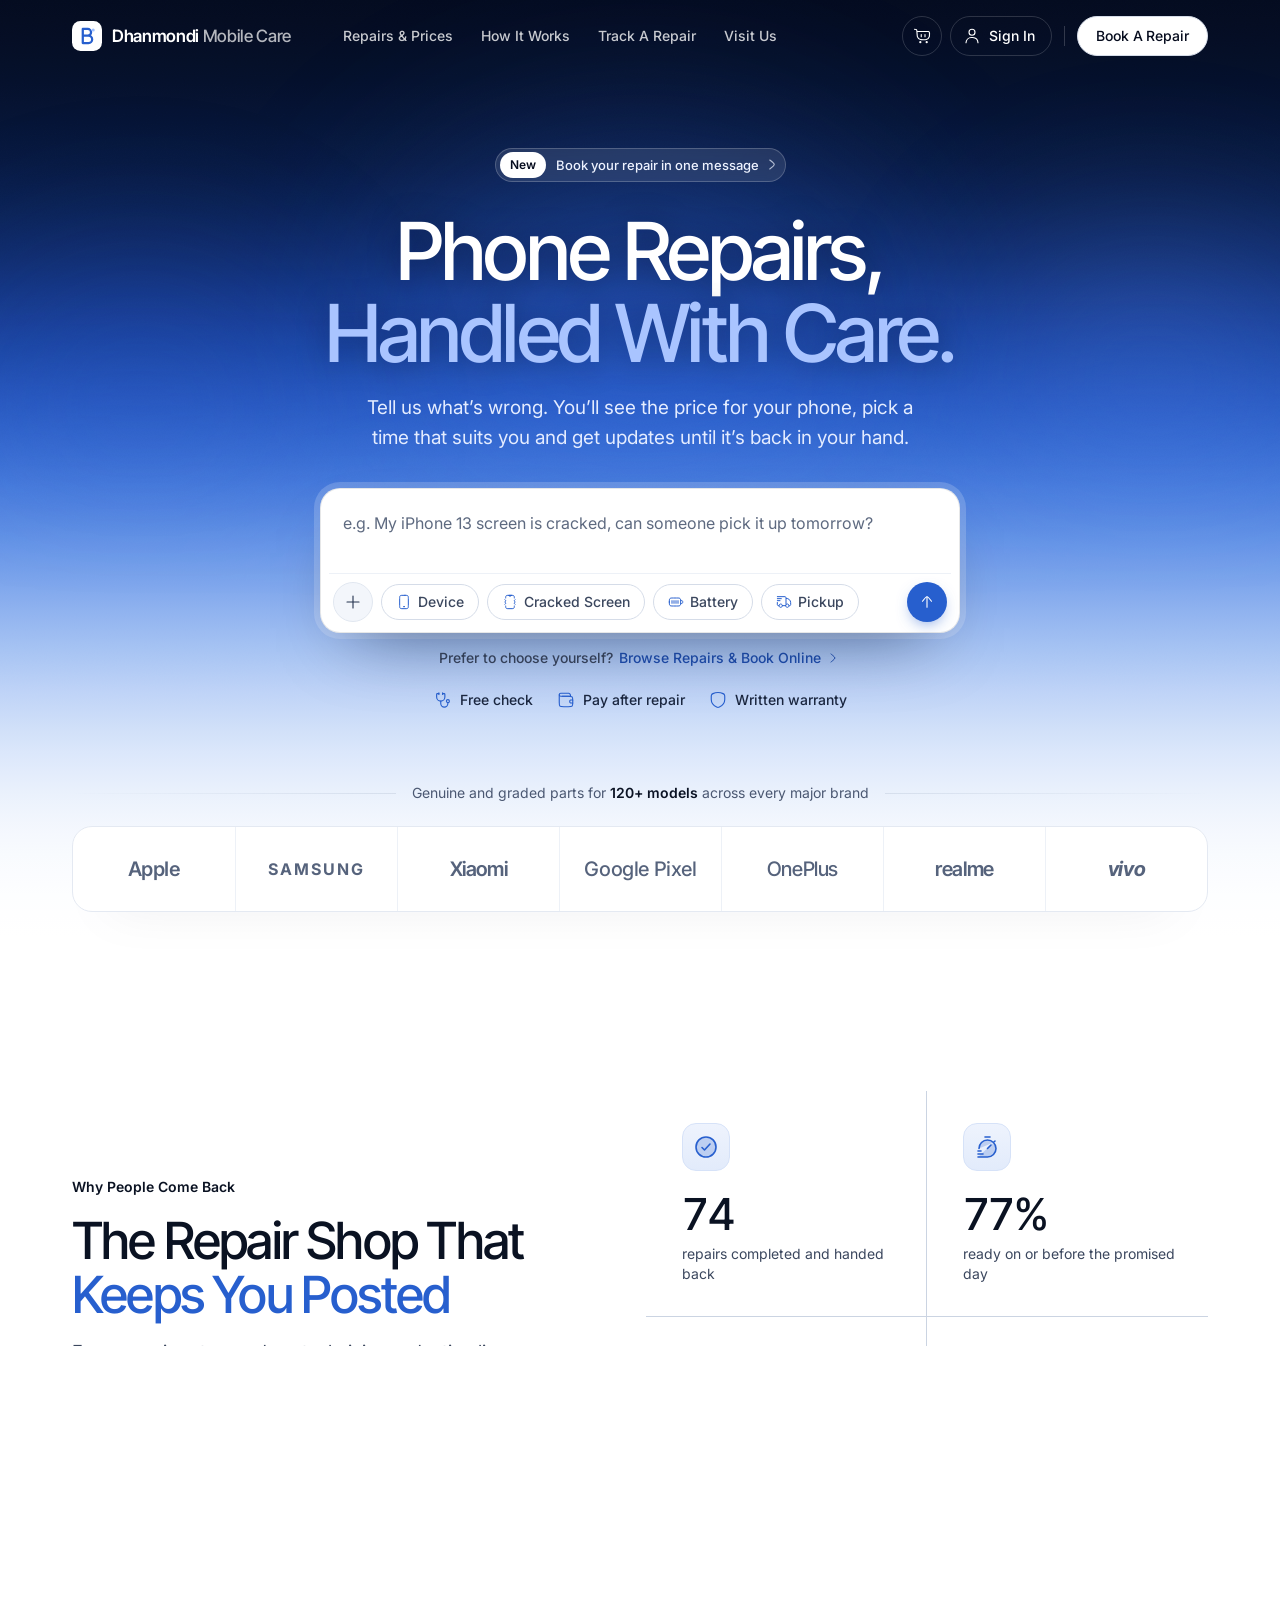
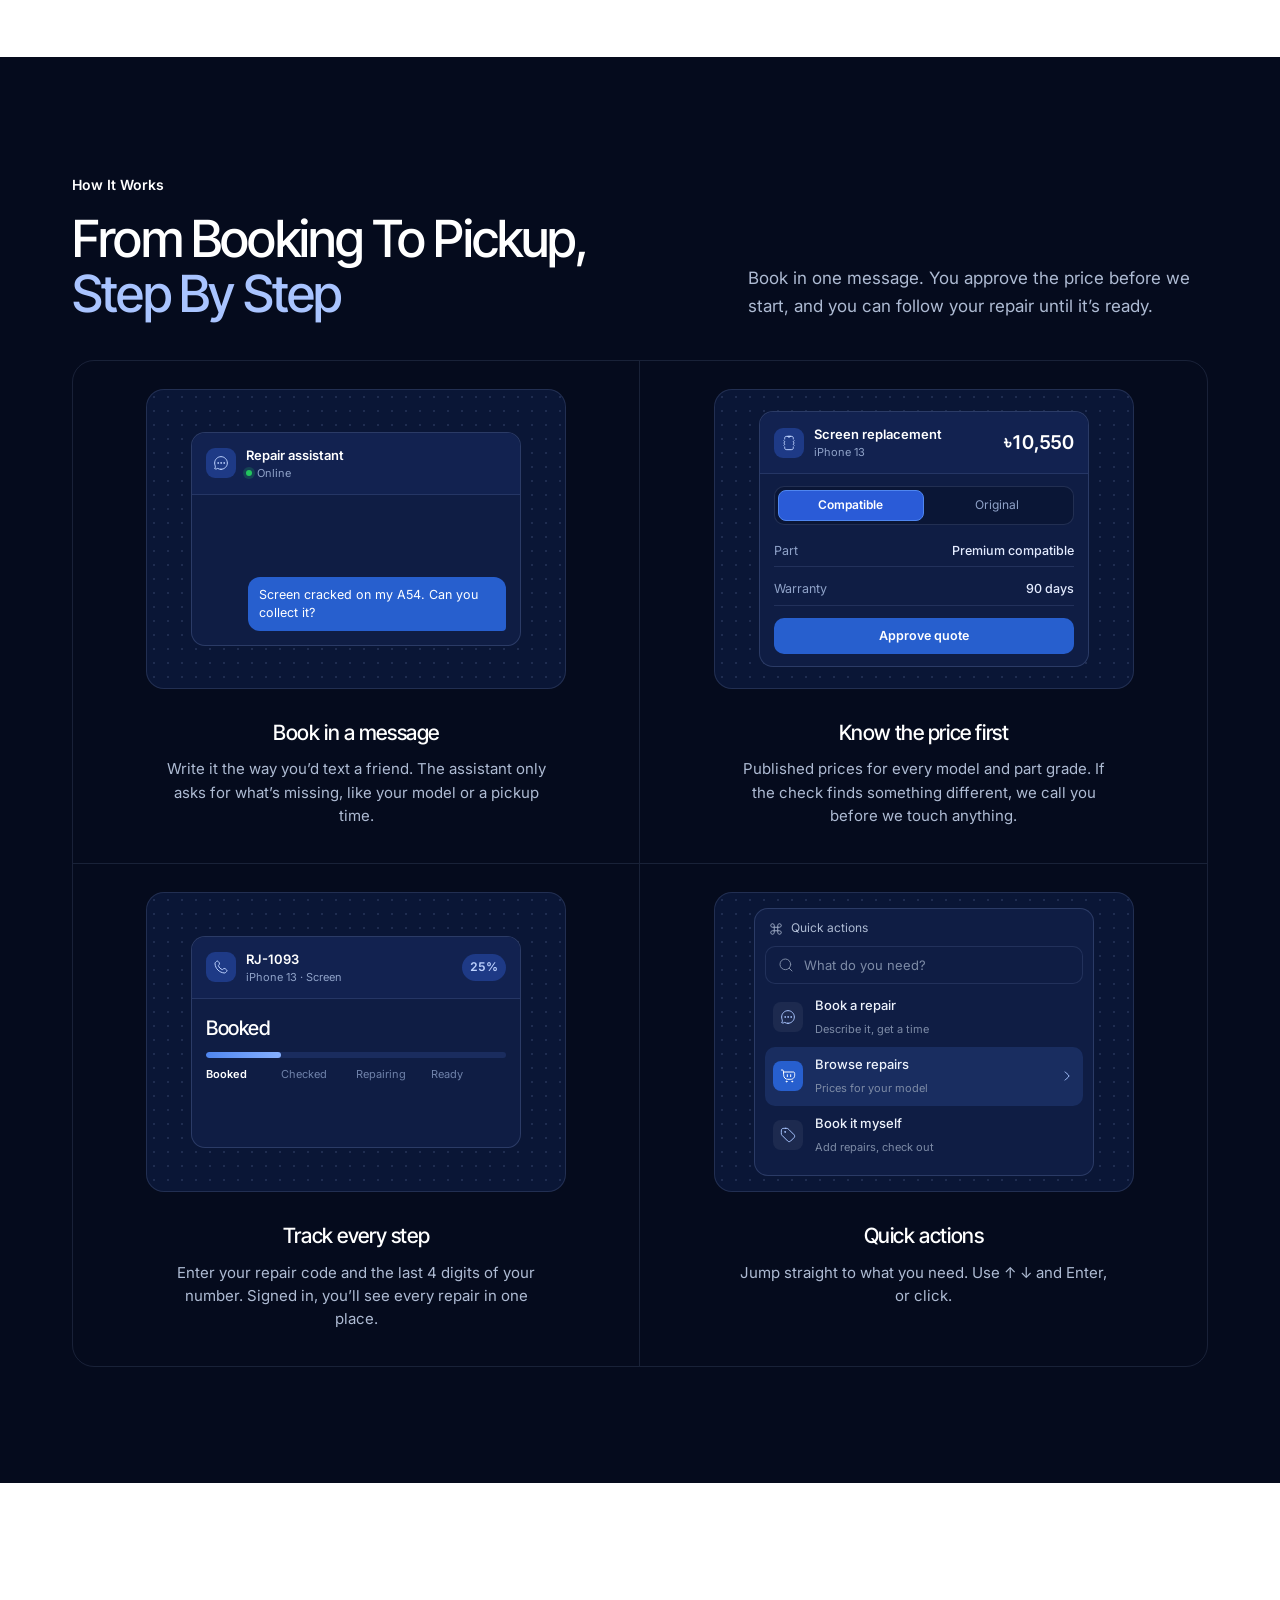
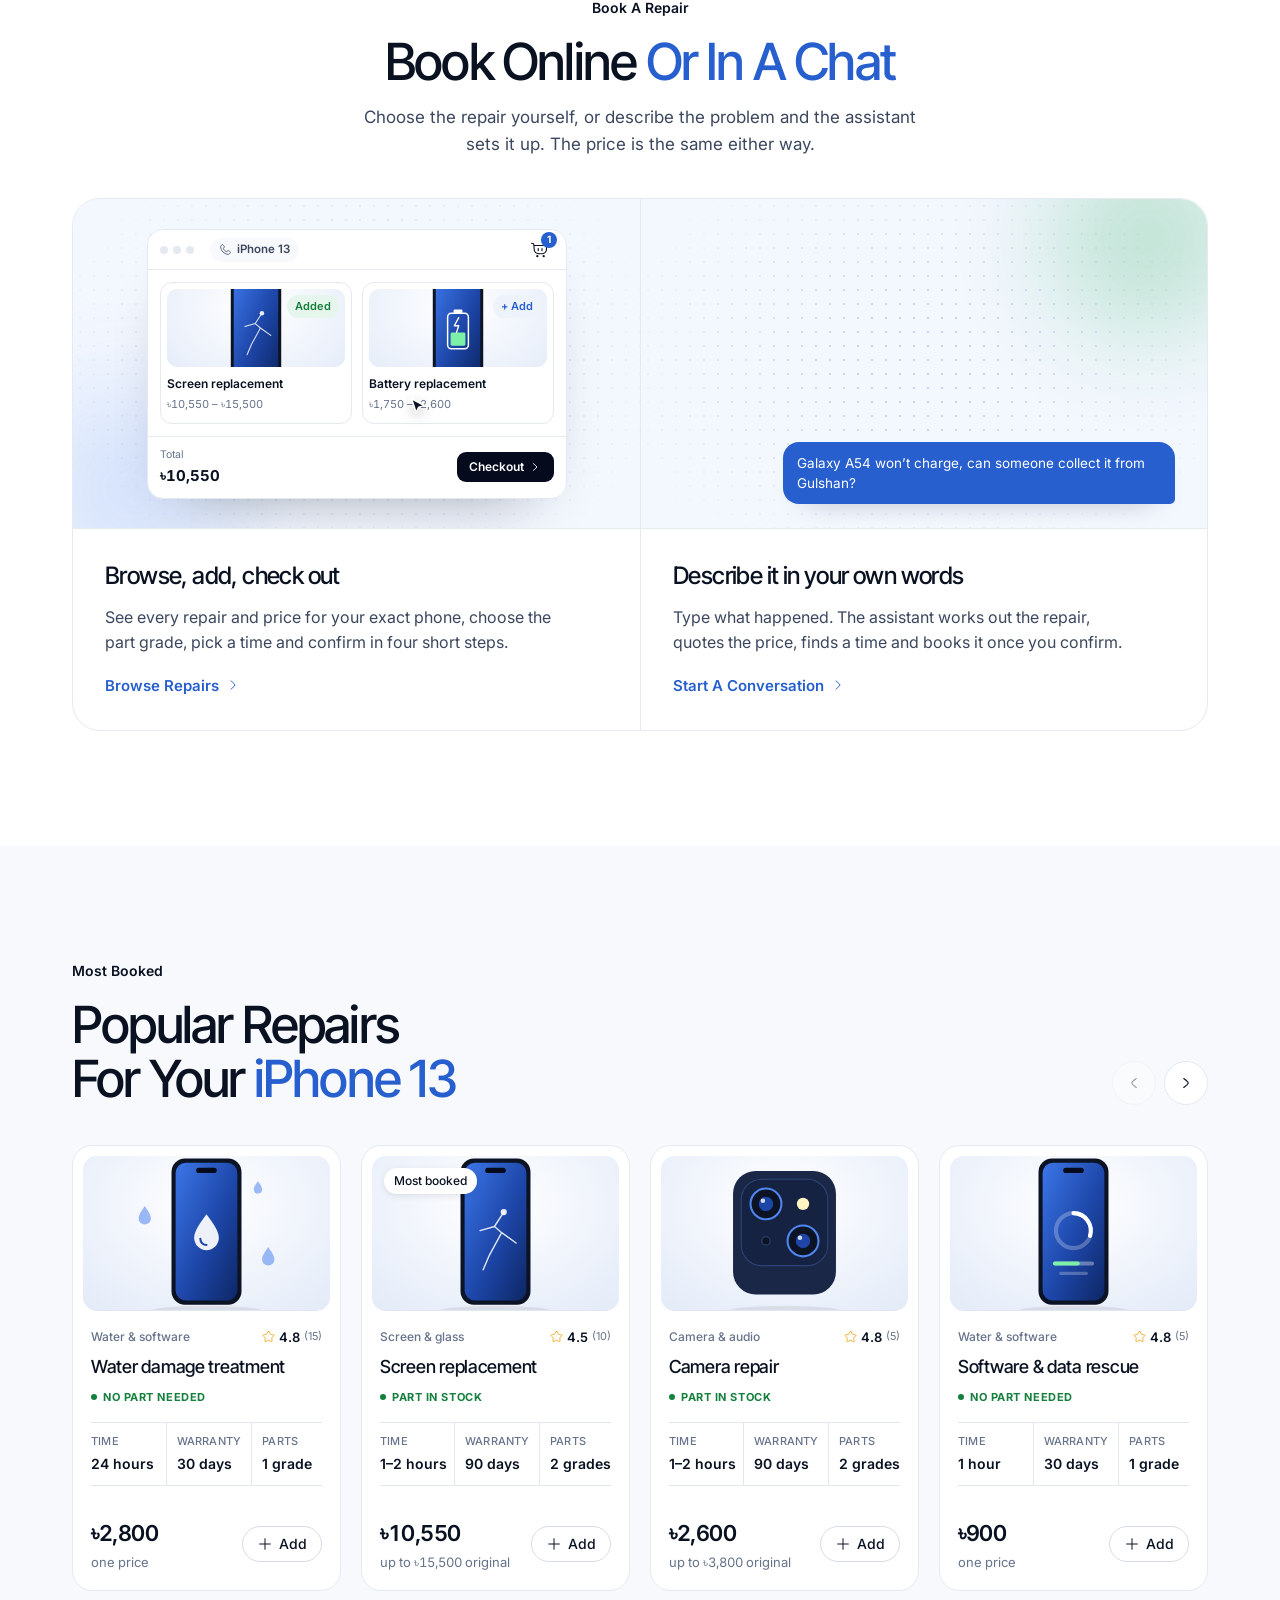
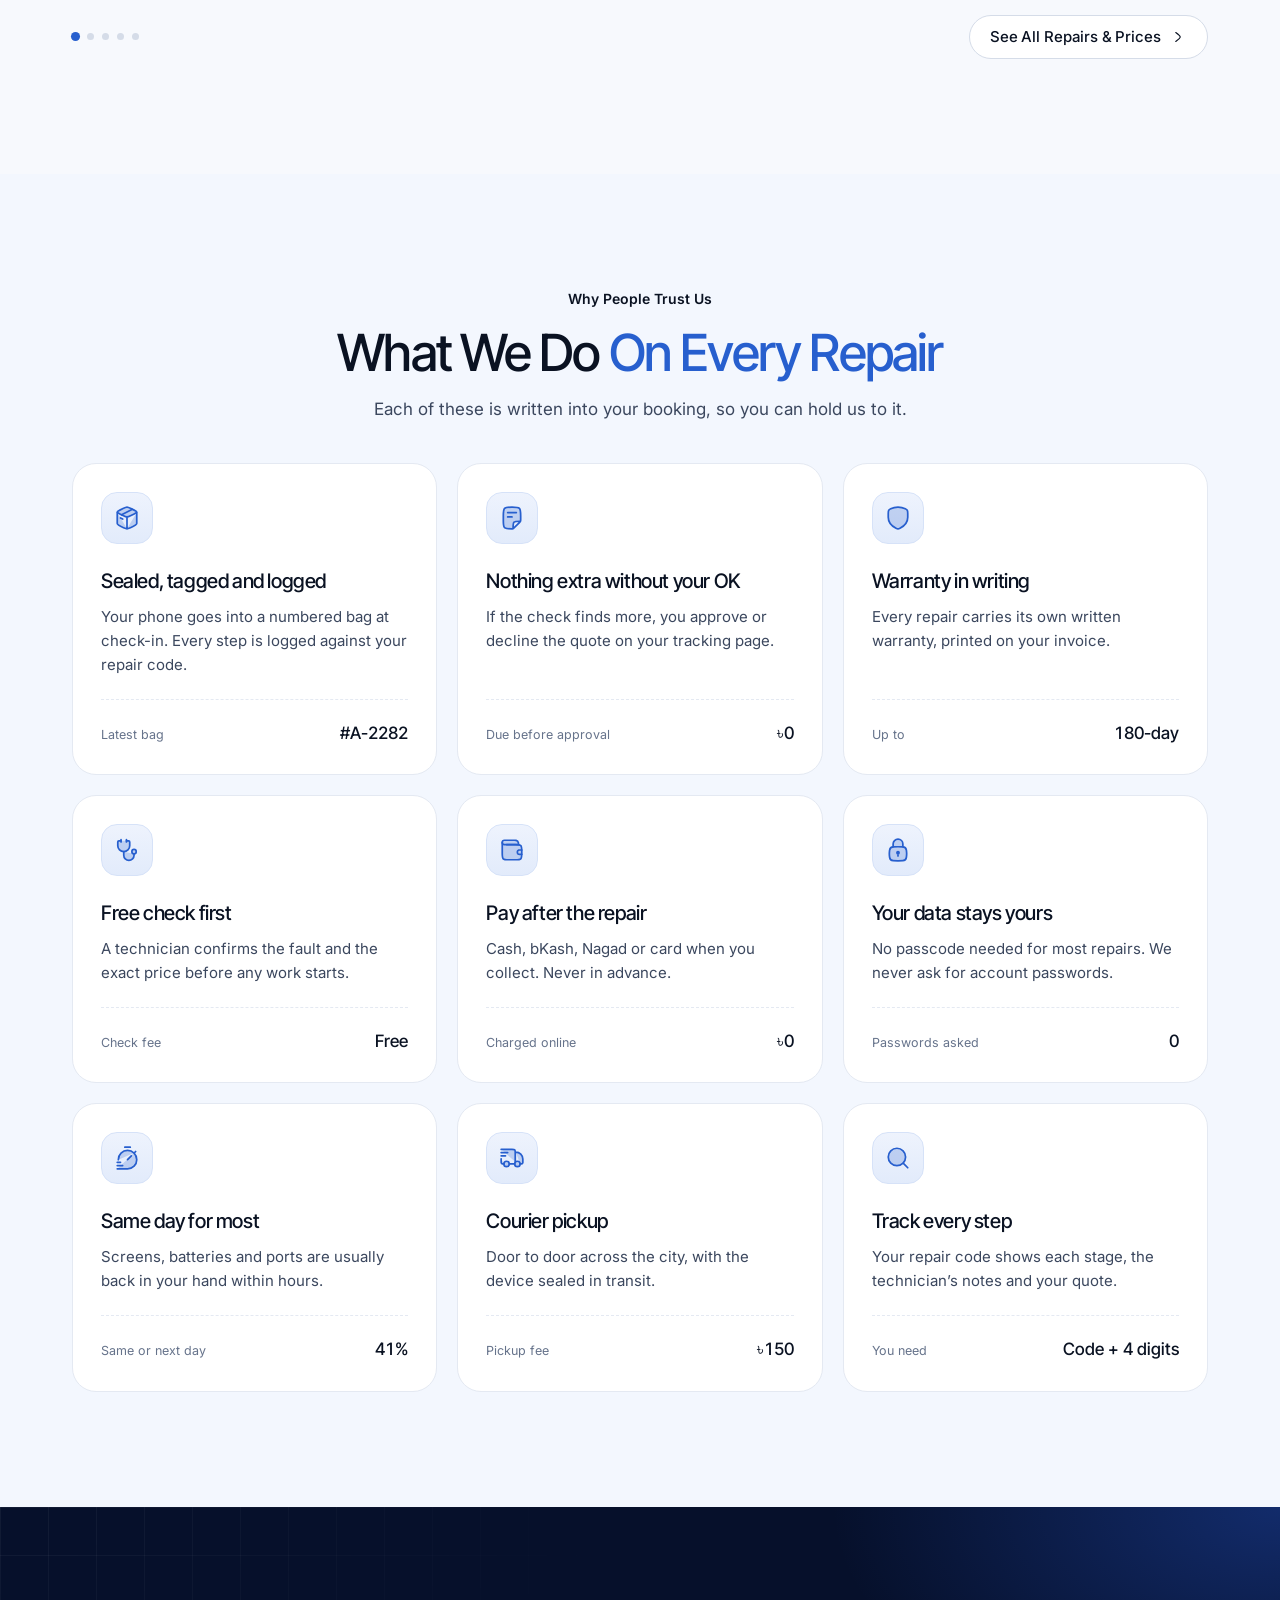
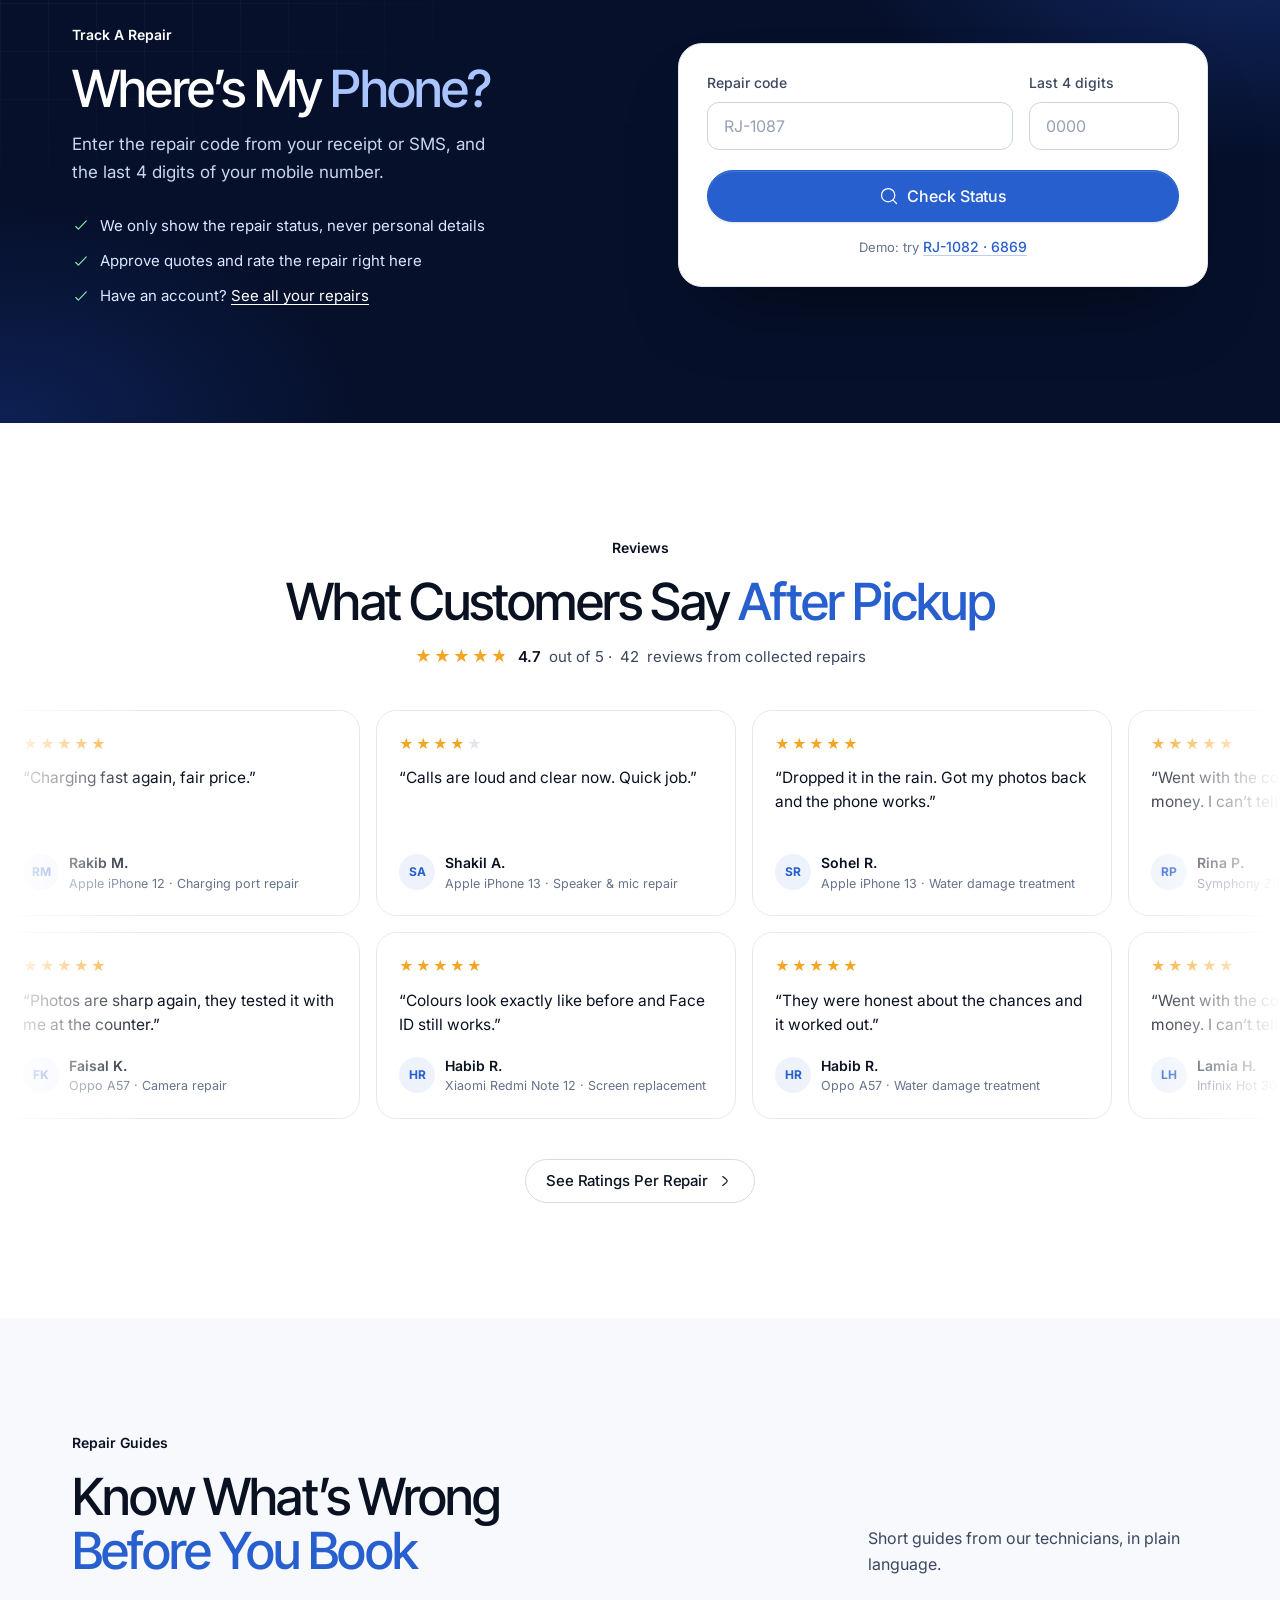
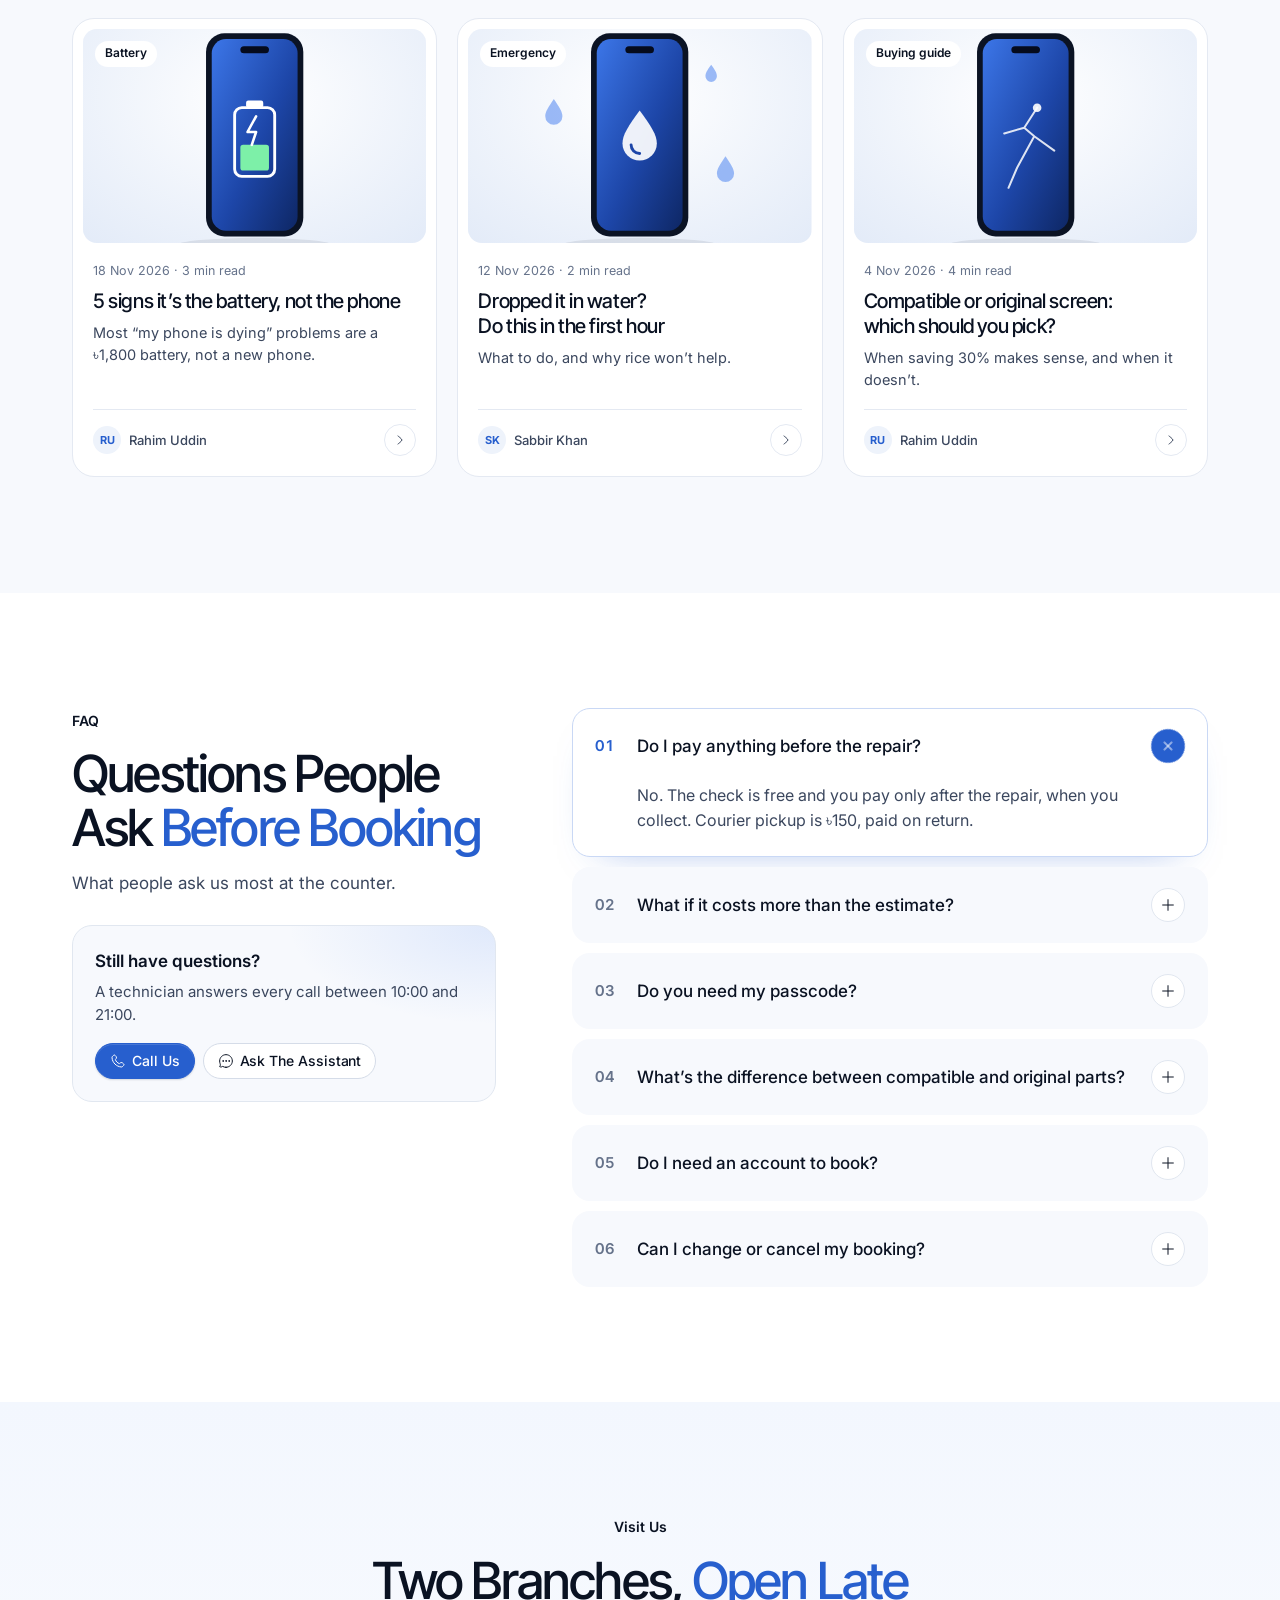
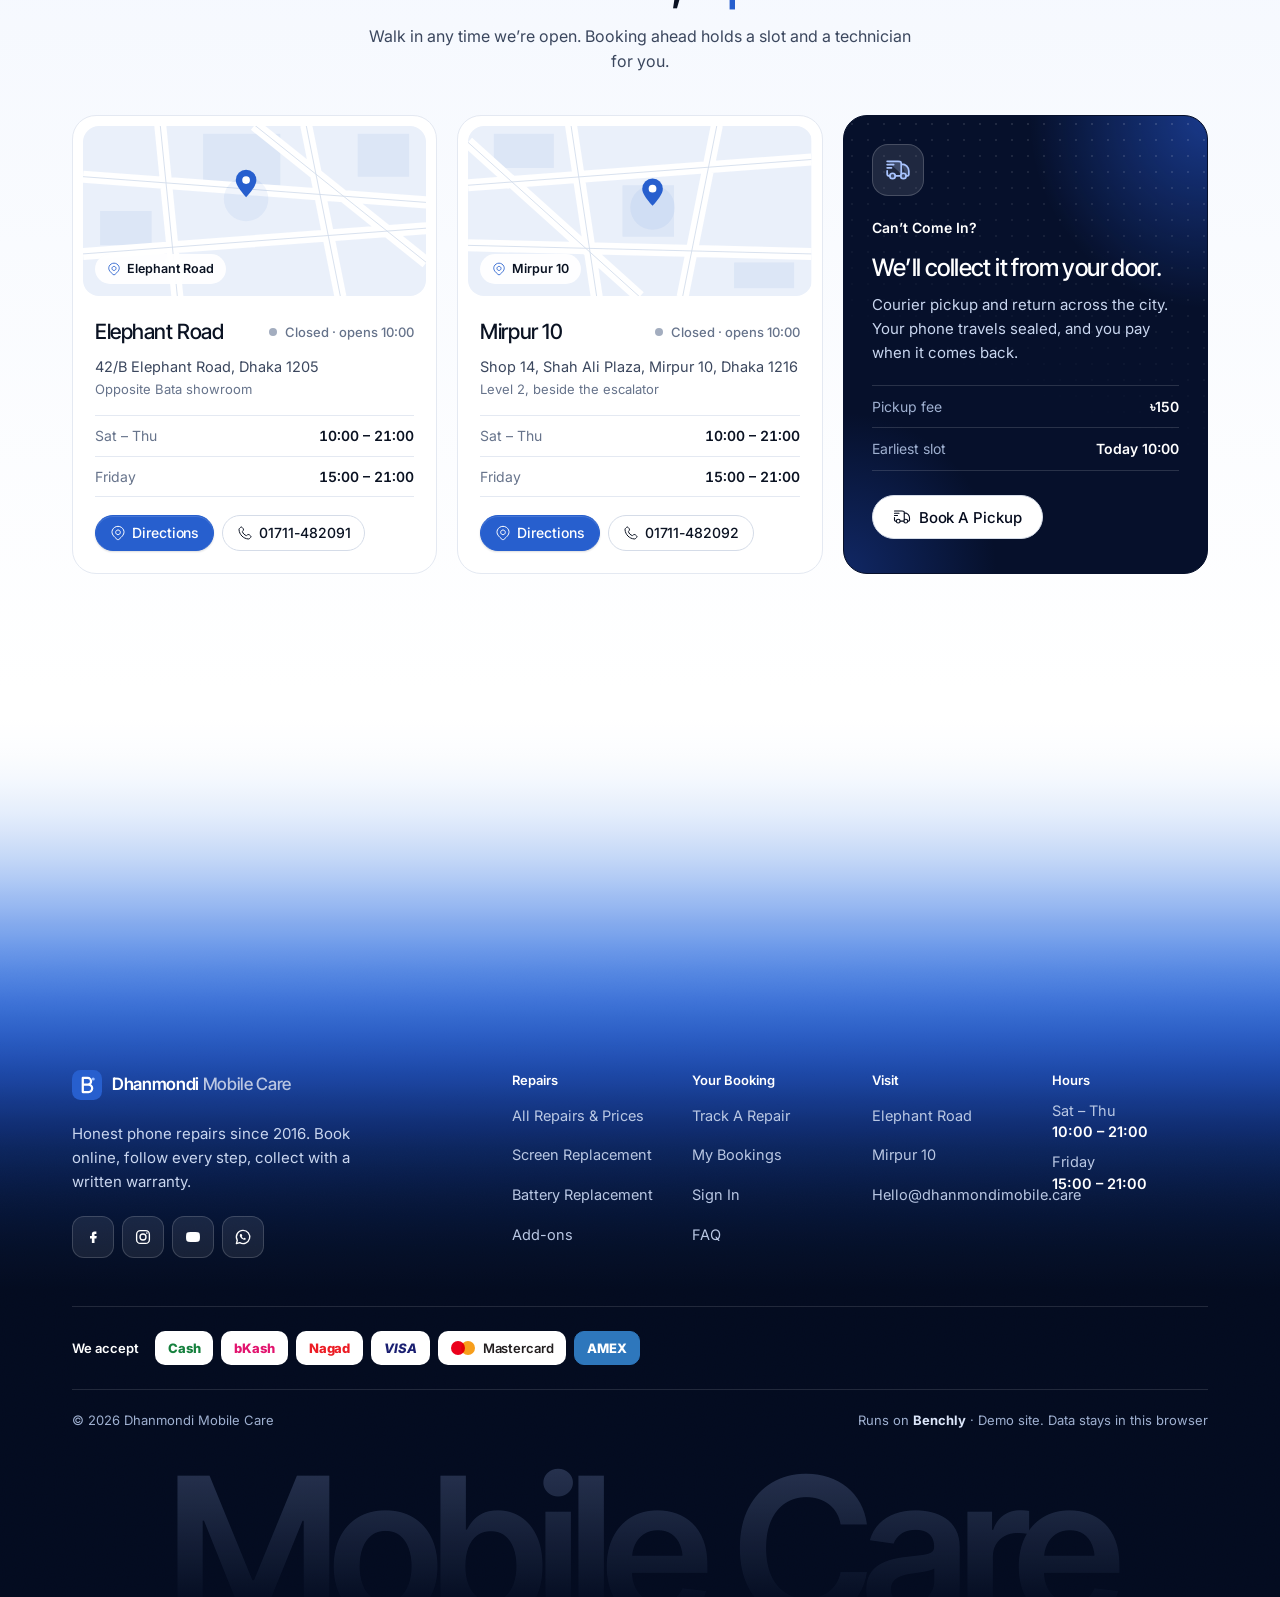
<file: site/index.html>
<!doctype html>
<html lang="en">
<head>
<meta charset="utf-8">
<meta name="viewport" content="width=device-width,initial-scale=1,viewport-fit=cover">
<title>Dhanmondi Mobile Care | Phone repair in Dhaka</title>
<meta name="description" content="Honest phone repair in Dhaka. See the price for your phone, book a time and track the repair. Screens, batteries, charging ports and more, each with a written warranty.">
<meta name="theme-color" content="#050B1D">
<link rel="icon" href="data:image/svg+xml,%3Csvg xmlns='http://www.w3.org/2000/svg' viewBox='0 0 32 32'%3E%3Crect width='32' height='32' rx='9' fill='%23275FCE'/%3E%3Cpath d='M12 10h8a2 2 0 0 1 2 2v12a2 2 0 0 1-2 2h-8a2 2 0 0 1-2-2V12a2 2 0 0 1 2-2Z' fill='none' stroke='white' stroke-width='2'/%3E%3C/svg%3E">
<link rel="preconnect" href="https://fonts.googleapis.com"><link rel="preconnect" href="https://fonts.gstatic.com" crossorigin>
<link href="https://fonts.googleapis.com/css2?family=Inter:wght@400;500;600&family=Inter+Tight:ital,wght@0,500;0,600;1,500;1,600&display=swap" rel="stylesheet">
<link rel="stylesheet" href="site.css?v=40"><link rel="stylesheet" href="pages.css?v=40"><link rel="stylesheet" href="lower.css?v=46">
<link rel="stylesheet" href="nx.css?v=104"><link rel="stylesheet" href="ui-kit.css?v=10">
<link rel="preconnect" href="https://api.fontshare.com" crossorigin><link rel="stylesheet" href="https://api.fontshare.com/v2/css?f[]=general-sans@400,500,600&display=swap">
</head>
<body data-page="home">
<a class="skip" href="#main">Skip to content</a>
<header class="nav" id="nav"></header>

<main id="main">
<!-- HERO -->
<section class="hero" id="top" data-theme="dark">
  <div class="hero-mesh" aria-hidden="true"><i class="m1"></i><i class="m2"></i><i class="m3"></i><i class="m4"></i></div>
  <div class="wrap hero-in">
    <button class="announce" type="button" data-ai-open><span class="tag">New</span>Book your repair in one message<span data-icon="right"></span></button>
    <h1>Phone repairs,<br><em>handled with care</em></h1>
    <p class="lede">Tell us what’s wrong. You’ll see the price for your phone, pick a time that suits you and get updates until it’s back in your hand.</p>
    <form class="composer" id="heroAsk" autocomplete="off">
      <label for="heroInput" class="sr">Describe what’s wrong with your phone</label>
      <textarea id="heroInput" rows="2" maxlength="300" placeholder="e.g. My iPhone 13 screen is cracked, can someone pick it up tomorrow?"></textarea>
      <div class="c-bar">
        <div class="c-more"><button type="button" class="c-plus" aria-label="More options" aria-expanded="false" data-plus data-icon="plus"></button>
          <div class="c-menu" role="menu" hidden><button role="menuitem" type="button" data-go="#track"><span data-icon="search"></span>Track a repair</button><button role="menuitem" type="button" data-go="repairs.html"><span data-icon="tag"></span>Browse repairs & prices</button><button role="menuitem" type="button" data-go="#book"><span data-icon="list"></span>Book it myself</button></div></div>
        <div class="c-chips" aria-label="Suggestions">
          <button type="button" data-fill="iPhone 13"><span data-icon="phoneDev"></span>Device</button>
          <button type="button" data-fill="cracked screen"><span data-icon="glass"></span>Cracked screen</button>
          <button type="button" data-fill="battery drains fast"><span data-icon="battery"></span>Battery</button>
          <button type="button" data-fill="pick it up tomorrow"><span data-icon="truck"></span>Pickup</button>
        </div>
        <span class="c-count" aria-hidden="true"><span data-icon="secure"></span>Private</span>
        <button class="c-send" type="submit" aria-label="Send to the repair assistant" data-icon="send"></button>
      </div>
    </form>
    <p class="hero-alt">Prefer to choose yourself? <a href="repairs.html">Browse repairs & book online<span data-icon="right"></span></a></p>
    <ul class="hero-trust"><li><span data-icon="diag"></span>Free check</li><li><span data-icon="wallet"></span>Pay after repair</li><li><span data-icon="shield"></span>Written warranty</li></ul>
  </div>
  <div class="wrap brands2" aria-label="Brands we repair"><p class="br-cap"><span class="br-line"></span><span>Genuine and graded parts for <b>120+ models</b> across every major brand</span><span class="br-line"></span></p><ul class="br-row"><li><b class="b-apple">Apple</b></li><li><b class="b-sam">SAMSUNG</b></li><li><b class="b-xi">Xiaomi</b></li><li><b class="b-g">Google Pixel</b></li><li><b class="b-op">OnePlus</b></li><li><b class="b-re">realme</b></li><li><b class="b-vi">vivo</b></li></ul></div>
</section>

<!-- PROOF -->
<section class="proof">
  <div class="wrap proof-in">
    <div class="proof-copy"><p class="eyebrow">Why people come back</p><h2>The repair shop that<br><em>keeps you posted</em></h2><p>Every repair gets a code, a technician and a timeline. You’ll know what’s happening without calling to ask.</p><a class="s-btn sm" href="#track"><span data-icon="right"></span>See how tracking works</a></div>
    <div class="stats" id="stats" aria-label="Shop numbers">
      <div class="stat"><span class="s-ic" data-duo="okCircle"></span><b data-stat="delivered">0</b><small>repairs completed and handed back</small></div>
      <div class="stat"><span class="s-ic" data-duo="timer"></span><b data-stat="onTime">0%</b><small>ready on or before the promised day</small></div>
      <div class="stat"><span class="s-ic" data-duo="shield"></span><b data-stat="warranty">0 days</b><small>standard repair warranty, in writing</small></div>
      <div class="stat"><span class="s-ic" data-duo="wallet"></span><b>৳0</b><small>to check your phone and quote a price</small></div>
    </div>
  </div>
  <div class="proof-glow" aria-hidden="true"></div>
</section>

<!-- HOW (dark bento) -->
<section class="dark" id="how" data-theme="dark">
  <div class="dark-mesh" aria-hidden="true"></div>
  <div class="wrap">
    <div class="dark-head"><div><p class="eyebrow light">How it works</p><h2>From booking to pickup,<br><em>step by step</em></h2></div><p>Book in one message. You approve the price before we start, and you can follow your repair until it’s ready.</p></div>
    <div class="bento">
      <article class="b-card"><div class="b-vis hw hw-chat" data-s="0" aria-hidden="true"><div class="hw-win">
          <div class="hw-bar"><span class="hw-av" data-icon="chat"></span><span class="hw-id"><b>Repair assistant</b><small><i></i>Online</small></span></div>
          <div class="hw-body">
            <div class="hm me">Screen cracked on my A54. Can you collect it?</div>
            <div class="hm typing"><span></span><span></span><span></span></div>
            <div class="hm bot">Yes. A Galaxy A54 screen is <b>৳5,100</b>. Courier today at 18:00?</div>
            <div class="hm done"><span data-icon="check"></span>Booked · RJ-1094</div>
          </div></div></div>
        <h3>Book in a message</h3><p>Write it the way you’d text a friend. The assistant only asks for what’s missing, like your model or a pickup time.</p></article>
      <article class="b-card"><div class="b-vis hw hw-quote" data-s="0" aria-hidden="true"><div class="hw-win">
          <div class="hw-bar"><span class="hw-av" data-icon="glass"></span><span class="hw-id"><b>Screen replacement</b><small>iPhone 13</small></span><strong id="qvPrice">৳10,550</strong></div>
          <div class="hw-body">
            <div class="qv-seg"><span>Compatible</span><span>Original</span><i></i></div>
            <div class="qv-r"><span>Part</span><b id="qvGrade">Premium compatible</b></div>
            <div class="qv-r"><span>Warranty</span><b id="qvWar">90 days</b></div>
            <div class="qv-btn"><span class="a">Approve quote</span><span class="b"><span data-icon="check"></span>Approved. Nothing paid yet</span></div>
          </div></div></div>
        <h3>Know the price first</h3><p>Published prices for every model and part grade. If the check finds something different, we call you before we touch anything.</p></article>
      <article class="b-card"><div class="b-vis hw hw-track" data-s="0" aria-hidden="true"><div class="hw-win">
          <div class="hw-bar"><span class="hw-av" data-icon="phone"></span><span class="hw-id"><b>RJ-1093</b><small>iPhone 13 · Screen</small></span><em class="tv-pct" id="tvPct">25%</em></div>
          <div class="hw-body">
            <b class="tv-title" id="tvTitle">Checked</b>
            <div class="tv-bar"><i></i></div>
            <ol class="tv-steps"><li>Booked</li><li>Checked</li><li>Repairing</li><li>Ready</li></ol>
            <p class="tv-note" id="tvNote"><span class="dot"></span>Rahim confirmed the fault · 11:04</p>
          </div></div></div>
        <h3>Track every step</h3><p>Enter your repair code and the last 4 digits of your number. Signed in, you’ll see every repair in one place.</p></article>
      <article class="b-card"><div class="b-vis hw qa" id="qa"><div class="hw-win qa-win">
          <div class="qa-h"><span data-icon="cmd"></span>Quick actions</div>
          <div class="qa-search"><span data-icon="search"></span><input id="qaInput" type="search" placeholder="What do you need?" aria-label="Filter quick actions"></div>
          <ul class="qa-list" role="list" id="qaList"></ul></div></div>
        <h3>Quick actions</h3><p>Jump straight to what you need. Use ↑ ↓ and Enter, or click.</p></article>
      <i class="b-cross" aria-hidden="true"></i>
    </div>
  </div>
</section>

<!-- TWO WAYS -->
<!-- ================= BOOK (two ways, dotted feature cards) ================= -->
<section class="nx nx-book" id="book">
  <div class="wrap">
    <header class="nx-head"><p class="nx-k">Book a repair</p><h2>Book online <em>or in a chat</em></h2><p>Choose the repair yourself, or describe the problem and the assistant sets it up. The price is the same either way.</p></header>
    <div class="fx-grid">
      <article class="fx-card">
        <div class="fx-vis" aria-hidden="true">
          <div class="bk-shop" data-s="0">
            <div class="bks-win">
              <div class="bks-bar"><span class="bks-dots"><i></i><i></i><i></i></span><span class="bks-dev"><span data-icon="phone"></span>iPhone 13</span><span class="bks-cart"><span data-icon="cart"></span><b id="bkCount">1</b></span></div>
              <div class="bks-grid">
                <div class="bk-p p1"><span class="bk-art" data-art="screen"></span><b>Screen replacement</b><small>৳10,550 – ৳15,500</small><i class="ok">Added</i></div>
                <div class="bk-p p2"><span class="bk-art" data-art="battery"></span><b>Battery replacement</b><small>৳1,750 – ৳2,600</small><i class="add">+ Add</i><i class="ok">Added</i></div>
              </div>
              <div class="bks-foot"><span><small>Total</small><b id="bkTotal">৳10,550</b></span><em>Checkout<span data-icon="right"></span></em></div>
              <svg class="bks-cur" width="22" height="22" viewBox="0 0 24 24"><path d="M5 3l14 7.5-6.2 1.6L10 18z" fill="#0B1324" stroke="#fff" stroke-width="1.6" stroke-linejoin="round"/></svg>
            </div>
          </div>
        </div>
        <div class="fx-txt"><h3>Browse, add, check out</h3><p>See every repair and price for your exact phone, choose the part grade, pick a time and confirm in four short steps.</p><a class="fx-a" href="repairs.html">Browse repairs<span data-icon="right"></span></a></div>
      </article>
      <article class="fx-card">
        <div class="fx-vis" aria-hidden="true">
          <div class="bk-chat" data-s="0">
            <div class="bc me">Galaxy A54 won’t charge, can someone collect it from Gulshan?</div>
            <div class="bc dots"><span></span><span></span><span></span></div>
            <div class="bc bot"><span class="bc-av" data-icon="chat"></span><span>Charging port repair is <b>৳800</b>. When should our courier come?</span></div>
            <div class="bc-chips"><span>Today 18:00</span><span>Tomorrow 10:00</span></div>
            <div class="bc-done"><span data-icon="check"></span><span><b>Booked · RJ-1094</b><small>Courier today 18:00</small></span></div>
          </div>
        </div>
        <div class="fx-txt"><h3>Describe it in your own words</h3><p>Type what happened. The assistant works out the repair, quotes the price, finds a time and books it once you confirm.</p><button class="fx-a" type="button" data-ai-open>Start a conversation<span data-icon="right"></span></button></div>
      </article>
    </div>
  </div>
</section>

<!-- ================= POPULAR (product cards) ================= -->
<section class="nx nx-pop" id="popular">
  <div class="wrap">
    <div class="nx-split"><div><p class="nx-k">Most booked</p><h2>Popular repairs for your <em data-dev-name>iPhone 13</em></h2></div>
      <div class="car-nav"><button type="button" class="car-b" data-car="-1" aria-label="Previous repairs" aria-controls="featGrid"><span data-icon="left"></span></button><button type="button" class="car-b" data-car="1" aria-label="Next repairs" aria-controls="featGrid"><span data-icon="right"></span></button></div></div>
    <div class="car" id="featCar"><div class="car-track" id="featGrid" role="list" aria-label="Most booked repairs" tabindex="0"></div></div>
    <div class="car-foot"><div class="car-dots" id="featDots" aria-hidden="true"></div><a class="s-btn" href="repairs.html">See all repairs & prices<span data-icon="right"></span></a></div>
  </div>
</section>


<!-- ================= TRUST (9 consistent cards, duotone icons) ================= -->
<section class="nx nx-prom">
  <div class="wrap">
    <header class="nx-head"><p class="nx-k">Why people trust us</p><h2>What we do <em>on every repair</em></h2><p>Each of these is written into your booking, so you can hold us to it.</p></header>
    <ul class="tc-grid"><li class="tc"><span class="tc-ic" data-duo="package"></span><h3>Sealed, tagged and logged</h3><p>Your phone goes into a numbered bag at check-in. Every step is logged against your repair code.</p><span class="tc-f"><small>Latest bag</small><b data-cfg="lastTag"></b></span></li><li class="tc"><span class="tc-ic" data-duo="file"></span><h3>Nothing extra without your OK</h3><p>If the check finds more, you approve or decline the quote on your tracking page.</p><span class="tc-f"><small>Due before approval</small><b>৳0</b></span></li><li class="tc"><span class="tc-ic" data-duo="shield"></span><h3>Warranty in writing</h3><p>Every repair carries its own written warranty, printed on your invoice.</p><span class="tc-f"><small>Up to</small><b data-cfg="maxWarranty"></b></span></li><li class="tc"><span class="tc-ic" data-duo="diag"></span><h3>Free check first</h3><p>A technician confirms the fault and the exact price before any work starts.</p><span class="tc-f"><small>Check fee</small><b>Free</b></span></li><li class="tc"><span class="tc-ic" data-duo="wallet"></span><h3>Pay after the repair</h3><p>Cash, bKash, Nagad or card when you collect. Never in advance.</p><span class="tc-f"><small>Charged online</small><b>৳0</b></span></li><li class="tc"><span class="tc-ic" data-duo="lock"></span><h3>Your data stays yours</h3><p>No passcode needed for most repairs. We never ask for account passwords.</p><span class="tc-f"><small>Passwords asked</small><b>0</b></span></li><li class="tc"><span class="tc-ic" data-duo="timer"></span><h3>Same day for most</h3><p>Screens, batteries and ports are usually back in your hand within hours.</p><span class="tc-f"><small>Same or next day</small><b data-cfg="sameDay"></b></span></li><li class="tc"><span class="tc-ic" data-duo="truck"></span><h3>Courier pickup</h3><p>Door to door across the city, with the device sealed in transit.</p><span class="tc-f"><small>Pickup fee</small><b data-cfg="pickup"></b></span></li><li class="tc"><span class="tc-ic" data-duo="search"></span><h3>Track every step</h3><p>Your repair code shows each stage, the technician’s notes and your quote.</p><span class="tc-f"><small>You need</small><b>Code + 4 digits</b></span></li></ul>
  </div>
</section>

<!-- ================= TRACK (dark band) ================= -->
<section class="nx nx-track" id="track" data-theme="dark">
  <div class="wrap tr-in">
    <div class="tr-copy"><p class="nx-k light">Track a repair</p><h2>Where’s my <em>phone?</em></h2><p>Enter the repair code from your receipt or SMS, and the last 4 digits of your mobile number.</p>
      <ul class="tr-list"><li><span data-icon="check"></span>We only show the repair status, never personal details</li><li><span data-icon="check"></span>Approve quotes and rate the repair right here</li><li><span data-icon="check"></span><span>Have an account? <a href="account.html#bookings">See all your repairs</a></span></li></ul></div>
    <div class="track-card">
      <form id="trackForm" novalidate>
        <div class="f-row"><div class="f"><label for="tCode">Repair code</label><input id="tCode" name="code" placeholder="RJ-1087" autocomplete="off" autocapitalize="characters" spellcheck="false"></div><div class="f sm"><label for="tPhone">Last 4 digits</label><input id="tPhone" name="last4" placeholder="0000" inputmode="numeric" maxlength="4" autocomplete="off"></div></div>
        <p class="f-err" id="tErr" role="alert"></p>
        <button class="s-btn primary block lg" type="submit"><span data-icon="search"></span>Check status</button>
        <p class="demo-hint" id="demoHint"></p>
      </form>
      <div id="trackOut" aria-live="polite"></div>
    </div>
  </div>
</section>

<!-- ================= REVIEWS (wall) ================= -->
<section class="nx nx-voices" id="reviews">
  <div class="wrap">
    <header class="nx-head"><p class="nx-k">Reviews</p><h2>What customers say <em>after pickup</em></h2><p class="vw-sum"><span class="vw-stars" id="vwStars"></span><b data-cfg="rating"></b> out of 5 · <span data-cfg="reviews"></span> reviews from collected repairs</p></header>
  </div>
  <div class="vw" id="voiceWall" aria-label="Customer reviews"><div class="vw-row" data-dir="l"></div><div class="vw-row" data-dir="r"></div></div>
  <div class="wrap nx-more"><a class="s-btn" href="repairs.html">See ratings per repair<span data-icon="right"></span></a></div>
</section>

<!-- ================= GUIDES (tips rail) ================= -->
<section class="nx nx-guides" id="guides">
  <div class="wrap">
    <div class="nx-split"><div><p class="nx-k">Repair guides</p><h2>Know what’s wrong <em>before you book</em></h2></div><p class="nx-side">Short guides from our technicians, in plain language.</p></div>
    <div class="ar-grid" id="gdGrid"></div>
  </div>
</section>

<section class="nx lw-faq" id="faq">
  <div class="wrap lf-in">
    <div class="lf-side"><p class="nx-k">FAQ</p><h2>Questions people ask <em>before booking</em></h2><p>What people ask us most at the counter.</p>
      <div class="lf-help"><b>Still have questions?</b><p>A technician answers every call between <span data-cfg="callHours"></span>.</p><div><a class="s-btn sm primary" href="#" data-cfg-tel><span data-icon="phone"></span>Call us</a><button class="s-btn sm" type="button" data-ai-open><span data-icon="chat"></span>Ask the assistant</button></div></div></div>
    <div class="lf-list">
      <details open><summary><span class="n">01</span><span class="q">Do I pay anything before the repair?</span><span class="fx" data-icon="plus"></span></summary><p>No. The check is free and you pay only after the repair, when you collect. Courier pickup is <span data-cfg="pickup"></span>, paid on return.</p></details>
      <details><summary><span class="n">02</span><span class="q">What if it costs more than the estimate?</span><span class="fx" data-icon="plus"></span></summary><p>We send you a quote with the reason and the new price. You approve or decline it on your tracking page or in your account, and we don’t start until you do. Decline, and you pay nothing and take your phone back.</p></details>
      <details><summary><span class="n">03</span><span class="q">Do you need my passcode?</span><span class="fx" data-icon="plus"></span></summary><p>For most repairs, no. For final testing we may ask you to unlock it in person. We never ask for passwords to your accounts.</p></details>
      <details><summary><span class="n">04</span><span class="q">What’s the difference between compatible and original parts?</span><span class="fx" data-icon="plus"></span></summary><p>Original parts come from the manufacturer where available. Premium compatible parts are tested high-grade replacements that cost less. Both carry the same warranty.</p></details>
      <details><summary><span class="n">05</span><span class="q">Do I need an account to book?</span><span class="fx" data-icon="plus"></span></summary><p>No. You can book as a guest. An account shows every repair linked to your number and lets you reschedule or cancel online.</p></details>
      <details><summary><span class="n">06</span><span class="q">Can I change or cancel my booking?</span><span class="fx" data-icon="plus"></span></summary><p>Yes, for free, any time before your phone reaches us. Use your account, reply to our SMS or tell the assistant.</p></details>
    </div>
  </div>
</section>

<!-- ================= VISIT ================= -->
<section class="nx nx-visit" id="visit">
  <div class="wrap">
    <header class="nx-head"><p class="nx-k">Visit us</p><h2>Two branches, <em>open late</em></h2><p id="visitNow"></p></header>
    <div class="visit-grid" id="visitGrid"></div>
  </div>
</section>

</main>

<footer class="foot" id="foot"></footer>

<script src="../js/icons.js?v=9"></script><script src="site-icons.js?v=3"></script><script src="../js/core.js?v=9"></script><script src="../js/ui.js?v=9"></script><script src="../js/domain.js?v=10"></script><script src="../js/shopcfg.js?v=5"></script><script src="../js/auth.js?v=9"></script>
<script src="bridge.js?v=96"></script><script src="assistant.js?v=131"></script><script src="shop.js?v=142"></script><script src="account.js?v=99"></script><script src="layout.js?v=131"></script><script src="guides.js?v=96"></script><script src="home.js?v=96"></script>
</body>
</html>
</file>
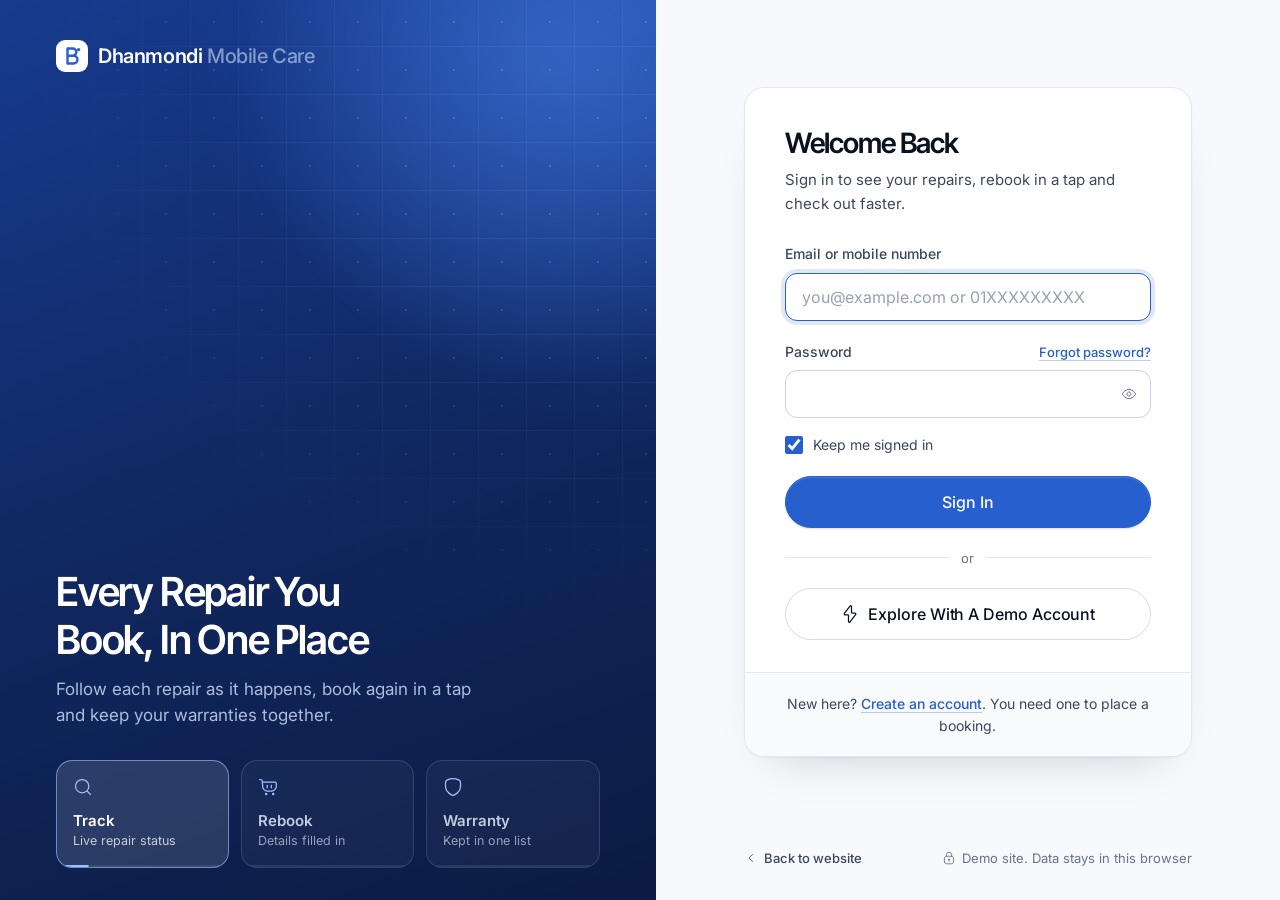
<file: site/account.html>
<!doctype html>
<html lang="en">
<head>
<meta charset="utf-8">
<meta name="viewport" content="width=device-width,initial-scale=1,viewport-fit=cover">
<title>My account | Dhanmondi Mobile Care</title>
<meta name="theme-color" content="#F7F9FD">
<link rel="icon" href="data:image/svg+xml,%3Csvg xmlns='http://www.w3.org/2000/svg' viewBox='0 0 32 32'%3E%3Crect width='32' height='32' rx='9' fill='%23275FCE'/%3E%3Cpath d='M12 10h8a2 2 0 0 1 2 2v12a2 2 0 0 1-2 2h-8a2 2 0 0 1-2-2V12a2 2 0 0 1 2-2Z' fill='none' stroke='white' stroke-width='2'/%3E%3C/svg%3E">
<link rel="preconnect" href="https://fonts.googleapis.com"><link rel="preconnect" href="https://fonts.gstatic.com" crossorigin>
<link href="https://fonts.googleapis.com/css2?family=Inter:wght@400;500;600&family=Inter+Tight:ital,wght@0,500;0,600;1,500;1,600&display=swap" rel="stylesheet">
<link rel="stylesheet" href="site.css?v=40"><link rel="stylesheet" href="pages.css?v=40"><link rel="stylesheet" href="lower.css?v=41">
<link rel="stylesheet" href="nx.css?v=104"><link rel="stylesheet" href="ui-kit.css?v=10">
<link rel="preconnect" href="https://api.fontshare.com" crossorigin><link rel="stylesheet" href="https://api.fontshare.com/v2/css?f[]=general-sans@400,500,600&display=swap">
</head>
<body data-page="account">
<a class="skip" href="#main">Skip to content</a>
<header class="nav" id="nav"></header>
<main id="main" class="acc-page"><div class="ph-mesh soft" aria-hidden="true"><i></i><i></i><i></i></div>
  <div class="wrap acc-grid"><aside class="acc-side" id="accSide"></aside><div class="acc-main" id="accMain"></div></div>
</main>
<footer class="foot" id="foot"></footer>
<script src="../js/icons.js?v=9"></script><script src="site-icons.js?v=3"></script><script src="../js/core.js?v=9"></script><script src="../js/ui.js?v=9"></script><script src="../js/domain.js?v=10"></script><script src="../js/shopcfg.js?v=5"></script><script src="../js/auth.js?v=9"></script>
<script src="bridge.js?v=96"></script><script src="assistant.js?v=131"></script><script src="shop.js?v=142"></script><script src="account.js?v=99"></script><script src="layout.js?v=131"></script>
<script>boot(() => Account.init());</script>
</body>
</html>
</file>
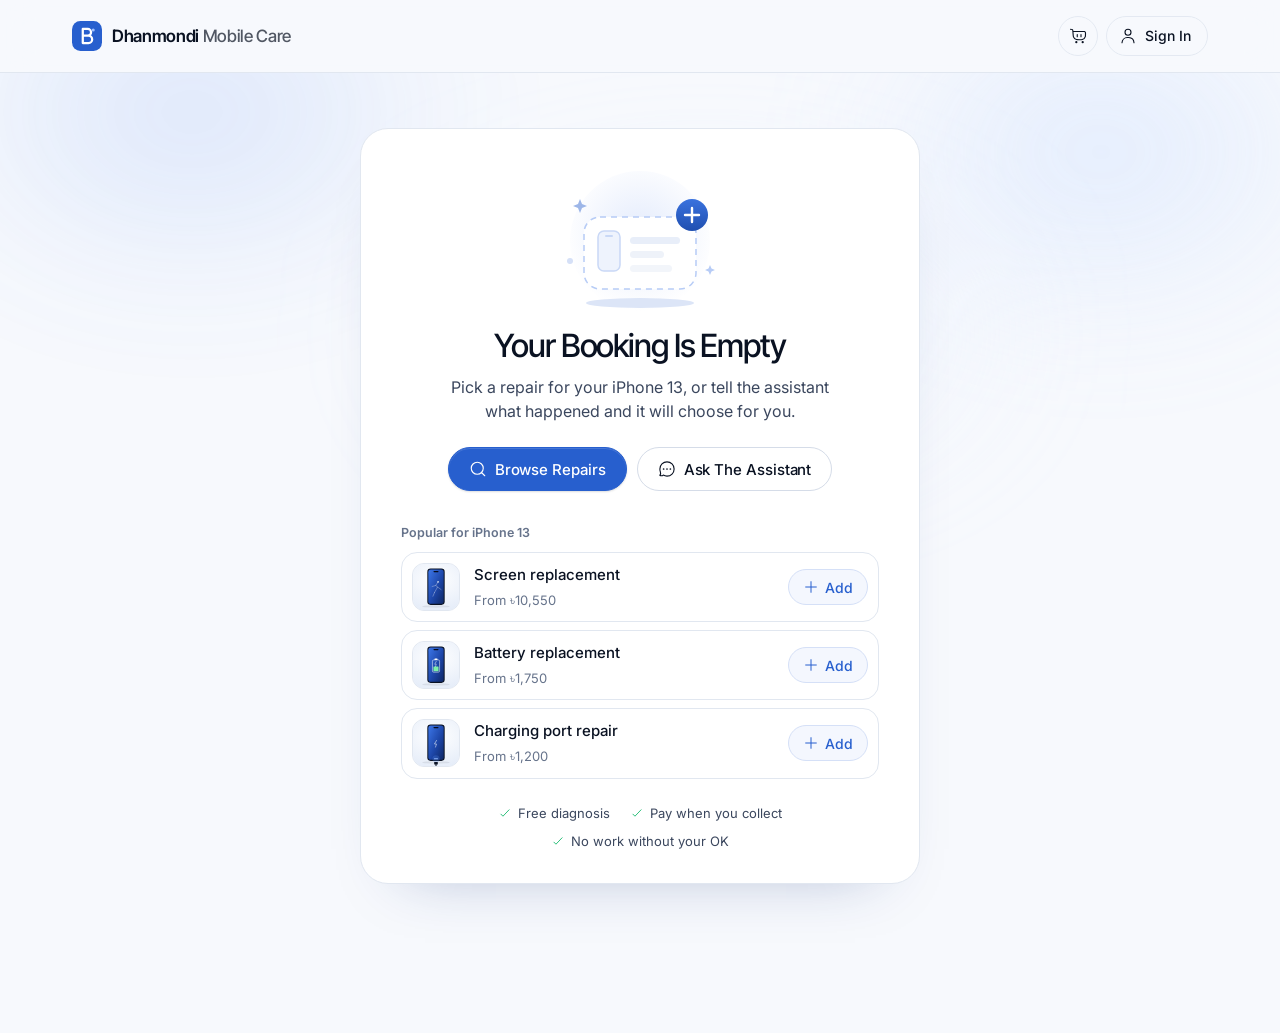
<file: site/checkout.html>
<!doctype html>
<html lang="en">
<head>
<meta charset="utf-8">
<meta name="viewport" content="width=device-width,initial-scale=1,viewport-fit=cover">
<title>Checkout | Dhanmondi Mobile Care</title>
<meta name="theme-color" content="#F7F9FD">
<link rel="icon" href="data:image/svg+xml,%3Csvg xmlns='http://www.w3.org/2000/svg' viewBox='0 0 32 32'%3E%3Crect width='32' height='32' rx='9' fill='%23275FCE'/%3E%3Cpath d='M12 10h8a2 2 0 0 1 2 2v12a2 2 0 0 1-2 2h-8a2 2 0 0 1-2-2V12a2 2 0 0 1 2-2Z' fill='none' stroke='white' stroke-width='2'/%3E%3C/svg%3E">
<link rel="preconnect" href="https://fonts.googleapis.com"><link rel="preconnect" href="https://fonts.gstatic.com" crossorigin>
<link href="https://fonts.googleapis.com/css2?family=Inter:wght@400;500;600&family=Inter+Tight:ital,wght@0,500;0,600;1,500;1,600&display=swap" rel="stylesheet">
<link rel="stylesheet" href="site.css?v=40"><link rel="stylesheet" href="pages.css?v=40"><link rel="stylesheet" href="lower.css?v=41">
<link rel="stylesheet" href="nx.css?v=104"><link rel="stylesheet" href="ui-kit.css?v=10">
<link rel="preconnect" href="https://api.fontshare.com" crossorigin><link rel="stylesheet" href="https://api.fontshare.com/v2/css?f[]=general-sans@400,500,600&display=swap">
</head>
<body data-page="checkout">
<a class="skip" href="#main">Skip to content</a>
<header class="nav" id="nav"></header>
<main id="main" class="ck-page"><div class="ph-mesh soft" aria-hidden="true"><i></i><i></i><i></i></div><div class="wrap ck-main" id="ckMain"></div></main>
<script src="../js/icons.js?v=9"></script><script src="site-icons.js?v=3"></script><script src="../js/core.js?v=9"></script><script src="../js/ui.js?v=9"></script><script src="../js/domain.js?v=10"></script><script src="../js/shopcfg.js?v=5"></script><script src="../js/auth.js?v=9"></script>
<script src="bridge.js?v=96"></script><script src="assistant.js?v=131"></script><script src="shop.js?v=142"></script><script src="account.js?v=99"></script><script src="layout.js?v=131"></script>
<script>boot(() => Checkout.init());</script>
</body>
</html>
</file>
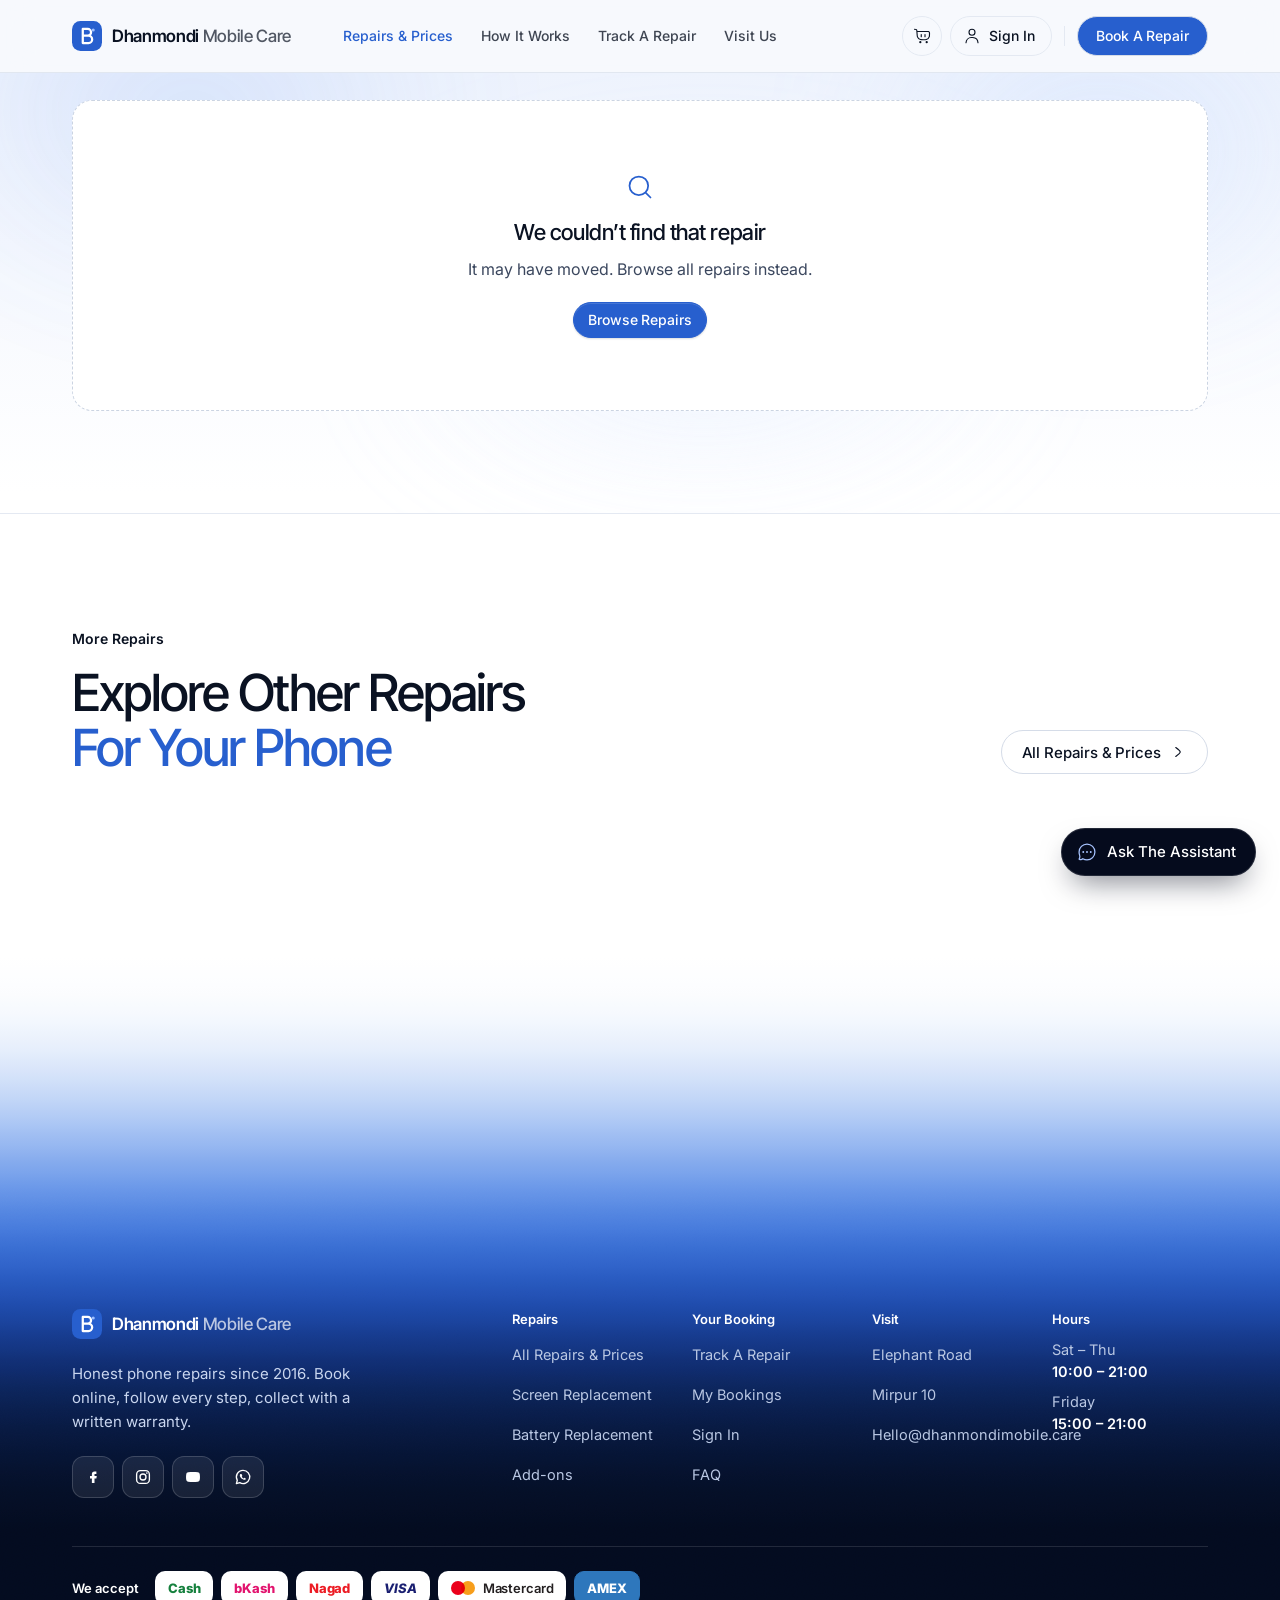
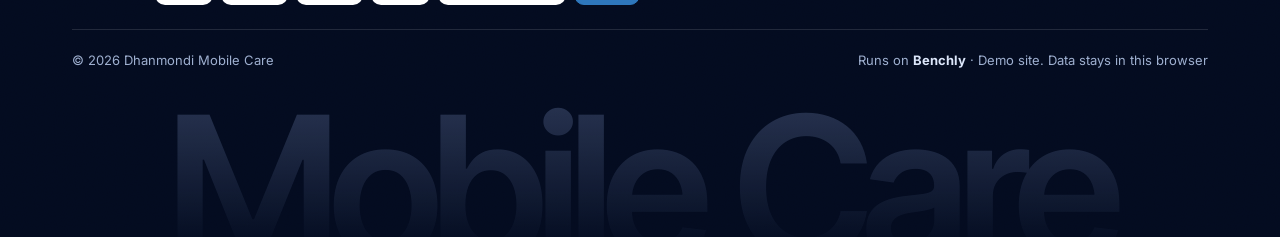
<file: site/repair.html>
<!doctype html>
<html lang="en">
<head>
<meta charset="utf-8">
<meta name="viewport" content="width=device-width,initial-scale=1,viewport-fit=cover">
<title>Repair | Dhanmondi Mobile Care</title>
<meta name="theme-color" content="#F7F9FD">
<link rel="icon" href="data:image/svg+xml,%3Csvg xmlns='http://www.w3.org/2000/svg' viewBox='0 0 32 32'%3E%3Crect width='32' height='32' rx='9' fill='%23275FCE'/%3E%3Cpath d='M12 10h8a2 2 0 0 1 2 2v12a2 2 0 0 1-2 2h-8a2 2 0 0 1-2-2V12a2 2 0 0 1 2-2Z' fill='none' stroke='white' stroke-width='2'/%3E%3C/svg%3E">
<link rel="preconnect" href="https://fonts.googleapis.com"><link rel="preconnect" href="https://fonts.gstatic.com" crossorigin>
<link href="https://fonts.googleapis.com/css2?family=Inter:wght@400;500;600&family=Inter+Tight:ital,wght@0,500;0,600;1,500;1,600&display=swap" rel="stylesheet">
<link rel="stylesheet" href="site.css?v=40"><link rel="stylesheet" href="pages.css?v=40"><link rel="stylesheet" href="lower.css?v=41"><link rel="stylesheet" href="pdp.css?v=40">
<link rel="stylesheet" href="nx.css?v=104"><link rel="stylesheet" href="ui-kit.css?v=10">
<link rel="preconnect" href="https://api.fontshare.com" crossorigin><link rel="stylesheet" href="https://api.fontshare.com/v2/css?f[]=general-sans@400,500,600&display=swap">
</head>
<body data-page="repair">
<a class="skip" href="#main">Skip to content</a>
<header class="nav" id="nav"></header>
<main id="main">
<section class="pdp-wrap"><div class="ph-mesh soft" aria-hidden="true"><i></i><i></i><i></i></div><div class="wrap" id="pdp"></div></section>
<section class="nx related">
  <div class="wrap">
    <div class="nx-split"><div><p class="nx-k">More repairs</p><h2>Explore other repairs <em>for your phone</em></h2></div><a class="s-btn" href="repairs.html">All repairs & prices<span data-icon="right"></span></a></div>
    <div class="p-grid four" id="related"></div>
  </div>
</section>
</main>
<footer class="foot" id="foot"></footer>
<script src="../js/icons.js?v=9"></script><script src="site-icons.js?v=3"></script><script src="../js/core.js?v=9"></script><script src="../js/ui.js?v=9"></script><script src="../js/domain.js?v=10"></script><script src="../js/shopcfg.js?v=5"></script><script src="../js/auth.js?v=9"></script>
<script src="bridge.js?v=96"></script><script src="assistant.js?v=131"></script><script src="shop.js?v=142"></script><script src="account.js?v=99"></script><script src="pdp.js?v=100"></script><script src="guides.js?v=96"></script><script src="layout.js?v=131"></script>
<script>boot(() => Shop.initProduct());</script>
</body>
</html>
</file>
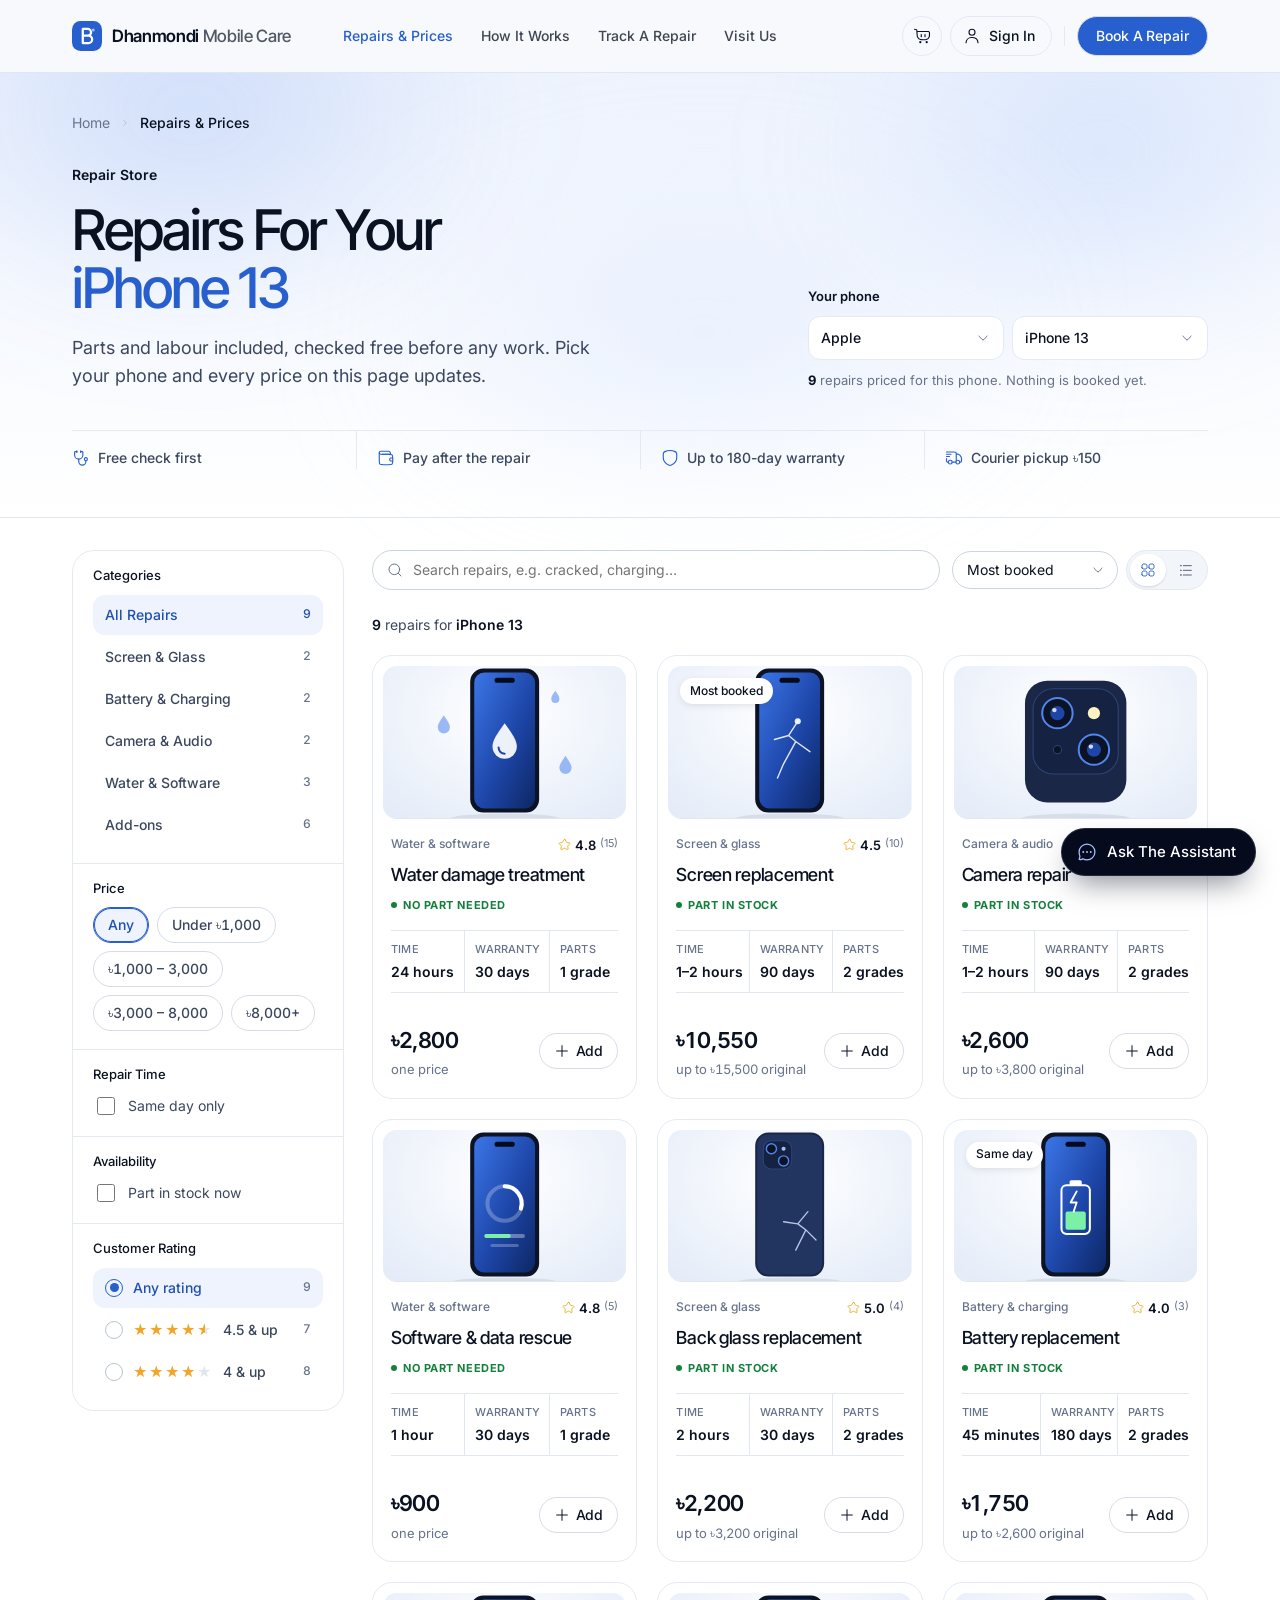
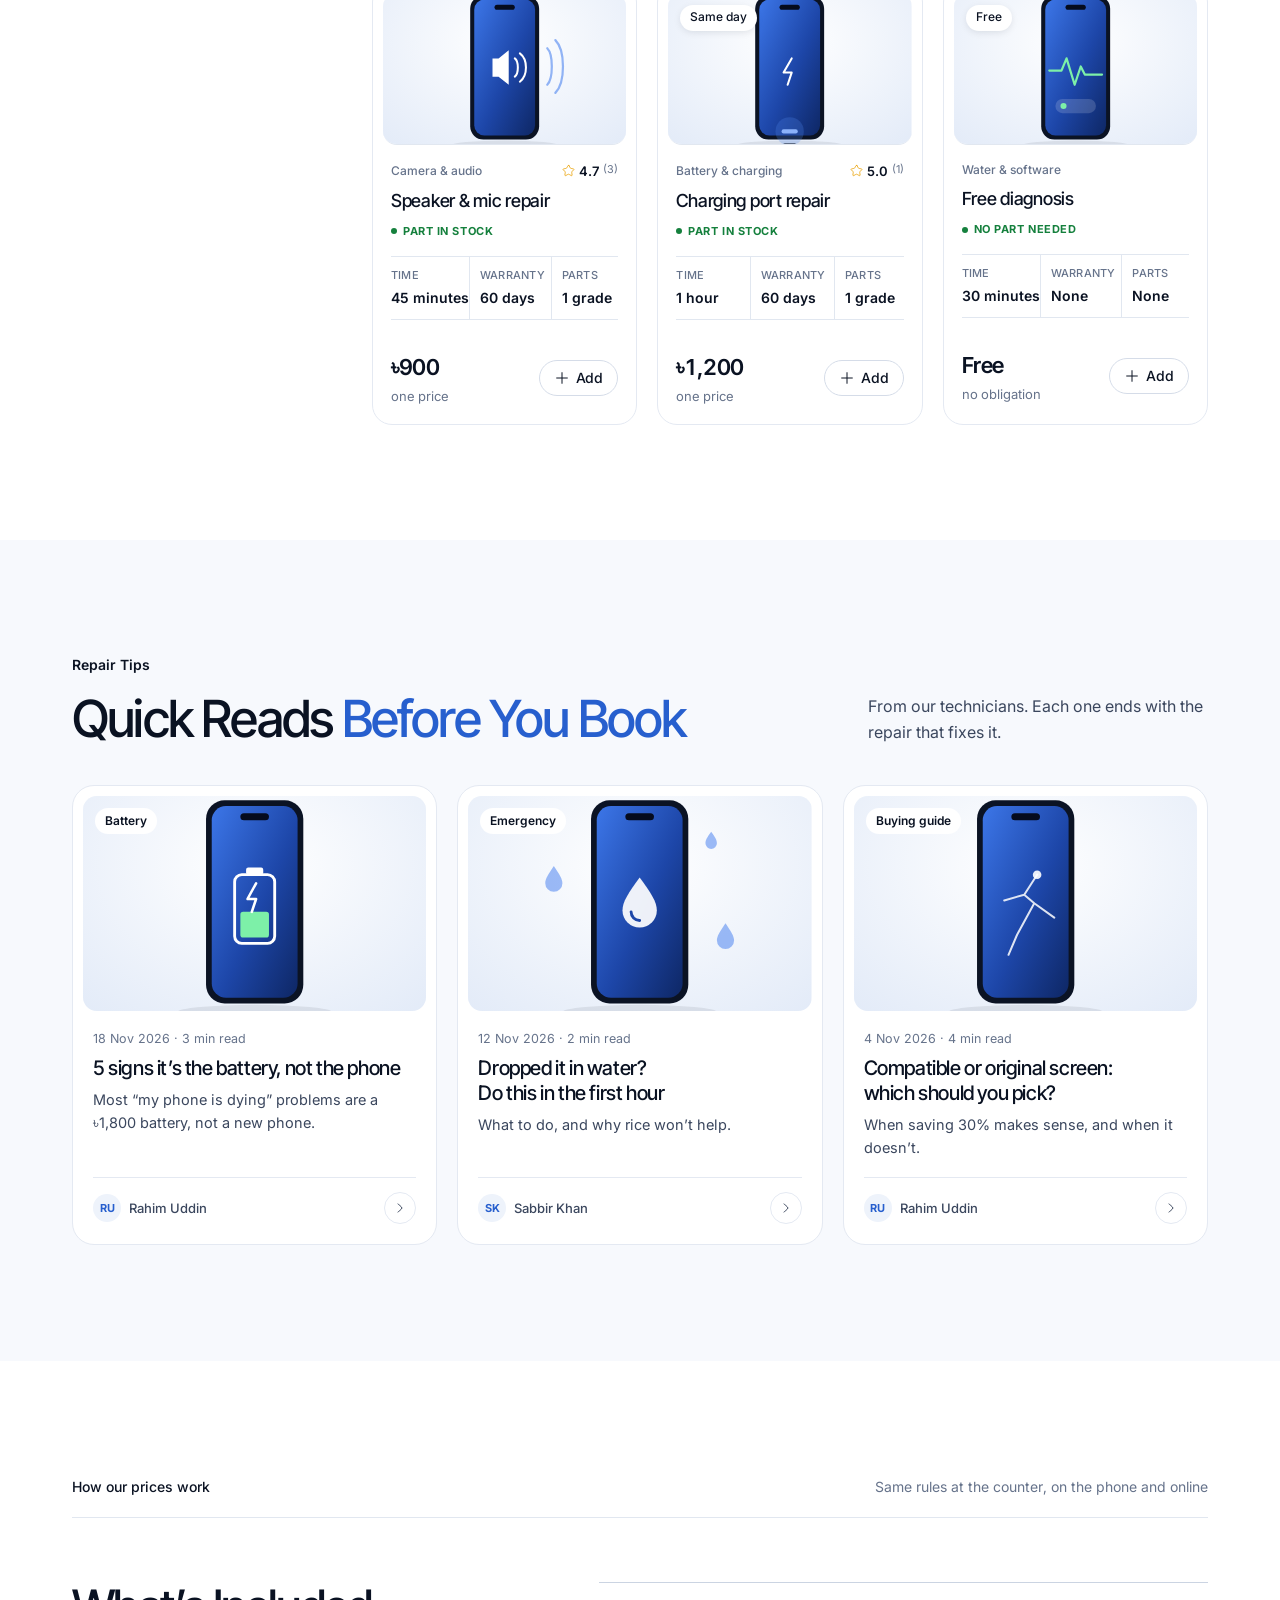
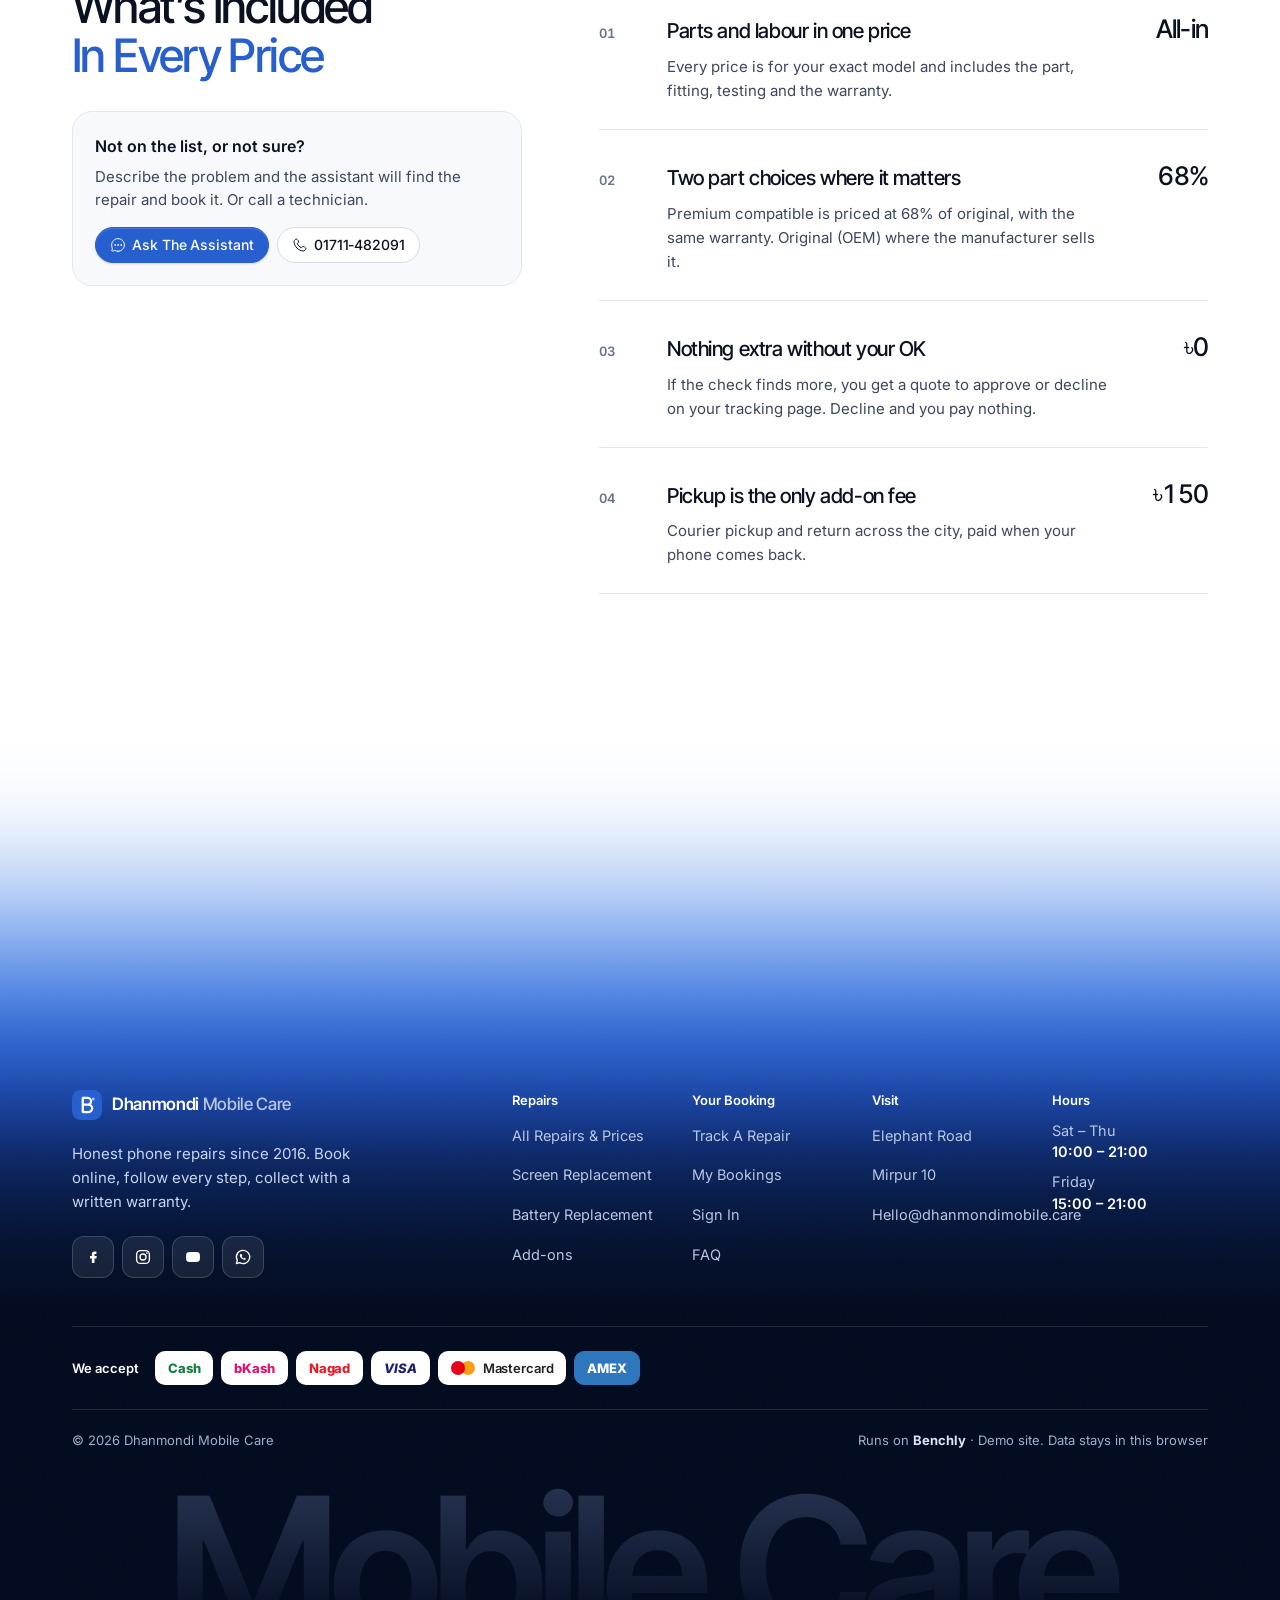
<file: site/repairs.html>
<!doctype html>
<html lang="en">
<head>
<meta charset="utf-8">
<meta name="viewport" content="width=device-width,initial-scale=1,viewport-fit=cover">
<title>Repairs & prices | Dhanmondi Mobile Care</title>
<meta name="theme-color" content="#F7F9FD">
<link rel="icon" href="data:image/svg+xml,%3Csvg xmlns='http://www.w3.org/2000/svg' viewBox='0 0 32 32'%3E%3Crect width='32' height='32' rx='9' fill='%23275FCE'/%3E%3Cpath d='M12 10h8a2 2 0 0 1 2 2v12a2 2 0 0 1-2 2h-8a2 2 0 0 1-2-2V12a2 2 0 0 1 2-2Z' fill='none' stroke='white' stroke-width='2'/%3E%3C/svg%3E">
<link rel="preconnect" href="https://fonts.googleapis.com"><link rel="preconnect" href="https://fonts.gstatic.com" crossorigin>
<link href="https://fonts.googleapis.com/css2?family=Inter:wght@400;500;600&family=Inter+Tight:ital,wght@0,500;0,600;1,500;1,600&display=swap" rel="stylesheet">
<link rel="stylesheet" href="site.css?v=40"><link rel="stylesheet" href="pages.css?v=41"><link rel="stylesheet" href="lower.css?v=54">
<link rel="stylesheet" href="nx.css?v=104"><link rel="stylesheet" href="ui-kit.css?v=10">
<link rel="preconnect" href="https://api.fontshare.com" crossorigin><link rel="stylesheet" href="https://api.fontshare.com/v2/css?f[]=general-sans@400,500,600&display=swap">
</head>
<body data-page="repairs">
<a class="skip" href="#main">Skip to content</a>
<header class="nav" id="nav"></header>
<main id="main">
<section class="page-hero"><div class="ph-mesh" aria-hidden="true"><i></i><i></i><i></i></div>
  <div class="wrap ph-in"><nav class="crumbs" aria-label="Breadcrumb"><a href="index.html">Home</a><span data-icon="right" data-size="14"></span><span aria-current="page">Repairs & prices</span></nav>
    <div class="ph-row ph2"><div class="ph2-copy"><p class="eyebrow">Repair store</p><h1>Repairs for your<br><em data-dev-name>iPhone 13</em></h1><p class="ph-sub">Parts and labour included, checked free before any work. Pick your phone and every price on this page updates.</p></div>
      <div class="ph2-dev"><p class="ps-h">Your phone</p><div id="catDev"></div><p class="ph2-note"><b data-svc-count>9</b> repairs priced for this phone. Nothing is booked yet.</p></div></div>
    <ul class="ph-trust"><li><span data-icon="diag"></span>Free check first</li><li><span data-icon="wallet"></span>Pay after the repair</li><li><span data-icon="shield"></span><span>Up to <span data-cfg="maxWarranty"></span> warranty</span></li><li><span data-icon="truck"></span><span>Courier pickup <span data-cfg="pickup"></span></span></li></ul></div></section>
<section class="store plp"><div class="wrap plp-in">
  <aside class="plp-side" aria-label="Filters">
    <div class="ps-box"><h2 class="ps-h">Categories</h2><div class="cat-list" id="catTabs" role="tablist" aria-label="Categories" aria-orientation="vertical"></div></div>
    <div class="ps-box"><h2 class="ps-h">Price</h2><div class="pr-chips" id="fPrice" role="radiogroup" aria-label="Price"></div></div>
    <div class="ps-box"><h2 class="ps-h">Repair time</h2><label class="chk"><input type="checkbox" id="fSame"><span>Same day only</span></label></div>
    <div class="ps-box"><h2 class="ps-h">Availability</h2><label class="chk"><input type="checkbox" id="fStock"><span>Part in stock now</span></label></div>
    <div class="ps-box"><h2 class="ps-h">Customer rating</h2><div class="rate-list" id="fRate" role="radiogroup" aria-label="Minimum rating"></div></div>
    <button type="button" class="ps-clear" id="fClear" hidden>Clear all filters</button>
  </aside>
  <div class="plp-main">
    <div class="store-bar">
      <div class="sb-row sb2">
        <div class="search-in"><span data-icon="search"></span><label for="pSearch" class="sr">Search repairs</label><input id="pSearch" type="search" placeholder="Search repairs, e.g. cracked, charging…" autocomplete="off"></div>
        <div class="store-tools">
          <div class="sel sm"><label for="sortBy" class="sr">Sort</label><select id="sortBy"><option value="popular">Most booked</option><option value="low">Price: low to high</option><option value="high">Price: high to low</option><option value="fast">Fastest</option></select><span data-icon="down"></span></div>
          <div class="view-seg" role="radiogroup" aria-label="View"><button type="button" role="radio" data-view="grid" aria-checked="true" aria-label="Cards"><span data-icon="grid"></span></button><button type="button" role="radio" data-view="board" aria-checked="false" aria-label="Price board"><span data-icon="list"></span></button></div>
          <button type="button" class="s-btn sm plp-ftog" id="fOpen" aria-controls="plpSide" aria-expanded="false"><span data-icon="filter"></span>Filters</button>
        </div>
      </div>
      <div class="sb-meta"><p class="p-count" id="pCount" aria-live="polite"></p><div class="f-chips" id="fChips"></div></div>
    </div>
    <p class="shop-note" id="shopNote" hidden><span data-icon="info"></span>Add-ons are reserved from our shelf and handed over with your repaired phone. Stock is live.</p>
    <div class="p-grid" id="pGrid"></div>
  </div>
</div></section>

<section class="nx nx-guides plp-tips">
  <div class="wrap">
    <div class="nx-split"><div><p class="nx-k">Repair tips</p><h2>Quick reads <em>before you book</em></h2></div><p class="nx-side">From our technicians. Each one ends with the repair that fixes it.</p></div>
    <div class="ar-grid" id="tipGrid"></div>
  </div>
</section>

<section class="nx price-rules">
  <div class="wrap">
    <header class="rq-h"><p class="rq-k">How our prices work</p><p class="rq-score">Same rules at the counter, on the phone and online</p></header>
    <div class="prl">
      <div class="prl-intro"><h2>What’s included <em>in every price</em></h2>
        <div class="prl-help"><b>Not on the list, or not sure?</b><p>Describe the problem and the assistant will find the repair and book it. Or call a technician.</p><div><button class="s-btn primary sm" type="button" data-ai-open><span data-icon="chat"></span>Ask the assistant</button><a class="s-btn sm" href="#" data-cfg-tel><span data-icon="phone"></span><span data-cfg="phone"></span></a></div></div>
      </div>
      <ol class="prl-list">
        <li><span class="pr-n">01</span><div><h3>Parts and labour in one price</h3><p>Every price is for your exact model and includes the part, fitting, testing and the warranty.</p></div><b class="prl-f">All-in</b></li>
        <li><span class="pr-n">02</span><div><h3>Two part choices where it matters</h3><p>Premium compatible is priced at <span data-cfg="compatPct"></span> of original, with the same warranty. Original (OEM) where the manufacturer sells it.</p></div><b class="prl-f" data-cfg="compatPct"></b></li>
        <li><span class="pr-n">03</span><div><h3>Nothing extra without your OK</h3><p>If the check finds more, you get a quote to approve or decline on your tracking page. Decline and you pay nothing.</p></div><b class="prl-f">৳0</b></li>
        <li><span class="pr-n">04</span><div><h3>Pickup is the only add-on fee</h3><p>Courier pickup and return across the city, paid when your phone comes back.</p></div><b class="prl-f" data-cfg="pickup"></b></li>
      </ol>
    </div>
  </div>
</section>
</main>
<footer class="foot" id="foot"></footer>
<script src="../js/icons.js?v=9"></script><script src="site-icons.js?v=3"></script><script src="../js/core.js?v=9"></script><script src="../js/ui.js?v=9"></script><script src="../js/domain.js?v=10"></script><script src="../js/shopcfg.js?v=5"></script><script src="../js/auth.js?v=9"></script>
<script src="bridge.js?v=96"></script><script src="assistant.js?v=131"></script><script src="shop.js?v=142"></script><script src="account.js?v=99"></script><script src="guides.js?v=96"></script><script src="layout.js?v=131"></script>
<script>boot(() => Shop.initCatalog());</script>
</body>
</html>
</file>
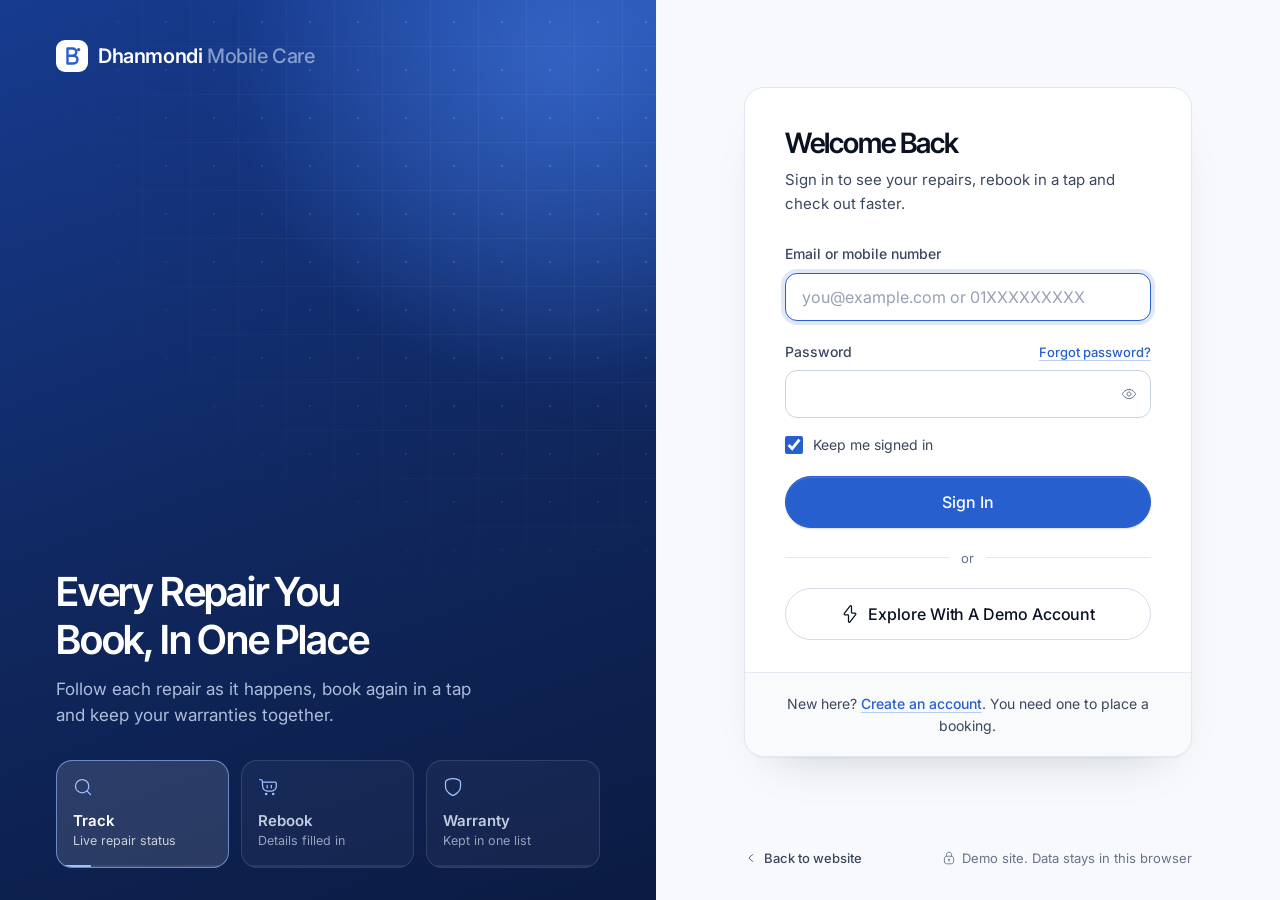
<file: site/signin.html>
<!doctype html>
<html lang="en">
<head>
<meta charset="utf-8">
<meta name="viewport" content="width=device-width,initial-scale=1,viewport-fit=cover">
<title>Sign in | Dhanmondi Mobile Care</title>
<meta name="theme-color" content="#F7F9FD">
<link rel="icon" href="data:image/svg+xml,%3Csvg xmlns='http://www.w3.org/2000/svg' viewBox='0 0 32 32'%3E%3Crect width='32' height='32' rx='9' fill='%23275FCE'/%3E%3Cpath d='M12 10h8a2 2 0 0 1 2 2v12a2 2 0 0 1-2 2h-8a2 2 0 0 1-2-2V12a2 2 0 0 1 2-2Z' fill='none' stroke='white' stroke-width='2'/%3E%3C/svg%3E">
<link rel="preconnect" href="https://fonts.googleapis.com"><link rel="preconnect" href="https://fonts.gstatic.com" crossorigin>
<link href="https://fonts.googleapis.com/css2?family=Inter:wght@400;500;600&family=Inter+Tight:ital,wght@0,500;0,600;1,500;1,600&display=swap" rel="stylesheet">
<link rel="stylesheet" href="site.css?v=40"><link rel="stylesheet" href="pages.css?v=40"><link rel="stylesheet" href="lower.css?v=41">
<link rel="stylesheet" href="nx.css?v=104"><link rel="stylesheet" href="ui-kit.css?v=10">
<link rel="preconnect" href="https://api.fontshare.com" crossorigin><link rel="stylesheet" href="https://api.fontshare.com/v2/css?f[]=general-sans@400,500,600&display=swap">
</head>
<body data-page="signin">
<a class="skip" href="#main">Skip to content</a>
<header class="nav" id="nav"></header>
<main id="main" class="au">
  <aside class="au-story" data-theme="dark" aria-label="About your account">
    <a href="index.html" class="au-brand" aria-label="Dhanmondi Mobile Care home"><span data-au-logo></span><span>Dhanmondi <em>Mobile Care</em></span></a>
    <div class="au-pat" aria-hidden="true"><i class="ap-grid"></i><i class="ap-glow"></i><span class="ap-hover"><i class="ap-spot"></i><i class="ap-lit"></i></span></div>
    <div class="au-stage" aria-hidden="true">
      <div class="au-card on" data-scene="0"><div class="auc-h"><span class="auc-ic" data-icon="wrench"></span><div><small>RJ-1093 · iPhone 13</small><b>Repair in progress</b></div><span class="auc-pill">Repairing</span></div><div class="auc-bar"><i style="width:62%"></i></div><p>Sabbir is fitting your new display.</p></div>
      <div class="au-card" data-scene="1"><div class="auc-h"><span class="auc-ic" data-icon="cart"></span><div><small>Screen replacement · iPhone 13</small><b>Book it again</b></div><span class="auc-pill">1 tap</span></div><div class="auc-row"><span>Your details</span><b>Filled in</b></div><div class="auc-row"><span>Next slot</span><b>Tomorrow 10:00</b></div></div>
      <div class="au-card" data-scene="2"><div class="auc-h"><span class="auc-ic ok" data-icon="shield"></span><div><small>RJ-1042 · iPhone 12</small><b>Warranty active</b></div><span class="auc-pill ok">64 days left</span></div><div class="auc-bar"><i style="width:30%"></i></div><p>Same fault again? We fix it for free.</p></div>
    </div>
    <div class="au-copy"><h2 data-au-title>Every repair you book, in one place</h2><p data-au-sub>Follow each repair as it happens, book again in a tap and keep your warranties together.</p></div>
    <div class="au-steps" role="group" aria-label="What your account does">
      <button type="button" class="au-step current" data-au-step="0" aria-pressed="true"><span class="aus-ic" data-icon="search"></span><b>Track</b><small>Live repair status</small><span class="aus-bar"><i></i></span></button>
      <button type="button" class="au-step" data-au-step="1" aria-pressed="false"><span class="aus-ic" data-icon="cart"></span><b>Rebook</b><small>Details filled in</small><span class="aus-bar"><i></i></span></button>
      <button type="button" class="au-step" data-au-step="2" aria-pressed="false"><span class="aus-ic" data-icon="shield"></span><b>Warranty</b><small>Kept in one list</small><span class="aus-bar"><i></i></span></button>
    </div>
  </aside>
  <section class="au-main"><div class="au-box" id="authBox"></div><a href="index.html" class="au-mbrand" aria-label="Dhanmondi Mobile Care home"><span data-au-logo></span><span>Dhanmondi <em>Mobile Care</em></span></a><div class="au-foot"><a href="index.html" class="au-back"><span data-icon="left"></span>Back to website</a><span><span data-icon="lock"></span>Demo site. Data stays in this browser</span></div></section>
</main>
<script src="../js/icons.js?v=9"></script><script src="site-icons.js?v=3"></script><script src="../js/core.js?v=9"></script><script src="../js/ui.js?v=9"></script><script src="../js/domain.js?v=10"></script><script src="../js/shopcfg.js?v=5"></script><script src="../js/auth.js?v=9"></script>
<script src="bridge.js?v=96"></script><script src="assistant.js?v=131"></script><script src="shop.js?v=142"></script><script src="account.js?v=99"></script><script src="layout.js?v=131"></script>
<script>boot(() => { document.querySelectorAll('[data-au-logo]').forEach(e => e.outerHTML = LOGO(32)); SignIn.init(); });</script>
</body>
</html>
</file>
<file: site/site.css>
/* Dhanmondi Mobile Care — public website (runs on Benchly) */
:root{
  --ink:#050B1D;--navy:#0A1532;--navy-2:#0E1C40;--blue:#275FCE;--blue-h:#1F4FB0;--blue-l:#4F86F0;--glow:#2F6BFF;
  --pale:#EEF3FB;--paper:#F7F9FD;--white:#fff;
  --text:#0B1324;--text-2:#46526A;--text-3:#7A869C;--line:#E2E8F2;--line-2:#CDD6E4;
  --d-text:#E8EEFA;--d-text-2:#9AA8C3;--d-text-3:#66748F;--d-line:rgba(173,196,255,.12);--d-card:#0A1430;
  --green:#15803D;--green-bg:#E7F6EC;--red:#C42B2B;--red-bg:#FDECEC;
  --r-sm:8px;--r:12px;--r-lg:16px;--r-xl:22px;
  --ease:cubic-bezier(.2,.8,.2,1);
  --display:'Inter Tight','Inter',system-ui,sans-serif;
  --body:'Inter',system-ui,-apple-system,sans-serif;
  --w:1200px;
}
*{box-sizing:border-box}
[hidden]{display:none!important}
html{scroll-behavior:smooth;scroll-padding-top:84px;-webkit-text-size-adjust:100%}
body{margin:0;font-family:var(--body);font-size:16px;line-height:1.55;color:var(--text);background:var(--paper);-webkit-font-smoothing:antialiased;text-rendering:optimizeLegibility}
body.ai-open{overflow:hidden}
h1,h2,h3,h4,p{margin:0}
button,input,select,textarea{font:inherit;color:inherit}
button{cursor:pointer;background:none;border:0;padding:0}
a{color:inherit;text-decoration:none}
img,svg{display:block}
.ic{flex:none}
em{font-style:italic}
.wrap{width:100%;max-width:var(--w);margin:0 auto;padding:0 32px}
.sr{position:absolute!important;width:1px;height:1px;overflow:hidden;clip:rect(0 0 0 0);white-space:nowrap}
.skip{position:fixed;left:16px;top:-60px;z-index:100;background:#fff;color:var(--text);padding:10px 16px;border-radius:var(--r-sm);font-weight:500;transition:top .2s}
.skip:focus{top:12px}
:focus-visible{outline:2px solid var(--blue-l);outline-offset:2px;border-radius:6px}
::selection{background:#CFE0FF;color:var(--ink)}

/* ---------- buttons ---------- */
.s-btn{display:inline-flex;align-items:center;justify-content:center;gap:8px;height:44px;padding:0 20px;border-radius:999px;font-size:15px;font-weight:500;line-height:1;white-space:nowrap;border:1px solid var(--line-2);background:#fff;color:var(--text);transition:background .18s var(--ease),border-color .18s,color .18s,transform .12s,box-shadow .18s}
.s-btn:hover{background:#F2F5FA}
.s-btn:active{transform:translateY(1px)}
.s-btn .ic{width:18px;height:18px}
.s-btn.sm{height:36px;padding:0 14px;font-size:14px;gap:6px}
.s-btn.sm .ic{width:16px;height:16px}
.s-btn.primary{background:var(--blue);border-color:var(--blue);color:#fff;box-shadow:0 1px 2px rgba(5,11,29,.16),inset 0 1px 0 rgba(255,255,255,.14)}
.s-btn.primary:hover{background:var(--blue-h);border-color:var(--blue-h)}
.s-btn.light{background:#fff;border-color:#fff;color:var(--ink)}
.s-btn.light:hover{background:#E9EFFB}
.s-btn.glass{background:rgba(255,255,255,.08);border-color:rgba(255,255,255,.2);color:#fff}
.s-btn.glass:hover{background:rgba(255,255,255,.14)}
.s-btn.ghost{background:transparent;border-color:transparent;color:var(--text-2)}
.s-btn.ghost:hover{background:rgba(11,19,36,.05);color:var(--text)}
.s-btn.block{width:100%}
.s-btn:disabled{opacity:.55;pointer-events:none}
.lnk{color:var(--blue);font-weight:500;text-decoration:underline;text-decoration-color:rgba(39,95,206,.3);text-underline-offset:3px;transition:text-decoration-color .15s}
.lnk:hover{text-decoration-color:var(--blue)}

/* ---------- nav ---------- */
.nav{position:fixed;inset:0 0 auto;z-index:40;color:#fff;transition:background .25s var(--ease),color .25s,box-shadow .25s,backdrop-filter .25s}
.nav-in{height:72px;display:flex;align-items:center;gap:32px}
.nav.solid{background:rgba(5,11,29,.72);backdrop-filter:blur(16px) saturate(1.4);-webkit-backdrop-filter:blur(16px) saturate(1.4);box-shadow:0 1px 0 rgba(255,255,255,.06)}
.nav.light{background:rgba(247,249,253,.86);color:var(--text);box-shadow:0 1px 0 var(--line)}
.nav.light .s-btn.light{background:var(--blue);border-color:var(--blue);color:#fff}
.nav.light .s-btn.light:hover{background:var(--blue-h)}
.brand{display:inline-flex;align-items:center;gap:10px;font-family:var(--display);font-size:17px;font-weight:600;letter-spacing:-.02em;white-space:nowrap}
.brand em{font-weight:500;opacity:.7}
.mark{width:28px;height:28px;border-radius:8px;background:var(--blue);position:relative;flex:none;box-shadow:inset 0 0 0 1px rgba(255,255,255,.18)}
.mark::before{content:"";position:absolute;left:9px;top:6px;width:10px;height:16px;border:2px solid #fff;border-radius:3px}
.mark::after{content:"";position:absolute;left:12.5px;top:18px;width:3px;height:2px;border-radius:2px;background:#fff}
.nav-links{display:flex;gap:4px;margin-left:8px}
.nav-links a{position:relative;padding:8px 12px;font-size:14px;font-weight:500;opacity:.78;border-radius:8px;transition:opacity .15s,background .15s}
.nav-links a:hover{opacity:1;background:rgba(255,255,255,.07)}
.nav.light .nav-links a:hover{background:rgba(11,19,36,.05)}
.nav-links a.on{opacity:1}
.nav-links a.on::after{content:"";position:absolute;left:12px;right:12px;bottom:2px;height:2px;border-radius:2px;background:currentColor;opacity:.9}
.nav-r{margin-left:auto;display:flex;align-items:center;gap:12px}
.n-call{display:inline-flex;align-items:center;gap:8px;font-size:14px;font-weight:500;opacity:.82;padding:8px 6px}
.n-call:hover{opacity:1}
.n-call .ic{width:16px;height:16px}
.nav-menu{display:none;width:40px;height:40px;border-radius:10px;align-items:center;justify-content:center}
.nav-menu:hover{background:rgba(255,255,255,.08)}
.mnav{padding:8px 24px 24px;display:flex;flex-direction:column;background:var(--ink)}
.mnav a{padding:14px 4px;font-size:17px;font-weight:500;border-bottom:1px solid rgba(255,255,255,.08)}
.nav.light .mnav{background:var(--paper)}.nav.light .mnav a{border-color:var(--line)}

/* ---------- hero ---------- */
.hero{position:relative;overflow:hidden;color:#fff;padding:148px 0 56px;
  background:linear-gradient(180deg,#040917 0%,#071230 26%,#0E2765 46%,#2A5FD0 64%,#9EBCF2 80%,#E7EEFA 92%,var(--paper) 100%)}
.hero-glow{position:absolute;inset:0;pointer-events:none;
  background:radial-gradient(42% 28% at 50% 30%,rgba(64,124,255,.55),transparent 70%),radial-gradient(30% 22% at 22% 18%,rgba(39,95,206,.35),transparent 70%),radial-gradient(28% 20% at 80% 24%,rgba(80,140,255,.28),transparent 70%)}
.hero-glow::after{content:"";position:absolute;inset:0;opacity:.12;background-image:radial-gradient(rgba(255,255,255,.55) .6px,transparent .7px);background-size:3px 3px;mask-image:linear-gradient(180deg,#000 0%,transparent 55%);-webkit-mask-image:linear-gradient(180deg,#000 0%,transparent 55%)}
.hero-in{position:relative;display:flex;flex-direction:column;align-items:center;text-align:center}
.announce{display:inline-flex;align-items:center;gap:10px;height:34px;padding:0 12px 0 4px;border-radius:999px;font-size:13px;font-weight:500;color:#DCE6FF;background:rgba(255,255,255,.07);border:1px solid rgba(255,255,255,.14);backdrop-filter:blur(8px);transition:background .18s,border-color .18s}
.announce:hover{background:rgba(255,255,255,.12);border-color:rgba(255,255,255,.24)}
.announce .tag{height:26px;padding:0 10px;display:inline-flex;align-items:center;border-radius:999px;background:#fff;color:var(--ink);font-size:12px;font-weight:600}
.announce .ic{width:16px;height:16px;opacity:.7;transition:transform .18s var(--ease)}
.announce:hover .ic{transform:translateX(2px)}
.hero h1{margin-top:28px;font-family:var(--display);font-weight:500;font-size:clamp(44px,6.4vw,80px);line-height:1.02;letter-spacing:-.04em;text-wrap:balance}
.hero h1 em{font-weight:500;color:#fff;letter-spacing:-.035em}
.lede{margin-top:20px;max-width:560px;font-size:18px;line-height:1.55;color:rgba(226,235,255,.82);text-wrap:pretty}
.composer{margin-top:36px;width:min(100%,640px);text-align:left;border-radius:20px;padding:8px;background:rgba(255,255,255,.14);border:1px solid rgba(255,255,255,.28);box-shadow:0 30px 80px -30px rgba(2,8,30,.65),inset 0 1px 0 rgba(255,255,255,.2);backdrop-filter:blur(18px) saturate(1.3);-webkit-backdrop-filter:blur(18px) saturate(1.3);transition:box-shadow .2s,border-color .2s,transform .3s var(--ease)}
.composer:focus-within{border-color:rgba(255,255,255,.55);box-shadow:0 30px 80px -30px rgba(2,8,30,.7),0 0 0 4px rgba(120,165,255,.25)}
.composer.nudge{animation:nudge .4s var(--ease)}
@keyframes nudge{30%{transform:translateX(-5px)}60%{transform:translateX(4px)}}
.composer textarea{display:block;width:100%;resize:none;border:0;outline:0;background:#fff;color:var(--text);border-radius:14px;padding:16px 18px 14px;font-size:16px;line-height:1.5;min-height:88px;box-shadow:0 1px 2px rgba(5,11,29,.08)}
.composer textarea::placeholder{color:#8792A6}
.composer:focus-within textarea{outline:0}
.c-bar{display:flex;align-items:center;gap:8px;padding:8px 4px 2px}
.c-more{position:relative}
.c-plus{width:36px;height:36px;border-radius:10px;display:flex;align-items:center;justify-content:center;color:#fff;background:rgba(255,255,255,.12);border:1px solid rgba(255,255,255,.18);transition:background .15s}
.c-plus:hover,.c-plus[aria-expanded=true]{background:rgba(255,255,255,.22)}
.c-menu{position:absolute;left:0;top:calc(100% + 8px);z-index:5;min-width:210px;padding:6px;border-radius:12px;background:#fff;color:var(--text);box-shadow:0 18px 40px -14px rgba(5,11,29,.45),0 0 0 1px var(--line)}
.c-menu button{display:flex;align-items:center;gap:10px;width:100%;height:40px;padding:0 10px;border-radius:8px;font-size:14px;font-weight:500;text-align:left}
.c-menu button:hover,.c-menu button:focus-visible{background:var(--pale);outline:0}
.c-menu .ic{width:16px;height:16px;color:var(--blue)}
.c-chips{display:flex;gap:6px;overflow-x:auto;scrollbar-width:none;flex:1;min-width:0;mask-image:linear-gradient(90deg,#000 88%,transparent);-webkit-mask-image:linear-gradient(90deg,#000 88%,transparent)}
.c-chips::-webkit-scrollbar{display:none}
.c-chips button{display:inline-flex;align-items:center;gap:6px;height:36px;padding:0 12px;border-radius:10px;font-size:13px;font-weight:500;color:#EEF3FF;background:rgba(255,255,255,.09);border:1px solid rgba(255,255,255,.14);white-space:nowrap;transition:background .15s}
.c-chips button:hover{background:rgba(255,255,255,.18)}
.c-chips .ic{width:16px;height:16px;opacity:.85}
.c-count{display:inline-flex;align-items:center;gap:6px;font-size:12px;color:rgba(226,235,255,.75);padding:0 6px}
.c-count .ic{width:14px;height:14px}
.c-send{width:40px;height:40px;border-radius:50%;display:flex;align-items:center;justify-content:center;background:var(--blue);color:#fff;box-shadow:0 6px 16px -6px rgba(39,95,206,.9),inset 0 1px 0 rgba(255,255,255,.25);transition:background .15s,transform .15s}
.c-send:hover{background:#3A72E6;transform:translateY(-1px)}
.hero-trust{list-style:none;padding:0;margin:20px 0 0;display:flex;gap:24px;flex-wrap:wrap;justify-content:center;font-size:14px;font-weight:500;color:var(--text-2)}
.hero-trust li{display:inline-flex;align-items:center;gap:8px}
.hero-trust .ic{width:18px;height:18px;color:var(--blue)}
.cursor{position:absolute;display:flex;align-items:flex-start;gap:2px;pointer-events:none;animation:drift 9s ease-in-out infinite}
.cursor .ptr{filter:drop-shadow(0 2px 4px rgba(0,0,0,.3))}
.cursor b{margin-top:12px;font-size:11px;font-weight:500;padding:3px 8px;border-radius:6px;background:rgba(39,95,206,.85);color:#fff;border:1px solid rgba(255,255,255,.25);white-space:nowrap}
.cursor.c1{left:4%;top:140px}.cursor.c2{right:3%;top:250px;animation-delay:-4s}
.cursor.c2 b{background:rgba(21,128,61,.85)}
@keyframes drift{50%{transform:translate(10px,-8px)}}
.brands{position:relative;margin-top:72px;display:flex;align-items:center;justify-content:space-between;gap:24px;flex-wrap:wrap;color:#5E6D8A}
.brands span{font-size:13px;font-weight:500;color:var(--text-3)}
.brands b{font-size:20px;font-weight:600;letter-spacing:-.02em;opacity:.62;transition:opacity .2s}
.brands b:hover{opacity:1}
.b-sam{letter-spacing:.12em!important;font-size:16px!important;font-weight:700!important}
.b-xi,.b-re,.b-vi{font-family:var(--display);text-transform:lowercase}
.b-xi{text-transform:none}
.b-g{font-weight:500!important}
.b-op{font-family:var(--display);font-weight:500!important}
.b-vi{font-style:italic;font-weight:700!important}

/* ---------- proof ---------- */
.proof{position:relative;padding:96px 0 220px;background:var(--paper);overflow:hidden}
.proof-in{position:relative;z-index:1;display:grid;grid-template-columns:1fr 1.1fr;gap:64px;align-items:center}
h2{font-family:var(--display);font-weight:500;font-size:clamp(32px,3.8vw,48px);line-height:1.08;letter-spacing:-.035em;text-wrap:balance}
h2 em{color:var(--blue);font-weight:500}
.proof-copy p{margin:20px 0 28px;font-size:17px;color:var(--text-2);max-width:440px}
.proof-copy .s-btn{border:1px solid var(--line-2);background:#fff}
.stats{position:relative;display:grid;grid-template-columns:1fr 1fr}
.stat{padding:32px 32px 32px 36px;display:flex;flex-direction:column;gap:6px}
.stat:nth-child(1),.stat:nth-child(2){border-bottom:1px solid var(--line-2)}
.stat:nth-child(odd){border-right:1px solid var(--line-2)}
.stat b{font-family:var(--display);font-size:44px;line-height:1.05;font-weight:500;letter-spacing:-.04em;font-variant-numeric:tabular-nums}
.stat small{font-size:14px;line-height:1.45;color:var(--text-3);max-width:220px}
.s-ic{width:24px;height:24px;border-radius:50%;display:grid;place-items:center;background:var(--blue);color:#fff;margin-bottom:12px}
.s-ic .ic{width:14px;height:14px}
.cross{position:absolute;left:50%;top:50%;width:15px;height:15px;transform:translate(-50%,-50%);background:var(--paper)}
.cross::before,.cross::after{content:"";position:absolute;background:var(--text-3)}
.cross::before{left:7px;top:0;width:1px;height:15px}.cross::after{top:7px;left:0;height:1px;width:15px}
.proof-glow{position:absolute;left:-10%;right:-10%;bottom:-70px;height:260px;background:radial-gradient(50% 60% at 50% 100%,#2F6BFF 0%,rgba(39,95,206,.55) 40%,transparent 75%);filter:blur(10px)}
.proof-glow::after{content:"";position:absolute;inset:auto 0 0;height:90px;background:linear-gradient(180deg,transparent,var(--ink))}

/* ---------- dark bento ---------- */
.dark{background:var(--ink);color:var(--d-text);padding:40px 0 120px;position:relative}
.dark-head{display:grid;grid-template-columns:1.1fr 1fr;gap:48px;align-items:end;margin-bottom:56px}
.dark h2{color:#fff}
.dark h2 em{color:var(--blue-l)}
.dark-head p{font-size:16px;color:var(--d-text-2);max-width:460px;justify-self:end}
.bento{position:relative;display:grid;grid-template-columns:1fr 1fr;border:1px solid var(--d-line);border-radius:var(--r-xl);overflow:hidden;background:linear-gradient(180deg,rgba(14,28,64,.45),rgba(5,11,29,.2))}
.b-card{padding:28px 32px 36px;display:flex;flex-direction:column;align-items:center;text-align:center}
.b-card:nth-child(1),.b-card:nth-child(2){border-bottom:1px solid var(--d-line)}
.b-card:nth-child(odd){border-right:1px solid var(--d-line)}
.b-card h3{margin-top:28px;font-family:var(--display);font-size:20px;font-weight:500;letter-spacing:-.02em;color:#fff}
.b-card>p{margin-top:8px;font-size:15px;line-height:1.55;color:var(--d-text-2);max-width:380px}
.b-cross{position:absolute;left:50%;top:50%;width:13px;height:13px;transform:translate(-50%,-50%);background:var(--ink)}
.b-cross::before,.b-cross::after{content:"";position:absolute;background:rgba(173,196,255,.45)}
.b-cross::before{left:6px;top:0;width:1px;height:13px}.b-cross::after{top:6px;left:0;height:1px;width:13px}
.b-vis{width:100%;max-width:400px;height:260px;border-radius:16px;background:linear-gradient(180deg,#0E1B3D,#0A1430);border:1px solid rgba(173,196,255,.14);box-shadow:0 30px 60px -30px rgba(0,0,0,.8),inset 0 1px 0 rgba(255,255,255,.05);padding:18px;text-align:left;position:relative;overflow:hidden}
.b-vis::before{content:"";position:absolute;inset:-40% -20% auto;height:200px;background:radial-gradient(50% 50% at 50% 50%,rgba(47,107,255,.22),transparent 70%);pointer-events:none}
.dot{display:inline-block;width:6px;height:6px;border-radius:50%;background:var(--blue-l);margin-right:8px;vertical-align:middle;box-shadow:0 0 0 3px rgba(79,134,240,.2)}
.chat-vis{display:flex;flex-direction:column;gap:10px;justify-content:center}
.cv{position:relative;max-width:85%;font-size:13px;line-height:1.5;padding:10px 12px;border-radius:12px}
.cv.me{align-self:flex-end;background:var(--blue);color:#fff;border-bottom-right-radius:4px}
.cv.bot{background:rgba(255,255,255,.06);border:1px solid rgba(173,196,255,.12);color:var(--d-text);border-bottom-left-radius:4px}
.cv-chips{display:flex;gap:6px;flex-wrap:wrap}
.cv-chips span{font-size:12px;padding:5px 10px;border-radius:999px;border:1px solid rgba(173,196,255,.22);color:var(--d-text)}
.cv-chips span:first-child{background:#fff;color:var(--ink);border-color:#fff}
.quote-vis{display:flex;flex-direction:column;justify-content:center;gap:2px}
.qv-h{display:flex;align-items:center;gap:12px;padding-bottom:14px;margin-bottom:6px;border-bottom:1px solid var(--d-line)}
.qv-h>span{width:40px;height:40px;border-radius:10px;display:grid;place-items:center;background:rgba(79,134,240,.16);color:#A8C4FF}
.qv-h b{display:block;font-size:15px;font-weight:500;color:#fff}.qv-h small{font-size:12px;color:var(--d-text-3)}
.qv-h strong{margin-left:auto;font-family:var(--display);font-size:22px;font-weight:500;color:#fff;letter-spacing:-.02em}
.qv-r{display:flex;justify-content:space-between;font-size:13px;padding:8px 0;border-bottom:1px solid var(--d-line);color:var(--d-text-3)}.qv-r b{font-weight:500;color:var(--d-text)}
.qv-ok{display:flex;align-items:center;gap:8px;margin-top:12px;font-size:12px;color:#86EFAC}.qv-ok .ic{width:14px;height:14px}
.track-vis{display:flex;flex-direction:column;justify-content:center;gap:20px}
.tv-h small{font-size:12px;color:var(--d-text-3)}.tv-h b{display:block;margin-top:4px;font-family:var(--display);font-size:20px;font-weight:500;color:#fff;letter-spacing:-.02em}
.track-vis ol{list-style:none;margin:0;padding:0;display:grid;grid-template-columns:repeat(4,1fr);position:relative}
.track-vis ol::before{content:"";position:absolute;left:6px;right:12%;top:6px;height:2px;background:rgba(173,196,255,.16)}
.track-vis li{position:relative;font-size:12px;color:var(--d-text-3);padding-top:22px}
.track-vis li i{position:absolute;left:0;top:0;width:14px;height:14px;border-radius:50%;background:#16224A;border:2px solid rgba(173,196,255,.3)}
.track-vis li.d i{background:var(--blue-l);border-color:var(--blue-l)}
.track-vis li.d::after{content:"";position:absolute;left:12px;right:-2px;top:6px;height:2px;background:var(--blue-l)}
.track-vis li.c{color:#fff}.track-vis li.c i{border-color:var(--blue-l);background:var(--ink);box-shadow:0 0 0 4px rgba(79,134,240,.22)}
.track-vis li.d{color:var(--d-text)}
.tv-n{font-size:12px;color:var(--d-text-2);padding:10px 12px;border-radius:10px;background:rgba(255,255,255,.04);border:1px solid var(--d-line)}
.qa{padding:10px;display:flex;flex-direction:column}
.qa .qa-list{flex:1;max-height:none}
.qa-go{color:#A8C4FF;opacity:0;transform:translateX(-4px);transition:opacity .15s,transform .15s}.qa-list button.on .qa-go{opacity:1;transform:none}
.qa-h{display:flex;align-items:center;gap:8px;font-size:12px;color:var(--d-text-2);padding:4px 6px 10px}.qa-h .ic{width:14px;height:14px}
.qa-search{display:flex;align-items:center;gap:8px;height:38px;padding:0 12px;border-radius:10px;background:rgba(255,255,255,.05);border:1px solid var(--d-line);margin-bottom:6px}
.qa-search:focus-within{border-color:rgba(120,165,255,.6);box-shadow:0 0 0 3px rgba(79,134,240,.18)}
.qa-search .ic{width:16px;height:16px;color:var(--d-text-3)}
.qa-search input{flex:1;min-width:0;border:0;outline:0;background:transparent;color:#fff;font-size:13px}
.qa-search input::placeholder{color:var(--d-text-3)}
.qa-list{list-style:none;margin:0;padding:0;max-height:200px;overflow:auto;scrollbar-width:thin;scrollbar-color:rgba(173,196,255,.2) transparent}
.qa-list button{width:100%;display:flex;align-items:center;gap:12px;padding:7px 8px;border-radius:10px;text-align:left;color:var(--d-text);transition:background .12s}
.qa-list button.on{background:rgba(79,134,240,.16)}
.qa-ic{width:30px;height:30px;border-radius:8px;display:grid;place-items:center;background:rgba(255,255,255,.06);color:#A8C4FF}
.qa-t{flex:1;min-width:0}.qa-t b{display:block;font-size:13px;font-weight:500}.qa-t small{font-size:11px;color:var(--d-text-3)}
kbd{font-family:var(--body);font-size:11px;min-width:22px;height:22px;display:grid;place-items:center;border-radius:6px;border:1px solid rgba(173,196,255,.2);color:var(--d-text-3)}
.qa-empty{font-size:13px;color:var(--d-text-2);padding:12px 8px}.qa-empty button{color:#A8C4FF;text-decoration:underline}

/* ---------- sections ---------- */
.sect{padding:120px 0}
.sect-head{text-align:center;max-width:680px;margin:0 auto 56px}
.sect-head p{margin-top:16px;font-size:17px;color:var(--text-2)}
.sect-head.left{text-align:left;margin:0}
.f-lab,.f label,legend{display:block;font-size:14px;font-weight:500;color:var(--text-2);margin-bottom:8px}
.opt-l{font-weight:400;color:var(--text-3)}

/* prices */
.prices{background:#fff;border-top:1px solid var(--line)}
.price-tool{display:grid;grid-template-columns:300px 1fr;gap:40px;align-items:start}
.pt-side{position:sticky;top:96px;display:flex;flex-direction:column}
.seg{display:flex;flex-wrap:wrap;gap:6px;margin-bottom:24px}
.seg button{height:36px;padding:0 14px;border-radius:999px;font-size:14px;font-weight:500;color:var(--text-2);border:1px solid var(--line-2);background:#fff;transition:background .15s,color .15s,border-color .15s}
.seg button:hover{border-color:#AEBBD0;color:var(--text)}
.seg button[aria-checked=true]{background:var(--ink);border-color:var(--ink);color:#fff}
.sel{position:relative}
.sel select{width:100%;height:48px;appearance:none;-webkit-appearance:none;border:1px solid var(--line-2);border-radius:var(--r);padding:0 44px 0 16px;font-size:16px;background:#fff;color:var(--text);cursor:pointer;transition:border-color .15s,box-shadow .15s}
.sel select:hover{border-color:#AEBBD0}
.sel select:focus{outline:0;border-color:var(--blue);box-shadow:0 0 0 4px rgba(39,95,206,.14)}
.sel .ic{position:absolute;right:14px;top:50%;transform:translateY(-50%);width:18px;height:18px;color:var(--text-3);pointer-events:none}
.pt-note{display:flex;gap:10px;margin-top:24px;padding:16px;border-radius:var(--r);background:var(--pale);font-size:14px;color:var(--text-2)}
.pt-note>.ic{width:18px;height:18px;color:var(--blue);margin-top:2px}
.pt-list{border:1px solid var(--line);border-radius:var(--r-lg);overflow:hidden;background:#fff}
.pl-h,.pl-r{display:grid;grid-template-columns:minmax(0,1fr) 110px 100px 96px 76px;align-items:center;gap:16px;padding:0 20px}
.pl-h{height:44px;font-size:13px;font-weight:500;color:var(--text-3);background:var(--paper);border-bottom:1px solid var(--line)}
.pl-h .r,.pl-p{text-align:right}
.pl-r{min-height:68px;border-bottom:1px solid var(--line);transition:background .15s}
.pl-r:last-child{border-bottom:0}
.pl-r:hover{background:#FAFBFE}
.pl-n{display:flex;align-items:center;gap:14px;min-width:0}.pl-n b{font-weight:500;font-size:15px}
.pl-ic{width:36px;height:36px;border-radius:10px;display:grid;place-items:center;background:var(--pale);color:var(--blue);flex:none}
.pl-m{font-size:14px;color:var(--text-2)}
.pl-p{font-family:var(--display);font-size:17px;font-weight:600;letter-spacing:-.01em;font-variant-numeric:tabular-nums}

/* track */
.track{background:var(--paper)}
.track-in{display:grid;grid-template-columns:1fr 520px;gap:64px;align-items:start}
.mini-trust{list-style:none;padding:0;margin:28px 0 0;display:grid;gap:12px;font-size:15px;color:var(--text-2)}
.mini-trust li{display:flex;gap:10px;align-items:center}.mini-trust .ic{width:18px;height:18px;color:var(--blue)}
.mini-trust a{color:var(--text);font-weight:500}
.track-card{background:#fff;border:1px solid var(--line);border-radius:var(--r-xl);padding:32px;box-shadow:0 1px 2px rgba(11,19,36,.04),0 24px 48px -32px rgba(11,19,36,.2)}
.f-row{display:grid;grid-template-columns:1fr 150px;gap:16px}
.f{margin-bottom:20px}
.f input,.f textarea{width:100%;height:48px;border:1px solid var(--line-2);border-radius:var(--r);padding:0 16px;font-size:16px;background:#fff;color:var(--text);transition:border-color .15s,box-shadow .15s}
.f textarea{height:auto;padding:12px 16px;resize:vertical;min-height:76px;line-height:1.5}
.f input::placeholder,.f textarea::placeholder{color:#97A1B3}
.f input:hover,.f textarea:hover{border-color:#AEBBD0}
.f input:focus,.f textarea:focus{outline:0;border-color:var(--blue);box-shadow:0 0 0 4px rgba(39,95,206,.14)}
.f.bad input{border-color:var(--red);box-shadow:0 0 0 4px rgba(196,43,43,.1)}
.f-e{font-size:13px;color:var(--red);margin-top:6px;min-height:0}.f-e:empty{display:none}
.f-err{display:none;align-items:flex-start;gap:8px;margin:-4px 0 16px;padding:12px 14px;border-radius:var(--r);background:var(--red-bg);color:#9B1C1C;font-size:14px;line-height:1.45}
.f-err.on{display:flex}.f-err .ic{width:16px;height:16px;margin-top:2px}
.demo-hint{margin-top:14px;font-size:13px;color:var(--text-3);text-align:center}
.trk-h{display:flex;justify-content:space-between;gap:16px;align-items:flex-start}
.trk-h small{font-size:13px;color:var(--text-3)}
.trk-h h3{margin-top:6px;font-family:var(--display);font-size:24px;font-weight:500;letter-spacing:-.025em;outline:0}
.trk-h p{margin-top:6px;font-size:15px;color:var(--text-2)}
.trk-st{flex:none;height:28px;padding:0 12px;display:inline-flex;align-items:center;border-radius:999px;font-size:13px;font-weight:500;background:var(--pale);color:var(--blue)}
.trk-st.ok{background:var(--green-bg);color:var(--green)}
.stepper{list-style:none;margin:28px 0 24px;padding:0;display:grid;grid-template-columns:repeat(5,1fr);position:relative}
.stepper li{position:relative;padding-top:28px;font-size:13px;color:var(--text-3);text-align:center}
.stepper li::before{content:"";position:absolute;top:9px;left:-50%;right:50%;height:2px;background:var(--line)}
.stepper li:first-child::before{display:none}
.stepper li.done::before,.stepper li.cur::before{background:var(--blue)}
.stepper i{position:absolute;left:50%;top:0;transform:translateX(-50%);z-index:1;width:20px;height:20px;border-radius:50%;background:#fff;border:2px solid var(--line-2);display:grid;place-items:center;color:#fff}
.stepper i .ic{width:12px;height:12px}
.stepper li.done i{background:var(--blue);border-color:var(--blue)}
.stepper li.done{color:var(--text-2)}
.stepper li.cur{color:var(--text);font-weight:500}
.stepper li.cur i{border-color:var(--blue);box-shadow:0 0 0 5px rgba(39,95,206,.14)}
.stepper li.cur i::after{content:"";width:8px;height:8px;border-radius:50%;background:var(--blue)}
.trk-kv{display:grid;grid-template-columns:1fr 1fr;margin:0;border:1px solid var(--line);border-radius:var(--r)}
.trk-kv div{padding:14px 16px}.trk-kv div+div{border-left:1px solid var(--line)}
.trk-kv dt{font-size:13px;color:var(--text-3)}.trk-kv dd{margin:4px 0 0;font-size:16px;font-weight:500;font-variant-numeric:tabular-nums}
.trk-tl{list-style:none;margin:20px 0 0;padding:0 0 0 18px;border-left:2px solid var(--line);display:grid;gap:14px}
.trk-tl li{position:relative}
.trk-tl li::before{content:"";position:absolute;left:-24px;top:6px;width:10px;height:10px;border-radius:50%;background:#fff;border:2px solid var(--line-2)}
.trk-tl li:first-child::before{border-color:var(--blue);background:var(--blue)}
.trk-tl b{display:block;font-size:14px;font-weight:500}.trk-tl small{font-size:12px;color:var(--text-3)}
.trk-a{display:flex;gap:8px;flex-wrap:wrap;margin-top:24px;padding-top:20px;border-top:1px solid var(--line)}

/* booking */
.booking{background:#fff;border-top:1px solid var(--line)}
.bk{max-width:760px;margin:0 auto;border:1px solid var(--line);border-radius:var(--r-xl);background:#fff;box-shadow:0 1px 2px rgba(11,19,36,.04),0 30px 60px -40px rgba(11,19,36,.25);overflow:hidden}
.bk-steps{list-style:none;margin:0;padding:20px 32px;display:flex;gap:8px;background:var(--paper);border-bottom:1px solid var(--line);counter-reset:s}
.bk-steps li{flex:1;display:flex;align-items:center;gap:10px;font-size:14px;color:var(--text-3);font-weight:500;min-width:0}
.bk-steps li span{white-space:nowrap;overflow:hidden;text-overflow:ellipsis}
.bk-steps i{width:26px;height:26px;flex:none;border-radius:50%;display:grid;place-items:center;font-style:normal;font-size:12px;border:1px solid var(--line-2);background:#fff}
.bk-steps i .ic{width:14px;height:14px}
.bk-steps li.done i{background:var(--blue);border-color:var(--blue);color:#fff}
.bk-steps li.cur{color:var(--text)}.bk-steps li.cur i{border-color:var(--blue);color:var(--blue);box-shadow:0 0 0 4px rgba(39,95,206,.12)}
.bk-body{padding:32px}
.bk-grid{display:grid;grid-template-columns:1fr 1fr;gap:16px}
fieldset{border:0;margin:0 0 24px;padding:0;min-width:0}
legend{padding:0;margin-bottom:12px}
.bk-svc{display:grid;grid-template-columns:1fr 1fr;gap:10px}
.bk-svc legend,.bk-hand legend{grid-column:1/-1}
.bk-hand{display:grid;gap:10px}
.opt{position:relative;display:flex;align-items:center;gap:12px;padding:14px;border:1px solid var(--line-2);border-radius:var(--r);cursor:pointer;transition:border-color .15s,background .15s,box-shadow .15s}
.opt:hover{border-color:#AEBBD0}
.opt input{position:absolute;opacity:0;pointer-events:none}
.opt.on{border-color:var(--blue);background:#F5F8FF;box-shadow:0 0 0 1px var(--blue)}
.opt:has(input:focus-visible){outline:2px solid var(--blue-l);outline-offset:2px}
.o-ic{width:36px;height:36px;border-radius:10px;display:grid;place-items:center;background:var(--pale);color:var(--blue);flex:none}
.opt.on .o-ic{background:var(--blue);color:#fff}
.o-t{min-width:0}.o-t b{display:block;font-size:15px;font-weight:500}.o-t small{font-size:13px;color:var(--text-3)}
.bk-time .seg{margin-bottom:12px}
.times{display:grid;grid-template-columns:repeat(auto-fill,minmax(84px,1fr));gap:8px}
.times button{height:44px;border-radius:10px;border:1px solid var(--line-2);font-size:15px;font-weight:500;font-variant-numeric:tabular-nums;transition:border-color .15s,background .15s,color .15s}
.times button:hover{border-color:#AEBBD0}
.times button[aria-pressed=true],.times button.on{background:var(--blue);border-color:var(--blue);color:#fff}
.bk-note{display:flex;gap:10px;align-items:center;font-size:14px;color:var(--text-2);margin-bottom:8px}.bk-note .ic{width:16px;height:16px;color:var(--blue)}
.bk-sum{margin:0 0 20px;border:1px solid var(--line);border-radius:var(--r)}
.bk-sum div{display:grid;grid-template-columns:120px 1fr auto;gap:16px;padding:14px 16px;align-items:baseline}
.bk-sum div+div{border-top:1px solid var(--line)}
.bk-sum dt{font-size:14px;color:var(--text-3)}.bk-sum dd{margin:0;font-size:15px;font-weight:500}
.bk-sum .lnk{font-size:14px}
.bk-f{display:flex;align-items:center;gap:16px;margin:8px -32px -32px;padding:20px 32px;border-top:1px solid var(--line);background:var(--paper)}
.bk-total{margin-left:auto;text-align:right}.bk-total small{display:block;font-size:12px;color:var(--text-3)}.bk-total b{font-family:var(--display);font-size:18px;font-weight:600;font-variant-numeric:tabular-nums}
.bk-done{padding:48px 32px;text-align:center}
.bd-ic{width:56px;height:56px;margin:0 auto 20px;border-radius:50%;display:grid;place-items:center;background:var(--green-bg);color:var(--green)}
.bk-done h3{font-family:var(--display);font-size:26px;font-weight:500;letter-spacing:-.025em;outline:0}
.bk-done p{margin:10px auto 28px;max-width:480px;color:var(--text-2)}
.bk-a{display:flex;gap:10px;justify-content:center;flex-wrap:wrap}

/* safety */
.safe{background:var(--paper)}
.promises{display:grid;grid-template-columns:repeat(4,1fr);border:1px solid var(--line);border-radius:var(--r-xl);background:#fff;overflow:hidden}
.promises>div{padding:32px 28px}.promises>div+div{border-left:1px solid var(--line)}
.promises .ic{width:24px;height:24px;color:var(--blue)}
.promises h3{margin-top:20px;font-family:var(--display);font-size:18px;font-weight:500;letter-spacing:-.015em}
.promises p{margin-top:8px;font-size:15px;color:var(--text-2)}

/* reviews */
.reviews{padding-top:0;background:var(--paper)}
.rv-grid{display:grid;grid-template-columns:1.3fr 1fr 1fr;gap:20px}
.rv-grid figure{margin:0;padding:28px;border-radius:var(--r-lg);background:#fff;border:1px solid var(--line);display:flex;flex-direction:column;justify-content:space-between;gap:24px}
.rv-grid figure:first-child{background:var(--ink);border-color:var(--ink);color:#fff}
.rv-grid blockquote{margin:0;font-family:var(--display);font-size:19px;line-height:1.45;letter-spacing:-.01em}
.rv-grid figure:first-child blockquote{font-size:23px}
.rv-grid figcaption{font-size:14px;color:var(--text-3)}.rv-grid figcaption b{color:var(--text);font-weight:500}
.rv-grid figure:first-child figcaption{color:var(--d-text-2)}.rv-grid figure:first-child figcaption b{color:#fff}

/* faq */
.faq{background:#fff;border-top:1px solid var(--line)}
.faq-in{display:grid;grid-template-columns:1fr 1.4fr;gap:64px;align-items:start}
.faq-list{border-top:1px solid var(--line)}
.faq-list details{border-bottom:1px solid var(--line)}
.faq-list summary{list-style:none;display:flex;justify-content:space-between;align-items:center;gap:16px;padding:22px 4px;font-size:17px;font-weight:500;cursor:pointer;border-radius:8px}
.faq-list summary::-webkit-details-marker{display:none}
.faq-list summary .ic{width:20px;height:20px;color:var(--text-3);transition:transform .25s var(--ease)}
.faq-list details[open] summary .ic{transform:rotate(45deg);color:var(--blue)}
.faq-list details p{padding:0 40px 24px 4px;font-size:16px;color:var(--text-2);animation:fade .25s var(--ease)}
@keyframes fade{from{opacity:0;transform:translateY(-4px)}}

/* visit */
.visit{background:var(--paper)}
.visit .sect-head{margin-bottom:40px}
.visit-grid{display:grid;grid-template-columns:1fr 1fr;gap:20px}
.vcard{background:#fff;border:1px solid var(--line);border-radius:var(--r-xl);padding:28px}
.v-top{display:flex;justify-content:space-between;gap:12px;align-items:center;flex-wrap:wrap}
.vcard h3{font-family:var(--display);font-size:22px;font-weight:500;letter-spacing:-.02em}
.v-open{display:inline-flex;align-items:center;gap:8px;font-size:13px;font-weight:500;color:var(--text-3)}
.v-open i{width:8px;height:8px;border-radius:50%;background:#A3ADBF}
.v-open.on{color:var(--green)}.v-open.on i{background:#22C55E;box-shadow:0 0 0 3px rgba(34,197,94,.2)}
.v-addr{margin-top:12px;font-size:16px}.v-addr small{font-size:14px;color:var(--text-3)}
.vcard dl{margin:20px 0;border-top:1px solid var(--line)}
.vcard dl div{display:flex;justify-content:space-between;padding:10px 0;border-bottom:1px solid var(--line);font-size:15px}
.vcard dt{color:var(--text-3)}.vcard dd{margin:0;font-weight:500;font-variant-numeric:tabular-nums}
.v-a{display:flex;gap:8px;flex-wrap:wrap}

/* cta */
.cta{position:relative;overflow:hidden;background:var(--ink);color:#fff;padding:120px 0;text-align:center}
.cta-glow{position:absolute;left:50%;bottom:-260px;width:1100px;height:520px;transform:translateX(-50%);background:radial-gradient(50% 50% at 50% 50%,rgba(47,107,255,.6),rgba(39,95,206,.15) 50%,transparent 72%)}
.cta-in{position:relative}
.cta h2{color:#fff}
.cta p{margin-top:14px;font-size:18px;color:var(--d-text-2)}
.cta-b{margin-top:32px;display:flex;gap:12px;justify-content:center;flex-wrap:wrap}

/* footer */
.foot{background:var(--ink);color:var(--d-text-2);border-top:1px solid var(--d-line);padding:56px 0 32px}
.foot-in{display:grid;grid-template-columns:1.6fr 1fr 1fr 1fr;gap:32px}
.foot .brand{color:#fff}
.foot p{margin-top:12px;font-size:14px}
.foot h4{font-size:13px;font-weight:500;color:var(--d-text-3);margin-bottom:12px}
.foot-in>div>a:not(.brand){display:block;width:max-content;font-size:14px;padding:5px 0;color:var(--d-text);opacity:.8}
.foot-in>div>a:hover{opacity:1}
.foot .pw b{color:#fff;font-weight:500}
.foot-b{margin-top:48px;padding-top:24px;border-top:1px solid var(--d-line);display:flex;justify-content:space-between;gap:16px;flex-wrap:wrap;font-size:13px;color:var(--d-text-3)}

/* fab + toast */
.fab{position:fixed;right:24px;bottom:24px;z-index:30;display:inline-flex;align-items:center;gap:10px;height:48px;padding:0 20px 0 16px;border-radius:999px;background:var(--ink);color:#fff;font-size:15px;font-weight:500;box-shadow:0 14px 30px -10px rgba(5,11,29,.55),inset 0 0 0 1px rgba(255,255,255,.12);opacity:0;transform:translateY(16px);pointer-events:none;transition:opacity .25s var(--ease),transform .25s var(--ease),background .15s}
.fab.on{opacity:1;transform:none;pointer-events:auto}
.fab:hover{background:#0E1C40}
.fab .ic{width:20px;height:20px;color:#A8C4FF}
.toast{position:fixed;left:50%;bottom:28px;z-index:80;transform:translate(-50%,20px);display:flex;align-items:center;gap:10px;padding:12px 18px;border-radius:12px;background:var(--ink);color:#fff;font-size:15px;box-shadow:0 18px 40px -12px rgba(5,11,29,.5);opacity:0;pointer-events:none;transition:opacity .25s var(--ease),transform .25s var(--ease)}
.toast.on{opacity:1;transform:translate(-50%,0)}
.toast .ic{color:#86EFAC}

/* ---------- assistant ---------- */
.ai{position:fixed;inset:0;z-index:60}
.ai[hidden]{display:none}
.ai-scrim{position:absolute;inset:0;background:rgba(5,11,29,.42);backdrop-filter:blur(2px);opacity:0;transition:opacity .26s var(--ease)}
.ai-panel{position:absolute;right:16px;top:16px;bottom:16px;width:min(460px,calc(100% - 32px));display:flex;flex-direction:column;background:#fff;border-radius:var(--r-xl);box-shadow:0 30px 80px -20px rgba(5,11,29,.5),0 0 0 1px rgba(11,19,36,.06);transform:translateX(24px);opacity:0;transition:transform .3s var(--ease),opacity .26s var(--ease);overflow:hidden}
.ai.on .ai-scrim{opacity:1}.ai.on .ai-panel{transform:none;opacity:1}
.ai-h{display:flex;align-items:center;gap:12px;padding:16px 16px 16px 20px;border-bottom:1px solid var(--line)}
.ai-h>div{flex:1;min-width:0}
.ai-h h2{font-family:var(--display);font-size:17px;font-weight:600;letter-spacing:-.01em}
.ai-h p{display:flex;align-items:center;gap:6px;font-size:12px;color:var(--text-3);margin-top:2px;white-space:nowrap;overflow:hidden;text-overflow:ellipsis}
.live{width:7px;height:7px;border-radius:50%;background:#22C55E;flex:none}
.ai-x{width:36px;height:36px;border-radius:10px;display:grid;place-items:center;color:var(--text-2);transition:background .15s}
.ai-x:hover{background:#F1F4F9;color:var(--text)}
.bot-av{width:28px;height:28px;border-radius:9px;display:grid;place-items:center;background:var(--ink);color:#A8C4FF;flex:none}
.bot-av .ic{width:16px;height:16px}
.bot-av.lg{width:36px;height:36px;border-radius:11px}.bot-av.lg .ic{width:18px;height:18px}
.ai-list{flex:1;overflow-y:auto;padding:20px;display:flex;flex-direction:column;gap:16px;scroll-behavior:smooth;background:linear-gradient(180deg,#fff,var(--paper))}
.msg{display:flex;gap:10px;animation:msgIn .28s var(--ease) both}
@keyframes msgIn{from{opacity:0;transform:translateY(6px)}}
.msg.me{justify-content:flex-end}
.msg.me p{max-width:82%;padding:10px 14px;border-radius:16px 16px 4px 16px;background:var(--blue);color:#fff;font-size:15px;line-height:1.5;overflow-wrap:anywhere}
.bot-b{flex:1;min-width:0}
.bot-b>p{font-size:15px;line-height:1.55;color:var(--text);padding-top:3px}
.bot-b>p a{color:var(--blue);font-weight:500}
.typing{align-items:center;gap:5px;padding:12px 14px 12px 48px}
.typing span{width:7px;height:7px;border-radius:50%;background:#A6B1C4;animation:blink 1.1s infinite}
.typing span:nth-child(2){animation-delay:.15s}.typing span:nth-child(3){animation-delay:.3s}
@keyframes blink{0%,80%,100%{opacity:.3;transform:translateY(0)}40%{opacity:1;transform:translateY(-2px)}}
.chips{display:flex;flex-wrap:wrap;gap:8px;margin-top:12px}
.chip-q{height:36px;padding:0 14px;border-radius:999px;border:1px solid var(--line-2);background:#fff;font-size:14px;font-weight:500;color:var(--text);transition:border-color .15s,background .15s,color .15s}
.chip-q:hover{border-color:var(--blue);color:var(--blue);background:#F5F8FF}
.ai-card{margin-top:12px;border:1px solid var(--line);border-radius:14px;background:#fff;overflow:hidden}
.ai-card[inert]{opacity:.6}
.then{margin-top:12px;font-size:15px}
.q-top{display:flex;align-items:center;gap:12px;padding:14px}
.q-ic{width:40px;height:40px;border-radius:10px;display:grid;place-items:center;background:var(--pale);color:var(--blue);flex:none}
.q-top b{display:block;font-size:15px;font-weight:500}.q-top small{font-size:13px;color:var(--text-3)}
.q-top strong{margin-left:auto;font-family:var(--display);font-size:18px;font-weight:600;white-space:nowrap}
.ai-card dl{margin:0}
.ai-card dl>div{display:flex;justify-content:space-between;gap:12px;padding:10px 14px;border-top:1px solid var(--line);font-size:14px}
.ai-card dt{color:var(--text-3)}.ai-card dd{margin:0;font-weight:500;text-align:right}
.slots{padding:12px}
.seg-days{display:flex;gap:6px;overflow-x:auto;margin-bottom:10px;scrollbar-width:none}
.seg-days button{flex:none;height:34px;padding:0 12px;border-radius:999px;font-size:13px;font-weight:500;color:var(--text-2);border:1px solid var(--line-2)}
.seg-days button[aria-selected=true]{background:var(--ink);border-color:var(--ink);color:#fff}
.slots .times{grid-template-columns:repeat(3,1fr)}
.slots .times button{height:40px;font-size:14px}
.slots .times button:hover{border-color:var(--blue);color:var(--blue)}
.contact{padding:14px;display:grid;gap:12px}
.contact label{display:grid;gap:6px;font-size:13px;font-weight:500;color:var(--text-2)}
.contact input{height:44px;border:1px solid var(--line-2);border-radius:10px;padding:0 12px;font-size:16px}
.contact input:focus{outline:0;border-color:var(--blue);box-shadow:0 0 0 4px rgba(39,95,206,.14)}
.c-err{font-size:13px;color:var(--red)}.c-err:empty{display:none}
.summary dl>div:first-child{border-top:0}
.summary dl>div{align-items:baseline}
.summary dd{flex:1}
.summary .edit{font-size:13px;color:var(--blue);font-weight:500;padding:2px 4px;border-radius:6px}
.summary .edit:hover{background:#F0F5FF}
.sum-f{padding:14px;border-top:1px solid var(--line);background:var(--paper)}
.sum-f p{display:flex;gap:8px;align-items:center;margin-top:10px;font-size:12px;color:var(--text-3)}.sum-f p .ic{width:14px;height:14px;color:var(--green)}
.done{padding:16px}
.done-code{display:flex;justify-content:space-between;align-items:center;padding:12px 14px;border-radius:10px;background:var(--pale)}
.done-code small{font-size:13px;color:var(--text-2)}.done-code b{font-family:var(--display);font-size:22px;font-weight:600;letter-spacing:.01em;color:var(--blue)}
.done ul{list-style:none;margin:14px 0;padding:0;display:grid;gap:8px;font-size:14px;color:var(--text-2)}
.done li{display:flex;gap:8px;align-items:center}.done li .ic{color:var(--green);width:16px;height:16px}
.trk.compact{margin-top:12px;border:1px solid var(--line);border-radius:14px;padding:16px;background:#fff}
.trk.compact h3{font-size:18px}.trk.compact .trk-h p{font-size:14px}
.trk.compact .stepper{margin:20px 0 16px}.trk.compact .stepper li{font-size:11px}
.trk.compact .trk-kv dd{font-size:14px}
.ai-form{display:flex;align-items:flex-end;gap:8px;margin:12px 16px 0;padding:6px 6px 6px 14px;border:1px solid var(--line-2);border-radius:16px;background:#fff;transition:border-color .15s,box-shadow .15s}
.ai-form:focus-within{border-color:var(--blue);box-shadow:0 0 0 4px rgba(39,95,206,.12)}
.ai-form textarea{flex:1;resize:none;border:0;outline:0;padding:9px 0;font-size:16px;line-height:1.4;max-height:120px;background:transparent}
.ai-form .send{width:38px;height:38px;border-radius:12px;display:grid;place-items:center;background:var(--blue);color:#fff;flex:none;transition:background .15s,opacity .15s}
.ai-form .send:hover{background:var(--blue-h)}
.ai-form.busy .send{opacity:.5;pointer-events:none}
.ai-foot{display:flex;align-items:center;gap:6px;flex-wrap:wrap;padding:10px 20px 14px;font-size:12px;color:var(--text-3)}
.ai-foot .ic{width:14px;height:14px}
.ai-foot a{color:var(--blue);font-weight:500;margin-left:auto}

/* ---------- reveal ---------- */
.rv{opacity:0;transform:translateY(14px);transition:opacity .7s var(--ease),transform .7s var(--ease)}
.rv.in{opacity:1;transform:none}
.bento .b-card.rv:nth-child(2),.stats .stat.rv:nth-child(2),.promises>div.rv:nth-child(2){transition-delay:.06s}
.bento .b-card.rv:nth-child(3),.stats .stat.rv:nth-child(3),.promises>div.rv:nth-child(3){transition-delay:.12s}
.bento .b-card.rv:nth-child(4),.stats .stat.rv:nth-child(4),.promises>div.rv:nth-child(4){transition-delay:.18s}

/* ---------- responsive ---------- */
@media (max-width:1100px){
  .nav-links{display:none}.n-call{display:none}.nav-menu{display:flex}
  .cursor{display:none}
  .proof-in{grid-template-columns:1fr;gap:40px}
  .price-tool{grid-template-columns:1fr;gap:24px}.pt-side{position:static;display:grid;grid-template-columns:1fr 1fr;gap:0 24px}.pt-side .seg{grid-row:2}.pt-side .sel{grid-row:2;grid-column:2}.pt-side .f-lab[for=ptModel]{grid-row:1;grid-column:2}.pt-note{grid-column:1/-1;margin-top:8px}
  .track-in{grid-template-columns:1fr;gap:32px}
  .faq-in{grid-template-columns:1fr;gap:32px}
  .promises{grid-template-columns:1fr 1fr}.promises>div:nth-child(3){border-left:0}.promises>div:nth-child(n+3){border-top:1px solid var(--line)}
  .rv-grid{grid-template-columns:1fr 1fr}.rv-grid figure:first-child{grid-column:1/-1}
  .foot-in{grid-template-columns:1fr 1fr}
}
@media (max-width:820px){
  .wrap{padding:0 24px}
  .sect{padding:88px 0}
  .dark-head{grid-template-columns:1fr;gap:16px}.dark-head p{justify-self:start}
  .bento{grid-template-columns:1fr}.b-card:nth-child(odd){border-right:0}.b-card:nth-child(3){border-bottom:1px solid var(--d-line)}.b-cross{display:none}
  .pl-h{display:none}
  .pl-r{grid-template-columns:minmax(0,1fr) auto;grid-template-areas:"n p" "m b";gap:6px 16px;padding:16px}
  .pl-n{grid-area:n}.pl-p{grid-area:p}.pl-r .s-btn{grid-area:b;justify-self:end}
  .pl-m{grid-area:m;padding-left:50px;font-size:13px;color:var(--text-3)}
  .pl-m+.pl-m{display:none}
  .pl-m::after{content:attr(data-l)}
  .pl-m[data-l="Time"]::after{content:""}
  .visit-grid{grid-template-columns:1fr}
}
@media (max-width:640px){
  .wrap{padding:0 16px}
  .nav-in{height:64px;gap:12px}
  .brand{font-size:15px;line-height:1.05}.nav .brand>span:last-child{display:flex;flex-direction:column}.nav .brand em{font-size:13px}
  .nav-r .s-btn{height:36px;padding:0 14px;font-size:14px}
  .hero{padding:112px 0 40px}
  .hero h1{font-size:clamp(38px,11vw,48px)}
  .lede{font-size:16px}
  .composer{margin-top:28px;border-radius:18px}
  .composer textarea{min-height:96px;font-size:16px}
  .c-count{display:none}
  .hero-trust{gap:10px 18px;font-size:13px}
  .brands{margin-top:48px;justify-content:center;gap:14px 22px}.brands span{width:100%;text-align:center}.brands b{font-size:16px}
  .proof{padding:72px 0 180px}
  .stat{padding:24px 16px 24px 18px}.stat b{font-size:32px}.stat small{font-size:13px}
  .b-card{padding:20px 16px 28px}.b-vis{height:auto;min-height:220px}
  .sect{padding:72px 0}.sect-head{margin-bottom:36px}
  .pt-side{grid-template-columns:1fr}.pt-side .seg,.pt-side .sel,.pt-side .f-lab[for=ptModel]{grid-row:auto;grid-column:auto}.pt-side .seg{margin-bottom:20px}
  .track-card{padding:20px}
  .f-row{grid-template-columns:1fr 120px;gap:12px}
  .stepper li{font-size:11px}
  .bk-steps{padding:16px}.bk-steps li span{display:none}.bk-steps li.cur span{display:inline}
  .bk-body{padding:20px}.bk-f{margin:8px -20px -20px;padding:16px 20px;flex-wrap:wrap}
  .bk-f .s-btn.primary{flex:1}
  .bk-total{order:-1;width:100%;text-align:left;margin:0;display:flex;justify-content:space-between;align-items:baseline}
  .bk-grid,.bk-svc{grid-template-columns:1fr}
  .bk-sum div{grid-template-columns:1fr auto;gap:2px 12px}.bk-sum dd{grid-column:1;grid-row:2}.bk-sum .lnk{grid-row:1/3;grid-column:2;align-self:center}
  .promises{grid-template-columns:1fr}.promises>div+div{border-left:0;border-top:1px solid var(--line)}.promises>div{padding:24px 20px}
  .rv-grid{grid-template-columns:1fr}.rv-grid figure:first-child blockquote{font-size:20px}
  .faq-list summary{font-size:16px;padding:18px 2px}.faq-list details p{padding-right:8px}
  .cta{padding:88px 0}
  .foot-in{grid-template-columns:1fr}
  .fab{right:16px;bottom:16px;height:52px;padding:0 16px}.fab span:last-child{display:none}
  .ai-panel{inset:0;width:100%;border-radius:0;transform:translateY(24px)}
  .ai-list{padding:16px}
  .ai-form{margin:10px 12px 0}
  .ai-foot{padding:8px 16px calc(12px + env(safe-area-inset-bottom))}
}
@media (prefers-reduced-motion:reduce){
  *,*::before,*::after{animation:none!important;transition-duration:.01ms!important;scroll-behavior:auto!important}
  .rv{opacity:1;transform:none}
}

/* =====================  STORE & CHECKOUT  ===================== */
body.locked{overflow:hidden}
.hero-alt{margin-top:14px;font-size:14px;color:var(--text-2)}
.hero-alt a{display:inline-flex;align-items:center;gap:4px;color:var(--blue);font-weight:500;margin-left:2px}
.hero-alt a .ic{width:16px;height:16px;transition:transform .18s var(--ease)}.hero-alt a:hover .ic{transform:translateX(2px)}
.cart-b{position:relative;width:40px;height:40px;border-radius:12px;display:grid;place-items:center;transition:background .15s}
.cart-b:hover{background:rgba(255,255,255,.1)}.nav.light .cart-b:hover{background:rgba(11,19,36,.06)}
.cart-b .ic{width:20px;height:20px}
.cart-b b{position:absolute;top:2px;right:0;min-width:18px;height:18px;padding:0 5px;border-radius:9px;background:var(--blue);color:#fff;font-size:11px;font-weight:600;display:grid;place-items:center;box-shadow:0 0 0 2px var(--ink)}
.nav.light .cart-b b{box-shadow:0 0 0 2px var(--paper)}
.t-act{margin-left:6px;height:28px;padding:0 10px;border-radius:8px;background:rgba(255,255,255,.12);color:#fff;font-size:13px;font-weight:500}
.t-act:hover{background:rgba(255,255,255,.2)}
.toast.on{pointer-events:auto}

/* two ways */
.ways{background:var(--paper)}
.ways-grid{display:grid;grid-template-columns:1fr 1fr;gap:20px}
.way{display:flex;flex-direction:column;align-items:flex-start;padding:28px;border-radius:var(--r-xl);background:#fff;border:1px solid var(--line)}
.way.dark-way{background:var(--ink);border-color:var(--ink);color:var(--d-text)}
.way-vis{width:100%;height:220px;border-radius:16px;margin-bottom:28px;position:relative;overflow:hidden}
.way-k{font-size:13px;font-weight:500;color:var(--blue)}.dark-way .way-k{color:#A8C4FF}
.way h3{margin-top:8px;font-family:var(--display);font-size:26px;font-weight:500;letter-spacing:-.025em}
.dark-way h3{color:#fff}
.way>p{margin-top:10px;font-size:16px;color:var(--text-2);max-width:460px}.dark-way>p{color:var(--d-text-2)}
.way ul{list-style:none;margin:20px 0 28px;padding:0;display:grid;gap:10px;font-size:15px}
.way li{display:flex;gap:10px;align-items:center}.way li .ic{width:18px;height:18px;color:var(--blue)}.dark-way li .ic{color:#86EFAC}
.way .s-btn{margin-top:auto}
.shop-vis{background:linear-gradient(180deg,#F3F6FC,#E7EEFA);border:1px solid var(--line);display:flex;align-items:center;justify-content:center;gap:12px;padding:20px}
.sv-card{width:150px;padding:8px 8px 12px;border-radius:14px;background:#fff;border:1px solid var(--line);box-shadow:0 10px 24px -16px rgba(11,19,36,.25);display:flex;flex-direction:column;gap:2px;position:relative}
.sv-card:nth-child(2){transform:translateY(14px)}
.sv-art{display:block;border-radius:10px;overflow:hidden;margin-bottom:8px}
.sv-card b{font-size:13px;font-weight:500}.sv-card small{font-size:12px;color:var(--text-3)}
.sv-card i{position:absolute;right:10px;bottom:12px;font-style:normal;font-size:11px;font-weight:500;padding:2px 8px;border-radius:999px;background:var(--green-bg);color:var(--green)}
.sv-card i.add{background:var(--pale);color:var(--blue)}
.sv-bag{position:absolute;right:16px;top:16px;display:grid;grid-template-columns:auto 1fr;column-gap:8px;align-items:center;padding:10px 12px;border-radius:12px;background:var(--ink);color:#fff;box-shadow:0 14px 30px -14px rgba(5,11,29,.6)}
.sv-bag .ic{grid-row:1/3;width:18px;height:18px;color:#A8C4FF}.sv-bag b{font-size:12px;font-weight:500}.sv-bag small{font-size:11px;color:var(--d-text-2)}
.sv-bag em{grid-column:1/-1;margin-top:8px;font-style:normal;font-size:12px;text-align:center;padding:5px 0;border-radius:8px;background:var(--blue)}
.dark-way .chat-vis{background:linear-gradient(180deg,#0E1B3D,#0A1430);border:1px solid rgba(173,196,255,.14);padding:20px;display:flex;flex-direction:column;justify-content:center;gap:10px}

/* store */
.store{background:#fff;border-top:1px solid var(--line)}
.store-head{display:flex;justify-content:space-between;align-items:flex-end;gap:32px;margin-bottom:32px;flex-wrap:wrap}
.store-head p{margin-top:12px;font-size:17px;color:var(--text-2)}
.dev-pick{display:flex;align-items:flex-end;gap:12px;padding:12px 12px 12px 16px;border:1px solid var(--line);border-radius:var(--r-lg);background:var(--paper)}
.dp-ic{width:40px;height:40px;border-radius:10px;display:grid;place-items:center;background:var(--blue);color:#fff;align-self:center}
.dp-ic .ic{width:20px;height:20px}
.dp-f label{display:block;font-size:12px;font-weight:500;color:var(--text-3);margin-bottom:4px}
.dp-f .sel select{height:40px;font-size:15px;min-width:150px;border-radius:10px}
.store-bar{display:flex;justify-content:space-between;align-items:center;gap:16px;padding-bottom:16px;border-bottom:1px solid var(--line)}
.cat-tabs{display:flex;gap:4px;overflow-x:auto;scrollbar-width:none;margin:0 -4px;padding:2px 4px}
.cat-tabs::-webkit-scrollbar{display:none}
.cat-tabs button{flex:none;height:38px;padding:0 14px;border-radius:999px;font-size:14px;font-weight:500;color:var(--text-2);display:inline-flex;align-items:center;gap:8px;transition:background .15s,color .15s}
.cat-tabs button span{font-size:12px;min-width:20px;height:20px;padding:0 6px;border-radius:10px;background:var(--pale);color:var(--text-3);display:grid;place-items:center}
.cat-tabs button:hover{background:#F2F5FA;color:var(--text)}
.cat-tabs button[aria-selected=true]{background:var(--ink);color:#fff}
.cat-tabs button[aria-selected=true] span{background:rgba(255,255,255,.16);color:#fff}
.sort{display:flex;align-items:center;gap:10px;flex:none}.sort label{font-size:14px;color:var(--text-3)}
.sel.sm select{height:38px;font-size:14px;border-radius:999px;padding:0 38px 0 14px}
.sel.sm .ic{right:12px;width:16px;height:16px}
.p-count{margin:20px 0 16px;font-size:14px;color:var(--text-3)}
.shop-note{display:flex;gap:8px;align-items:center;margin:-4px 0 16px;font-size:14px;color:var(--text-2)}.shop-note .ic{width:16px;height:16px;color:var(--blue)}
.p-grid{display:grid;grid-template-columns:repeat(3,minmax(0,1fr));gap:20px}
.pcard{display:flex;flex-direction:column;border:1px solid var(--line);border-radius:var(--r-lg);background:#fff;overflow:hidden;transition:border-color .2s,box-shadow .25s var(--ease),transform .25s var(--ease)}
.pcard:hover{border-color:var(--line-2);box-shadow:0 18px 40px -24px rgba(11,19,36,.28);transform:translateY(-2px)}
.pcard.incart{border-color:#B9CCF2;box-shadow:0 0 0 1px #B9CCF2}
.p-vis{position:relative;display:block;width:100%;aspect-ratio:16/10;overflow:hidden;border-bottom:1px solid var(--line)}
.p-vis .art{width:100%;height:100%;object-fit:cover;transition:transform .5s var(--ease)}
.pcard:hover .p-vis .art{transform:scale(1.04)}
.p-badge{position:absolute;left:12px;top:12px;height:26px;padding:0 10px;display:inline-flex;align-items:center;border-radius:999px;font-size:12px;font-weight:500;background:#fff;color:var(--text);box-shadow:0 2px 8px -2px rgba(11,19,36,.15)}
.p-badge.warn{background:#FFF4E5;color:#9A4A00}
.p-body{padding:16px 18px 18px;display:flex;flex-direction:column;flex:1}
.p-cat{font-size:12px;font-weight:500;color:var(--text-3)}
.pcard h3{margin-top:4px;font-family:var(--display);font-size:18px;font-weight:500;letter-spacing:-.015em}
.pcard h3 button{text-align:left}.pcard h3 button:hover{color:var(--blue)}
.p-desc{margin-top:6px;font-size:14px;line-height:1.5;color:var(--text-2);display:-webkit-box;-webkit-line-clamp:2;-webkit-box-orient:vertical;overflow:hidden}
.p-meta{display:flex;align-items:center;flex-wrap:wrap;gap:4px 6px;margin-top:12px;font-size:13px;color:var(--text-3)}
.p-meta .ic{width:14px;height:14px}
.p-meta .sep{width:3px;height:3px;border-radius:50%;background:var(--line-2);margin:0 2px}
.stars{display:inline-flex;align-items:center;gap:4px;color:var(--text)}.stars .ic{width:14px;height:14px;color:#E8A317;fill:#E8A317}.stars b{font-weight:600;font-size:13px}
.p-foot{display:flex;align-items:center;justify-content:space-between;gap:12px;margin-top:auto;padding-top:16px}
.p-price{font-family:var(--display);font-size:20px;font-weight:600;letter-spacing:-.02em;font-variant-numeric:tabular-nums}
.p-price small{font-family:var(--body);font-size:12px;font-weight:400;color:var(--text-3);letter-spacing:0}
.s-btn.add{border-color:var(--blue);color:var(--blue)}
.s-btn.add:hover{background:var(--blue);color:#fff}
.s-btn.added{background:var(--green-bg);border-color:#BFE6CC;color:var(--green)}
.s-btn.added:hover{background:var(--red-bg);border-color:#F3C4C4;color:var(--red)}
.s-btn.added:hover span{font-size:0}.s-btn.added:hover span::after{content:"Remove";font-size:14px}
.qty{display:inline-flex;align-items:center;height:36px;border:1px solid var(--line-2);border-radius:999px;overflow:hidden}
.qty button{width:34px;height:100%;display:grid;place-items:center;color:var(--text-2);transition:background .15s}.qty button:hover{background:#F2F5FA;color:var(--text)}
.qty b{min-width:24px;text-align:center;font-size:14px;font-weight:600;font-variant-numeric:tabular-nums}
.qty.sm{height:30px}.qty.sm button{width:28px}
.store-foot{display:flex;justify-content:center;align-items:center;gap:8px;flex-wrap:wrap;margin-top:32px;font-size:15px;color:var(--text-2)}
.store-foot p{display:flex;align-items:center;gap:8px}.store-foot .ic{width:16px;height:16px;color:var(--blue)}

/* layers */
.layer{position:fixed;inset:0;z-index:70;display:flex;align-items:center;justify-content:center;padding:24px}
.layer.side{justify-content:flex-end;padding:0}
.layer-scrim{position:absolute;inset:0;background:rgba(5,11,29,.45);backdrop-filter:blur(2px);opacity:0;transition:opacity .26s var(--ease)}
.layer.on .layer-scrim{opacity:1}
.x{position:absolute;right:14px;top:14px;z-index:2;width:38px;height:38px;border-radius:12px;display:grid;place-items:center;color:var(--text-2);background:rgba(255,255,255,.9);transition:background .15s}
.x:hover{background:#EEF2F8;color:var(--text)}
.pv{position:relative;width:min(980px,100%);max-height:calc(100dvh - 48px);overflow:auto;display:grid;grid-template-columns:1.05fr 1fr;background:#fff;border-radius:var(--r-xl);box-shadow:0 40px 90px -30px rgba(5,11,29,.55);opacity:0;transform:translateY(14px) scale(.985);transition:opacity .26s var(--ease),transform .3s var(--ease)}
.layer.on .pv{opacity:1;transform:none}
.pv-vis{position:relative;background:#E8EFFA;min-height:100%}
.pv-vis .art{width:100%;height:100%;min-height:420px;object-fit:cover}
.pv-info{padding:40px 36px 32px;display:flex;flex-direction:column}
.pv h2{margin-top:6px;font-family:var(--display);font-size:32px;font-weight:500;letter-spacing:-.03em;outline:0}
.pv-rate{display:flex;gap:8px;align-items:center;margin-top:8px;font-size:14px;color:var(--text-3)}
.pv-price{display:flex;align-items:baseline;gap:8px;margin-top:16px}.pv-price b{font-family:var(--display);font-size:30px;font-weight:600;letter-spacing:-.025em;font-variant-numeric:tabular-nums}.pv-price small{font-size:14px;color:var(--text-3)}
.pv-desc{margin-top:12px;font-size:15px;color:var(--text-2)}
.pv-opts{display:grid;gap:8px;margin:20px 0 0}.pv-opts legend{font-size:14px;font-weight:500;color:var(--text-2);margin-bottom:8px}
.o-p{margin-left:auto;font-size:15px;font-weight:600;font-variant-numeric:tabular-nums;white-space:nowrap}
.pv-kv{display:grid;grid-template-columns:repeat(3,1fr);margin:20px 0 0;border:1px solid var(--line);border-radius:var(--r)}
.pv-kv div{padding:12px 14px}.pv-kv div+div{border-left:1px solid var(--line)}
.pv-kv dt{display:flex;align-items:center;gap:6px;font-size:12px;color:var(--text-3)}.pv-kv dt .ic{width:14px;height:14px}
.pv-kv dd{margin:4px 0 0;font-size:14px;font-weight:500}
.pv-inc{list-style:none;padding:0;margin:20px 0 0;display:grid;gap:8px;font-size:14px;color:var(--text-2)}
.pv-inc li{display:flex;gap:10px;align-items:center}.pv-inc .ic{width:16px;height:16px;color:var(--green)}
.pv-act{display:flex;gap:10px;margin-top:28px}.pv-act .s-btn.primary{flex:1}
.pv-ask{margin-top:16px;font-size:14px;color:var(--text-3)}

/* drawer */
.drawer{position:relative;width:min(440px,100%);height:100%;display:flex;flex-direction:column;background:#fff;box-shadow:-30px 0 80px -30px rgba(5,11,29,.5);transform:translateX(30px);opacity:0;transition:transform .3s var(--ease),opacity .26s var(--ease)}
.layer.on .drawer{transform:none;opacity:1}
.dr-h{display:flex;align-items:flex-start;gap:12px;padding:22px 20px 18px 24px;border-bottom:1px solid var(--line)}
.dr-h>div{flex:1}.dr-h .x{position:static}
.dr-h h2{font-family:var(--display);font-size:22px;font-weight:500;letter-spacing:-.02em;outline:0}
.dr-h p{display:flex;align-items:center;gap:6px;margin-top:4px;font-size:13px;color:var(--text-3)}.dr-h p .ic{width:14px;height:14px}
.dr-b{flex:1;overflow:auto;padding:8px 24px 24px}
.lines{list-style:none;margin:0;padding:0}
.lines li{display:flex;gap:14px;padding:16px 0;border-bottom:1px solid var(--line)}
.l-art{position:relative;width:64px;height:48px;border-radius:10px;overflow:hidden;flex:none;border:1px solid var(--line)}
.l-art .art{width:100%;height:100%}
.l-art i{position:absolute;right:-6px;top:-6px;min-width:20px;height:20px;border-radius:10px;background:var(--ink);color:#fff;font-style:normal;font-size:11px;font-weight:600;display:grid;place-items:center}
.l-t{flex:1;min-width:0;display:flex;flex-direction:column;align-items:flex-start;gap:2px}
.l-t b{font-size:15px;font-weight:500}.l-t small{font-size:13px;color:var(--text-3)}.l-t small.warn{color:#9A4A00}
.lnk.sm{font-size:13px}
.l-r{display:flex;flex-direction:column;align-items:flex-end;gap:8px}.l-r>b{font-size:15px;font-weight:600;font-variant-numeric:tabular-nums}
.rm{font-size:13px;color:var(--text-3);text-decoration:underline;text-underline-offset:3px}.rm:hover{color:var(--red)}
.dr-need{display:flex;gap:10px;margin-top:16px;padding:14px;border-radius:var(--r);background:var(--pale);font-size:14px;color:var(--text-2)}.dr-need .ic{width:16px;height:16px;color:var(--blue);margin-top:2px}
.dr-sugg{margin-top:24px}.dr-sugg h4{font-size:13px;font-weight:500;color:var(--text-3);margin-bottom:8px}
.sg-i{display:flex;align-items:center;gap:12px;padding:10px 0}.sg-i>div{flex:1}.sg-i b{display:block;font-size:14px;font-weight:500}.sg-i small{font-size:13px;color:var(--text-3)}
.dr-empty{text-align:center;padding:56px 12px}.dr-empty>span{width:56px;height:56px;border-radius:16px;margin:0 auto 16px;display:grid;place-items:center;background:var(--pale);color:var(--blue)}
.dr-empty h3{font-family:var(--display);font-size:20px;font-weight:500}.dr-empty p{margin:8px 0 20px;font-size:15px;color:var(--text-2)}
.dr-empty>div{display:flex;gap:8px;justify-content:center;flex-wrap:wrap}
.dr-f{padding:20px 24px calc(20px + env(safe-area-inset-bottom));border-top:1px solid var(--line);background:var(--paper)}
.tot{display:flex;justify-content:space-between;align-items:baseline}.tot span{font-size:15px;color:var(--text-2)}.tot b{font-family:var(--display);font-size:24px;font-weight:600;letter-spacing:-.02em;font-variant-numeric:tabular-nums}
.dr-f p{margin:4px 0 16px;font-size:13px;color:var(--text-3)}

/* checkout */
.ck{position:fixed;inset:0;z-index:65;background:var(--paper);overflow-y:auto;opacity:0;transform:translateY(12px);transition:opacity .26s var(--ease),transform .3s var(--ease)}
.ck.on{opacity:1;transform:none}
.ck-top{position:sticky;top:0;z-index:2;background:rgba(247,249,253,.92);backdrop-filter:blur(12px);border-bottom:1px solid var(--line)}
.ck-top-in{height:64px;display:flex;align-items:center;gap:16px}
.ck-safe{display:inline-flex;align-items:center;gap:8px;margin-left:auto;font-size:13px;font-weight:500;color:var(--green)}.ck-safe .ic{width:16px;height:16px}
.ck-main{padding-top:40px;padding-bottom:80px}
.ck-grid{display:grid;grid-template-columns:minmax(0,1fr) 400px;gap:48px;align-items:start}
.ck-flow h1{font-family:var(--display);font-size:36px;font-weight:500;letter-spacing:-.035em;outline:0}
.ck-sub{margin-top:8px;font-size:16px;color:var(--text-2);max-width:560px}
.ck-sec{scroll-margin-top:88px;margin-top:16px;border:1px solid var(--line);border-radius:var(--r-lg);background:#fff;transition:box-shadow .2s}
.ck-sec:first-of-type{margin-top:28px}
.ck-sec.open{box-shadow:0 1px 2px rgba(11,19,36,.04),0 20px 40px -32px rgba(11,19,36,.3)}
.ck-sec.next{background:transparent}
.ck-sec>header{display:flex;align-items:center;gap:12px;padding:18px 20px}
.ck-sec .n{width:28px;height:28px;border-radius:50%;display:grid;place-items:center;flex:none;font-size:13px;font-weight:600;border:1px solid var(--line-2);color:var(--text-3)}
.ck-sec.open .n{background:var(--blue);border-color:var(--blue);color:#fff}
.ck-sec.done .n{background:var(--green-bg);border-color:#BFE6CC;color:var(--green)}.ck-sec .n .ic{width:14px;height:14px}
.ck-sec h2{flex:1;font-family:var(--display);font-size:19px;font-weight:500;letter-spacing:-.015em;outline:0}
.ck-sec.next h2{color:var(--text-3)}
.ck-line{padding:0 20px 18px 60px;margin-top:-8px;font-size:14px;color:var(--text-2)}
.ck-body{padding:4px 20px 20px 60px}
.f-h{margin-top:6px;font-size:13px;color:var(--text-3)}
.ck-hand,.ck-pay{display:grid;gap:10px;margin-bottom:20px}
.ck-pay{grid-template-columns:1fr 1fr}
.ck-time .f-lab{margin-bottom:10px}
.ck-time .seg{margin-bottom:12px}
.ck-nav{display:flex;justify-content:flex-end;margin-top:8px}
.check{display:flex;gap:10px;align-items:flex-start;font-size:15px;color:var(--text-2);cursor:pointer}
.check input{width:18px;height:18px;margin:2px 0 0;accent-color:var(--blue);flex:none}
.check.agree{margin:20px 0 4px;font-size:14px}
.ck-review{margin-top:4px;padding:16px;border-radius:var(--r);background:var(--paper);border:1px solid var(--line)}
.ck-review h3{font-size:14px;font-weight:600;margin-bottom:8px}
.ck-review dl{margin:0;display:grid;gap:6px}.ck-review dl div{display:grid;grid-template-columns:100px 1fr;gap:12px;font-size:14px}
.ck-review dt{color:var(--text-3)}.ck-review dd{margin:0;font-weight:500}
[data-confirm-ck]{margin-top:16px}
.s-btn.lg{height:52px;font-size:16px}
.ck-sum{position:sticky;top:88px}
.cs-in{border:1px solid var(--line);border-radius:var(--r-xl);background:#fff;padding:20px}
.cs-dev{display:flex;align-items:center;gap:12px;padding-bottom:16px;border-bottom:1px solid var(--line)}
.cs-dev>div{flex:1}.cs-dev small{display:block;font-size:12px;color:var(--text-3)}.cs-dev b{font-size:15px;font-weight:500}
.cs-lines{list-style:none;margin:0;padding:8px 0;border-bottom:1px solid var(--line)}
.cs-lines li{display:flex;align-items:center;gap:12px;padding:10px 0}
.cs-lines li>div{flex:1;min-width:0}.cs-lines b{display:block;font-size:14px;font-weight:500}.cs-lines small{font-size:12px;color:var(--text-3)}
.cs-lines li>span:last-child{font-size:14px;font-weight:600;font-variant-numeric:tabular-nums}
.cs-lines .l-art{width:52px;height:40px}
.cs-tot{margin:0;padding-top:12px;display:grid;gap:8px}
.cs-tot div{display:flex;justify-content:space-between;font-size:14px}.cs-tot dt{color:var(--text-2)}.cs-tot dd{margin:0;font-variant-numeric:tabular-nums}
.cs-tot .grand{margin-top:6px;padding-top:12px;border-top:1px solid var(--line)}.cs-tot .grand dt{color:var(--text);font-weight:500;font-size:15px}.cs-tot .grand dd{font-family:var(--display);font-size:24px;font-weight:600;letter-spacing:-.02em}
.cs-note{display:flex;gap:10px;margin-top:16px;padding:12px;border-radius:var(--r);background:var(--green-bg);color:#14532D;font-size:13px;line-height:1.5}.cs-note .ic{width:16px;height:16px;flex:none;margin-top:1px}
.ck-ok{padding-top:8px}
.ok-ic{width:60px;height:60px;border-radius:50%;display:grid;place-items:center;background:var(--green-bg);color:var(--green);margin-bottom:20px}
.ok-k{font-size:14px;font-weight:500;color:var(--green)}
.ck-ok h1{margin-top:6px}.ck-ok h1 em{color:var(--blue);font-style:normal;font-weight:600}
.next{list-style:none;margin:32px 0;padding:0;display:grid;gap:0;border:1px solid var(--line);border-radius:var(--r-lg);background:#fff}
.next li{display:flex;gap:14px;padding:16px 18px}.next li+li{border-top:1px solid var(--line)}
.next i{width:28px;height:28px;border-radius:50%;flex:none;display:grid;place-items:center;font-style:normal;font-size:13px;font-weight:600;background:var(--pale);color:var(--blue)}
.next b{display:block;font-size:15px;font-weight:500}.next small{font-size:14px;color:var(--text-3)}
.warn-n{display:flex;gap:8px;align-items:center;margin:-12px 0 24px;font-size:14px;color:#9A4A00}.warn-n .ic{width:16px;height:16px}
.ok-a{display:flex;gap:10px;flex-wrap:wrap;margin-bottom:20px}

@media (max-width:1100px){
  .p-grid{grid-template-columns:repeat(2,minmax(0,1fr))}
  .ck-grid{grid-template-columns:minmax(0,1fr) 340px;gap:28px}
  .ways-grid{grid-template-columns:1fr 1fr}
}
@media (max-width:820px){
  .ways-grid{grid-template-columns:1fr}
  .store-head{align-items:stretch;flex-direction:column}
  .dev-pick{width:100%}.dp-f{flex:1}.dp-f .sel select{min-width:0}
  .store-bar{flex-direction:column;align-items:stretch}.sort{justify-content:flex-end}
  .pv{grid-template-columns:1fr}.pv-vis .art{min-height:0;aspect-ratio:4/3}
  .ck-grid{grid-template-columns:1fr}
  .ck-sum{position:static;order:-1}
  .ck-flow{order:0}
}
@media (max-width:640px){
  .way{padding:20px}.way-vis{height:200px}.way h3{font-size:22px}
  .sv-card{width:122px}.sv-bag{right:10px;top:10px}
  .dev-pick{padding:12px;gap:10px}.dp-ic{display:none}
  .p-grid{grid-template-columns:1fr;gap:16px}
  .layer{padding:0;align-items:flex-end}
  .pv{max-height:92dvh;border-radius:20px 20px 0 0;width:100%}
  .pv-info{padding:24px 20px calc(24px + env(safe-area-inset-bottom))}
  .pv h2{font-size:26px}
  .pv-kv{grid-template-columns:1fr}.pv-kv div+div{border-left:0;border-top:1px solid var(--line)}.pv-kv div{display:flex;justify-content:space-between;align-items:center}.pv-kv dd{margin:0}
  .pv-act{flex-direction:column}
  .drawer{width:100%}
  .ck-safe{display:none}.ck-top-in .brand em{display:none}
  .ck-main{padding-top:24px}
  .ck-flow h1{font-size:28px}
  .ck-body{padding:4px 16px 16px}.ck-line{padding:0 16px 16px 56px}.ck-sec>header{padding:16px}
  .ck-pay{grid-template-columns:1fr}
  .ck-nav .s-btn{width:100%}
  .ck-review dl div{grid-template-columns:84px 1fr}
  .cs-in{padding:16px}
  .ok-a .s-btn{flex:1 1 100%}
}

@media (prefers-reduced-motion:reduce){*,*::before,*::after{animation:none!important;transition-duration:.01ms!important}}

.cs-d>summary{display:none}
@media (max-width:820px){
  .cs-d{border:1px solid var(--line);border-radius:var(--r-lg);background:#fff;overflow:hidden}
  .cs-d>summary{display:flex;align-items:center;gap:10px;padding:14px 16px;list-style:none;cursor:pointer;font-size:15px;font-weight:500}
  .cs-d>summary::-webkit-details-marker{display:none}
  .cs-d>summary span{flex:1}.cs-d>summary b{font-family:var(--display);font-size:17px;font-weight:600}
  .cs-d>summary .ic:first-child{color:var(--blue)}.cs-d>summary .ic:last-child{color:var(--text-3);transition:transform .2s var(--ease)}
  .cs-d[open]>summary .ic:last-child{transform:rotate(180deg)}
  .cs-d .cs-in{border:0;border-top:1px solid var(--line);border-radius:0}
}
.q-self{display:flex;align-items:center;gap:8px;width:100%;padding:12px 14px;border-top:1px solid var(--line);font-size:14px;font-weight:500;color:var(--blue);text-align:left;transition:background .15s}.q-self:hover{background:#F5F8FF}.q-self .ic{width:16px;height:16px}
</file>
<file: site/pages.css>
/* =====================================================================
   v2 system layer — hierarchy, mesh gradients, rhythm, pages, accounts
   ===================================================================== */
:root{
  --text:#0A1222;--text-2:#3B475E;--text-3:#66738B;--line:#E1E7F0;--line-2:#CBD4E2;
  --d-text:#EEF3FC;--d-text-2:#AEBBD3;--d-text-3:#7D8BA6;
  --sec-y:clamp(80px,9vw,128px);--sec-y-sm:clamp(56px,6vw,88px);
  --mesh-a:#2F6BFF;--mesh-b:#6FA3FF;--mesh-c:#1B3F9E;--mesh-d:#A9C8FF;
  --grain:url("data:image/svg+xml,%3Csvg xmlns='http://www.w3.org/2000/svg' width='160' height='160'%3E%3Cfilter id='n'%3E%3CfeTurbulence type='fractalNoise' baseFrequency='.9' numOctaves='2' stitchTiles='stitch'/%3E%3CfeColorMatrix values='0 0 0 0 0 0 0 0 0 0 0 0 0 0 0 0 0 0 .55 0'/%3E%3C/filter%3E%3Crect width='100%25' height='100%25' filter='url(%23n)'/%3E%3C/svg%3E");
}
body{color:var(--text)}
html,body{overflow-x:clip}
.ck-page,.acc-page,.pdp-wrap,.page-hero{overflow-x:clip}
.sect{padding:var(--sec-y) 0}
.sect-head{margin-bottom:clamp(40px,5vw,64px)}
.sect-head p,.proof-copy>p:not(.eyebrow){font-size:18px;line-height:1.6;color:var(--text-2)}
h2{font-size:clamp(34px,4vw,52px);line-height:1.06;letter-spacing:-.038em;color:var(--text)}
h2 em{font-weight:500}
.eyebrow{display:inline-flex;align-items:center;gap:8px;margin-bottom:16px;font-size:13px;font-weight:600;letter-spacing:.02em;color:var(--blue)}
.eyebrow::before{content:"";width:18px;height:2px;border-radius:2px;background:currentColor;opacity:.6}
.eyebrow.light{color:#A9C4FF}
.sect-head p.eyebrow,.proof-copy p.eyebrow,.pop-head p.eyebrow,.faq-side p.eyebrow,.tp-copy p.eyebrow,.au-top p.eyebrow,.dark-head p.eyebrow,.rv-sum p.eyebrow,.ph-row p.eyebrow,.acc-h p.eyebrow{font-size:13px;line-height:1.4;font-weight:600;margin:0 0 16px;max-width:none}
.sect-head p.eyebrow,.proof-copy p.eyebrow,.pop-head p.eyebrow,.faq-side p.eyebrow,.rv-sum p.eyebrow,.ph-row p.eyebrow,.acc-h p.eyebrow{color:var(--blue)}
.tp-copy p.eyebrow,.au-top p.eyebrow,.dark-head p.eyebrow{color:#A9C4FF}
.sect-head.left .eyebrow,.sect-head .eyebrow{margin-bottom:14px}
.sect-head.row{display:flex;justify-content:space-between;align-items:flex-end;gap:32px;max-width:none;margin-bottom:40px}
.sect-head.row>p{max-width:380px;font-size:16px;margin:0}
.muted{color:var(--text-3);font-size:15px}.muted.sm{font-size:13px;margin-top:4px}

/* ---------- nav extensions ---------- */
.nav.static{position:sticky;top:0;background:rgba(247,249,253,.82);backdrop-filter:blur(16px) saturate(1.4);-webkit-backdrop-filter:blur(16px) saturate(1.4);box-shadow:0 1px 0 var(--line)}
body:not([data-page=home]) .nav{position:sticky}
.nav.light .nav-links a.on,.nav.light .nav-links a[aria-current]{color:var(--blue)}
.n-sign{display:inline-flex;align-items:center;gap:8px;height:40px;padding:0 12px;border-radius:12px;font-size:14px;font-weight:500;opacity:.9;transition:background .15s}
.n-sign:hover{background:rgba(255,255,255,.1);opacity:1}.nav.light .n-sign:hover{background:rgba(11,19,36,.05)}
.n-sign .ic{width:18px;height:18px}
.acct{position:relative}
.acct-b{display:inline-flex;align-items:center;gap:8px;height:40px;padding:0 8px 0 4px;border-radius:999px;font-size:14px;font-weight:500;transition:background .15s}
.acct-b:hover{background:rgba(255,255,255,.1)}.nav.light .acct-b:hover{background:rgba(11,19,36,.05)}
.acct-b>.ic{width:16px;height:16px;opacity:.7}
.av{display:inline-grid;place-items:center;flex:none;border-radius:50%;background:linear-gradient(135deg,#DCE8FF,#BFD3FA);color:#1D46A8;font-weight:600;letter-spacing:.02em}
.acct-m{position:absolute;right:0;top:calc(100% + 8px);z-index:50;width:260px;padding:6px;border-radius:16px;background:#fff;color:var(--text);box-shadow:0 24px 60px -20px rgba(5,11,29,.35),0 0 0 1px var(--line)}
.am-h{display:flex;gap:12px;align-items:center;padding:10px 10px 12px;margin-bottom:4px;border-bottom:1px solid var(--line)}
.am-h b{display:block;font-size:14px;font-weight:600}.am-h small{font-size:12px;color:var(--text-3)}
.acct-m a,.acct-m button{display:flex;align-items:center;gap:10px;width:100%;height:40px;padding:0 10px;border-radius:10px;font-size:14px;font-weight:500;text-align:left;color:var(--text-2)}
.acct-m a:hover,.acct-m button:hover,.acct-m a:focus-visible,.acct-m button:focus-visible{background:var(--pale);color:var(--text);outline:0}
.acct-m .ic{width:16px;height:16px;color:var(--text-3)}
.mnav button{padding:14px 4px;font-size:17px;font-weight:500;text-align:left;border-bottom:1px solid rgba(255,255,255,.08)}
.nav.light .mnav button{border-color:var(--line)}
body[data-page=checkout] .nav-links,body[data-page=checkout] .nav-cta,body[data-page=signin] .nav-cta,body[data-page=signin] .n-sign{display:none}

/* ---------- HERO: smooth mesh ---------- */
.hero{background:#040A1C;padding-bottom:64px;isolation:isolate}
.hero::before{content:"";position:absolute;inset:0;z-index:-2;background:
  linear-gradient(180deg,#040A1C 0%,#061230 18%,#0A1D4C 32%,#14348A 44%,#2459C9 54%,#4F82E6 63%,#8EB1F0 72%,#C4D6F7 81%,#E6EEFB 90%,var(--paper) 100%)}
.hero::after{content:"";position:absolute;inset:0;z-index:-1;background-image:var(--grain);opacity:.09;mix-blend-mode:overlay;pointer-events:none}
.hero-glow{display:none}
.hero-mesh{position:absolute;inset:0;z-index:-1;overflow:hidden;pointer-events:none}
.hero-mesh i{position:absolute;border-radius:50%;filter:blur(90px);opacity:.55;will-change:transform}
.hero-mesh .m1{width:56vw;height:42vw;left:22vw;top:6%;background:radial-gradient(closest-side,#3B78FF,transparent);animation:meshA 18s ease-in-out infinite alternate}
.hero-mesh .m2{width:34vw;height:30vw;left:-6vw;top:22%;background:radial-gradient(closest-side,#2A55C8,transparent);opacity:.6;animation:meshB 22s ease-in-out infinite alternate}
.hero-mesh .m3{width:36vw;height:32vw;right:-8vw;top:18%;background:radial-gradient(closest-side,#5C8EFF,transparent);opacity:.45;animation:meshA 26s ease-in-out infinite alternate-reverse}
.hero-mesh .m4{width:70vw;height:26vw;left:15vw;top:52%;background:radial-gradient(closest-side,#9CBDFF,transparent);opacity:.5;animation:meshB 20s ease-in-out infinite alternate}
@keyframes meshA{to{transform:translate3d(4vw,3vw,0) scale(1.08)}}
@keyframes meshB{to{transform:translate3d(-3vw,-2vw,0) scale(1.12)}}
.hero h1{text-shadow:0 2px 30px rgba(4,10,28,.35)}
.lede{color:#E4ECFF;font-size:19px}
.announce{background:rgba(255,255,255,.1);border-color:rgba(255,255,255,.2);color:#EEF3FF}
.hero-alt{color:var(--text-2);font-weight:500}
.hero-trust{color:var(--text);font-weight:500}
.brands{margin-top:64px;padding-top:28px;border-top:1px solid rgba(11,19,36,.08)}
.brands b{color:#3D4C69;opacity:.55}

/* ---------- proof & dark ---------- */
.proof{padding:var(--sec-y) 0 calc(var(--sec-y) + 120px)}
.proof-copy .s-btn{margin-top:28px}
.proof-copy p{margin:0}
.stat small{color:var(--text-2)}
.proof-glow{height:300px;bottom:-60px;background:radial-gradient(42% 70% at 50% 100%,rgba(47,107,255,.85) 0%,rgba(39,95,206,.45) 38%,rgba(39,95,206,.12) 62%,transparent 80%);filter:blur(24px)}
.proof-glow::after{height:120px;background:linear-gradient(180deg,rgba(5,11,29,0),rgba(5,11,29,.6) 55%,var(--ink))}
.dark{padding:56px 0 var(--sec-y);overflow:hidden;isolation:isolate}
.dark-mesh{position:absolute;inset:0;z-index:-1;background:radial-gradient(40% 30% at 85% 10%,rgba(47,107,255,.18),transparent 70%),radial-gradient(35% 30% at 10% 60%,rgba(39,95,206,.14),transparent 70%),radial-gradient(50% 30% at 50% 110%,rgba(79,134,240,.16),transparent 70%)}
.dark-head p{color:var(--d-text-2);font-size:17px;line-height:1.6}
.b-card>p{color:var(--d-text-2)}
.b-card h3{font-size:21px}

/* ---------- looping card animations ---------- */
.chat-vis.loop,.way-chat{justify-content:flex-end!important}
.chat-vis.loop .cv,.chat-vis.loop .cv-chips,.way-chat .cv,.way-chat .cv-chips{animation:msgUp .45s var(--ease) both}
.chat-vis.loop[data-s="0"] .typing-b,.chat-vis.loop[data-s="0"] .bot,.chat-vis.loop[data-s="0"] .cv-chips,
.chat-vis.loop[data-s="1"] .bot,.chat-vis.loop[data-s="1"] .cv-chips,.chat-vis.loop[data-s="2"] .typing-b,.chat-vis.loop[data-s="2"] .cv-chips,.chat-vis.loop[data-s="3"] .typing-b,
.way-chat[data-s="0"] .typing-b,.way-chat[data-s="0"] .bot,.way-chat[data-s="0"] .cv-chips,.way-chat[data-s="1"] .bot,.way-chat[data-s="1"] .cv-chips,.way-chat[data-s="2"] .typing-b,.way-chat[data-s="2"] .cv-chips,.way-chat[data-s="3"] .typing-b{display:none}
@keyframes msgUp{from{opacity:0;transform:translateY(8px)}}
.typing-b{display:flex;gap:4px;align-self:flex-start;padding:12px 14px!important;background:rgba(255,255,255,.06);border:1px solid rgba(173,196,255,.12);border-radius:12px 12px 12px 4px}
.typing-b span{width:6px;height:6px;border-radius:50%;background:#AEBBD3;animation:blink 1.1s infinite}
.typing-b span:nth-child(2){animation-delay:.15s}.typing-b span:nth-child(3){animation-delay:.3s}
.cv-chips span:first-child{animation:chipPulse 2.2s ease-in-out infinite}
@keyframes chipPulse{50%{box-shadow:0 0 0 4px rgba(255,255,255,.15)}}
.qv-seg{position:relative;display:grid;grid-template-columns:1fr 1fr;margin:4px 0 8px;padding:3px;border-radius:10px;background:rgba(255,255,255,.05);border:1px solid var(--d-line);font-size:12px;color:var(--d-text-2);text-align:center}
.qv-seg span{position:relative;z-index:1;padding:6px 0;transition:color .4s}
.qv-seg i{position:absolute;left:3px;top:3px;bottom:3px;width:calc(50% - 3px);border-radius:8px;background:rgba(79,134,240,.3);border:1px solid rgba(120,165,255,.4);transition:transform .5s var(--ease)}
.quote-vis[data-s="1"] .qv-seg i{transform:translateX(100%)}
.quote-vis[data-s="0"] .qv-seg span:first-child,.quote-vis[data-s="1"] .qv-seg span:last-child{color:#fff}
#qvPrice,#qvGrade,#tvTitle{transition:opacity .3s}
.track-vis li,.track-vis li i,.track-vis li::after{transition:all .5s var(--ease)}
.track-vis li:not(.d)::after{transform:scaleX(0);transform-origin:left}
.track-vis li.d::after{transform:scaleX(1)}
.tv-n{animation:msgUp .4s var(--ease)}
.shop-vis .sv-card i{transition:opacity .35s,transform .35s var(--ease)}
.shop-vis .c2 i.added{position:absolute;opacity:0;transform:scale(.8)}
.shop-vis:not([data-s="0"]) .c2 i.add{opacity:0;transform:scale(.8)}
.shop-vis:not([data-s="0"]) .c2 i.added{opacity:1;transform:none}
.shop-vis[data-s="1"] .c2{box-shadow:0 0 0 2px var(--blue),0 14px 30px -14px rgba(39,95,206,.5)}
.shop-vis .sv-card{transition:box-shadow .4s var(--ease),transform .5s var(--ease)}
.shop-vis[data-s="1"] .sv-bag{animation:bump .5s var(--ease)}
.shop-vis[data-s="2"] .sv-bag em{background:#4F86F0;box-shadow:0 0 0 4px rgba(79,134,240,.3)}
.sv-bag em{transition:background .3s,box-shadow .3s}
@keyframes bump{40%{transform:scale(1.08)}}
.way-chat{display:flex;flex-direction:column;gap:10px;padding:20px;background:linear-gradient(180deg,#0E1B3D,#0A1430);border:1px solid rgba(173,196,255,.14)}
.way-chat .cv{max-width:85%;font-size:13px;line-height:1.5;padding:10px 12px;border-radius:12px}
.way-chat .me{align-self:flex-end;background:var(--blue);color:#fff;border-bottom-right-radius:4px}
.way-chat .bot{background:rgba(255,255,255,.06);border:1px solid rgba(173,196,255,.12);color:var(--d-text);border-bottom-left-radius:4px}
.way-chat .cv-chips{display:flex;gap:6px}.way-chat .cv-chips span{font-size:12px;padding:5px 10px;border-radius:999px;border:1px solid rgba(173,196,255,.22);color:var(--d-text)}
.way-chat .cv-chips span:first-child{background:#fff;color:var(--ink)}

/* ---------- ways & popular ---------- */
.ways{background:linear-gradient(180deg,var(--paper),#fff)}
.way{padding:32px;border-radius:24px;box-shadow:0 1px 2px rgba(11,19,36,.04)}
.way>p{color:var(--text-2)}.dark-way>p{color:var(--d-text-2)}
.way.dark-way{position:relative;overflow:hidden;isolation:isolate;background:radial-gradient(60% 50% at 100% 0%,rgba(47,107,255,.35),transparent 70%),radial-gradient(50% 50% at 0% 100%,rgba(39,95,206,.25),transparent 70%),var(--ink)}
.popular{background:#fff;padding-top:0}
.pop-head{display:flex;justify-content:space-between;align-items:flex-end;gap:24px 40px;margin-bottom:36px;flex-wrap:wrap}
.pop-head>div:first-child{flex:1 1 480px}
.pop-head h2{font-size:clamp(32px,3.4vw,44px)}
.pop-head p:not(.eyebrow){margin-top:12px;font-size:17px;color:var(--text-2)}
.p-grid.four{grid-template-columns:repeat(4,minmax(0,1fr))}
.p-grid.four .p-desc{display:none}
.pop-foot{display:flex;align-items:center;justify-content:center;gap:16px;margin-top:40px;font-size:15px;color:var(--text-3)}
.pop-foot .s-btn .ic{width:16px;height:16px}
.pcard h3 a{transition:color .15s}.pcard h3 a:hover{color:var(--blue)}
.pcard h3 a::after{content:"";position:absolute;inset:0}
.pcard{position:relative}.pcard .p-foot{position:relative;z-index:1}
.p-desc{color:var(--text-2)}
.dev-pick{background:#fff;box-shadow:0 1px 2px rgba(11,19,36,.04)}

/* ---------- track (mesh panel) ---------- */
.track{background:#fff;padding-top:0;padding-bottom:var(--sec-y-sm)}
.safe{padding-top:var(--sec-y-sm)}
.track-panel{position:relative;display:grid;grid-template-columns:1fr 520px;gap:56px;align-items:center;padding:clamp(32px,5vw,64px);border-radius:32px;overflow:hidden;isolation:isolate;color:#fff;background:#071433}
.tp-mesh{position:absolute;inset:0;z-index:-1;background:
  radial-gradient(50% 70% at 0% 0%,rgba(47,107,255,.55),transparent 70%),
  radial-gradient(45% 60% at 100% 100%,rgba(111,163,255,.45),transparent 70%),
  radial-gradient(40% 50% at 70% 20%,rgba(27,63,158,.6),transparent 70%),#071433}
.tp-mesh::after{content:"";position:absolute;inset:0;background-image:var(--grain);opacity:.08;mix-blend-mode:overlay}
.tp-copy h2{color:#fff}.tp-copy h2 em{color:#A9C4FF}
.tp-copy>p:not(.eyebrow){margin-top:16px;font-size:17px;color:var(--d-text-2);max-width:420px}
.track .mini-trust{color:var(--d-text-2);margin-top:32px}.track .mini-trust .ic{color:#A9C4FF}
.track .mini-trust a{color:#fff;text-decoration:underline;text-underline-offset:3px;text-decoration-color:rgba(255,255,255,.35)}
.track .track-card{border:0;box-shadow:0 40px 80px -30px rgba(0,0,0,.55)}

/* ---------- promises ---------- */
.safe{background:linear-gradient(180deg,#fff,var(--paper))}
.safe-in{display:grid;grid-template-columns:.8fr 1.2fr;gap:64px;align-items:start}
.safe .sect-head.left{position:sticky;top:110px}
.safe .sect-head .s-btn{margin-top:28px}
.safe .sect-head .s-btn .ic{width:16px;height:16px}
.promises{display:grid;grid-template-columns:1fr 1fr;gap:16px;border:0;background:none;border-radius:0;overflow:visible}
.promise{position:relative;padding:28px;border-radius:20px;background:#fff;border:1px solid var(--line);overflow:hidden;transition:border-color .2s,box-shadow .3s var(--ease),transform .3s var(--ease)}
.promises>.promise+.promise{border-left:1px solid var(--line);border-top:1px solid var(--line)}
.promise:hover{transform:translateY(-3px);box-shadow:0 24px 48px -30px rgba(11,19,36,.3);border-color:var(--line-2)}
.promise::before{content:"";position:absolute;right:-40px;top:-40px;width:140px;height:140px;border-radius:50%;background:radial-gradient(closest-side,rgba(79,134,240,.14),transparent);transition:transform .5s var(--ease)}
.promise:hover::before{transform:scale(1.3)}
.pr-ic{width:48px;height:48px;border-radius:14px;display:grid;place-items:center;background:linear-gradient(135deg,#EAF1FF,#D6E4FF);color:var(--blue)}
.pr-ic .ic{width:22px;height:22px}
.promise h3{margin-top:24px;font-family:var(--display);font-size:20px;font-weight:500;letter-spacing:-.02em}
.promise p{margin-top:8px;font-size:15px;line-height:1.55;color:var(--text-2)}
.pr-tag{display:inline-flex;margin-top:20px;height:26px;padding:0 10px;align-items:center;border-radius:999px;background:var(--paper);border:1px solid var(--line);font-size:12px;font-weight:500;color:var(--text-2)}

/* ---------- reviews marquee ---------- */
.reviews{background:var(--paper);padding-top:var(--sec-y-sm);overflow:hidden}
.rv-sum{display:flex;justify-content:space-between;align-items:flex-end;gap:32px;margin-bottom:48px;flex-wrap:wrap}
.rv-sum h2{max-width:640px}
.rv-score{display:flex;align-items:center;gap:16px;padding:16px 20px;border-radius:18px;background:#fff;border:1px solid var(--line)}
.rv-score>b{font-family:var(--display);font-size:44px;font-weight:500;letter-spacing:-.04em;line-height:1}
.rv-stars{display:flex;gap:2px;color:#E8A317}.rv-stars .ic{width:16px;height:16px;fill:#E8A317}
.rv-score small{display:block;margin-top:4px;font-size:13px;color:var(--text-3)}
.marquee{display:grid;gap:16px;mask-image:linear-gradient(90deg,transparent,#000 8%,#000 92%,transparent);-webkit-mask-image:linear-gradient(90deg,transparent,#000 8%,#000 92%,transparent)}
.mq-row{overflow:hidden}
.mq-track{display:flex;gap:16px;width:max-content;animation:mq 60s linear infinite}
.mq-row.rev .mq-track{animation-direction:reverse;animation-duration:70s}
.marquee:hover .mq-track{animation-play-state:paused}
@keyframes mq{to{transform:translateX(calc(-50% - 8px))}}
.rvw{flex:none;width:380px;margin:0;padding:24px;border-radius:20px;background:#fff;border:1px solid var(--line);display:flex;flex-direction:column;justify-content:space-between;gap:20px;box-shadow:0 1px 2px rgba(11,19,36,.03)}
.rvw blockquote{margin:0;font-size:16px;line-height:1.55;color:var(--text)}
.rvw figcaption{display:flex;align-items:center;gap:12px}
.rvw .av{width:36px;height:36px;font-size:13px}
.rvw figcaption b{display:block;font-size:14px;font-weight:600}.rvw figcaption small{font-size:13px;color:var(--text-3)}

/* ---------- FAQ ---------- */
.faq{background:#fff}
.faq-in{grid-template-columns:.8fr 1.2fr;gap:72px}
.faq-side>p:not(.eyebrow){margin-top:14px;font-size:17px;color:var(--text-2)}
.help-card{margin-top:32px;padding:24px;border-radius:20px;background:radial-gradient(70% 80% at 100% 0%,rgba(79,134,240,.14),transparent 70%),var(--paper);border:1px solid var(--line)}
.hc-ic{width:44px;height:44px;border-radius:12px;display:grid;place-items:center;background:var(--blue);color:#fff}
.hc-ic .ic{width:20px;height:20px}
.help-card h3{margin-top:16px;font-family:var(--display);font-size:20px;font-weight:500}
.help-card p{margin-top:6px;font-size:15px;color:var(--text-2)}
.help-card>div{display:flex;gap:8px;flex-wrap:wrap;margin-top:18px}
.faq-list{border-top:0;display:grid;gap:10px}
.faq-list details{border:1px solid var(--line);border-radius:16px;background:#fff;transition:border-color .2s,box-shadow .2s,background .2s}
.faq-list details[open]{border-color:#C9D8F5;background:#FBFCFF;box-shadow:0 12px 30px -24px rgba(39,95,206,.5)}
.faq-list summary{padding:20px 22px;font-size:17px;border-radius:16px}
.faq-list .fx{width:32px;height:32px;border-radius:50%;display:grid;place-items:center;background:var(--paper);flex:none;transition:background .2s,transform .3s var(--ease)}
.faq-list .fx .ic{width:16px;height:16px}
.faq-list details[open] .fx{background:var(--blue);color:#fff;transform:rotate(45deg)}
.faq-list details[open] summary .ic{transform:none;color:#fff}
.fa{padding:0 64px 20px 22px}
.fa p{padding:0!important;font-size:16px;line-height:1.6;color:var(--text-2);animation:fade .3s var(--ease)}

/* ---------- visit ---------- */
.visit{background:var(--paper)}
.vcard{padding:0;overflow:hidden;border-radius:24px;transition:box-shadow .3s var(--ease)}
.vcard:hover{box-shadow:0 30px 60px -40px rgba(11,19,36,.35)}
.v-map{height:180px;border-bottom:1px solid var(--line)}.v-map svg{width:100%;height:100%}
.v-body{padding:24px 28px 28px}
.v-addr{color:var(--text-2)}

/* ---------- CTA mesh ---------- */
.cta{background:var(--paper);padding:0 0 var(--sec-y-sm);color:#fff}
.cta-glow{display:none}
.cta-box{position:relative;overflow:hidden;isolation:isolate;border-radius:32px;padding:clamp(56px,8vw,104px) 24px;text-align:center;background:#06102B}
.cta-mesh{position:absolute;inset:0;z-index:-1}
.cta-mesh i{position:absolute;border-radius:50%;filter:blur(70px)}
.cta-mesh i:nth-child(1){width:60%;height:120%;left:-10%;top:-30%;background:radial-gradient(closest-side,rgba(47,107,255,.75),transparent);animation:meshA 16s ease-in-out infinite alternate}
.cta-mesh i:nth-child(2){width:50%;height:110%;right:-10%;bottom:-40%;background:radial-gradient(closest-side,rgba(111,163,255,.6),transparent);animation:meshB 19s ease-in-out infinite alternate}
.cta-mesh i:nth-child(3){width:40%;height:80%;left:35%;top:30%;background:radial-gradient(closest-side,rgba(27,63,158,.8),transparent);animation:meshA 23s ease-in-out infinite alternate-reverse}
.cta-mesh::after{content:"";position:absolute;inset:0;background-image:var(--grain);opacity:.1;mix-blend-mode:overlay}
.cta h2{color:#fff;font-size:clamp(34px,4.4vw,56px)}
.cta p{color:#D4E0F7;font-size:18px;max-width:520px;margin:16px auto 0}

/* ---------- footer ---------- */
.foot{padding:72px 0 28px;border-top:0}
.foot-top{display:grid;grid-template-columns:1.2fr 1.5fr;gap:64px}
.ft-brand p{margin-top:16px;max-width:380px;font-size:15px;line-height:1.6;color:var(--d-text-2)}
.ft-cta{display:flex;gap:8px;margin-top:24px;flex-wrap:wrap}
.ft-cols{display:grid;grid-template-columns:repeat(3,1fr);gap:24px}
.ft-cols h4{font-size:13px;font-weight:600;color:#fff;margin-bottom:14px}
.ft-cols a{display:block;width:max-content;max-width:100%;padding:5px 0;font-size:14px;color:var(--d-text-2);transition:color .15s}
.ft-cols a:hover{color:#fff}
.foot-b{margin-top:56px}.foot-b a{color:var(--d-text-2);text-decoration:underline;text-underline-offset:3px}
.foot-b b{color:#fff;font-weight:500}

/* ---------- page hero (inner pages) ---------- */
.ph-mesh{position:absolute;inset:0 0 auto;height:560px;z-index:-1;overflow:hidden;pointer-events:none}
.ph-mesh i{position:absolute;border-radius:50%;filter:blur(80px)}
.ph-mesh i:nth-child(1){width:46vw;height:360px;left:-8vw;top:-140px;background:radial-gradient(closest-side,rgba(79,134,240,.28),transparent)}
.ph-mesh i:nth-child(2){width:40vw;height:320px;right:-6vw;top:-80px;background:radial-gradient(closest-side,rgba(169,200,255,.5),transparent)}
.ph-mesh i:nth-child(3){width:50vw;height:280px;left:30vw;top:120px;background:radial-gradient(closest-side,rgba(214,228,255,.7),transparent)}
.ph-mesh.soft{opacity:.75}
.page-hero{position:relative;isolation:isolate;padding:40px 0 48px;border-bottom:1px solid var(--line)}
.crumbs{display:flex;align-items:center;gap:8px;flex-wrap:wrap;font-size:14px;color:var(--text-3);margin-bottom:28px}
.crumbs a,.crumbs .lnk-plain{color:var(--text-2);transition:color .15s}.crumbs a:hover,.crumbs .lnk-plain:hover{color:var(--blue)}
.crumbs .ic{width:14px;height:14px;color:var(--line-2)}
.crumbs [aria-current]{color:var(--text);font-weight:500}
.ph-row{display:flex;justify-content:space-between;align-items:flex-end;gap:40px;flex-wrap:wrap}
.page-hero h1{font-family:var(--display);font-size:clamp(36px,4.4vw,56px);font-weight:500;line-height:1.05;letter-spacing:-.04em}
.page-hero h1 em,.pdp-info h1 em{color:var(--blue)}
.ph-sub{margin-top:14px;font-size:18px;color:var(--text-2);max-width:560px}
.ph-trust{list-style:none;margin:32px 0 0;padding:0;display:flex;flex-wrap:wrap;gap:12px 28px;font-size:14px;font-weight:500;color:var(--text-2)}
.ph-trust li{display:flex;align-items:center;gap:8px}.ph-trust .ic{width:18px;height:18px;color:var(--blue)}

/* catalog */
.store{background:transparent;border:0;padding:32px 0 var(--sec-y)}
.store-bar{position:sticky;top:72px;z-index:5;margin:0 -32px;padding:14px 32px;background:rgba(247,249,253,.9);backdrop-filter:blur(12px);-webkit-backdrop-filter:blur(12px);border-bottom:1px solid var(--line)}
.store-tools{display:flex;gap:10px;align-items:center;flex:none}
.store-bar .cat-tabs{flex:1;min-width:0;mask-image:linear-gradient(90deg,#000 calc(100% - 40px),transparent);-webkit-mask-image:linear-gradient(90deg,#000 calc(100% - 40px),transparent);padding-right:40px}
.store-bar .cat-tabs button{padding:0 12px}
.search-in{display:flex;align-items:center;gap:8px;height:40px;width:240px;padding:0 14px;border:1px solid var(--line-2);border-radius:999px;background:#fff;transition:border-color .15s,box-shadow .15s}
.search-in:focus-within{border-color:var(--blue);box-shadow:0 0 0 4px rgba(39,95,206,.12)}
.search-in .ic{width:16px;height:16px;color:var(--text-3)}
.search-in input{flex:1;min-width:0;border:0;outline:0;background:transparent;font-size:14px}
.p-count{margin:24px 0 18px;font-size:15px;color:var(--text-2)}.p-count b{color:var(--text);font-weight:600}
.p-empty{grid-column:1/-1;text-align:center;padding:72px 16px;border:1px dashed var(--line-2);border-radius:20px;background:#fff}
.p-empty>.ic{width:28px;height:28px;color:var(--blue);margin:0 auto 14px}
.p-empty h3{font-family:var(--display);font-size:22px;font-weight:500}.p-empty p{margin:8px 0 20px;color:var(--text-2)}
.p-empty>div{display:flex;gap:8px;justify-content:center;flex-wrap:wrap}
.store-help{display:flex;align-items:center;justify-content:space-between;gap:24px;margin-top:48px;padding:24px 28px;border-radius:20px;background:radial-gradient(60% 120% at 100% 0%,rgba(79,134,240,.16),transparent 70%),#fff;border:1px solid var(--line)}
.store-help>div{display:flex;gap:16px;align-items:center}
.store-help h3{font-family:var(--display);font-size:19px;font-weight:500}.store-help p{font-size:15px;color:var(--text-2);margin-top:2px}

/* product page */
.pdp-wrap{position:relative;isolation:isolate;padding:32px 0 var(--sec-y-sm)}
.pdp-grid{display:grid;grid-template-columns:1.1fr 1fr;gap:56px;align-items:start}
.pdp-vis{position:sticky;top:96px}
.pv-main{position:relative;border-radius:28px;overflow:hidden;border:1px solid var(--line);background:#E8EFFA;box-shadow:0 40px 80px -50px rgba(11,19,36,.35)}
.pv-main .art{width:100%;height:auto;aspect-ratio:4/3;display:block}
.pv-main .p-badge{left:20px;top:20px}
.pv-trust{display:grid;grid-template-columns:repeat(3,1fr);margin-top:16px;border:1px solid var(--line);border-radius:16px;background:#fff}
.pv-trust span{display:flex;align-items:center;justify-content:center;gap:8px;padding:14px 8px;font-size:13px;font-weight:500;color:var(--text-2);text-align:center}
.pv-trust span+span{border-left:1px solid var(--line)}.pv-trust .ic{width:18px;height:18px;color:var(--blue)}
.pdp-info{padding-top:8px}
.pdp-info h1{margin-top:6px;font-family:var(--display);font-size:clamp(34px,3.6vw,46px);font-weight:500;letter-spacing:-.035em;line-height:1.06}
.pdp-rate{display:flex;align-items:center;flex-wrap:wrap;gap:6px;margin-top:12px;font-size:14px;color:var(--text-3)}
.pdp-rate .ic{width:14px;height:14px}.pdp-rate .sep{width:3px;height:3px;border-radius:50%;background:var(--line-2);margin:0 4px}
.pdp-price{display:flex;align-items:baseline;gap:10px;margin-top:20px}
.pdp-price b{font-family:var(--display);font-size:36px;font-weight:600;letter-spacing:-.03em;font-variant-numeric:tabular-nums}
.pdp-price small{font-size:14px;color:var(--text-3)}
.pdp-desc{margin-top:14px;font-size:17px;line-height:1.6;color:var(--text-2)}
.pdp-dev{margin-top:24px}.pdp-dev .dev-pick{width:100%}.pdp-dev .dp-f{flex:1}.pdp-dev .dp-f .sel select{min-width:0}
.pv-opts{margin-top:20px}
.pdp-act{display:flex;gap:10px;margin-top:28px}.pdp-act .s-btn.primary{flex:1}
.pdp-note{display:flex;align-items:center;gap:6px;flex-wrap:wrap;margin-top:16px;font-size:14px;color:var(--text-3)}.pdp-note .ic{width:16px;height:16px;color:var(--blue)}
.pdp-inc{list-style:none;padding:0;margin:0;display:grid;gap:12px;font-size:15px;color:var(--text-2)}
.pdp-inc li{display:flex;gap:10px;align-items:flex-start}.pdp-inc .ic{width:18px;height:18px;color:var(--green);margin-top:2px}
.pdp-more{display:grid;grid-template-columns:repeat(3,1fr);gap:20px;margin-top:64px}
.pdp-more section{padding:28px;border-radius:20px;background:#fff;border:1px solid var(--line)}
.pdp-more h2{font-size:20px;letter-spacing:-.02em;margin-bottom:18px}
.pdp-steps{list-style:none;margin:0;padding:0;display:grid;gap:14px}
.pdp-steps li{display:flex;gap:12px}.pdp-steps i{width:26px;height:26px;flex:none;border-radius:50%;display:grid;place-items:center;font-style:normal;font-size:12px;font-weight:600;background:var(--pale);color:var(--blue)}
.pdp-steps b{display:block;font-size:15px;font-weight:500}.pdp-steps small{font-size:13px;color:var(--text-3)}
.pdp-more details{border-top:1px solid var(--line)}.pdp-more details:first-of-type{border-top:0}
.pdp-more summary{display:flex;justify-content:space-between;align-items:center;gap:12px;padding:12px 0;font-size:15px;font-weight:500;cursor:pointer;list-style:none}
.pdp-more summary::-webkit-details-marker{display:none}
.pdp-more summary .ic{width:16px;height:16px;color:var(--text-3);transition:transform .25s var(--ease)}
.pdp-more details[open] summary .ic{transform:rotate(45deg);color:var(--blue)}
.pdp-more details p{padding-bottom:12px;font-size:14px;color:var(--text-2)}
.pdp-bar{display:none}
.qty.lg{height:52px}.qty.lg button{width:46px}.qty.lg b{font-size:16px;min-width:32px}
.related{background:#fff;border-top:1px solid var(--line)}

/* checkout page */
.ck-page{position:relative;isolation:isolate;min-height:70vh}
.ck-main{padding-top:32px;padding-bottom:var(--sec-y-sm)}
.ck-flow .crumbs{margin-bottom:20px}
.lnk-plain{font:inherit;color:inherit}
.ck-dev .dev-pick{width:100%;margin-bottom:16px}.ck-dev .dp-f{flex:1}.ck-dev .dp-f .sel select{min-width:0}
.ck-items{list-style:none;margin:0 0 8px;padding:0;border:1px solid var(--line);border-radius:14px}
.ck-items li{display:flex;align-items:center;gap:14px;padding:12px 14px}.ck-items li+li{border-top:1px solid var(--line)}
.ck-items li>div{flex:1;min-width:0}.ck-items b{display:block;font-size:15px;font-weight:500}.ck-items small{font-size:13px;color:var(--text-3)}
.ck-items li>span:not(.l-art){font-weight:600;font-variant-numeric:tabular-nums}
.add-more{display:inline-flex;align-items:center;gap:4px;margin:4px 0 20px}.add-more .ic{width:14px;height:14px}
.ck-me{display:flex;gap:12px;align-items:center;padding:14px;margin-bottom:20px;border-radius:14px;background:var(--pale)}
.ck-me.guest>.ic{width:20px;height:20px;color:var(--blue);margin:0 8px}
.ck-me b{display:block;font-size:15px;font-weight:500}.ck-me small{font-size:13px;color:var(--text-2)}
.ck-addrs{display:grid;gap:10px;margin-bottom:16px}
.f-2{display:grid;grid-template-columns:1fr 1fr;gap:16px}
.ck-empty{max-width:520px;margin:48px auto;text-align:center;padding:48px 24px;border-radius:24px;background:#fff;border:1px solid var(--line)}
.ck-empty>.ic{width:28px;height:28px;color:var(--blue);margin:0 auto 16px}
.ck-empty h1{font-family:var(--display);font-size:28px;font-weight:500;letter-spacing:-.025em}.ck-empty p{margin:10px 0 24px;color:var(--text-2)}
.ck-empty>div{display:flex;gap:10px;justify-content:center;flex-wrap:wrap}
.save-acc{display:grid;gap:14px;margin:8px 0 24px;padding:22px;border-radius:18px;border:1px solid #C9D8F5;background:radial-gradient(70% 100% at 100% 0%,rgba(79,134,240,.12),transparent 70%),#fff}
div.save-acc{grid-template-columns:1fr auto;align-items:center}
.save-acc b{font-size:16px;font-weight:600}.save-acc p{margin-top:4px;font-size:14px;color:var(--text-2)}
.save-acc .f{margin:0}.save-acc .pw-rules{margin:-4px 0 0}.save-acc>.s-btn{justify-self:start}
.ck-sum .cs-in{box-shadow:0 24px 48px -36px rgba(11,19,36,.3)}

/* forms shared */
.f-top{display:flex;justify-content:space-between;align-items:baseline;gap:12px}
.f-top label{margin-bottom:8px}
.pw{position:relative}.pw input{padding-right:52px!important}
.pw-t{position:absolute;right:4px;top:50%;transform:translateY(-50%);width:40px;height:40px;border-radius:10px;display:grid;place-items:center;color:var(--text-3)}
.pw-t:hover{background:var(--paper);color:var(--text)}
.pw-rules{list-style:none;margin:-8px 0 20px;padding:0;display:flex;flex-wrap:wrap;gap:6px 16px}
.pw-rules li{display:inline-flex;align-items:center;gap:6px;font-size:13px;color:var(--text-3);transition:color .2s}
.pw-rules .ic{width:16px;height:16px;padding:2px;border-radius:50%;background:var(--paper);border:1px solid var(--line);color:transparent;transition:all .2s}
.pw-rules li.ok{color:var(--green)}.pw-rules li.ok .ic{background:var(--green);border-color:var(--green);color:#fff}
.form-e{display:none;align-items:flex-start;gap:8px;margin:0 0 16px;padding:12px 14px;border-radius:12px;background:var(--red-bg);color:#9B1C1C;font-size:14px}
.form-e.on{display:flex}.form-e .ic{width:16px;height:16px;margin-top:2px}
.f-h{font-size:13px;color:var(--text-3);margin-top:6px}
.f .sel select{height:48px}
.s-btn.loading{color:transparent!important;position:relative}
.s-btn.loading::after{content:"";position:absolute;width:18px;height:18px;border-radius:50%;border:2px solid #fff;border-right-color:transparent;animation:spin .7s linear infinite}
@keyframes spin{to{transform:rotate(360deg)}}
.s-btn.danger{background:var(--red);border-color:var(--red);color:#fff}.s-btn.danger:hover{background:#A82222}
.s-btn.danger-o{color:var(--red);border-color:#F3C4C4}.s-btn.danger-o:hover{background:var(--red-bg)}
.legal{margin-top:14px;font-size:13px;line-height:1.5;color:var(--text-3);text-align:center}
.or{display:flex;align-items:center;gap:12px;margin:20px 0;font-size:13px;color:var(--text-3)}.or::before,.or::after{content:"";flex:1;height:1px;background:var(--line)}
.back{display:inline-flex;align-items:center;gap:6px;margin-bottom:20px;font-size:14px;font-weight:500;color:var(--text-2)}.back:hover{color:var(--blue)}.back .ic{width:16px;height:16px}

/* ---------- auth page ---------- */
.au{display:grid;grid-template-columns:minmax(0,1fr) minmax(0,1.05fr);min-height:calc(100dvh - 72px)}
.au-story{position:relative;overflow:hidden;isolation:isolate;display:flex;flex-direction:column;padding:clamp(40px,5vw,72px);color:#fff;background:#06102B}
.au-mesh{position:absolute;inset:0;z-index:-1}
.au-mesh i{position:absolute;border-radius:50%;filter:blur(80px)}
.au-mesh i:nth-child(1){width:80%;height:60%;left:-20%;top:-15%;background:radial-gradient(closest-side,rgba(47,107,255,.7),transparent);animation:meshA 18s ease-in-out infinite alternate}
.au-mesh i:nth-child(2){width:70%;height:60%;right:-25%;bottom:-10%;background:radial-gradient(closest-side,rgba(111,163,255,.5),transparent);animation:meshB 22s ease-in-out infinite alternate}
.au-mesh i:nth-child(3){width:50%;height:40%;left:30%;top:40%;background:radial-gradient(closest-side,rgba(27,63,158,.8),transparent)}
.au-mesh::after{content:"";position:absolute;inset:0;background-image:var(--grain);opacity:.1;mix-blend-mode:overlay}
.au-top h2{color:#fff;font-size:clamp(32px,3.4vw,46px)}.au-top h2 em{color:#A9C4FF}
.au-top>p:not(.eyebrow){margin-top:16px;font-size:17px;line-height:1.6;color:var(--d-text-2);max-width:440px}
.au-loop{position:relative;margin:auto 0;padding:48px 0 0;max-width:440px;min-height:250px}
.au-card{position:absolute;left:0;right:0;top:48px;padding:20px;border-radius:20px;background:rgba(255,255,255,.08);border:1px solid rgba(255,255,255,.16);backdrop-filter:blur(16px);-webkit-backdrop-filter:blur(16px);box-shadow:0 30px 60px -30px rgba(0,0,0,.6);opacity:0;transform:translateY(18px) scale(.97);transition:opacity .6s var(--ease),transform .6s var(--ease)}
.au-card.on{opacity:1;transform:none}
.auc-h{display:flex;align-items:center;gap:12px}
.auc-ic{width:40px;height:40px;border-radius:12px;display:grid;place-items:center;background:rgba(169,196,255,.18);color:#C9DAFF;flex:none}.auc-ic.ok{background:rgba(134,239,172,.16);color:#86EFAC}
.auc-ic .ic{width:20px;height:20px}
.auc-h>div{flex:1;min-width:0}.auc-h small{display:block;font-size:12px;color:var(--d-text-2)}.auc-h b{font-size:16px;font-weight:500}
.auc-pill{height:26px;padding:0 10px;display:inline-flex;align-items:center;border-radius:999px;font-size:12px;font-weight:500;background:rgba(169,196,255,.18);color:#DCE8FF;white-space:nowrap}.auc-pill.ok{background:rgba(134,239,172,.18);color:#BBF7D0}
.auc-bar{height:6px;margin:18px 0 12px;border-radius:6px;background:rgba(255,255,255,.1);overflow:hidden}
.auc-bar i{display:block;height:100%;border-radius:6px;background:linear-gradient(90deg,#4F86F0,#A9C4FF);transform-origin:left;animation:grow 1.2s var(--ease) both}
.au-card:not(.on) .auc-bar i{animation:none}
@keyframes grow{from{transform:scaleX(0)}}
.au-card p{font-size:14px;color:var(--d-text-2)}
.au-dots{position:absolute;left:0;bottom:-28px;display:flex;gap:6px}
.au-dots i{width:6px;height:6px;border-radius:6px;background:rgba(255,255,255,.25);transition:width .4s var(--ease),background .4s}
.au-dots i.on{width:22px;background:#fff}
.au-loop{margin-bottom:56px}
.au-list{list-style:none;margin:0;padding:0;display:grid;gap:10px;font-size:14px;color:var(--d-text-2)}
.au-list li{display:flex;gap:10px;align-items:center}.au-list .ic{width:16px;height:16px;color:#A9C4FF}
.au-main{display:flex;flex-direction:column;align-items:center;justify-content:center;padding:48px 24px;background:radial-gradient(60% 40% at 100% 0%,rgba(169,200,255,.35),transparent 70%),var(--paper)}
.au-box{width:100%;max-width:460px;padding:40px;border-radius:28px;background:#fff;border:1px solid var(--line);box-shadow:0 40px 80px -50px rgba(11,19,36,.35)}
.au-h{margin-bottom:28px}
.au-h h1{font-family:var(--display);font-size:32px;font-weight:500;letter-spacing:-.03em;line-height:1.1}
.au-h p{margin-top:10px;font-size:16px;line-height:1.55;color:var(--text-2)}
.au-box .check{margin:-4px 0 20px;font-size:14px}
.au-alt{margin-top:24px;font-size:14px;color:var(--text-2);text-align:center}
.demo-code{display:flex;gap:10px;align-items:flex-start;margin-bottom:20px;padding:14px;border-radius:14px;background:var(--pale);font-size:14px;color:#1D3A78}.demo-code .ic{width:16px;height:16px;margin-top:2px}
.demo-code b{font-family:var(--display);font-size:16px;letter-spacing:.08em}
.au-foot{display:flex;align-items:center;gap:6px;margin-top:20px;font-size:13px;color:var(--text-3)}.au-foot .ic{width:14px;height:14px}

/* ---------- account ---------- */
.acc-page{position:relative;isolation:isolate;padding:40px 0 var(--sec-y-sm)}
.acc-grid{display:grid;grid-template-columns:260px minmax(0,1fr);gap:40px;align-items:start}
.acc-side{position:sticky;top:96px;padding:20px;border-radius:24px;background:#fff;border:1px solid var(--line)}
.as-me{display:flex;align-items:center;gap:12px;padding:4px 4px 18px;margin-bottom:10px;border-bottom:1px solid var(--line)}
.as-me b{display:block;font-size:15px;font-weight:600}.as-me small{font-size:12px;color:var(--text-3)}
.acc-side nav{display:grid;gap:2px}
.acc-side nav a,.acc-side nav button{display:flex;align-items:center;gap:12px;height:44px;padding:0 12px;border-radius:12px;font-size:15px;font-weight:500;color:var(--text-2);text-align:left;transition:background .15s,color .15s}
.acc-side nav a:hover,.acc-side nav button:hover{background:var(--paper);color:var(--text)}
.acc-side nav a.on{background:var(--pale);color:var(--blue)}
.acc-side nav .ic{width:18px;height:18px}
.acc-side nav span{flex:1}.acc-side nav em{font-style:normal;min-width:22px;height:22px;padding:0 7px;border-radius:11px;display:grid;place-items:center;font-size:12px;font-weight:600;background:var(--blue);color:#fff}
.acc-side nav em:empty{display:none}
.acc-side nav button{margin-top:6px;border-top:1px solid var(--line);border-radius:0 0 12px 12px;padding-top:4px}
.acc-main{min-width:0}
.acc-main h1{outline:0}
.acc-h{display:flex;justify-content:space-between;align-items:flex-end;gap:20px;margin-bottom:24px;flex-wrap:wrap}
.acc-h h1{font-family:var(--display);font-size:clamp(28px,3vw,38px);font-weight:500;letter-spacing:-.03em;line-height:1.1}
.acc-h .eyebrow{margin-bottom:8px}
.acc-h .sub{margin-top:8px;font-size:16px;color:var(--text-2)}
.acc-card{padding:24px;border-radius:20px;background:#fff;border:1px solid var(--line);margin-bottom:20px}
.acc-card.flush{padding:6px 0}
.acc-card h2{font-size:19px;letter-spacing:-.015em}
.acc-card h2.mt{margin-top:28px}
.ac-h{display:flex;justify-content:space-between;align-items:center;margin-bottom:16px}
.acc-stats{display:grid;grid-template-columns:repeat(4,1fr);margin-bottom:20px;border-radius:20px;background:#fff;border:1px solid var(--line)}
.acc-stats div{padding:20px 22px}.acc-stats div+div{border-left:1px solid var(--line)}
.acc-stats small{font-size:13px;color:var(--text-3)}
.acc-stats b{display:block;margin-top:6px;font-family:var(--display);font-size:30px;font-weight:500;letter-spacing:-.03em}.acc-stats b.sm{font-size:18px;margin-top:12px;letter-spacing:-.01em}
.acc-2{display:grid;grid-template-columns:minmax(0,1fr) minmax(0,1fr);gap:20px}
.acc-side,.acc-main,.acc-card{min-width:0}
.live-bk{display:block;padding:18px;border-radius:16px;border:1px solid var(--line);transition:border-color .2s,box-shadow .2s}
.live-bk+.live-bk{margin-top:12px}
.live-bk:hover{border-color:#C9D8F5;box-shadow:0 16px 32px -24px rgba(39,95,206,.5)}
.lb-top{display:flex;justify-content:space-between;align-items:flex-start;gap:12px}
.lb-top small{display:block;font-size:13px;color:var(--text-3)}.lb-top b{font-family:var(--display);font-size:19px;font-weight:500}
.live-bk>p{margin-top:12px;font-size:14px;color:var(--text-2)}
.mini-steps{list-style:none;margin:16px 0 0;padding:0;display:grid;grid-template-columns:repeat(5,1fr);gap:4px}
.mini-steps li,.mini-steps li.done{font-size:11px;color:var(--text-3);padding:0}
.mini-steps i{display:block;height:4px;border-radius:4px;background:var(--line);margin-bottom:6px}
.mini-steps li.done i{background:var(--blue)}.mini-steps li.cur i{background:linear-gradient(90deg,var(--blue) 50%,var(--line) 50%);background-size:200% 100%;animation:fillLoop 2s ease-in-out infinite}
.mini-steps li.cur{color:var(--text);font-weight:500}
@keyframes fillLoop{0%{background-position:100% 0}60%,100%{background-position:0 0}}
.pill{display:inline-flex;align-items:center;gap:6px;height:26px;padding:0 10px;border-radius:999px;font-size:12px;font-weight:500;white-space:nowrap;flex:none}
.pill i{width:6px;height:6px;border-radius:50%;background:currentColor}
.pill.info{background:var(--pale);color:var(--blue)}.pill.ok{background:var(--green-bg);color:var(--green)}.pill.warn{background:#FFF4E5;color:#9A4A00}.pill.bad{background:var(--red-bg);color:var(--red)}.pill.mute{background:#F1F3F7;color:var(--text-3)}
.acc-empty{text-align:center;padding:36px 16px}
.acc-empty>.ic{width:24px;height:24px;color:var(--blue);margin:0 auto 12px}
.acc-empty h3{font-family:var(--display);font-size:19px;font-weight:500}.acc-empty p{margin:6px 0 18px;font-size:15px;color:var(--text-2)}
.acc-empty>div{display:flex;gap:8px;justify-content:center;flex-wrap:wrap}
.qa-grid{display:grid;grid-template-columns:1fr 1fr;gap:10px}
.qa-grid a,.qa-grid button{display:flex;flex-direction:column;align-items:flex-start;gap:2px;padding:16px;border-radius:14px;border:1px solid var(--line);text-align:left;transition:border-color .15s,background .15s}
.qa-grid a:hover,.qa-grid button:hover{border-color:#C9D8F5;background:#FBFCFF}
.qa-grid .ic{width:20px;height:20px;color:var(--blue);margin-bottom:10px}
.qa-grid b{font-size:14px;font-weight:600}.qa-grid small{font-size:13px;color:var(--text-3)}
.bk-row,.dv-row{display:flex;align-items:center;gap:14px;padding:14px 20px;transition:background .15s}
.bk-row+.bk-row,.dv-row+.dv-row{border-top:1px solid var(--line)}
.acc-card:not(.flush) .bk-row{padding:12px 0}
.bk-row:hover{background:#FAFBFE}
.br-art{width:56px;height:42px;border-radius:10px;overflow:hidden;flex:none;border:1px solid var(--line)}.br-art .art{width:100%;height:100%}
.br-t{flex:1;min-width:0}.br-t b{display:block;font-size:15px;font-weight:500;white-space:nowrap;overflow:hidden;text-overflow:ellipsis}.br-t small{font-size:13px;color:var(--text-3)}
.br-p{font-weight:600;font-variant-numeric:tabular-nums;min-width:90px;text-align:right}
.bk-row>.ic{width:18px;height:18px;color:var(--text-3)}
.tabs{display:flex;gap:4px;margin-bottom:16px;overflow-x:auto;scrollbar-width:none}
.tabs button{flex:none;display:inline-flex;align-items:center;gap:8px;height:38px;padding:0 14px;border-radius:999px;font-size:14px;font-weight:500;color:var(--text-2);transition:background .15s,color .15s}
.tabs button span{min-width:20px;height:20px;padding:0 6px;border-radius:10px;display:grid;place-items:center;font-size:12px;background:#fff;border:1px solid var(--line)}
.tabs button:hover{background:#fff}.tabs button[aria-selected=true]{background:var(--ink);color:#fff}.tabs button[aria-selected=true] span{background:rgba(255,255,255,.16);border-color:transparent;color:#fff}
.acc-detail{display:grid;grid-template-columns:minmax(0,1fr) 320px;gap:20px;align-items:start}
.acc-detail .trk{padding:24px}
.bd-items{list-style:none;margin:0;padding:0}.bd-items li{display:flex;gap:12px;align-items:center;padding:10px 0}.bd-items li+li{border-top:1px solid var(--line)}
.bd-items b{display:block;font-size:15px;font-weight:500}.bd-items small{font-size:13px;color:var(--text-3)}
.kv{margin:0;display:grid}.kv div{display:flex;justify-content:space-between;gap:16px;padding:10px 0;font-size:14px}.kv div+div{border-top:1px solid var(--line)}
.kv dt{color:var(--text-3)}.kv dd{margin:0;font-weight:500;text-align:right}
.kv .tot2 dd{font-family:var(--display);font-size:20px;font-weight:600}
.acts{display:grid;gap:8px}
.icon-x{width:40px;height:40px;border-radius:10px;display:grid;place-items:center;color:var(--text-3)}.icon-x:hover{background:var(--red-bg);color:var(--red)}
.form-card h2{margin-bottom:20px}
.f-act{display:flex;justify-content:flex-end;gap:10px;margin-top:8px}
.addr-grid{display:grid;grid-template-columns:repeat(auto-fill,minmax(240px,1fr));gap:16px;margin-bottom:20px}
.addr{margin:0;display:flex;flex-direction:column}
.ad-h{display:flex;justify-content:space-between;align-items:center;gap:8px}.ad-h b{font-size:16px}
.addr p{margin:10px 0 16px;font-size:15px;color:var(--text-2);flex:1}
.ad-a{display:flex;gap:16px}.lnk.danger{color:var(--red)}
.addr.add{align-items:center;justify-content:center;gap:10px;min-height:160px;border-style:dashed;color:var(--blue);transition:background .15s}
.addr.add:hover{background:#FBFCFF}.addr.add .ic{width:22px;height:22px}
.toggles{display:grid;border:1px solid var(--line);border-radius:14px;margin-top:16px}
.tg{display:flex;align-items:center;gap:16px;padding:14px 16px;cursor:pointer}.tg+.tg{border-top:1px solid var(--line)}
.tg>span{flex:1}.tg b{display:block;font-size:15px;font-weight:500}.tg small{font-size:13px;color:var(--text-3)}
.tg input{position:absolute;opacity:0}
.tg i{position:relative;width:44px;height:26px;border-radius:13px;background:var(--line-2);transition:background .2s;flex:none}
.tg i::after{content:"";position:absolute;left:3px;top:3px;width:20px;height:20px;border-radius:50%;background:#fff;box-shadow:0 1px 3px rgba(0,0,0,.2);transition:transform .25s var(--ease)}
.tg input:checked+i{background:var(--blue)}.tg input:checked+i::after{transform:translateX(18px)}
.tg input:focus-visible+i{outline:2px solid var(--blue-l);outline-offset:2px}
.sess{display:flex;align-items:center;gap:14px;margin-top:14px}.sess>span{width:44px;height:44px;border-radius:12px;display:grid;place-items:center;background:var(--pale);color:var(--blue)}.sess>div{flex:1}.sess b{display:block;font-size:15px;font-weight:500}.sess small{font-size:13px;color:var(--text-3)}
.danger-zone{border-color:#F3D0D0}.danger-zone p{margin:8px 0 16px;color:var(--text-2);font-size:15px}
.dlg{position:relative;width:min(460px,100%);padding:28px;border-radius:24px;background:#fff;box-shadow:0 40px 90px -30px rgba(5,11,29,.55);opacity:0;transform:translateY(12px) scale(.98);transition:opacity .25s var(--ease),transform .3s var(--ease)}
.layer.on .dlg{opacity:1;transform:none}
.dlg h2{font-size:24px;outline:0}.dlg>p{margin:8px 0 20px}
.dlg .seg{margin-bottom:12px}.dlg .f{margin:0 0 4px}
.dlg-a{display:flex;justify-content:flex-end;gap:10px;margin-top:20px}

/* ---------- responsive ---------- */
@media (max-width:1100px){
  .p-grid.four{grid-template-columns:repeat(2,minmax(0,1fr))}
  .track-panel{grid-template-columns:1fr;gap:32px}
  .safe-in{grid-template-columns:1fr;gap:40px}.safe .sect-head.left{position:static}
  .faq-in{grid-template-columns:1fr;gap:40px}
  .foot-top{grid-template-columns:1fr;gap:40px}
  .pdp-grid{grid-template-columns:1fr 1fr;gap:36px}
  .pdp-more{grid-template-columns:1fr 1fr}.pdp-more section:last-child{grid-column:1/-1}
  .acc-grid{grid-template-columns:220px minmax(0,1fr);gap:24px}
  .acc-detail{grid-template-columns:1fr}
  .au{grid-template-columns:1fr 1fr}
  .store-bar{flex-direction:column;align-items:stretch}.store-tools .search-in{flex:1;width:auto}
}
@media (max-width:960px){
  .acc-grid{grid-template-columns:minmax(0,1fr)}
  .acc-side{position:static;padding:12px}.as-me{display:none}
  .acc-side nav{display:flex;overflow-x:auto;scrollbar-width:none;gap:4px}
  .acc-side nav a,.acc-side nav button{flex:none;height:40px;font-size:14px}
  .acc-side nav button{margin:0;border:0;border-radius:12px;padding-top:0}
  .acc-stats{grid-template-columns:1fr 1fr}.acc-stats div:nth-child(3){border-left:0}.acc-stats div:nth-child(n+3){border-top:1px solid var(--line)}
  .acc-2{grid-template-columns:minmax(0,1fr)}
  .au{grid-template-columns:1fr}.au-story{display:none}
  .pdp-grid{grid-template-columns:1fr}.pdp-vis{position:static}
  .ck-grid{grid-template-columns:1fr}.ck-sum{position:static;order:-1}
}
@media (max-width:820px){
  .sect-head.row{flex-direction:column;align-items:flex-start;gap:14px}
  .rvw{width:300px}
  .pdp-more{grid-template-columns:1fr}
  .pdp-bar{display:flex;position:fixed;left:0;right:0;bottom:0;z-index:30;align-items:center;justify-content:space-between;gap:16px;padding:12px 16px calc(12px + env(safe-area-inset-bottom));background:rgba(255,255,255,.95);backdrop-filter:blur(12px);border-top:1px solid var(--line)}
  .pdp-bar small{display:block;font-size:12px;color:var(--text-3)}.pdp-bar b{font-family:var(--display);font-size:20px;font-weight:600}
  body[data-page=repair] .fab{bottom:88px}
  .ft-cols{grid-template-columns:1fr 1fr}
}
@media (max-width:640px){
  .nav-cta,.acct-n,.acct-b>.ic,.n-sign span{display:none}.nav-r{gap:4px}.acct-b{padding:0 4px}
  .acct-m{position:fixed;left:12px;right:12px;top:64px;width:auto}
  .p-grid.four{grid-template-columns:1fr}
  .pop-foot{flex-direction:column}
  .track-panel{border-radius:24px;padding:28px 18px}
  .promises{grid-template-columns:1fr}
  .rvw{width:280px;padding:20px}
  .fa{padding-right:20px}
  .cta-box{border-radius:24px}
  .f-2{grid-template-columns:1fr;gap:0}
  .page-hero{padding:24px 0 32px}.ph-row .dev-pick{width:100%}.ph-row #catDev{width:100%}.ph-row .dp-f{flex:1}.ph-row .dp-f .sel select{min-width:0}
  .store-bar{top:64px;margin:0 -16px;padding:12px 16px}
  .store-tools{flex-wrap:wrap}.store-tools .sel{flex:1}
  .store-help{flex-direction:column;align-items:flex-start;padding:20px}
  .pv-main{border-radius:20px}
  .pdp-act{flex-direction:column}
  .pv-trust span{flex-direction:column;gap:4px;font-size:12px}
  .au-box{padding:28px 20px;border-radius:22px}.au-main{padding:24px 16px;justify-content:flex-start}
  .acc-card{padding:18px}.acc-card.flush{padding:4px 0}
  .bk-row{padding:12px 16px;flex-wrap:wrap}.bk-row .br-p{min-width:0}.bk-row>.ic{display:none}.bk-row .pill{order:3}
  .dv-row{flex-wrap:wrap;padding:12px 16px}
  .qa-grid{grid-template-columns:1fr 1fr}
  div.save-acc{grid-template-columns:1fr}
  .ft-cols{grid-template-columns:1fr 1fr}
  .dlg{padding:22px;border-radius:20px 20px 0 0;width:100%}
}
@media (prefers-reduced-motion:reduce){.mq-track{animation:none!important}.hero-mesh i,.cta-mesh i,.au-mesh i{animation:none!important}}
</file>
<file: site/lower.css>
/* =====================================================================
   Homepage lower section v3 — split headers, highlight bento, featured
   rotating testimonial, guides bento, numbered FAQ, ribbon CTA, footer
   ===================================================================== */
.pill-label{display:inline-flex;align-items:center;gap:8px;height:32px;padding:0 14px 0 10px;margin:0 0 18px;border-radius:999px;background:#fff;border:1px solid var(--line);box-shadow:0 1px 2px rgba(11,19,36,.04);font-size:13px;font-weight:600;color:var(--text-2)}
.pill-label .ic{width:16px;height:16px;color:var(--blue)}
.pill-label.dark{background:rgba(255,255,255,.08);border-color:rgba(255,255,255,.16);color:#DCE8FF;box-shadow:none}.pill-label.dark .ic{color:#A9C4FF}
.split-head{display:grid;grid-template-columns:minmax(0,1.25fr) minmax(0,.75fr);align-items:end;gap:24px 56px;margin-bottom:clamp(36px,4.5vw,56px)}
.split-head h2{max-width:620px}
.split-head>p{justify-self:end;max-width:380px;font-size:16px;line-height:1.6;color:var(--text-2);padding-bottom:6px}

/* ticker */
.ticker{overflow:hidden;background:var(--ink);color:#fff;border-block:1px solid rgba(255,255,255,.06)}
.tk-track{display:flex;align-items:center;gap:28px;width:max-content;padding:18px 0;animation:mq 40s linear infinite}
.ticker:hover .tk-track{animation-play-state:paused}
.tk-track span{font-family:var(--display);font-size:clamp(18px,2vw,24px);font-weight:500;letter-spacing:-.01em;text-transform:uppercase;white-space:nowrap}
.tk-track i{font-style:normal;color:#6FA3FF;font-size:18px}

/* promises: highlight bento */
.lw-promise{background:var(--paper);padding-top:var(--sec-y-sm)}
.pm-grid{display:grid;grid-template-columns:minmax(0,1.15fr) repeat(2,minmax(0,1fr));grid-template-rows:auto auto;gap:16px}
.pm-hi{grid-row:span 2;position:relative;overflow:hidden;isolation:isolate;display:flex;flex-direction:column;align-items:flex-start;padding:28px;border-radius:24px;color:#fff;background:radial-gradient(70% 55% at 100% 0%,rgba(79,134,240,.55),transparent 70%),radial-gradient(60% 50% at 0% 100%,rgba(27,63,158,.7),transparent 70%),#0A1A44}
.pm-hi::after{content:"";position:absolute;inset:0;z-index:-1;background-image:var(--grain);opacity:.08;mix-blend-mode:overlay}
.pm-k{font-size:13px;font-weight:600;color:#A9C4FF}
.pm-hi h3{margin-top:8px;font-family:var(--display);font-size:26px;font-weight:500;letter-spacing:-.025em}
.pm-hi>p{margin:10px 0 24px;font-size:15px;line-height:1.6;color:#C9D6EF;max-width:420px}
.pm-hi .s-btn{margin-top:auto}.pm-hi .s-btn .ic{width:16px;height:16px}
.pm-vis{width:100%;display:flex;align-items:center;gap:20px;margin-bottom:28px;padding:22px;border-radius:18px;background:rgba(255,255,255,.06);border:1px solid rgba(255,255,255,.12)}
.bag{position:relative;width:96px;flex:none;animation:bagFloat 5s ease-in-out infinite}
.bag-top{height:12px;border-radius:6px 6px 2px 2px;background:#C9DAFF;opacity:.8}
.bag-body{position:relative;height:128px;margin-top:3px;border-radius:4px 4px 14px 14px;background:linear-gradient(160deg,rgba(255,255,255,.28),rgba(255,255,255,.1));border:1px solid rgba(255,255,255,.35);display:grid;place-items:center;overflow:hidden}
.bag-phone{width:46px;height:92px;opacity:.9}
.bag-tag{position:absolute;right:-6px;top:14px;z-index:1;padding:3px 8px;border-radius:6px;background:#fff;color:var(--ink);font-size:10px;font-weight:700;letter-spacing:.04em;transform:rotate(8deg);box-shadow:0 6px 12px -6px rgba(0,0,0,.5)}
.seal{position:absolute;left:0;right:0;top:0;height:2px;background:linear-gradient(90deg,transparent,#86EFAC,transparent);animation:scan 2.6s ease-in-out infinite}
@keyframes scan{0%{transform:translateY(0);opacity:0}15%{opacity:1}85%{opacity:1}100%{transform:translateY(126px);opacity:0}}
@keyframes bagFloat{50%{transform:translateY(-6px) rotate(-1.5deg)}}
.bag-log{list-style:none;margin:0;padding:0;display:grid;gap:10px;flex:1;min-width:0}
.bag-log li{display:flex;gap:10px;align-items:center;font-size:13px;color:#DCE8FF;opacity:0;animation:logIn 7.5s ease-in-out infinite}
.bag-log li:nth-child(2){animation-delay:1.2s}.bag-log li:nth-child(3){animation-delay:2.4s}
.bag-log b{font-weight:600;font-variant-numeric:tabular-nums;color:#fff;padding:2px 7px;border-radius:6px;background:rgba(255,255,255,.1);font-size:12px}
@keyframes logIn{0%{opacity:0;transform:translateX(-6px)}8%,80%{opacity:1;transform:none}92%,100%{opacity:0}}
.pm-c{position:relative;overflow:hidden;padding:24px;border-radius:20px;background:#fff;border:1px solid var(--line);transition:transform .3s var(--ease),box-shadow .3s var(--ease),border-color .2s}
.pm-c:hover{transform:translateY(-3px);border-color:var(--line-2);box-shadow:0 24px 48px -32px rgba(11,19,36,.35)}
.pm-c .pr-ic{width:44px;height:44px;border-radius:12px}
.pm-c h3{margin-top:20px;font-family:var(--display);font-size:19px;font-weight:500;letter-spacing:-.02em}
.pm-c p{margin-top:6px;font-size:15px;line-height:1.55;color:var(--text-2)}

/* testimonials: editorial, minimal */
.lw-voices{background:#fff}
.rq{max-width:960px;margin:0 auto}
.rq-h{display:flex;justify-content:space-between;align-items:baseline;gap:16px;flex-wrap:wrap;padding-bottom:20px;border-bottom:1px solid var(--line)}
.rq-k{font-size:14px;font-weight:500;color:var(--text)}
.rq-score{font-size:14px;color:var(--text-3);font-variant-numeric:tabular-nums}
.rq-score b{font-weight:600;color:var(--text)}.rq-score span{margin:0 4px}.rq-note{margin:0!important;color:#9AA4B5}
.rq-body{margin:0;padding:clamp(48px,7vw,88px) 0 clamp(40px,5vw,56px);transition:opacity .26s var(--ease),transform .26s var(--ease)}
.rq-body.out{opacity:0;transform:translateY(6px)}
.rq-body blockquote{position:relative;margin:0;font-family:var(--display);font-size:clamp(26px,3.4vw,42px);font-weight:500;line-height:1.24;letter-spacing:-.022em;color:var(--text);text-wrap:balance}
.rq-body blockquote::before{content:"“";position:absolute;left:-.48em;top:0;color:var(--blue);opacity:.9}
.rq-body figcaption{display:flex;align-items:center;gap:14px;margin-top:36px}
.rq-av{width:44px;height:44px;border-radius:50%;display:grid;place-items:center;flex:none;background:var(--paper);border:1px solid var(--line);font-size:14px;font-weight:600;letter-spacing:.02em;color:var(--text-2)}
.rq-body figcaption b{display:block;font-size:16px;font-weight:600;color:var(--text)}
.rq-body figcaption small{display:block;margin-top:2px;font-size:14px;color:var(--text-3)}
.rq-f{display:flex;align-items:center;gap:24px}
.rq-bars{flex:1;display:flex;gap:6px;min-width:0}
.rq-bars button{position:relative;flex:1;height:24px;display:flex;align-items:center}
.rq-bars button::before{content:"";position:absolute;left:0;right:0;top:50%;height:2px;margin-top:-1px;border-radius:2px;background:var(--line)}
.rq-bars i{position:relative;display:block;width:100%;height:2px;border-radius:2px;background:var(--text);transform:scaleX(0);transform-origin:left}
.rq-bars button.done i{transform:scaleX(1);background:var(--line-2)}
.rq-bars button[aria-selected=true] i{animation:vcProg 7s linear forwards}
.rq.paused .rq-bars i{animation-play-state:paused!important}
.rq-bars button:focus-visible{outline:2px solid var(--blue-l);outline-offset:2px;border-radius:4px}
@keyframes vcProg{to{transform:scaleX(1)}}
.rq-count{font-size:13px;font-weight:500;color:var(--text-3);font-variant-numeric:tabular-nums;white-space:nowrap}
.rq-nav{display:flex;gap:4px}
.rq-nav button{width:40px;height:40px;border-radius:50%;display:grid;place-items:center;color:var(--text-2);border:1px solid var(--line);transition:border-color .15s,color .15s,background .15s}
.rq-nav button:hover{border-color:var(--text);color:var(--text)}
.rq-nav .ic{width:18px;height:18px}
@media (max-width:1100px){.rq{padding-left:28px}}
@media (max-width:640px){.rq{padding-left:20px}.rq-body blockquote{font-size:24px}.rq-f{gap:14px}.rq-count{display:none}}
@media (prefers-reduced-motion:reduce){.rq-bars button[aria-selected=true] i{animation:none;transform:scaleX(1)}}

/* guides: blog bento */
.lw-guides{background:var(--paper)}
.gd-grid{display:grid;grid-template-columns:minmax(0,1.3fr) minmax(0,1fr);grid-template-rows:1fr 1fr;gap:16px;min-height:540px}
.gd{position:relative;overflow:hidden;isolation:isolate;border-radius:24px;border:1px solid var(--line);background:#fff;display:flex;flex-direction:column;transition:transform .3s var(--ease),box-shadow .3s var(--ease)}
.gd:hover{transform:translateY(-3px);box-shadow:0 30px 60px -36px rgba(11,19,36,.4)}
.gd-hit{position:absolute;inset:0;z-index:3;border-radius:inherit}
.gd-hit:focus-visible{outline:3px solid var(--blue-l);outline-offset:-3px}
.gd0{grid-row:span 2}
.gd-art{position:absolute;inset:0;z-index:-1}.gd-art .art{width:100%;height:100%;transition:transform .8s var(--ease)}
.gd:hover .gd-art .art{transform:scale(1.05)}
.gd-txt{margin-top:auto;padding:24px;display:flex;flex-direction:column;align-items:flex-start;gap:10px}
.gd0 .gd-art{bottom:30%}
.gd2{display:grid;grid-template-columns:minmax(0,1fr) 38%}
.gd2 .gd-art{position:relative;inset:auto;z-index:0;order:2;border-left:1px solid var(--line)}
.gd2 .gd-txt{justify-content:flex-end;margin:0;height:100%}
.gd0 .gd-txt{margin:auto 16px 16px;padding:20px 22px;border-radius:18px;background:rgba(255,255,255,.82);backdrop-filter:blur(14px);-webkit-backdrop-filter:blur(14px);border:1px solid rgba(255,255,255,.7)}
.gd-tag{display:inline-flex;height:26px;padding:0 10px;align-items:center;border-radius:999px;background:var(--ink);color:#fff;font-size:12px;font-weight:500}
.gd-tag.dark{background:var(--pale);color:var(--blue)}
.gd h3{font-family:var(--display);font-size:clamp(19px,1.7vw,24px);font-weight:500;line-height:1.25;letter-spacing:-.02em;color:var(--text)}
.gd0 h3{font-size:clamp(22px,2.2vw,30px)}
.gd-go{display:flex;align-items:center;justify-content:space-between;gap:12px;align-self:stretch;margin-top:6px}
.gd-go small{font-size:13px;color:var(--text-3)}
.gd-go i{width:40px;height:40px;border-radius:50%;display:grid;place-items:center;background:#fff;border:1px solid var(--line);color:var(--text);transition:transform .25s var(--ease),background .2s,color .2s}
.gd:hover .gd-go i{transform:translateX(3px) rotate(-45deg);background:var(--blue);color:#fff;border-color:var(--blue)}
.gd-go i .ic{width:18px;height:18px}
.gd1{background:radial-gradient(80% 70% at 100% 0%,rgba(169,200,255,.55),transparent 70%),linear-gradient(150deg,#2F6BFF,#1B3F9E);border-color:transparent;color:#fff}
.gd1 .gd-tag{background:rgba(255,255,255,.18)}
.gd1 h3{color:#fff}.gd1 p{font-size:15px;color:#DCE8FF}
.gd1 .gd-go b{font-size:14px;font-weight:600}
.gd1 .gd-go i{background:#fff;color:var(--blue);border-color:#fff}
.gd1 .gd-txt{height:100%;justify-content:flex-end}
/* reader */
.rd{position:relative;width:min(760px,100%);max-height:calc(100dvh - 48px);overflow:auto;border-radius:28px;background:#fff;box-shadow:0 40px 90px -30px rgba(5,11,29,.55);opacity:0;transform:translateY(14px);transition:opacity .26s var(--ease),transform .3s var(--ease)}
.layer.on .rd{opacity:1;transform:none}
.rd-art{height:220px;overflow:hidden}.rd-art .art{width:100%;height:100%}
.rd-in{padding:28px clamp(20px,4vw,40px) 32px}
.rd h2{margin-top:12px;font-size:clamp(26px,3vw,34px);outline:0}
.rd-lead{margin-top:10px;font-size:17px;color:var(--text-2)}
.rd ol{list-style:none;counter-reset:r;margin:24px 0;padding:0;display:grid;gap:16px}
.rd li{counter-increment:r;position:relative;padding-left:44px}
.rd li::before{content:counter(r,decimal-leading-zero);position:absolute;left:0;top:0;font-family:var(--display);font-size:15px;font-weight:600;color:var(--blue)}
.rd li b{font-size:16px;font-weight:600}.rd li p{margin-top:4px;font-size:15px;line-height:1.6;color:var(--text-2)}
.rd-cta{display:flex;align-items:center;gap:10px;flex-wrap:wrap;padding:16px;border-radius:18px;background:var(--paper);border:1px solid var(--line)}
.rd-cta>div{flex:1;min-width:180px}.rd-cta small{display:block;font-size:12px;color:var(--text-3)}.rd-cta b{font-size:15px}

/* FAQ numbered */
.lw-faq{background:#fff}
.lf-in{display:grid;grid-template-columns:minmax(0,.8fr) minmax(0,1.2fr);gap:clamp(40px,6vw,88px);align-items:start}
.lf-side{position:sticky;top:110px}
.lf-side>p:not(.pill-label){margin-top:14px;font-size:17px;color:var(--text-2)}
.lf-help{margin-top:32px;padding:22px;border-radius:20px;background:radial-gradient(70% 80% at 100% 0%,rgba(79,134,240,.14),transparent 70%),var(--paper);border:1px solid var(--line)}
.lf-help b{font-size:17px;font-weight:600}.lf-help p{margin-top:6px;font-size:15px;color:var(--text-2)}
.lf-help>div{display:flex;gap:8px;flex-wrap:wrap;margin-top:16px}
.lf-list{display:grid;gap:10px}
.lf-list details{border-radius:18px;background:var(--paper);border:1px solid transparent;transition:background .25s,border-color .25s,box-shadow .25s}
.lf-list details:hover{border-color:var(--line)}
.lf-list details[open]{background:#fff;border-color:#C9D8F5;box-shadow:0 18px 40px -30px rgba(39,95,206,.55)}
.lf-list summary{display:flex;align-items:center;gap:18px;padding:20px 22px;cursor:pointer;list-style:none;border-radius:18px}
.lf-list summary::-webkit-details-marker{display:none}
.lf-list .n{font-family:var(--display);font-size:15px;font-weight:600;color:var(--text-3);font-variant-numeric:tabular-nums;width:24px;flex:none;transition:color .2s}
.lf-list details[open] .n{color:var(--blue)}
.lf-list .q{flex:1;font-size:17px;font-weight:500;color:var(--text)}
.lf-list .fx{width:34px;height:34px;border-radius:50%;display:grid;place-items:center;flex:none;background:#fff;border:1px solid var(--line);transition:transform .3s var(--ease),background .2s,color .2s}
.lf-list .fx .ic{width:16px;height:16px}
.lf-list details[open] .fx{transform:rotate(45deg);background:var(--blue);border-color:var(--blue);color:#fff}
.lf-list details p{padding:0 64px 22px 64px;font-size:16px;line-height:1.6;color:var(--text-2);animation:fade .3s var(--ease)}

/* visit */
.lw-visit{background:var(--paper)}

/* CTA ribbon */
.lw-cta{background:var(--paper);padding:0 0 var(--sec-y-sm)}
.ct-box{position:relative;overflow:hidden;isolation:isolate;border-radius:32px;padding:clamp(48px,7vw,88px) clamp(24px,5vw,64px);background:radial-gradient(60% 80% at 100% 100%,rgba(47,107,255,.35),transparent 70%),#06102B;color:#fff}
.ct-box::after{content:"";position:absolute;inset:0;z-index:-1;background-image:var(--grain);opacity:.08;mix-blend-mode:overlay}
.ct-ribbon{position:absolute;z-index:-1;right:-6%;bottom:-8%;width:72%;height:110%;opacity:.95}
.ct-ribbon .rp{animation:wave 9s ease-in-out infinite alternate;transform-origin:center}
.ct-ribbon .rp:nth-child(3n){animation-duration:11s}.ct-ribbon .rp:nth-child(3n+1){animation-duration:13s;animation-direction:alternate-reverse}
@keyframes wave{to{transform:translateY(-14px) scaleY(1.06)}}
.ct-in{position:relative;max-width:560px}
.ct-in h2{color:#fff;font-size:clamp(32px,4vw,50px)}
.ct-in>p:not(.pill-label){margin-top:14px;font-size:17px;line-height:1.6;color:#C9D6EF}
.ct-ask{display:flex;gap:8px;margin-top:28px;padding:6px;border-radius:999px;background:rgba(255,255,255,.1);border:1px solid rgba(255,255,255,.2);backdrop-filter:blur(10px);transition:border-color .2s,box-shadow .2s}
.ct-ask:focus-within{border-color:rgba(255,255,255,.5);box-shadow:0 0 0 4px rgba(120,165,255,.25)}
.ct-ask.nudge{animation:nudge .4s var(--ease)}
.ct-ask input{flex:1;min-width:0;border:0;outline:0;background:transparent;color:#fff;font-size:16px;padding:0 16px}
.ct-ask input::placeholder{color:#9FB0D0}
.ct-ask .s-btn{height:46px}
.ct-alt{display:flex;align-items:center;justify-content:space-between;gap:16px;flex-wrap:wrap;margin-top:18px}
.ct-alt a{display:inline-flex;align-items:center;gap:6px;font-size:15px;font-weight:500;color:#fff}.ct-alt a .ic{width:16px;height:16px;transition:transform .2s}.ct-alt a:hover .ic{transform:translateX(3px)}
.ct-pays{display:flex;gap:6px;flex-wrap:wrap}.ct-pays b{height:26px;padding:0 9px;display:inline-flex;align-items:center;border-radius:7px;background:rgba(255,255,255,.08);border:1px solid rgba(255,255,255,.12);font-size:11px;font-weight:600;color:#DCE8FF;letter-spacing:.02em}

/* footer extras */
.foot{position:relative;overflow:hidden}
.foot-mid{display:flex;justify-content:space-between;gap:24px;flex-wrap:wrap;margin-top:48px;padding-top:28px;border-top:1px solid var(--d-line)}
.foot-mid h4{font-size:13px;font-weight:600;color:#fff;margin-bottom:12px}
.pays,.socials{display:flex;gap:8px;flex-wrap:wrap}
.pays span{height:32px;padding:0 12px;display:inline-flex;align-items:center;border-radius:8px;background:rgba(255,255,255,.06);border:1px solid var(--d-line);font-size:12px;font-weight:600;color:var(--d-text);letter-spacing:.02em}
.socials a{width:38px;height:38px;border-radius:50%;display:grid;place-items:center;border:1px solid var(--d-line);font-size:12px;font-weight:600;color:var(--d-text);text-transform:uppercase;transition:background .15s,color .15s}
.socials a:hover{background:#fff;color:var(--ink)}
.foot-mark{margin:48px 0 -0.18em;font-family:var(--display);font-size:clamp(72px,15vw,220px);font-weight:600;line-height:.9;letter-spacing:-.055em;text-align:center;white-space:nowrap;background:linear-gradient(180deg,rgba(169,196,255,.22),rgba(169,196,255,0) 85%);-webkit-background-clip:text;background-clip:text;color:transparent;user-select:none;pointer-events:none}
.foot-b{position:relative;margin-top:0}

/* responsive */
@media (max-width:1100px){
  .pm-grid{grid-template-columns:repeat(2,minmax(0,1fr))}.pm-hi{grid-row:auto;grid-column:1/-1}
  .lf-in{grid-template-columns:minmax(0,1fr)}.lf-side{position:static}
}
@media (max-width:820px){
  .split-head{grid-template-columns:minmax(0,1fr);gap:14px}.split-head>p{justify-self:start}
  .vc-card{grid-template-columns:minmax(0,1fr)}.vc-face{min-height:180px}
  .gd-grid{grid-template-columns:minmax(0,1fr);grid-template-rows:none;min-height:0}.gd0{grid-row:auto;min-height:420px}.gd2{min-height:240px}
  .ct-ribbon{width:120%;right:-40%;opacity:.55}
}
@media (max-width:640px){
  .pm-grid{grid-template-columns:minmax(0,1fr)}
  .pm-vis{flex-direction:column;align-items:flex-start}
  .gd2{grid-template-columns:minmax(0,1fr)}.gd2 .gd-art{order:-1;height:180px;border-left:0;border-bottom:1px solid var(--line)}
  .vc{padding:8px;border-radius:22px}.vc-body{padding:22px}
  .vc-bar{flex-direction:column;align-items:stretch}.vc-nav{justify-content:flex-end}
  .lf-list summary{gap:12px;padding:16px}.lf-list .q{font-size:16px}.lf-list details p{padding:0 18px 18px 52px}
  .ct-box{border-radius:24px}
  .ct-ask{flex-direction:column;border-radius:20px}.ct-ask input{height:46px}.ct-ask .s-btn{width:100%}
  .foot-mark{font-size:22vw}
}
@media (prefers-reduced-motion:reduce){.tk-track,.bag,.seal,.bag-log li,.ct-ribbon .rp{animation:none!important}.bag-log li{opacity:1}}

@media (max-width:820px){.ways-grid{grid-template-columns:minmax(0,1fr)}.way{min-width:0}}
@media (max-width:400px){.shop-vis{gap:8px;padding:14px}.sv-card{width:112px}}

/* promises: editorial list (matches reviews) */
.lw-promise{background:var(--paper)}
.pr{max-width:1120px;margin:0 auto}
.pr-grid{display:grid;grid-template-columns:minmax(0,.85fr) minmax(0,1.15fr);gap:clamp(40px,6vw,96px);padding-top:clamp(40px,5vw,64px)}
.pr-intro{position:sticky;top:120px;align-self:start}
.pr-intro h2{font-size:clamp(34px,4vw,52px);line-height:1.05}
.pr-intro p{margin-top:18px;max-width:340px;font-size:17px;line-height:1.6;color:var(--text-2)}
.pr-link{display:inline-flex;align-items:center;gap:6px;margin-top:28px;font-size:15px;font-weight:500;color:var(--text);padding-bottom:3px;border-bottom:1px solid var(--line-2);transition:border-color .2s,color .2s}
.pr-link:hover{color:var(--blue);border-color:var(--blue)}
.pr-link .ic{width:16px;height:16px;transition:transform .2s var(--ease)}.pr-link:hover .ic{transform:translateX(3px)}
.pr-list{list-style:none;margin:0;padding:0;border-top:1px solid var(--line-2)}
.pr-row{display:grid;grid-template-columns:48px minmax(0,1fr) auto;gap:20px;align-items:baseline;padding:28px 0;border-bottom:1px solid var(--line)}
.pr-n{font-size:13px;font-weight:600;color:var(--text-3);font-variant-numeric:tabular-nums;transition:color .25s}
.pr-t h3{font-family:var(--display);font-size:clamp(19px,1.6vw,22px);font-weight:500;letter-spacing:-.02em;color:var(--text)}
.pr-t p{margin-top:8px;max-width:440px;font-size:15px;line-height:1.6;color:var(--text-2)}
.pr-f{text-align:right;min-width:96px}
.pr-f b{display:block;font-family:var(--display);font-size:clamp(22px,2vw,28px);font-weight:500;letter-spacing:-.03em;color:var(--text);font-variant-numeric:tabular-nums;transition:color .25s}
.pr-f small{display:block;margin-top:2px;font-size:12px;color:var(--text-3)}
.pr-row:hover .pr-n,.pr-row:hover .pr-f b{color:var(--blue)}
@media (max-width:900px){.pr-grid{grid-template-columns:minmax(0,1fr)}.pr-intro{position:static}}
@media (max-width:560px){.pr-row{grid-template-columns:32px minmax(0,1fr);row-gap:12px;padding:22px 0}.pr-f{grid-column:2;text-align:left;display:flex;align-items:baseline;gap:8px}.pr-f small{margin:0}}

/* guides: editorial premium */
.lw-guides{background:#fff}
.gx{max-width:1120px;margin:0 auto}
.gx-head{display:flex;justify-content:space-between;align-items:flex-end;gap:24px 48px;flex-wrap:wrap;padding:clamp(40px,5vw,64px) 0 clamp(28px,3.5vw,40px)}
.gx-head h2{font-size:clamp(34px,4vw,52px);line-height:1.05}
.gx-head p{max-width:340px;font-size:16px;line-height:1.6;color:var(--text-2)}
.gx-grid{display:grid;grid-template-columns:minmax(0,1.25fr) minmax(0,1fr);grid-template-rows:1fr 1fr;gap:20px}
.gx-card{position:relative;isolation:isolate;overflow:hidden;border-radius:24px;transition:transform .45s var(--ease),box-shadow .45s var(--ease)}
.gx-card:hover{transform:translateY(-4px)}
.gx-card .gd-hit{position:absolute;inset:0;z-index:5;border-radius:inherit}
.gx-card .gd-hit:focus-visible{outline:2px solid var(--blue-l);outline-offset:3px}
.gx-meta{display:inline-flex;align-items:center;gap:10px;white-space:nowrap;font-size:13px;color:var(--text-3)}
.gx-meta b{font-weight:600;color:var(--blue)}
.gx-meta b::after{content:"";display:inline-block;width:3px;height:3px;margin-left:10px;border-radius:50%;background:currentColor;vertical-align:middle;opacity:.6}
.gx-go{width:44px;height:44px;border-radius:50%;display:grid;place-items:center;flex:none;border:1px solid var(--line-2);color:var(--text);transition:background .3s var(--ease),color .3s,border-color .3s,transform .45s var(--ease)}
.gx-go .ic{width:18px;height:18px}
.gx-card:hover .gx-go{background:var(--blue);border-color:var(--blue);color:#fff;transform:rotate(-45deg)}
.gx-by{display:flex;align-items:center;gap:10px;min-width:0}
.gx-av{width:34px;height:34px;border-radius:50%;display:grid;place-items:center;flex:none;font-size:12px;font-weight:600;background:var(--paper);border:1px solid var(--line);color:var(--text-2)}
.gx-by b{display:block;font-size:13px;font-weight:600;color:var(--text)}
.gx-by small{display:block;font-size:12px;color:var(--text-3)}
.gx-foot{display:flex;align-items:center;justify-content:space-between;gap:12px;margin-top:auto}

/* featured: dark, framed product visual */
.gx-feat{grid-row:span 2;display:flex;flex-direction:column;min-height:600px;padding:32px;background:#07122E;color:#fff;box-shadow:0 40px 80px -48px rgba(7,18,46,.7)}
.gx-glow{position:absolute;inset:0;z-index:-2;background:radial-gradient(60% 45% at 85% 30%,rgba(47,107,255,.55),transparent 70%),radial-gradient(50% 40% at 0% 100%,rgba(27,63,158,.6),transparent 70%)}
.gx-glow::after{content:"";position:absolute;inset:0;background-image:var(--grain);opacity:.09;mix-blend-mode:overlay}
.gx-frame{position:absolute;z-index:-1;right:32px;top:84px;width:52%;aspect-ratio:4/3;border-radius:20px;overflow:hidden;border:1px solid rgba(255,255,255,.14);box-shadow:0 30px 60px -20px rgba(0,0,0,.6);transform:rotate(3deg);transition:transform .8s var(--ease)}
.gx-frame .art{width:100%;height:100%}
.gx-feat:hover .gx-frame{transform:rotate(0deg) translateY(-6px) scale(1.02)}
.gx-top{display:flex;justify-content:space-between;align-items:center;gap:12px}
.gx-feat .gx-meta{color:#AEBBD3}.gx-feat .gx-meta b{color:#A9C4FF}
.gx-badge{height:28px;padding:0 12px;display:inline-flex;align-items:center;border-radius:999px;border:1px solid rgba(255,255,255,.2);font-size:12px;font-weight:500;color:#DCE8FF}
.gx-copy{margin-top:auto;padding-top:220px;max-width:520px}
.gx-feat h3{font-family:var(--display);font-size:clamp(28px,2.8vw,38px);font-weight:500;line-height:1.12;letter-spacing:-.03em;text-wrap:balance}
.gx-feat .gx-copy p{margin-top:14px;font-size:16px;line-height:1.6;color:#C9D6EF}
.gx-feat .gx-foot{margin-top:28px;padding-top:22px;border-top:1px solid rgba(255,255,255,.12)}
.gx-feat .gx-av{background:rgba(255,255,255,.08);border-color:rgba(255,255,255,.16);color:#fff}
.gx-feat .gx-by b{color:#fff}.gx-feat .gx-by small{color:#9FB0D0}
.gx-cta{display:inline-flex;align-items:center;gap:14px;font-size:15px;font-weight:500}
.gx-feat .gx-go{border-color:rgba(255,255,255,.25);color:#fff}
.gx-feat:hover .gx-go{background:#fff;color:var(--ink);border-color:#fff}

/* secondary: light, inset picture */
.gx-card:not(.gx-feat){display:grid;grid-template-columns:42% minmax(0,1fr);gap:22px;padding:14px;background:var(--paper);border:1px solid var(--line)}
.gx-card:not(.gx-feat):hover{box-shadow:0 30px 60px -40px rgba(11,19,36,.35);border-color:var(--line-2)}
.gx-pic{border-radius:16px;overflow:hidden;border:1px solid var(--line);min-height:100%}
.gx-pic .art{width:100%;height:100%;transition:transform .8s var(--ease)}
.gx-card:hover .gx-pic .art{transform:scale(1.06)}
.gx-body{display:flex;flex-direction:column;padding:10px 8px 6px 0;min-width:0}
.gx-body h3{margin-top:12px;font-family:var(--display);font-size:clamp(19px,1.6vw,22px);font-weight:500;line-height:1.25;letter-spacing:-.02em;color:var(--text);text-wrap:balance}
.gx-body p{margin:8px 0 20px;font-size:14px;line-height:1.55;color:var(--text-2)}

@media (max-width:960px){
  .gx-grid{grid-template-columns:minmax(0,1fr);grid-template-rows:none}
  .gx-feat{grid-row:auto;min-height:560px}
}
@media (max-width:640px){
  .gx-feat{padding:22px;min-height:0}.gx-frame{position:relative;inset:auto;width:100%;margin:22px 0 4px;transform:rotate(-1.5deg)}.gx-copy{padding-top:20px}
  .gx-feat .gx-cta{font-size:0;gap:0}
  .gx-card:not(.gx-feat){grid-template-columns:minmax(0,1fr)}.gx-pic{aspect-ratio:16/9;min-height:0}.gx-body{padding:4px 6px 6px}
}

/* ---- workspace-driven tracking: quote approval + review ---- */
.trk-q{margin:16px 0 4px;padding:18px;border-radius:18px;background:#FFF9EB;border:1px solid #F2DFAE}
.tq-h{display:flex;align-items:baseline;gap:10px;flex-wrap:wrap}.tq-h small{flex-basis:100%;font-size:13px;color:#7A5A00}
.tq-h b{font-family:var(--display);font-size:30px;font-weight:500;letter-spacing:-.03em;color:var(--text)}.tq-h em{font-style:normal;font-size:13px;color:var(--text-3);text-decoration:line-through}
.trk-q>p{margin:8px 0 0;font-size:15px;line-height:1.55;color:var(--text-2)}
.tq-a{display:flex;gap:8px;flex-wrap:wrap;margin-top:14px}.tq-a .s-btn{height:44px}
.tq-f{display:block;margin-top:10px;font-size:12px;color:var(--text-3)}
.trk-st.warn{background:#FFF4D6;color:#8A6100}
.trk-rv{margin-top:16px;padding:16px;border-radius:16px;background:var(--paper);border:1px solid var(--line);display:grid;gap:10px}
.trk-rv>b{font-size:15px;font-weight:600}
.trk-rv.done{display:flex;align-items:center;gap:10px;font-size:14px;color:var(--text-2)}.trk-rv.done .ic{color:#E9A100;flex:none}
.rv-stars{display:flex;flex-direction:row-reverse;justify-content:flex-end;gap:4px}
.rv-stars label{position:relative;cursor:pointer;font-size:28px;line-height:1;color:#D5DAE3;transition:color .15s,transform .15s}
.rv-stars input{position:absolute;opacity:0;width:1px;height:1px}
.rv-stars label:hover,.rv-stars label:hover~label,.rv-stars label:has(input:checked),.rv-stars label:has(input:checked)~label{color:#E9A100}
.rv-stars label:has(input:focus-visible){outline:2px solid var(--blue-l);outline-offset:2px;border-radius:4px}
.trk-rv textarea{width:100%;border:1px solid var(--line-2);border-radius:12px;padding:10px 12px;font:inherit;font-size:15px;resize:vertical;background:#fff}
.trk-rv textarea:focus{outline:0;border-color:var(--blue);box-shadow:0 0 0 3px rgba(39,95,206,.15)}
.rv-a{display:flex;align-items:center;justify-content:space-between;gap:10px;flex-wrap:wrap}.rv-a small{font-size:12px;color:var(--text-3)}
.rv-e{margin:0;font-size:13px;color:#C2410C}.rv-e:empty{display:none}
.stars.none{font-size:12px;font-weight:600;color:var(--blue);background:var(--pale);padding:2px 8px;border-radius:999px}

/* tracking card sits in a dark section but has a light surface — keep its text dark */
.track-card .trk{color:var(--text)}
.track-card .trk h3,.track-card .trk dd,.track-card .trk-tl b,.track-card .trk b{color:var(--text)}
.track-card .trk p,.track-card .trk small,.track-card .trk dt{color:var(--text-2)}
.track-card .trk-q .tq-h small{color:#7A5A00}.track-card .trk .s-btn.primary{color:#fff}

/* =====================================================================
   Lower section v4 — website-design-intelligence audit fixes
   thesis: "a repair counter you can see into" — every lower section shows
   evidence from the shop's own records, under one kicker system.
   ===================================================================== */
/* one container edge for every lower section (was 145/152/232px) */
.lw-promise .pr,.lw-guides .gx{max-width:none}
/* one rhythm: identical section types → identical padding */
.lw-promise,.lw-voices,.lw-guides,.lw-faq,.lw-visit{padding-block:var(--sec-y,128px)}
.lw-promise{padding-top:var(--sec-y,128px)}
/* surface sequence: ticker(dark) → promises(paper) → reviews(DARK) → guides(white) → faq(paper) → visit(white) → cta */
.lw-faq{background:var(--paper)}
.lw-visit{background:#fff}
.lw-cta{background:#fff}
.lw-faq .lf-in{padding-top:clamp(40px,5vw,64px)}
.lw-faq .lf-list details{background:#fff}
.lw-faq .lf-list details:hover{border-color:var(--line)}
.lf-side h2{font-size:clamp(34px,4vw,52px);line-height:1.05}
.lw-sh{padding-top:clamp(40px,5vw,64px)}
.lw-sh h2{font-size:clamp(34px,4vw,52px);line-height:1.05}
.vn-dot{display:inline-block;width:8px;height:8px;border-radius:50%;margin-right:8px;background:#9AA4B5;vertical-align:1px}
.vn-dot.on{background:#16A34A;box-shadow:0 0 0 4px rgba(22,163,74,.14)}

/* reviews: dark proof band — live score | rotating quote */
.lw-voices{position:relative;isolation:isolate;overflow:hidden;background:#06102B;color:#fff}
.lw-voices::before{content:"";position:absolute;inset:0;z-index:-1;background:radial-gradient(55% 70% at 100% 0%,rgba(47,107,255,.28),transparent 70%),radial-gradient(40% 60% at 0% 100%,rgba(27,63,158,.35),transparent 70%)}
.lw-voices::after{content:"";position:absolute;inset:0;z-index:-1;background-image:var(--grain);opacity:.07;mix-blend-mode:overlay}
.lw-voices .rq-h{border-color:rgba(255,255,255,.14)}
.lw-voices .rq-k{color:#fff}.lw-voices .rq-score{color:#9FB0D0}
.vx{display:grid;grid-template-columns:minmax(0,4fr) minmax(0,8fr);gap:clamp(40px,6vw,96px);padding-top:clamp(40px,5vw,64px);align-items:start}
.vx-score{padding:28px;border-radius:24px;background:rgba(255,255,255,.05);border:1px solid rgba(255,255,255,.12)}
.vx-num{display:block;font-family:var(--display);font-size:clamp(64px,6vw,88px);font-weight:500;line-height:.9;letter-spacing:-.05em;color:#fff;font-variant-numeric:tabular-nums}
.vx-stars{display:block;margin-top:14px;font-size:18px;letter-spacing:2px;color:#F5B83D}.vx-stars i{font-style:normal;color:rgba(255,255,255,.2)}
.vx-score>p{margin-top:8px;font-size:14px;color:#AEBBD3}
.vx-dist{list-style:none;margin:22px 0 0;padding:20px 0 0;border-top:1px solid rgba(255,255,255,.12);display:grid;gap:9px}
.vx-dist li{display:grid;grid-template-columns:12px minmax(0,1fr) 38px;gap:12px;align-items:center;font-size:12px;color:#9FB0D0;font-variant-numeric:tabular-nums}
.vx-dist i{height:6px;border-radius:3px;background:rgba(255,255,255,.1);overflow:hidden}
.vx-dist em{display:block;height:100%;width:var(--w);border-radius:3px;background:#fff;transform-origin:left;animation:vxGrow 1.1s var(--ease) both}
.vx-dist li:nth-child(2) em{animation-delay:.08s}.vx-dist li:nth-child(3) em{animation-delay:.16s}.vx-dist li:nth-child(4) em{animation-delay:.24s}.vx-dist li:nth-child(5) em{animation-delay:.32s}
@keyframes vxGrow{from{transform:scaleX(0)}}
.vx-dist small{text-align:right}
.vx-link{display:inline-flex;align-items:center;gap:6px;margin-top:22px;font-size:14px;font-weight:500;color:#fff;padding-bottom:3px;border-bottom:1px solid rgba(255,255,255,.3);transition:border-color .2s}
.vx-link:hover{border-color:#fff}.vx-link .ic{width:16px;height:16px;transition:transform .2s var(--ease)}.vx-link:hover .ic{transform:translateX(3px)}
.lw-voices .rq{max-width:none;margin:0;padding-left:.5em;display:flex;flex-direction:column;min-height:100%}
.lw-voices .rq-body{padding:8px 0 40px;flex:1}
.lw-voices .rq-body blockquote{color:#fff;font-size:clamp(28px,3.2vw,44px)}
.lw-voices .rq-body blockquote::before{color:#6FA3FF}
.lw-voices .rq-av{background:rgba(255,255,255,.08);border-color:rgba(255,255,255,.16);color:#fff}
.lw-voices figcaption b{color:#fff}.lw-voices figcaption small{color:#9FB0D0}
.vc-st{margin-left:8px;color:#F5B83D;letter-spacing:1px}
.lw-voices .rq-bars button::before{background:rgba(255,255,255,.16)}
.lw-voices .rq-bars i{background:#fff}.lw-voices .rq-bars button.done i{background:rgba(255,255,255,.4)}
.lw-voices .rq-count{color:#9FB0D0}
.lw-voices .rq-nav button{border-color:rgba(255,255,255,.22);color:#fff}
.lw-voices .rq-nav button:hover{background:#fff;color:var(--ink);border-color:#fff}
@media (max-width:1100px){.lw-voices .rq{padding-left:.5em}}
@media (max-width:900px){.vx{grid-template-columns:minmax(0,1fr)}.vx-score{display:grid;grid-template-columns:auto minmax(0,1fr);column-gap:24px;align-items:center}.vx-num{grid-row:span 2}.vx-stars{margin-top:0}.vx-dist,.vx-link{grid-column:1/-1}}
@media (max-width:640px){.lw-voices .rq-body blockquote{font-size:24px}.vx-score{padding:20px}}
@media (prefers-reduced-motion:reduce){.vx-dist em{animation:none}}
.vx-stars{position:relative;display:inline-block}.vx-stars i{display:block}.vx-stars b{position:absolute;left:0;top:0;overflow:hidden;white-space:nowrap;font-weight:inherit;color:#F5B83D}
.vn-a{color:var(--text);font-weight:500;border-bottom:1px solid var(--line-2);padding-bottom:1px;transition:border-color .2s,color .2s}.vn-a:hover{color:var(--blue);border-color:var(--blue)}
@media (max-width:640px){.lw-voices .rq{padding-left:0}.lw-voices .rq-body blockquote::before{position:static;margin-right:2px}}

/* =====================================================================
   Repairs & prices v2 — thesis: "the price board on our counter wall,
   for your exact phone". Catalog-first, technical. Facts on every card.
   ===================================================================== */
.ph-trust li>span:not(.ic){display:inline}
/* store bar: tabs row + tools row, aligned to the container edge */
.store{padding-top:24px}
.store-bar{display:block;margin:0;padding:16px 0 0;background:rgba(247,249,253,.92);border-bottom:1px solid var(--line)}
.store-bar{position:sticky;isolation:isolate}
.store-bar::before{content:"";position:absolute;inset:0 -100vmax;z-index:-1;background:rgba(247,249,253,.94);backdrop-filter:blur(12px);-webkit-backdrop-filter:blur(12px);border-bottom:1px solid var(--line)}
.store-bar{background:transparent;border:0}
.store-bar .cat-tabs{margin:0;mask-image:none;-webkit-mask-image:none;display:flex;gap:6px;overflow-x:auto;scrollbar-width:none;padding-bottom:2px}
.store-bar .cat-tabs::-webkit-scrollbar{display:none}
.store-bar .cat-tabs button{flex:none}
.sb-row{display:flex;align-items:center;justify-content:space-between;gap:16px;padding:12px 0 14px}
.sb-row .p-count{margin:0;font-size:14px;color:var(--text-2)}
.store-tools{display:flex;align-items:center;gap:10px}
.view-seg{display:inline-flex;padding:3px;border-radius:999px;background:#fff;border:1px solid var(--line-2)}
.view-seg button{display:inline-flex;align-items:center;gap:6px;height:34px;padding:0 14px;border-radius:999px;font-size:13px;font-weight:500;color:var(--text-2);transition:background .2s,color .2s}
.view-seg button .ic{width:16px;height:16px}
.view-seg button[aria-checked=true]{background:var(--ink);color:#fff}
.view-seg button:disabled{opacity:.4;cursor:not-allowed}
.view-seg button:focus-visible{outline:2px solid var(--blue-l);outline-offset:2px}
#pGrid{margin-top:28px}

/* repair card: smaller art, decisive facts, price range */
.pcard.rc .p-vis{aspect-ratio:16/9}
.rc-top{display:flex;justify-content:space-between;align-items:center;gap:8px;min-height:18px}
.rc-rate{display:inline-flex;align-items:center;gap:4px;font-size:13px;color:var(--text-3)}.rc-rate .ic{width:13px;height:13px;color:#E9A100}.rc-rate b{font-weight:600;color:var(--text)}
.pcard.rc h3{margin-top:6px}
.pcard.rc .p-desc{display:-webkit-box;-webkit-line-clamp:2;-webkit-box-orient:vertical;overflow:hidden}
.rc-facts{display:grid;grid-template-columns:repeat(3,minmax(0,1fr));margin:16px 0 0;border-top:1px solid var(--line);border-bottom:1px solid var(--line)}
.rc-facts div{padding:10px 0}.rc-facts div+div{padding-left:12px;border-left:1px solid var(--line)}
.rc-facts dt{font-size:11px;font-weight:500;letter-spacing:.04em;text-transform:uppercase;color:var(--text-3)}
.rc-facts dd{margin:3px 0 0;font-size:14px;font-weight:600;color:var(--text);white-space:nowrap;overflow:hidden;text-overflow:ellipsis}
.pcard.rc .p-foot{margin-top:14px}
.pcard.rc .p-price{display:flex;align-items:baseline;gap:6px;flex-wrap:wrap}
.pcard.rc .p-price b{font-family:var(--display);font-size:22px;font-weight:600;letter-spacing:-.02em;font-variant-numeric:tabular-nums}
.pcard.rc .p-price small{font-size:14px;color:var(--text-3);font-variant-numeric:tabular-nums}

/* price board */
.p-grid.as-board{display:block}
.pb{border-radius:20px;background:#fff;border:1px solid var(--line);overflow-x:auto}
.pb:focus-visible{outline:2px solid var(--blue-l);outline-offset:3px}
.pb-t{width:100%;border-collapse:collapse;min-width:760px}
.pb-t thead th{position:sticky;top:0;padding:14px 20px;text-align:left;font-size:12px;font-weight:600;letter-spacing:.04em;text-transform:uppercase;color:var(--text-3);background:var(--paper);border-bottom:1px solid var(--line)}
.pb-t td,.pb-t tbody th{padding:14px 20px;border-bottom:1px solid var(--line);font-size:15px;color:var(--text-2);text-align:left;vertical-align:middle}
.pb-t tbody tr:last-child>*{border-bottom:0}
.pb-t tbody tr{transition:background .15s}.pb-t tbody tr:hover{background:#FAFBFE}
.pb-t tr.incart{background:rgba(39,95,206,.04)}
.pb-t .r{text-align:right}
.pb-t th a{display:flex;align-items:center;gap:12px;color:var(--text)}
.pb-t th a b{display:block;font-size:15px;font-weight:600}.pb-t th a:hover b{color:var(--blue)}
.pb-t th small{display:inline-flex;align-items:center;gap:4px;font-size:12px;font-weight:400;color:var(--text-3)}.pb-t th small .ic{width:12px;height:12px;color:#E9A100}
.pb-ic{width:38px;height:38px;flex:none;display:grid;place-items:center;border-radius:10px;background:var(--pale);color:var(--blue)}.pb-ic .ic{width:18px;height:18px}
.pb-p{height:36px;padding:0 12px;border-radius:10px;border:1px solid transparent;font-family:var(--display);font-size:17px;font-weight:600;color:var(--text);font-variant-numeric:tabular-nums;transition:border-color .15s,background .15s,color .15s}
.pb-p:hover{border-color:var(--blue);color:var(--blue);background:#fff}
.pb-p:focus-visible{outline:2px solid var(--blue-l);outline-offset:2px}
.pb-note{display:block;margin-top:12px;font-size:13px;color:var(--text-3)}.pb-note .ic{width:14px;height:14px;vertical-align:-2px;margin-right:6px}

/* how prices work — same editorial list system as the homepage */
.price-rules{background:#fff;border-top:1px solid var(--line)}
.prl{display:grid;grid-template-columns:minmax(0,.85fr) minmax(0,1.15fr);gap:clamp(40px,6vw,96px);padding-top:clamp(40px,5vw,64px)}
.prl-intro{position:sticky;top:120px;align-self:start}
.prl-intro h2{font-size:clamp(32px,3.6vw,48px);line-height:1.05}
.prl-help{margin-top:32px;padding:22px;border-radius:20px;background:var(--paper);border:1px solid var(--line)}
.prl-help b{font-size:16px;font-weight:600}.prl-help p{margin-top:6px;font-size:15px;color:var(--text-2)}
.prl-help>div{display:flex;gap:8px;flex-wrap:wrap;margin-top:16px}
.prl-list{list-style:none;margin:0;padding:0;border-top:1px solid var(--line-2)}
.prl-list li{display:grid;grid-template-columns:48px minmax(0,1fr) auto;gap:20px;align-items:baseline;padding:26px 0;border-bottom:1px solid var(--line)}
.prl-list h3{font-family:var(--display);font-size:clamp(19px,1.6vw,22px);font-weight:500;letter-spacing:-.02em}
.prl-list p{margin-top:8px;max-width:440px;font-size:15px;line-height:1.6;color:var(--text-2)}
.prl-f{font-family:var(--display);font-size:clamp(22px,2vw,28px);font-weight:500;letter-spacing:-.03em;color:var(--text);font-variant-numeric:tabular-nums;transition:color .25s}
.prl-list li:hover .pr-n,.prl-list li:hover .prl-f{color:var(--blue)}

@media (max-width:1024px){.sb-row{flex-wrap:wrap}.store-tools{flex:1;justify-content:flex-end}}
@media (max-width:900px){.prl{grid-template-columns:minmax(0,1fr)}.prl-intro{position:static}}
@media (max-width:768px){.sb-row{flex-direction:column;align-items:stretch}.store-tools{flex-wrap:wrap;justify-content:stretch}.store-tools .search-in{flex:1 1 100%;order:2}.view-seg{order:1}.store-tools .sel{order:1;margin-left:auto}}
@media (max-width:560px){.prl-list li{grid-template-columns:32px minmax(0,1fr)}.prl-f{grid-column:2}.view-seg button{padding:0 10px}}

.pb-t th a{min-width:220px}.pb-t td{white-space:nowrap}
.pb-p{margin-right:-12px}.pb-one{display:inline-flex;align-items:center;gap:14px}.pb-one small{font-size:12px;color:var(--text-3)}.pb-free{font-family:var(--display);font-size:17px;font-weight:600;color:#15803D}
.pb-t td.r.num{padding-right:32px}
.pb-p.on{background:var(--blue);border-color:var(--blue);color:#fff}

@media (max-width:1024px){.store-bar .cat-tabs{mask-image:linear-gradient(90deg,#000 calc(100% - 32px),transparent);-webkit-mask-image:linear-gradient(90deg,#000 calc(100% - 32px),transparent);padding-right:32px}}
@media (max-width:768px){.store-bar{position:relative;top:auto}}
/* mobile price board: rows become compact stacked entries, no sideways table */
@media (max-width:640px){
  .pb{overflow:visible;border-radius:18px}.pb-t{min-width:0;display:block}.pb-t thead{display:none}.pb-t tbody{display:block}
  .pb-t tr{display:grid;grid-template-columns:minmax(0,1fr) minmax(0,1fr) auto;gap:4px 12px;padding:16px;border-bottom:1px solid var(--line);align-items:center}
  .pb-t tbody tr:last-child{border-bottom:0}
  .pb-t td,.pb-t tbody th{display:block;padding:0;border:0;white-space:normal}
  .pb-t tbody th{grid-column:1/-1;margin-bottom:8px}.pb-t th a{min-width:0}
  .pb-t td:nth-of-type(1),.pb-t td:nth-of-type(2){font-size:13px;color:var(--text-3)}
  .pb-t td:nth-of-type(1)::before{content:"Time · "}.pb-t td:nth-of-type(2)::before{content:"Warranty · "}
  .pb-t td:nth-of-type(2){grid-column:2/-1}
  .pb-t td.r.num{padding:0;text-align:left;grid-column:span 1;margin-top:8px}
  .pb-t td.r.num[colspan]{grid-column:1/3}
  .pb-t td.r:last-child{grid-column:3;grid-row:3;margin-top:8px}
  .pb-p{margin:0;padding:0 10px;height:40px;border:1px solid var(--line-2);border-radius:10px;width:100%;text-align:left;font-size:16px}
  .pb-t td.r.num[colspan] .pb-p::before{content:"Price";font-size:11px;font-weight:500;color:var(--text-3);display:block;line-height:1}
  .pb-t td.r.num:not([colspan]):nth-of-type(3) .pb-p::before{content:"Compatible ";font-family:var(--font,inherit);font-size:11px;font-weight:500;color:var(--text-3);display:block;line-height:1}
  .pb-t td.r.num:not([colspan]):nth-of-type(4) .pb-p::before{content:"Original ";font-family:var(--font,inherit);font-size:11px;font-weight:500;color:var(--text-3);display:block;line-height:1}
  .pb-p.on::before{color:rgba(255,255,255,.8)!important}
  .pb-p{display:flex;flex-direction:column;justify-content:center;height:48px}
  .pb-one{display:flex;gap:10px}.pb-one small{display:none}.pb-one .pb-p{width:auto;min-width:120px}
}
</file>
<file: site/nx.css>
/* =====================================================================
   nx — homepage lower half, catalog, product page, footer (v5)
   References: RepairKhata (line-art cards, tinted band, pay strip, app card),
   Slasty (dotted feature cards, icon tiles, review wall, wordmark footer),
   Paynance (soft mesh, pill strip), Freshlyo (filter sidebar PLP),
   Nexura (info-left PDP, spec cells, explore grid, articles).
   One header system (.nx-head / .nx-split), one container edge, one padding.
   ===================================================================== */
:root{--nx-y:clamp(80px,9vw,128px);--nx-tint:#F3F7FE;--nx-line:#E4E9F2}

/* ---------- hero: overlay fades to zero and blends into white ---------- */
.hero{background:linear-gradient(180deg,#040917 0%,#071230 24%,#0E2765 44%,#2A5FD0 62%,#8FB2F0 76%,#DCE7FA 88%,#fff 100%)!important}
.hero-mesh{-webkit-mask-image:linear-gradient(180deg,#000 0%,#000 55%,transparent 92%);mask-image:linear-gradient(180deg,#000 0%,#000 55%,transparent 92%)}
.hero-glow::after{display:none}
.hero::after{content:"";position:absolute;left:0;right:0;bottom:0;height:34%;pointer-events:none;background:linear-gradient(180deg,rgba(255,255,255,0) 0%,#fff 100%)}
.hero .brands{z-index:1;border-top-color:rgba(11,19,36,.06)}
.proof{background:#fff!important}

/* ---------- shared header system ---------- */
.nx{padding-block:var(--nx-y);position:relative}
.nx-k{display:inline-flex;align-items:center;gap:8px;font-size:14px;font-weight:600;color:var(--blue);margin-bottom:14px}
.nx-k::before{content:"";width:6px;height:6px;border-radius:2px;background:currentColor;transform:rotate(45deg)}
.nx-k.light{color:#A9C4FF}
.nx-head{max-width:720px;margin:0 auto clamp(40px,5vw,64px);text-align:center;display:flex;flex-direction:column;align-items:center}
.nx-head h2,.nx-split h2{font-family:var(--display);font-size:clamp(34px,4vw,52px);font-weight:500;line-height:1.06;letter-spacing:-.035em;color:var(--text);text-wrap:balance}
.nx-head h2 em,.nx-split h2 em{font-style:italic;color:var(--blue)}
.nx-head>p:not(.nx-k){margin-top:16px;max-width:560px;font-size:17px;line-height:1.6;color:var(--text-2)}
.nx-split{display:flex;justify-content:space-between;align-items:flex-end;gap:24px 48px;flex-wrap:wrap;margin-bottom:clamp(32px,4vw,48px)}
.nx-split h2{max-width:640px}
.nx-side{max-width:340px;font-size:16px;line-height:1.6;color:var(--text-2)}
.nx-more{display:flex;justify-content:center;margin-top:40px}

/* ---------- book: dotted feature cards (Slasty) ---------- */
.nx-book{background:#fff}
.fx-grid{display:grid;grid-template-columns:repeat(2,minmax(0,1fr));border:1px solid var(--nx-line);border-radius:28px;overflow:hidden;background:#fff}
.fx-card{display:flex;flex-direction:column}
.fx-card+.fx-card{border-left:1px solid var(--nx-line)}
.fx-vis{position:relative;height:300px;overflow:hidden;background:var(--nx-tint);border-bottom:1px solid var(--nx-line)}
.fx-vis::before{content:"";position:absolute;inset:0;background-image:radial-gradient(rgba(39,95,206,.22) 1px,transparent 1.3px);background-size:14px 14px;-webkit-mask-image:radial-gradient(70% 80% at 50% 50%,#000 20%,transparent 85%);mask-image:radial-gradient(70% 80% at 50% 50%,#000 20%,transparent 85%)}
.fx-txt{padding:28px 32px 32px}
.fx-txt h3{font-family:var(--display);font-size:24px;font-weight:500;letter-spacing:-.025em}
.fx-txt p{margin-top:10px;max-width:460px;font-size:16px;line-height:1.6;color:var(--text-2)}
.fx-a{display:inline-flex;align-items:center;gap:6px;margin-top:18px;font-size:15px;font-weight:600;color:var(--blue)}
.fx-a .ic{width:16px;height:16px;transition:transform .25s var(--ease)}.fx-a:hover .ic{transform:translateX(3px)}
/* shop mock */
.bk-shop{position:absolute;inset:0;display:flex;align-items:center;justify-content:center;gap:16px}
.bk-p{position:relative;width:176px;padding:8px 8px 14px;border-radius:16px;background:#fff;border:1px solid var(--nx-line);box-shadow:0 18px 40px -26px rgba(11,19,36,.45);display:flex;flex-direction:column;gap:2px;transition:box-shadow .4s var(--ease),transform .5s var(--ease)}
.bk-p.p2{transform:translateY(18px)}
.bk-art{display:block;height:96px;border-radius:10px;overflow:hidden;margin-bottom:8px;background:var(--paper)}.bk-art .art{width:100%;height:100%}
.bk-p b{font-size:13px;font-weight:600}.bk-p small{font-size:12px;color:var(--text-3);font-variant-numeric:tabular-nums}
.bk-p i{position:absolute;right:10px;top:16px;font-style:normal;font-size:11px;font-weight:600;padding:3px 8px;border-radius:999px;transition:opacity .35s,transform .35s var(--ease)}
.bk-p i.ok{background:#E7F6EC;color:#15803D}.bk-p i.add{background:var(--pale);color:var(--blue)}
.bk-p.p2 i.ok{opacity:0;transform:scale(.8)}
.bk-shop:not([data-s="0"]) .p2 i.add{opacity:0;transform:scale(.8)}.bk-shop:not([data-s="0"]) .p2 i.ok{opacity:1;transform:none}
.bk-shop[data-s="1"] .p2{box-shadow:0 0 0 2px var(--blue),0 18px 40px -20px rgba(39,95,206,.5)}
.bk-bag{position:absolute;right:22px;top:22px;display:flex;align-items:center;gap:10px;padding:10px 10px 10px 14px;border-radius:14px;background:var(--ink);color:#fff;box-shadow:0 18px 36px -18px rgba(5,11,29,.6)}
.bk-bag .ic{width:18px;height:18px;color:#A9C4FF}.bk-bag b{display:block;font-size:12px;font-weight:600}.bk-bag small{display:block;font-size:11px;color:#9FB0D0;font-variant-numeric:tabular-nums}
.bk-bag em{font-style:normal;font-size:12px;font-weight:600;padding:6px 10px;border-radius:8px;background:var(--blue);transition:background .3s,box-shadow .3s}
.bk-shop[data-s="2"] .bk-bag em{background:#4F86F0;box-shadow:0 0 0 4px rgba(79,134,240,.3)}
/* chat mock */
.bk-chat{position:absolute;inset:24px 32px;display:flex;flex-direction:column;justify-content:flex-end;gap:10px}
.bc{max-width:78%;padding:11px 14px;border-radius:16px;font-size:13.5px;line-height:1.5;box-shadow:0 14px 30px -22px rgba(11,19,36,.4);animation:msgUp .45s var(--ease) both}
.bc.me{align-self:flex-end;background:var(--blue);color:#fff;border-bottom-right-radius:5px}
.bc.bot{display:flex;gap:10px;align-items:flex-start;background:#fff;border:1px solid var(--nx-line);color:var(--text);border-bottom-left-radius:5px}
.bc-av{flex:none;width:24px;height:24px;border-radius:8px;display:grid;place-items:center;background:var(--pale);color:var(--blue)}.bc-av .ic{width:14px;height:14px}
.bc.dots{display:flex;gap:4px;padding:14px;background:#fff;border:1px solid var(--nx-line)}.bc.dots span{width:6px;height:6px;border-radius:50%;background:#9AA4B5;animation:typing 1s infinite}.bc.dots span:nth-child(2){animation-delay:.15s}.bc.dots span:nth-child(3){animation-delay:.3s}
.bc-chips{display:flex;gap:6px;animation:msgUp .45s var(--ease) both}.bc-chips span{font-size:12px;font-weight:500;padding:6px 12px;border-radius:999px;background:#fff;border:1px solid var(--nx-line)}.bc-chips span:first-child{background:var(--ink);color:#fff;border-color:var(--ink)}
.bk-chat[data-s="0"] .dots,.bk-chat[data-s="0"] .bot,.bk-chat[data-s="0"] .bc-chips,.bk-chat[data-s="1"] .bot,.bk-chat[data-s="1"] .bc-chips,.bk-chat[data-s="2"] .dots,.bk-chat[data-s="2"] .bc-chips,.bk-chat[data-s="3"] .dots{display:none}
@keyframes typing{50%{opacity:.3;transform:translateY(-2px)}}

/* ---------- popular ---------- */
.nx-pop{background:var(--paper)}

/* ---------- product card (shared by home + catalog) — Freshlyo anatomy ---------- */
.pcard.rc{border-radius:20px;border:1px solid var(--nx-line);background:#fff;overflow:hidden;padding:0;transition:transform .35s var(--ease),box-shadow .35s var(--ease),border-color .2s}
.pcard.rc:hover{transform:translateY(-3px);box-shadow:0 28px 56px -38px rgba(11,19,36,.45);border-color:#D6DEEB}
.pcard.rc .p-vis{margin:10px 10px 0;border-radius:14px;aspect-ratio:16/10;background:var(--paper)}
.pcard.rc .p-body{padding:16px 18px 18px}
.rc-st{display:inline-flex;align-items:center;gap:6px;margin-top:8px;font-size:11px;font-weight:700;letter-spacing:.05em;text-transform:uppercase}
.rc-st i{width:6px;height:6px;border-radius:50%;background:currentColor}
.rc-st.ok{color:#15803D}.rc-st.low{color:#B45309}.rc-st.wait{color:var(--blue)}

/* ---------- pay strip ---------- */
.paystrip{border-block:1px solid var(--nx-line);background:#fff}
.ps-in{display:flex;align-items:center;gap:20px;padding-block:18px;flex-wrap:wrap}
.ps-l{font-size:14px;font-weight:600;color:var(--text);padding-right:20px;border-right:1px solid var(--nx-line)}
.ps-list{list-style:none;margin:0;padding:0;display:flex;gap:8px;flex-wrap:wrap;flex:1}
.ps-list li{height:40px;padding:0 16px;display:inline-flex;align-items:center;gap:2px;border-radius:10px;border:1px solid var(--nx-line);background:#fff;font-size:15px;font-weight:800;letter-spacing:-.01em}
.ps-list.sm li{height:34px;padding:0 12px;font-size:13px}
.pl-cash{color:#15803D}.pl-bk{color:#E2136E}.pl-ng{color:#EC1C24}.pl-visa{color:#1A1F71;font-style:italic}.pl-amex{color:#fff;background:#2E77BC!important;border-color:#2E77BC!important;font-size:13px!important}
.pl-mc{color:#231F20;font-weight:600!important}.pl-mc i{width:14px;height:14px;border-radius:50%;background:#EB001B;display:inline-block}.pl-mc i+i{background:#F79E1B;margin-left:-6px;margin-right:6px;mix-blend-mode:multiply}
.ps-r{display:inline-flex;align-items:center;gap:6px;font-size:13px;color:var(--text-3)}.ps-r .ic{width:16px;height:16px;color:#15803D}

/* ---------- promises: line-art illustration cards + icon tiles ---------- */
.nx-prom{background:var(--nx-tint)}
.la-grid{display:grid;grid-template-columns:repeat(3,minmax(0,1fr));gap:20px}
.la-card{display:flex;flex-direction:column;padding:12px 12px 28px;border-radius:28px;background:#fff;border:1px solid var(--nx-line);transition:transform .35s var(--ease),box-shadow .35s var(--ease)}
.la-card:hover{transform:translateY(-4px);box-shadow:0 30px 60px -42px rgba(11,19,36,.45)}
.la-vis{height:230px;border-radius:20px;background:linear-gradient(180deg,#FAFCFF,#F2F6FD);display:grid;place-items:center;overflow:hidden}
.la{width:88%;height:auto;overflow:visible}
.la .ln path,.la .ln rect,.la .ln-s,.la .ln-b{stroke:#24324F;stroke-width:1.4;stroke-linejoin:round;stroke-linecap:round}
.la .ln path:not([class]),.la .ln-s{fill:none}
.la .f0{fill:#fff}.la .f1{fill:#E8EFFB}.la .f2{fill:#fff}.la .acc{fill:var(--blue)}.la .dot{fill:#24324F}
.la-tag{animation:laSwing 4s ease-in-out infinite;transform-origin:196px 60px}
.la-check{animation:laPop 3.2s var(--ease) infinite;transform-box:fill-box;transform-origin:center}
.la-quote{animation:laFloat 5s ease-in-out infinite}
.la-cert{animation:laFloat 6s ease-in-out infinite}
@keyframes laSwing{50%{transform:rotate(-5deg)}}
@keyframes laPop{0%,20%{transform:scale(.6);opacity:0}35%,85%{transform:scale(1);opacity:1}100%{opacity:0}}
@keyframes laFloat{50%{transform:translateY(-6px)}}
.la-card h3{margin:26px 16px 0;font-family:var(--display);font-size:22px;font-weight:500;letter-spacing:-.025em}
.la-card>p{margin:10px 16px 0;font-size:15px;line-height:1.6;color:var(--text-2)}
.la-f{margin:auto 16px 0;padding-top:20px;font-size:13px;color:var(--text-3)}
.la-f b{margin-left:4px;font-family:var(--display);font-size:16px;font-weight:600;color:var(--text);font-variant-numeric:tabular-nums}
.tile-grid{list-style:none;margin:20px 0 0;padding:0;display:grid;grid-template-columns:repeat(3,minmax(0,1fr));gap:20px}
.tile-grid li{padding:24px;border-radius:22px;background:#fff;border:1px solid var(--nx-line)}
.tl-ic{width:40px;height:40px;border-radius:12px;display:grid;place-items:center;background:var(--pale);color:var(--blue)}.tl-ic .ic{width:20px;height:20px}
.tile-grid b{display:block;margin-top:18px;font-size:16px;font-weight:600}
.tile-grid p{margin-top:6px;font-size:14.5px;line-height:1.55;color:var(--text-2)}

/* ---------- track: dark band ---------- */
.nx-track{background:#06102B;color:#fff;overflow:hidden;isolation:isolate}
.nx-track::before{content:"";position:absolute;inset:0;z-index:-1;background:radial-gradient(50% 70% at 100% 0%,rgba(47,107,255,.3),transparent 70%),radial-gradient(40% 60% at 0% 100%,rgba(27,63,158,.35),transparent 70%)}
.nx-track::after{content:"";position:absolute;inset:0;z-index:-1;background-image:linear-gradient(rgba(255,255,255,.05) 1px,transparent 1px),linear-gradient(90deg,rgba(255,255,255,.05) 1px,transparent 1px);background-size:48px 48px;-webkit-mask-image:radial-gradient(70% 90% at 0% 0%,#000,transparent 70%);mask-image:radial-gradient(70% 90% at 0% 0%,#000,transparent 70%)}
.tr-in{display:grid;grid-template-columns:minmax(0,1fr) minmax(0,1fr);gap:clamp(40px,6vw,96px);align-items:center}
.tr-copy h2{font-family:var(--display);font-size:clamp(34px,4vw,52px);font-weight:500;line-height:1.06;letter-spacing:-.035em;color:#fff}
.tr-copy h2 em{font-style:italic;color:#A9C4FF}
.tr-copy>p:not(.nx-k){margin-top:16px;max-width:440px;font-size:17px;line-height:1.6;color:#C9D6EF}
.tr-list{list-style:none;margin:28px 0 0;padding:0;display:grid;gap:12px}
.tr-list li{display:flex;gap:10px;align-items:center;font-size:15px;color:#DCE8FF}.tr-list .ic{width:18px;height:18px;color:#86EFAC;flex:none}
.tr-list a{color:#fff;text-decoration:underline;text-underline-offset:3px}
.nx-track .track-card{padding:28px;border-radius:24px;background:#fff;color:var(--text);box-shadow:0 40px 80px -40px rgba(0,0,0,.6)}

/* ---------- reviews wall (Slasty) ---------- */
.nx-voices{background:#fff;overflow:hidden}
.vw-sum{display:inline-flex;align-items:center;gap:8px;flex-wrap:wrap;justify-content:center;font-size:15px!important;color:var(--text-2)}
.vw-sum b{font-weight:600;color:var(--text)}
.vw-stars{position:relative;display:inline-block;font-size:16px;letter-spacing:2px;color:#E1E6EE}.vw-stars i{font-style:normal}.vw-stars b{position:absolute;left:0;top:0;overflow:hidden;white-space:nowrap;color:#F5A524!important;font-weight:400!important}
.vw{display:grid;gap:16px;-webkit-mask-image:linear-gradient(90deg,transparent,#000 12%,#000 88%,transparent);mask-image:linear-gradient(90deg,transparent,#000 12%,#000 88%,transparent)}
.vw-row{overflow:hidden}
.vw-track{display:flex;gap:16px;width:max-content;animation:vwL 70s linear infinite}
.vw-row[data-dir="r"] .vw-track{animation-name:vwR;animation-duration:80s}
.vw:hover .vw-track{animation-play-state:paused}
@keyframes vwL{to{transform:translateX(-50%)}}@keyframes vwR{from{transform:translateX(-50%)}to{transform:none}}
.vw-c{margin:0;width:360px;flex:none;display:flex;flex-direction:column;padding:22px;border-radius:20px;background:#fff;border:1px solid var(--nx-line)}
.vw-st{font-size:14px;letter-spacing:2px;color:#F5A524}.vw-st i{font-style:normal;color:#E1E6EE}
.vw-c blockquote{margin:12px 0 18px;font-size:15.5px;line-height:1.55;color:var(--text)}
.vw-c figcaption{margin-top:auto;display:flex;align-items:center;gap:10px}
.vw-av{width:36px;height:36px;border-radius:50%;display:grid;place-items:center;flex:none;background:var(--pale);color:var(--blue);font-size:12px;font-weight:700}
.vw-c b{display:block;font-size:14px;font-weight:600}.vw-c small{display:block;font-size:12.5px;color:var(--text-3)}

/* ---------- guides: article cards (Freshlyo tips / Nexura articles) ---------- */
.nx-guides{background:var(--paper)}
.ar-grid{display:grid;grid-template-columns:repeat(3,minmax(0,1fr));gap:20px}
.ar-card{position:relative;display:flex;flex-direction:column;border-radius:22px;background:#fff;border:1px solid var(--nx-line);overflow:hidden;transition:transform .35s var(--ease),box-shadow .35s var(--ease)}
.ar-card:hover{transform:translateY(-4px);box-shadow:0 30px 60px -40px rgba(11,19,36,.45)}
.ar-hit{position:absolute;inset:0;z-index:2;border-radius:inherit}.ar-hit:focus-visible{outline:2px solid var(--blue-l);outline-offset:-2px}
.ar-pic{position:relative;margin:10px 10px 0;aspect-ratio:16/10;border-radius:14px;overflow:hidden;background:var(--paper)}
.ar-pic .art{width:100%;height:100%;transition:transform .7s var(--ease)}.ar-card:hover .ar-pic .art{transform:scale(1.05)}
.ar-tag{position:absolute;left:12px;top:12px;height:26px;padding:0 10px;display:inline-flex;align-items:center;border-radius:999px;background:#fff;font-size:12px;font-weight:600;color:var(--text)}
.ar-body{display:flex;flex-direction:column;flex:1;padding:18px 20px 20px}
.ar-body small{font-size:12.5px;color:var(--text-3)}
.ar-body h3{margin-top:8px;font-family:var(--display);font-size:20px;font-weight:500;line-height:1.25;letter-spacing:-.02em;text-wrap:balance}
.ar-body p{margin:8px 0 18px;font-size:14.5px;line-height:1.55;color:var(--text-2)}
.ar-by{margin-top:auto;display:flex;align-items:center;gap:8px;padding-top:14px;border-top:1px solid var(--nx-line);font-size:13px;font-weight:500;color:var(--text-2)}
.ar-av{width:28px;height:28px;border-radius:50%;display:grid;place-items:center;background:var(--pale);color:var(--blue);font-size:11px;font-weight:700}
.ar-go{margin-left:auto;width:32px;height:32px;border-radius:50%;display:grid;place-items:center;border:1px solid var(--nx-line);transition:background .25s,color .25s,transform .35s var(--ease)}.ar-go .ic{width:16px;height:16px}
.ar-card:hover .ar-go{background:var(--blue);color:#fff;border-color:var(--blue);transform:rotate(-45deg)}

/* ---------- FAQ + visit ---------- */
.nx.lw-faq{background:#fff;padding-block:var(--nx-y)}
.nx.lw-faq .lf-in{padding-top:0}
.nx.lw-faq .lf-list details{background:var(--paper)}
.nx.lw-faq .lf-list details[open]{background:#fff}
.nx-visit{background:var(--nx-tint)}
.nx-visit #visitNow{font-size:16px}

/* ---------- CTA: app-style card ---------- */
.nx-cta{background:#fff;padding-bottom:calc(var(--nx-y) * .8)}
.ap{position:relative;isolation:isolate;overflow:hidden;display:grid;grid-template-columns:minmax(0,1.1fr) minmax(0,.9fr);align-items:center;gap:32px;min-height:440px;padding:clamp(40px,6vw,72px) clamp(28px,5vw,72px) 0;border-radius:32px;background:linear-gradient(135deg,#1B3F9E 0%,#275FCE 55%,#4F86F0 100%);color:#fff}
.ap-mesh{position:absolute;inset:0;z-index:-1;background:radial-gradient(40% 60% at 85% 10%,rgba(255,255,255,.28),transparent 70%),radial-gradient(40% 60% at 10% 100%,rgba(6,16,43,.45),transparent 70%)}
.ap-mesh::after{content:"";position:absolute;inset:0;background-image:radial-gradient(rgba(255,255,255,.25) 1px,transparent 1.3px);background-size:16px 16px;-webkit-mask-image:linear-gradient(90deg,transparent 40%,#000);mask-image:linear-gradient(90deg,transparent 40%,#000);opacity:.6}
.ap-copy{padding-bottom:clamp(40px,6vw,72px)}
.ap-copy h2{font-family:var(--display);font-size:clamp(34px,4vw,52px);font-weight:500;line-height:1.05;letter-spacing:-.035em}
.ap-copy>p:not(.nx-k){margin-top:16px;max-width:440px;font-size:17px;line-height:1.6;color:#DCE8FF}
.ap-ask{display:flex;gap:8px;margin-top:28px;max-width:520px;padding:6px;border-radius:999px;background:#fff;box-shadow:0 20px 40px -20px rgba(6,16,43,.5)}
.ap-ask input{flex:1;min-width:0;border:0;outline:0;background:transparent;padding:0 16px;font-size:16px;color:var(--text)}
.ap-ask .s-btn{height:46px;background:var(--ink)!important;color:#fff!important;border-color:var(--ink)!important}
.ap-ask.nudge{animation:nudge .4s var(--ease)}
.ap-alt{display:flex;gap:10px;margin-top:18px;font-size:14px;color:#C9D6EF}.ap-alt a{color:#fff;font-weight:500;text-decoration:underline;text-underline-offset:3px;text-decoration-color:rgba(255,255,255,.4)}
.ap-phone{align-self:end;display:flex;justify-content:center}
.aph{width:270px;height:400px;margin-bottom:-60px;padding:14px 14px 0;border-radius:40px 40px 0 0;background:#fff;color:var(--text);border:8px solid #0A1430;border-bottom:0;box-shadow:0 40px 80px -30px rgba(6,16,43,.7);transform:rotate(-4deg);transform-origin:bottom center}
.aph-top{display:flex;justify-content:space-between;align-items:center;font-size:11px;font-weight:600;padding:0 6px}.aph-top i{width:70px;height:18px;border-radius:999px;background:#0A1430}
.aph-h{margin-top:16px;padding:0 4px}.aph-h small{font-size:11px;color:var(--text-3)}.aph-h b{display:block;margin-top:2px;font-family:var(--display);font-size:19px;font-weight:600;letter-spacing:-.02em}
.aph-steps{list-style:none;margin:14px 0 0;padding:0 4px;display:grid;grid-template-columns:repeat(4,1fr);gap:4px}
.aph-steps li{font-size:9.5px;color:var(--text-3)}.aph-steps i{display:block;height:4px;border-radius:2px;background:#E4E9F2;margin-bottom:6px;transition:background .4s}
.aph-steps li.d i{background:var(--blue)}.aph-steps li.c i{background:#16A34A}.aph-steps li.c{color:#15803D;font-weight:600}
.aph-card{margin-top:12px;padding:12px;border-radius:14px;background:var(--paper);border:1px solid var(--nx-line)}
.aph-card small{font-size:10px;color:var(--text-3)}.aph-card b{display:block;font-size:17px;font-weight:700;font-variant-numeric:tabular-nums}.aph-card span{font-size:11px;color:var(--text-2)}
.aph-card.soft{background:#E7F6EC;border-color:#CDEBD7}
.aph-btn{margin-top:12px;height:38px;border-radius:12px;display:grid;place-items:center;background:var(--blue);color:#fff;font-size:12px;font-weight:600}

/* ---------- footer: light, columns, giant wordmark (Slasty / Eyeglow) ---------- */
.foot{background:#fff!important;color:var(--text)!important;border-top:1px solid var(--nx-line);padding:72px 0 0!important;overflow:hidden;position:relative}
.foot .wrap{position:relative;z-index:1}
.ft-top{display:grid;grid-template-columns:minmax(0,.9fr) minmax(0,1.6fr);gap:48px}
.ft-brand .brand{color:var(--text)}.ft-brand .brand em{color:var(--text-2)}
.ft-brand p{margin-top:16px;max-width:320px;font-size:15px;line-height:1.6;color:var(--text-2)}
.foot .socials{display:flex;gap:8px;margin-top:20px}
.foot .socials a{width:38px;height:38px;border-radius:50%;display:grid;place-items:center;border:1px solid var(--nx-line);font-size:12px;font-weight:700;text-transform:uppercase;color:var(--text);transition:background .2s,color .2s,border-color .2s}
.foot .socials a:hover{background:var(--blue);border-color:var(--blue);color:#fff}
.ft-cols{display:grid;grid-template-columns:repeat(4,minmax(0,1fr));gap:24px}
.ft-cols h4{font-size:13px;font-weight:600;color:var(--text);margin-bottom:14px}
.ft-cols a,.ft-cols span{display:block;margin-top:10px;font-size:14.5px;color:var(--text-2);transition:color .15s}
.ft-cols a:hover{color:var(--blue)}
.ft-cols span b{font-weight:600;color:var(--text)}
.ft-pay{display:flex;align-items:center;gap:16px;flex-wrap:wrap;margin-top:48px;padding-top:24px;border-top:1px solid var(--nx-line)}
.ft-pay>span{font-size:13px;font-weight:600;color:var(--text)}
.ft-bot{display:flex;justify-content:space-between;gap:16px;flex-wrap:wrap;margin-top:24px;padding:20px 0;border-top:1px solid var(--nx-line);font-size:13px;color:var(--text-3)}
.ft-bot a{color:var(--text-2);text-decoration:underline;text-underline-offset:3px}
.ft-mark{margin:8px 0 -.2em;font-family:var(--display);font-size:clamp(72px,15.5vw,236px);font-weight:600;line-height:.9;letter-spacing:-.055em;text-align:center;white-space:nowrap;background:linear-gradient(180deg,rgba(39,95,206,.16),rgba(39,95,206,0) 80%);-webkit-background-clip:text;background-clip:text;color:transparent;user-select:none;pointer-events:none}
.foot .foot-top,.foot .foot-mid,.foot .foot-mark,.foot .foot-b{display:none}

/* ---------- responsive ---------- */
@media (max-width:1024px){
  .la-grid{grid-template-columns:minmax(0,1fr) minmax(0,1fr)}.la-card:last-child{grid-column:1/-1}
  .tile-grid,.ar-grid{grid-template-columns:repeat(2,minmax(0,1fr))}
  .ft-top{grid-template-columns:minmax(0,1fr)}
  .ap{grid-template-columns:minmax(0,1fr)}.ap-phone{display:none}.ap{min-height:0}
}
@media (max-width:820px){
  .fx-grid{grid-template-columns:minmax(0,1fr)}.fx-card+.fx-card{border-left:0;border-top:1px solid var(--nx-line)}
  .tr-in{grid-template-columns:minmax(0,1fr)}
  .ft-cols{grid-template-columns:repeat(2,minmax(0,1fr))}
}
@media (max-width:640px){
  .fx-vis{height:250px}.bk-p{width:140px}.bk-art{height:72px}.bk-bag{right:12px;top:12px}.bk-chat{inset:18px}
  .fx-txt{padding:22px}
  .la-grid,.tile-grid,.ar-grid{grid-template-columns:minmax(0,1fr)}.la-card:last-child{grid-column:auto}
  .ps-l{border:0;padding:0;width:100%}.ps-r{width:100%}
  .vw-c{width:290px}
  .nx-track .track-card{padding:20px}
  .ap{border-radius:24px}.ap-ask{flex-direction:column;border-radius:20px}.ap-ask input{height:46px}.ap-ask .s-btn{width:100%}
  .ft-mark{font-size:21vw}
}
@media (prefers-reduced-motion:reduce){.vw-track,.la-tag,.la-check,.la-quote,.la-cert{animation:none}}
.pcard.rc .p-vis{display:block;width:auto}
.pcard.rc .p-price{display:grid!important;gap:2px}.pcard.rc .p-price small{font-size:13px}
.pcard.rc .p-price small:empty{display:none}
.rc-facts dt{letter-spacing:.02em!important}
.pcard.rc .p-foot{align-items:center}
.ap-copy h2{color:#fff!important}
.ft-cols a,.ft-cols span{margin-top:8px;line-height:1.5}
.ft-cols h4{margin-bottom:10px}

/* ---------- product listing: filter sidebar (Freshlyo) ---------- */
.page-hero{background:linear-gradient(180deg,#EEF3FD 0%,#fff 100%)}
.plp{padding:32px 0 var(--nx-y);background:#fff}
.plp-in{display:grid;grid-template-columns:272px minmax(0,1fr);gap:28px;align-items:start}
.plp-side{position:sticky;top:96px;border:1px solid var(--nx-line);border-radius:22px;background:#fff;overflow:hidden}
.ps-box{padding:18px 20px;border-bottom:1px solid var(--nx-line);transition:opacity .25s}
.ps-box:last-of-type{border-bottom:0}
.ps-box.off{opacity:.4;pointer-events:none}
.ps-h{font-size:13px;font-weight:600;color:var(--text);margin:0 0 12px}
.plp-side .dev-pick{flex-direction:column;align-items:stretch;gap:8px;padding:0;border:0;background:none;box-shadow:none}
.plp-side .dev-pick .dp-ic{display:none}.plp-side .dev-pick .dp-f{width:100%}
.cat-list{display:grid;gap:2px}
.cat-list button{display:flex;justify-content:space-between;align-items:center;height:38px;padding:0 12px;border-radius:10px;font-size:14px;font-weight:500;color:var(--text-2);text-align:left;transition:background .15s,color .15s}
.cat-list button span{font-size:12px;color:var(--text-3);font-variant-numeric:tabular-nums}
.cat-list button:hover{background:var(--paper);color:var(--text)}
.cat-list button[aria-selected=true]{background:var(--ink);color:#fff}.cat-list button[aria-selected=true] span{color:#9FB0D0}
.pr-chips{display:flex;flex-wrap:wrap;gap:6px}
.pr-chips button,.rate-list button{height:32px;padding:0 12px;border-radius:999px;border:1px solid var(--nx-line);font-size:13px;font-weight:500;color:var(--text-2);transition:border-color .15s,background .15s,color .15s}
.pr-chips button:hover,.rate-list button:hover{border-color:var(--text-3);color:var(--text)}
.pr-chips button[aria-checked=true],.rate-list button[aria-checked=true]{background:var(--pale);border-color:var(--blue);color:var(--blue)}
.rate-list{display:grid;gap:6px}.rate-list button{display:flex;align-items:center;gap:8px;justify-content:flex-start;border-radius:10px}
.rl-st{color:#F5A524;letter-spacing:1px}
.chk{display:flex;align-items:center;gap:10px;font-size:14px;color:var(--text-2);cursor:pointer}
.chk input{width:18px;height:18px;accent-color:var(--blue)}
.ps-clear{width:100%;height:44px;border-top:1px solid var(--nx-line);font-size:13px;font-weight:600;color:var(--blue)}
.plp .store-bar{position:static;padding:0;margin:0}
.plp .store-bar::before{display:none}
.plp .sb-row{padding:0 0 14px;border-bottom:1px solid var(--nx-line)}
.f-chips{display:flex;flex-wrap:wrap;gap:6px}.f-chips:not(:empty){padding-top:12px}
.f-chips button{display:inline-flex;align-items:center;gap:6px;height:30px;padding:0 10px 0 12px;border-radius:999px;background:var(--pale);color:var(--blue);font-size:13px;font-weight:500}
.f-chips button .ic{width:14px;height:14px}.f-chips .fc-all{background:none;color:var(--text-2);text-decoration:underline;text-underline-offset:3px}
.plp #pGrid{margin-top:20px;grid-template-columns:repeat(3,minmax(0,1fr))}
.plp #pGrid.as-board{display:block}
.plp-ftog{display:none}
.plp-tips{background:var(--paper)}
.price-rules{background:#fff;border-top:0}
@media (max-width:1180px){.plp #pGrid{grid-template-columns:repeat(2,minmax(0,1fr))}}
@media (max-width:960px){
  .plp-in{grid-template-columns:minmax(0,1fr)}
  .plp-side{position:fixed;left:0;top:0;bottom:0;z-index:60;width:min(340px,88vw);border-radius:0 22px 22px 0;overflow:auto;transform:translateX(-102%);transition:transform .35s var(--ease);box-shadow:0 30px 80px -20px rgba(5,11,29,.5)}
  .plp-side.open{transform:none}
  .plp-ftog{display:inline-flex}
}
@media (max-width:640px){.plp #pGrid{grid-template-columns:minmax(0,1fr)}}
.rc-facts{grid-template-columns:1fr 1.15fr .95fr!important}.rc-facts div+div{padding-left:10px!important}.ps-h{font-family:inherit!important;letter-spacing:0!important}

/* ---------- product details (Nexura spec cells) ---------- */
.pdp-wrap{background:linear-gradient(180deg,#EEF3FD 0,#fff 420px)}
.px-specs{list-style:none;margin:clamp(48px,6vw,72px) 0 0;padding:0;display:grid;grid-template-columns:repeat(4,minmax(0,1fr));border:1px solid var(--nx-line);border-radius:22px;background:#fff}
.px-specs li{display:flex;flex-direction:column;align-items:center;text-align:center;gap:4px;padding:24px 16px}
.px-specs li+li{border-left:1px solid var(--nx-line)}
.pxs-ic{width:40px;height:40px;border-radius:12px;display:grid;place-items:center;background:var(--pale);color:var(--blue);margin-bottom:8px}.pxs-ic .ic{width:18px;height:18px}
.px-specs small{font-size:12px;font-weight:600;letter-spacing:.04em;text-transform:uppercase;color:var(--text-3)}
.px-specs b{font-size:15px;font-weight:600;color:var(--text)}
.px-tabs{margin-top:clamp(40px,5vw,56px)!important}
.related{background:#fff!important;border-top:1px solid var(--nx-line)}
.related .p-grid.four{grid-template-columns:repeat(4,minmax(0,1fr))}
.related .p-grid.four .p-desc{display:none}
@media (max-width:1100px){.related .p-grid.four{grid-template-columns:repeat(2,minmax(0,1fr))}}
@media (max-width:760px){.px-specs{grid-template-columns:repeat(2,minmax(0,1fr))}.px-specs li:nth-child(3){border-left:0}.px-specs li:nth-child(n+3){border-top:1px solid var(--nx-line)}}
@media (max-width:640px){.related .p-grid.four{grid-template-columns:minmax(0,1fr)}}
@media (max-width:640px){.bk-shop{padding-top:64px;align-items:flex-start}.bk-bag{left:12px;right:auto;top:10px}.bk-p.p2{transform:translateY(10px)}}
.bc.dots,.bc.bot{align-self:flex-start}

/* ===================== v6 refinements ===================== */
/* section tags: no hyphen / no marker */
.eyebrow::before,.nx-k::before{content:none!important;display:none!important}

/* How it works: no card shadows / top shading; eye-catching but balanced visuals */
.b-vis{box-shadow:none!important;background:#0B1633!important;border-color:rgba(173,196,255,.16)!important;overflow:visible!important}
.b-vis::before{content:"";position:absolute;inset:0;border-radius:inherit;background-image:radial-gradient(rgba(169,196,255,.16) 1px,transparent 1.3px);background-size:14px 14px;-webkit-mask-image:radial-gradient(80% 80% at 50% 40%,#000 25%,transparent 85%);mask-image:radial-gradient(80% 80% at 50% 40%,#000 25%,transparent 85%);height:auto!important}
.b-vis>*{position:relative}
.b-vis::after{content:"";position:absolute;width:160px;height:160px;border-radius:50%;filter:blur(40px);opacity:.55;pointer-events:none;z-index:0}
.chat-vis::after{right:-30px;top:-30px;background:#2F6BFF}
.quote-vis::after{left:-30px;bottom:-40px;background:#16A34A;opacity:.28}
.track-vis::after{right:-20px;bottom:-40px;background:#4F86F0}
.qa::after{left:30%;top:-50px;background:#6E56CF;opacity:.3}
.hv-tag{position:absolute!important;display:inline-flex;align-items:center;gap:8px;padding:8px 12px;border-radius:12px;background:#fff;color:#0B1324;font-size:12px;font-weight:600;box-shadow:0 18px 36px -16px rgba(0,0,0,.6);white-space:nowrap;z-index:3;animation:hvFloat 5s ease-in-out infinite}
.hv-tag .ic{width:16px;height:16px;color:var(--blue)}
.hv-a{top:-16px;left:18px}
.hv-b{top:-16px;right:18px;animation-delay:-2s}.hv-b .ic{color:#15803D}
.hv-stamp{position:absolute!important;right:-18px;top:-20px;width:74px;height:74px;border-radius:50%;display:grid;place-content:center;text-align:center;background:#16A34A;color:#fff;font-family:var(--display);font-size:20px;font-weight:600;line-height:1;transform:rotate(-12deg);box-shadow:0 14px 30px -12px rgba(22,163,74,.7);z-index:3;animation:hvStamp 6s ease-in-out infinite}
.hv-stamp small{display:block;margin-top:3px;font-family:var(--font,inherit);font-size:10px;font-weight:600;letter-spacing:.04em;text-transform:uppercase;opacity:.9}
@keyframes hvFloat{50%{transform:translateY(-5px)}}
@keyframes hvStamp{0%,100%{transform:rotate(-12deg) scale(1)}50%{transform:rotate(-6deg) scale(1.05)}}
.chat-vis .cv.me{background:linear-gradient(135deg,#2F6BFF,#275FCE)}
.chat-vis .cv-chips span:first-child{background:#fff;color:#0B1324}
.track-vis li.c i{background:#16A34A!important;border-color:#16A34A!important;box-shadow:0 0 0 5px rgba(22,163,74,.25)!important}

/* Book a repair: one accent per visual + colour glow */
.fx-vis::after{content:"";position:absolute;width:200px;height:200px;border-radius:50%;filter:blur(50px);opacity:.35;pointer-events:none}
.fx-card:first-child .fx-vis::after{left:-40px;bottom:-60px;background:#4F86F0}
.fx-card:last-child .fx-vis::after{right:-40px;top:-60px;background:#16A34A;opacity:.22}
.bk-shop,.bk-chat{z-index:1}
.bk-note{position:absolute;left:22px;bottom:22px;display:inline-flex;align-items:center;gap:8px;padding:8px 12px;border-radius:12px;background:#E7F6EC;color:#15803D;font-size:12px;font-weight:600;border:1px solid #CDEBD7;animation:hvFloat 5s ease-in-out infinite}
.bk-note .ic{width:16px;height:16px}
.bc-done{display:flex;align-items:center;gap:10px;align-self:flex-start;padding:10px 14px 10px 10px;border-radius:14px;background:#fff;border:1px solid #CDEBD7;box-shadow:0 14px 30px -22px rgba(11,19,36,.4);animation:msgUp .45s var(--ease) both}
.bc-done>.ic{width:28px;height:28px;padding:6px;border-radius:9px;background:#16A34A;color:#fff}
.bc-done b{display:block;font-size:13px}.bc-done small{display:block;font-size:11.5px;color:var(--text-3)}
.bk-chat[data-s="0"] .bc-done,.bk-chat[data-s="1"] .bc-done,.bk-chat[data-s="2"] .bc-done{display:none}
.bk-chat[data-s="3"] .me,.bk-chat[data-s="3"] .bot{opacity:.55}

/* Most booked: same card as Repairs page, without the description */
.nx-pop .p-desc{display:none}
.nx-pop .p-grid.four{grid-template-columns:repeat(4,minmax(0,1fr));gap:20px}
.nx-pop #featDev .dev-pick{background:#fff;border:1px solid var(--nx-line);border-radius:16px;box-shadow:none}

/* Trust: 9 consistent cards with duotone icons */
.tc-grid{list-style:none;margin:0;padding:0;display:grid;grid-template-columns:repeat(3,minmax(0,1fr));gap:20px}
.tc{position:relative;display:flex;flex-direction:column;padding:28px;border-radius:24px;background:#fff;border:1px solid var(--nx-line);overflow:hidden;transition:transform .35s var(--ease),box-shadow .35s var(--ease),border-color .25s}
.tc::before{content:"";position:absolute;right:-60px;top:-60px;width:160px;height:160px;border-radius:50%;background:radial-gradient(closest-side,rgba(39,95,206,.12),transparent);transition:transform .5s var(--ease)}
.tc:hover{transform:translateY(-4px);border-color:#CFDBF3;box-shadow:0 30px 60px -42px rgba(39,95,206,.55)}
.tc:hover::before{transform:scale(1.4)}
.tc-ic{position:relative;width:52px;height:52px;border-radius:16px;display:grid;place-items:center;background:linear-gradient(180deg,#EEF3FD,#E2EBFB);color:var(--blue);border:1px solid #D6E2F8}
.tc-ic .ic{width:26px;height:26px}
.duo .duo-f path,.duo .duo-f circle,.duo .duo-f rect{stroke-width:1.6}
.tc h3{position:relative;margin-top:22px;font-family:var(--display);font-size:20px;font-weight:500;letter-spacing:-.02em}
.tc p{position:relative;margin-top:8px;font-size:15px;line-height:1.6;color:var(--text-2)}
.tc-f{position:relative;margin-top:auto;padding-top:20px;display:flex;justify-content:space-between;align-items:baseline;gap:12px;border-top:1px dashed var(--nx-line);margin-top:22px}
.tc-f small{font-size:12.5px;color:var(--text-3)}
.tc-f b{font-family:var(--display);font-size:17px;font-weight:600;color:var(--text);font-variant-numeric:tabular-nums}

/* Visit: 2 branch cards + accent pickup card */
.nx-visit .visit-grid{grid-template-columns:repeat(3,minmax(0,1fr))!important;gap:20px}
.vx-card{display:flex;flex-direction:column;border-radius:24px;background:#fff;border:1px solid var(--nx-line);overflow:hidden;transition:transform .35s var(--ease),box-shadow .35s var(--ease)}
.vx-card:hover{transform:translateY(-4px);box-shadow:0 30px 60px -42px rgba(11,19,36,.45)}
.vx-map{position:relative;height:170px;margin:10px 10px 0;border-radius:16px;overflow:hidden}
.vx-map svg{width:100%;height:100%;display:block}
.vx-pin{position:absolute;left:12px;bottom:12px;display:inline-flex;align-items:center;gap:6px;height:30px;padding:0 12px;border-radius:999px;background:rgba(255,255,255,.92);backdrop-filter:blur(8px);font-size:12.5px;font-weight:600;color:var(--text)}.vx-pin .ic{width:14px;height:14px;color:var(--blue)}
.vx-b{display:flex;flex-direction:column;flex:1;padding:20px 22px 22px}
.vx-top{display:flex;justify-content:space-between;align-items:center;gap:10px;flex-wrap:wrap}
.vx-top h3{font-family:var(--display);font-size:21px;font-weight:500;letter-spacing:-.02em}
.vx-addr{margin-top:8px;font-size:14.5px;line-height:1.55;color:var(--text-2)}.vx-addr small{display:block;font-size:13px;color:var(--text-3)}
.vx-hours{list-style:none;margin:16px 0 0;padding:0;border-top:1px solid var(--nx-line)}
.vx-hours li{display:flex;justify-content:space-between;padding:9px 0;border-bottom:1px solid var(--nx-line);font-size:14px;color:var(--text-3)}.vx-hours b{font-weight:600;color:var(--text);font-variant-numeric:tabular-nums}
.vx-a{display:flex;gap:8px;flex-wrap:wrap;margin-top:auto;padding-top:18px}
.vx-pick{position:relative;isolation:isolate;background:#06102B;border-color:#06102B;color:#fff}
.vx-pick::before{content:"";position:absolute;inset:0;z-index:-1;background:radial-gradient(70% 60% at 100% 0%,rgba(47,107,255,.45),transparent 70%),radial-gradient(60% 50% at 0% 100%,rgba(27,63,158,.5),transparent 70%)}
.vx-pick::after{content:"";position:absolute;inset:0;z-index:-1;background-image:radial-gradient(rgba(255,255,255,.14) 1px,transparent 1.3px);background-size:16px 16px;-webkit-mask-image:linear-gradient(200deg,#000,transparent 60%);mask-image:linear-gradient(200deg,#000,transparent 60%)}
.vx-pk-in{display:flex;flex-direction:column;height:100%;padding:28px}
.vx-pk-ic{width:52px;height:52px;border-radius:16px;display:grid;place-items:center;background:rgba(255,255,255,.1);border:1px solid rgba(255,255,255,.18);color:#A9C4FF;margin-bottom:22px}.vx-pk-ic .ic{width:26px;height:26px}
.vx-pick .nx-k{margin-bottom:8px}
.vx-pick h3{font-family:var(--display);font-size:24px;font-weight:500;letter-spacing:-.025em;line-height:1.2;color:#fff}
.vx-pick p:not(.nx-k){margin-top:10px;font-size:15px;line-height:1.6;color:#C9D6EF}
.vx-pick dl{margin:20px 0 0;border-top:1px solid rgba(255,255,255,.14)}
.vx-pick dl div{display:flex;justify-content:space-between;padding:10px 0;border-bottom:1px solid rgba(255,255,255,.14);font-size:14px}.vx-pick dt{color:#9FB0D0}.vx-pick dd{margin:0;font-weight:600}
.vx-pick .s-btn{margin-top:auto;align-self:flex-start;margin-top:24px}

/* Footer */
.foot{background:linear-gradient(180deg,#F5F8FE 0%,#fff 60%)!important;border-top:1px solid var(--nx-line)}
.foot::before{content:"";position:absolute;inset:0;background-image:linear-gradient(rgba(39,95,206,.05) 1px,transparent 1px),linear-gradient(90deg,rgba(39,95,206,.05) 1px,transparent 1px);background-size:48px 48px;-webkit-mask-image:radial-gradient(70% 60% at 50% 0%,#000,transparent 75%);mask-image:radial-gradient(70% 60% at 50% 0%,#000,transparent 75%);pointer-events:none}
.ft-cta{display:flex;justify-content:space-between;align-items:center;gap:20px;flex-wrap:wrap;margin-bottom:56px;padding:24px 28px;border-radius:22px;background:#fff;border:1px solid var(--nx-line);box-shadow:0 24px 50px -40px rgba(11,19,36,.4)}
.ft-cta b{display:block;font-family:var(--display);font-size:22px;font-weight:500;letter-spacing:-.02em}.ft-cta span{display:block;margin-top:4px;font-size:15px;color:var(--text-2)}
.ft-cta-a{display:flex;gap:8px;flex-wrap:wrap}
.ft-social{display:flex;gap:8px;margin-top:22px}
.ft-social a{width:42px;height:42px;border-radius:12px;display:grid;place-items:center;background:#fff;border:1px solid var(--nx-line);color:var(--text);transition:transform .25s var(--ease),background .2s,color .2s,border-color .2s}
.ft-social a:hover{transform:translateY(-2px);color:#fff}
.ft-social a[aria-label=Facebook]:hover{background:#1877F2;border-color:#1877F2}
.ft-social a[aria-label=Instagram]:hover{background:linear-gradient(45deg,#F58529,#DD2A7B,#8134AF);border-color:transparent}
.ft-social a[aria-label=YouTube]:hover{background:#FF0000;border-color:#FF0000}
.ft-social a[aria-label=WhatsApp]:hover{background:#25D366;border-color:#25D366}
.ft-social a svg{display:block}
.ft-social a[aria-label=YouTube] path[fill="#fff"]{fill:#fff}
.ft-social a[aria-label=YouTube]:hover path:first-child{fill:#fff}.ft-social a[aria-label=YouTube]:hover path[fill="#fff"]{fill:#FF0000}
.foot .socials{display:none}

@media (max-width:1100px){.nx-visit .visit-grid{grid-template-columns:repeat(2,minmax(0,1fr))!important}.vx-pick{grid-column:1/-1}.nx-pop .p-grid.four{grid-template-columns:repeat(2,minmax(0,1fr))}}
@media (max-width:900px){.tc-grid{grid-template-columns:repeat(2,minmax(0,1fr))}}
@media (max-width:640px){.tc-grid,.nx-visit .visit-grid,.nx-pop .p-grid.four{grid-template-columns:minmax(0,1fr)!important}.hv-stamp{right:-6px;width:62px;height:62px;font-size:17px}.ft-cta{padding:20px}}
@media (prefers-reduced-motion:reduce){.hv-tag,.hv-stamp,.bk-note{animation:none}}

.b-vis{overflow:hidden!important}
.hv-a{top:16px;left:16px}.hv-b{top:16px;right:16px}
.track-vis{padding-top:64px!important}
.hv-stamp{right:16px;top:auto;bottom:14px;width:66px;height:66px;font-size:18px}
.quote-vis .qv-ok{padding-right:80px}
.chat-vis::after{right:-40px;top:20px}

.nx-pop .pcard .p-desc{display:none!important}
.tc::before{content:none}
.tc-f{margin-top:auto!important}
.tc p{margin-bottom:22px}
.hv-stamp{width:auto;height:28px;border-radius:999px;padding:0 12px;display:inline-flex;align-items:center;gap:5px;font-family:inherit;font-size:13px;transform:none;bottom:12px;right:16px;animation:hvFloat 5s ease-in-out infinite}
.hv-stamp small{margin:0;font-size:11px}
.quote-vis .qv-ok{padding-right:120px}
.foot{padding-top:64px!important}

/* ===================== v7: How it works, Book card 1, Most booked filter ===================== */
/* section: no glow/shadow bleeding around the dark band */
.proof-glow{display:none!important}
.dark-mesh{display:none!important}
#how{background:#050B1D!important;box-shadow:none!important}
.bento{background:#081230!important}

/* illustration frame: dots sit on the frame background, under every element */
.b-vis.hw{position:relative;display:flex;align-items:center;justify-content:center;padding:22px!important;overflow:hidden!important;border-radius:18px;
  background-color:#0A1636!important;background-image:radial-gradient(rgba(169,196,255,.13) 1px,transparent 1.3px)!important;background-size:14px 14px!important;border:1px solid rgba(173,196,255,.14)!important;box-shadow:none!important}
.b-vis.hw::before,.b-vis.hw::after{content:none!important;display:none!important}
.hw-win{position:relative;z-index:1;width:100%;max-width:330px;border-radius:14px;background:#0F1D44;border:1px solid rgba(173,196,255,.18);overflow:hidden}
.hw-bar{display:flex;align-items:center;gap:10px;padding:12px 14px;border-bottom:1px solid rgba(173,196,255,.12);background:#122250}
.hw-av{width:30px;height:30px;flex:none;border-radius:9px;display:grid;place-items:center;background:#1E3A86;color:#BFD3FF}.hw-av .ic{width:16px;height:16px}
.hw-id{flex:1;min-width:0}.hw-id b{display:block;font-size:13px;font-weight:600;color:#fff}.hw-id small{display:flex;align-items:center;gap:5px;font-size:11px;color:#8FA2C8}
.hw-id small i{width:6px;height:6px;border-radius:50%;background:#22C55E;box-shadow:0 0 0 3px rgba(34,197,94,.2)}
.hw-bar strong{font-family:var(--display);font-size:19px;font-weight:600;color:#fff;letter-spacing:-.02em;font-variant-numeric:tabular-nums}
.hw-body{padding:14px;display:flex;flex-direction:column;gap:8px}

/* 1 · chat: starts with one message, builds up, loops */
.hw-chat .hw-body{height:150px;justify-content:flex-end}
.hm{max-width:86%;font-size:12.5px;line-height:1.45;padding:9px 11px;border-radius:12px;transition:opacity .4s var(--ease),transform .4s var(--ease)}
.hm.me{align-self:flex-end;background:var(--blue);color:#fff;border-bottom-right-radius:4px}
.hm.bot{align-self:flex-start;background:#1A2C5E;color:#E3EBFF;border-bottom-left-radius:4px}.hm.bot b{color:#fff}
.hm.typing{align-self:flex-start;display:flex;gap:4px;background:#1A2C5E;padding:11px 12px}.hm.typing span{width:5px;height:5px;border-radius:50%;background:#9FB0D0;animation:typing 1s infinite}.hm.typing span:nth-child(2){animation-delay:.15s}.hm.typing span:nth-child(3){animation-delay:.3s}
.hm.done{align-self:flex-start;display:flex;align-items:center;gap:6px;background:#0F3B2A;color:#86EFAC;font-weight:600;border:1px solid rgba(134,239,172,.25)}.hm.done .ic{width:14px;height:14px}
.hw-chat .hm{display:none}
.hw-chat[data-s="0"] .me,.hw-chat[data-s="1"] .me,.hw-chat[data-s="2"] .me,.hw-chat[data-s="3"] .me,.hw-chat[data-s="4"] .me{display:block;animation:msgUp .45s var(--ease) both}
.hw-chat[data-s="1"] .typing{display:flex;animation:msgUp .35s var(--ease) both}
.hw-chat[data-s="2"] .bot,.hw-chat[data-s="3"] .bot,.hw-chat[data-s="4"] .bot{display:block;animation:msgUp .45s var(--ease) both}
.hw-chat[data-s="3"] .done,.hw-chat[data-s="4"] .done{display:flex;animation:msgUp .45s var(--ease) both}
.hw-chat .me,.hw-chat .bot,.hw-chat .done{animation-fill-mode:both}
.hw-chat[data-s="2"] .me,.hw-chat[data-s="3"] .me,.hw-chat[data-s="3"] .bot,.hw-chat[data-s="4"] .me,.hw-chat[data-s="4"] .bot,.hw-chat[data-s="4"] .done{animation:none}

/* 2 · quote: grade flips, then approve */
.hw-quote .qv-seg{margin:0 0 4px;background:#0A1636;border-color:rgba(173,196,255,.14)}
.hw-quote .qv-r{padding:7px 0;font-size:12.5px;border-color:rgba(173,196,255,.12);color:#8FA2C8}.hw-quote .qv-r b{color:#E3EBFF;transition:color .3s}
.hw-quote[data-s="1"] .qv-seg i,.hw-quote[data-s="2"] .qv-seg i{transform:translateX(100%)}
.hw-quote[data-s="1"] .qv-seg span:last-child,.hw-quote[data-s="2"] .qv-seg span:last-child,.hw-quote[data-s="0"] .qv-seg span:first-child,.hw-quote[data-s="3"] .qv-seg span:first-child{color:#fff}
.hw-quote .qv-seg span{color:#8FA2C8}
.qv-btn{position:relative;height:36px;margin-top:6px;border-radius:10px;overflow:hidden;font-size:12.5px;font-weight:600}
.qv-btn>span{position:absolute;inset:0;display:flex;align-items:center;justify-content:center;gap:6px;transition:opacity .4s var(--ease),transform .4s var(--ease)}
.qv-btn .a{background:var(--blue);color:#fff}.qv-btn .b{background:#0F3B2A;color:#86EFAC;border:1px solid rgba(134,239,172,.25);border-radius:10px;opacity:0;transform:translateY(8px)}.qv-btn .ic{width:14px;height:14px}
.hw-quote[data-s="2"] .qv-btn .a{animation:press .5s var(--ease)}
.hw-quote[data-s="3"] .qv-btn .a{opacity:0;transform:translateY(-8px)}.hw-quote[data-s="3"] .qv-btn .b{opacity:1;transform:none}
@keyframes press{50%{transform:scale(.96)}}

/* 3 · track: one status, one bar, one note */
.tv-pct{font-style:normal;font-size:12px;font-weight:600;color:#BFD3FF;padding:4px 8px;border-radius:999px;background:#1E3A86;font-variant-numeric:tabular-nums}
.tv-title{font-family:var(--display);font-size:20px;font-weight:500;color:#fff;letter-spacing:-.02em}
.tv-bar{height:6px;border-radius:999px;background:#1A2C5E;overflow:hidden}.tv-bar i{display:block;height:100%;width:25%;border-radius:inherit;background:linear-gradient(90deg,#4F86F0,#86B0FF);transition:width .7s var(--ease),background .4s}
.hw-track[data-s="1"] .tv-bar i{width:50%}.hw-track[data-s="2"] .tv-bar i{width:75%}.hw-track[data-s="3"] .tv-bar i{width:100%;background:linear-gradient(90deg,#16A34A,#4ADE80)}
.tv-steps{list-style:none;margin:0;padding:0;display:grid;grid-template-columns:repeat(4,1fr);font-size:11px;color:#6F82AA}
.tv-steps li{transition:color .3s}.tv-steps li.d{color:#BFD3FF}.tv-steps li.c{color:#fff;font-weight:600}
.hw-track[data-s="3"] .tv-steps li.c{color:#86EFAC}
.tv-note{display:flex;align-items:center;gap:8px;margin:4px 0 0;padding:9px 10px;border-radius:10px;background:#0A1636;border:1px solid rgba(173,196,255,.12);font-size:12px;color:#C9D6EF;animation:msgUp .4s var(--ease)}
.tv-note .dot{width:6px;height:6px;border-radius:50%;background:#4F86F0;box-shadow:0 0 0 3px rgba(79,134,240,.2);animation:blink 1.4s infinite}
.hw-track[data-s="3"] .tv-note .dot{background:#22C55E}

/* 4 · quick actions keep their UI, now framed like the others */
.b-vis.qa.hw{display:flex;flex-direction:column;align-items:stretch;justify-content:flex-start;padding:12px!important}
.b-vis.qa.hw>*{position:relative;z-index:1}
.b-vis.qa .qa-search{background:#0F1D44}
.qa-list button{transition:background .35s var(--ease)}
.qa-list button.on .qa-ic{background:var(--blue);color:#fff}
.qa-ic{transition:background .35s,color .35s}

/* ---------- Book a repair · card 1: mini store window with cursor ---------- */
.bk-shop{display:flex;align-items:center;justify-content:center;padding:24px}
.bks-win{position:relative;width:100%;max-width:420px;border-radius:16px;background:#fff;border:1px solid var(--nx-line);box-shadow:0 30px 60px -40px rgba(11,19,36,.45);overflow:visible}
.bks-bar{display:flex;align-items:center;gap:10px;height:40px;padding:0 12px;border-bottom:1px solid var(--nx-line)}
.bks-dots{display:flex;gap:5px}.bks-dots i{width:8px;height:8px;border-radius:50%;background:#E4E9F2}
.bks-dev{display:inline-flex;align-items:center;gap:5px;margin-left:6px;height:24px;padding:0 9px;border-radius:999px;background:var(--paper);font-size:11.5px;font-weight:600;color:var(--text-2)}.bks-dev .ic{width:13px;height:13px}
.bks-cart{position:relative;margin-left:auto;width:30px;height:30px;border-radius:9px;display:grid;place-items:center;color:var(--text)}.bks-cart .ic{width:18px;height:18px}
.bks-cart b{position:absolute;right:-3px;top:-3px;min-width:16px;height:16px;padding:0 4px;border-radius:999px;background:var(--blue);color:#fff;font-size:10px;font-weight:700;display:grid;place-items:center}
.bks-cart.bump b{animation:bump .5s var(--ease)}
@keyframes bump{40%{transform:scale(1.45)}}
.bks-grid{display:grid;grid-template-columns:1fr 1fr;gap:10px;padding:12px}
.bks-grid .bk-p{width:auto;transform:none!important;box-shadow:none;padding:6px 6px 10px;border-radius:12px}
.bks-grid .bk-art{height:78px;margin-bottom:6px}
.bks-grid .bk-p b{font-size:12px}.bks-grid .bk-p small{font-size:11px}
.bks-grid .bk-p i{top:12px;right:12px}
.bk-shop .p2 i.ok{opacity:0;transform:scale(.8)}.bk-shop .p2 i.add{opacity:1;transform:none}
.bk-shop[data-s="2"] .p2 i.add,.bk-shop[data-s="3"] .p2 i.add{opacity:0;transform:scale(.8)}
.bk-shop[data-s="2"] .p2 i.ok,.bk-shop[data-s="3"] .p2 i.ok{opacity:1;transform:none}
.bk-shop[data-s="2"] .p2{box-shadow:0 0 0 2px var(--blue)}
.bk-shop[data-s="1"] .p2 i.add{transform:scale(.92)}
.bks-foot{display:flex;justify-content:space-between;align-items:center;padding:10px 12px;border-top:1px solid var(--nx-line)}
.bks-foot small{display:block;font-size:10.5px;color:var(--text-3)}.bks-foot b{font-size:15px;font-weight:700;font-variant-numeric:tabular-nums}
.bks-foot em{display:inline-flex;align-items:center;gap:4px;height:30px;padding:0 12px;border-radius:9px;background:var(--ink);color:#fff;font-style:normal;font-size:12px;font-weight:600;transition:background .3s,transform .3s var(--ease)}.bks-foot em .ic{width:14px;height:14px}
.bk-shop[data-s="3"] .bks-foot em{background:var(--blue);transform:scale(.95)}
.bks-cur{position:absolute;left:62%;top:62%;z-index:3;filter:drop-shadow(0 4px 6px rgba(0,0,0,.25));transition:left .9s var(--ease),top .9s var(--ease),transform .2s}
.bk-shop[data-s="1"] .bks-cur{left:88%;top:27%}
.bk-shop[data-s="2"] .bks-cur{left:88%;top:27%;transform:scale(.85)}
.bk-shop[data-s="3"] .bks-cur{left:90%;top:88%;transform:scale(.85)}
.bk-bag,.bk-note{display:none!important}
.fx-card:first-child .fx-vis::after{opacity:.18}

/* ---------- Most booked: compact device filter pill ---------- */
.nx-pop .nx-split{align-items:flex-end}
#featDev .dev-pick{display:flex;align-items:center;gap:0;height:64px;padding:6px 6px 6px 8px;border-radius:999px!important;background:#fff!important;border:1px solid var(--nx-line)!important;box-shadow:0 14px 30px -24px rgba(11,19,36,.35)!important}
#featDev .dp-ic{width:44px;height:44px;flex:none;border-radius:50%;display:grid;place-items:center;background:var(--pale)!important;color:var(--blue)!important;margin-right:4px}
#featDev .dp-ic .ic{width:20px;height:20px}
#featDev .dp-f{position:relative;display:flex;flex-direction:column;justify-content:center;min-width:150px;height:52px;padding:0 14px;border-radius:999px;transition:background .2s}
#featDev .dp-f:hover{background:var(--paper)}
#featDev .dp-f+.dp-f::before{content:"";position:absolute;left:0;top:12px;bottom:12px;width:1px;background:var(--nx-line)}
#featDev .dp-f:hover::before,#featDev .dp-f:hover+.dp-f::before{opacity:0}
#featDev .dp-f label{font-size:11px;font-weight:600;letter-spacing:.04em;text-transform:uppercase;color:var(--text-3);margin:0 0 1px;pointer-events:none}
#featDev .sel{position:static;display:block;height:auto;border:0!important;background:none!important;box-shadow:none!important;padding:0}
#featDev select{width:100%;height:22px;padding:0 22px 0 0;border:0;background:none;font-size:15px;font-weight:600;color:var(--text);cursor:pointer;appearance:none;-webkit-appearance:none;outline:none}
#featDev select::after{content:none}
#featDev .dp-f::after{content:"";position:absolute;inset:0;border-radius:inherit;pointer-events:none}
#featDev .dp-f select{position:relative;z-index:1}
#featDev .sel .ic{position:absolute;right:14px;top:50%;transform:translateY(-50%);width:16px;height:16px;color:var(--text-3);pointer-events:none}
#featDev .dp-f:focus-within{background:var(--pale)}
#featDev select:focus-visible{outline:none}
#featDev .dp-f:focus-within::after{box-shadow:0 0 0 2px var(--blue)}
@media (max-width:640px){#featDev,#featDev .dev-pick{width:100%}#featDev .dp-f{min-width:0;flex:1}.bks-grid .bk-art{height:60px}.bk-shop{padding:16px}}
@media (prefers-reduced-motion:reduce){.bks-cur{transition:none}}

/* ===== v8 polish ===== */
.bento{background:transparent!important;box-shadow:none!important}
.b-vis.hw{height:300px!important;max-width:420px}
.hw-quote .hw-body{gap:6px;padding:12px 14px}
.hw-quote .qv-r{padding:6px 0}
.hw-quote .qv-seg span{position:relative;z-index:1}
.hw-quote[data-s="1"] .qv-seg span:last-child,.hw-quote[data-s="2"] .qv-seg span:last-child,.hw-quote[data-s="0"] .qv-seg span:first-child,.hw-quote[data-s="3"] .qv-seg span:first-child{color:#fff!important;font-weight:600}
.hw-quote .qv-seg i{background:#2A5BD7!important;border-color:#4F86F0!important}
/* track: starts calm — note only once work is under way */
.hw-track .tv-note{opacity:0;transform:translateY(6px);transition:opacity .4s var(--ease),transform .4s var(--ease);animation:none}
.hw-track:not([data-s="0"]) .tv-note{opacity:1;transform:none}
.hw-track .tv-steps li{white-space:nowrap}
/* book card 1: cursor rests below the badge, never on text */
.bk-shop[data-s="1"] .bks-cur,.bk-shop[data-s="2"] .bks-cur{left:84%;top:40%}
.bks-grid .bk-p i{z-index:1}
.fx-vis{height:330px}.bk-shop[data-s="1"] .bks-cur,.bk-shop[data-s="2"] .bks-cur{left:85%;top:33%}
@media (max-width:640px){.fx-vis{height:290px}}

/* ===================== v9 ===================== */
/* Hero: one smooth eased gradient whose bottom alpha reaches 0 over the white page */
.hero{background:#fff!important}
.hero::before{background:linear-gradient(180deg,rgba(4,10,28,1.0) 0.0%,rgba(5,12,33,1.0) 5.33%,rgba(5,16,43,1.0) 10.67%,rgba(6,18,48,1.0) 16.0%,rgba(7,21,55,1.0) 20.67%,rgba(9,26,69,1.0) 25.33%,rgba(10,29,76,1.0) 30.0%,rgba(13,35,92,1.0) 34.0%,rgba(17,46,122,1.0) 38.0%,rgba(20,52,138,1.0) 42.0%,rgba(24,62,154,1.0) 45.33%,rgba(32,79,185,1.0) 48.67%,rgba(36,89,201,1.0) 52.0%,rgba(43,96,206,0.992) 54.67%,rgba(56,109,217,0.978) 57.33%,rgba(63,116,222,0.97) 60.0%,rgba(75,126,226,0.931) 62.67%,rgba(99,145,232,0.859) 65.33%,rgba(111,155,236,0.82) 68.0%,rgba(124,165,238,0.75) 70.67%,rgba(150,182,242,0.62) 73.33%,rgba(163,192,244,0.55) 76.0%,rgba(174,200,245,0.48) 78.67%,rgba(196,213,248,0.35) 81.33%,rgba(207,221,249,0.28) 84.0%,rgba(213,226,250,0.233) 86.33%,rgba(226,234,251,0.147) 88.67%,rgba(232,239,252,0.1) 91.0%,rgba(235,241,253,0.074) 92.67%,rgba(241,245,253,0.026) 94.33%,rgba(244,247,254,0) 96.0%,rgba(244,247,254,0) 100%)!important}
.hero::after{content:""!important;inset:0 0 auto 0!important;height:60%!important;background:var(--grain)!important;opacity:.07!important;mix-blend-mode:overlay;-webkit-mask-image:linear-gradient(180deg,#000,transparent);mask-image:linear-gradient(180deg,#000,transparent)}
.hero-mesh{-webkit-mask-image:linear-gradient(180deg,#000 0%,#000 40%,transparent 72%)!important;mask-image:linear-gradient(180deg,#000 0%,#000 40%,transparent 72%)!important}
.hero .cursor{display:none!important}

/* Composer: solid, readable surface (WCAG AA) */
.composer{background:#fff!important;border:1px solid rgba(11,19,36,.10)!important;box-shadow:0 30px 70px -34px rgba(4,10,28,.55),0 0 0 6px rgba(255,255,255,.18)!important}
.composer:focus-within{border-color:var(--blue)!important;box-shadow:0 30px 70px -34px rgba(4,10,28,.55),0 0 0 4px rgba(39,95,206,.22)!important}
.composer textarea{box-shadow:none!important;background:#fff;padding:14px 14px 10px!important;min-height:76px!important}
.composer textarea::placeholder{color:#5E6A80!important}
.c-bar{padding:8px 4px 2px!important;border-top:1px solid #EDF1F7}
.c-plus{color:#24324F!important;background:#F3F6FB!important;border:1px solid #E1E7F0!important}
.c-plus:hover,.c-plus[aria-expanded=true]{background:#E9EEF7!important}
.c-chips button{color:#24324F!important;background:#F3F6FB!important;border:1px solid #E1E7F0!important}
.c-chips button:hover{background:#E9EEF7!important;border-color:#CBD5E4!important}
.c-chips .ic{color:var(--blue);opacity:1!important}
.c-count{color:#4B5872!important}
.c-send{box-shadow:0 6px 16px -6px rgba(39,95,206,.7)!important}
.hero-alt{color:#3A4760!important}.hero-alt a{color:#1F4FB0!important}
.hero-trust{color:#1B2740!important}

/* Brand row */
.brands,.hero .brands{display:none!important}
.brands2{position:relative;z-index:1;margin-top:72px;display:flex;flex-direction:column;align-items:center;gap:22px}
.br-cap{display:flex;align-items:center;gap:16px;width:100%;font-size:14px;color:#4B5872;white-space:nowrap}
.br-cap b{color:#0B1324;font-weight:600}
.br-line{flex:1;height:1px;background:linear-gradient(90deg,transparent,#D5DEEC)}.br-line:last-child{background:linear-gradient(90deg,#D5DEEC,transparent)}
.br-row{list-style:none;margin:0;padding:0;width:100%;display:grid;grid-template-columns:repeat(7,minmax(0,1fr));border:1px solid #E4E9F2;border-radius:20px;background:#fff;box-shadow:0 24px 50px -40px rgba(11,19,36,.35);overflow:hidden}
.br-row li{height:84px;display:grid;place-items:center;transition:background .25s}
.br-row li+li{border-left:1px solid #EDF1F7}
.br-row b{font-size:20px;font-weight:600;letter-spacing:-.02em;color:#56637C;transition:color .25s,transform .35s var(--ease)}
.br-row li:hover{background:#F7F9FD}.br-row li:hover b{transform:translateY(-1px)}
.br-row li:hover .b-apple{color:#0B1324}.br-row li:hover .b-sam{color:#1428A0}.br-row li:hover .b-xi{color:#FF6900}.br-row li:hover .b-g{color:#4285F4}.br-row li:hover .b-op{color:#EB0029}.br-row li:hover .b-re{color:#C9A400}.br-row li:hover .b-vi{color:#415FFF}
.br-row .b-sam{letter-spacing:.16em;font-size:16px}.br-row .b-vi{font-style:italic}
@media (max-width:900px){.br-row{grid-template-columns:repeat(4,minmax(0,1fr))}.br-row li:nth-child(5){border-left:0}.br-row li:nth-child(n+5){border-top:1px solid #EDF1F7}.br-row li:last-child{grid-column:span 1}}
@media (max-width:640px){.brands2{margin-top:48px}.br-cap{white-space:normal;text-align:center;justify-content:center}.br-line{display:none}.br-row{grid-template-columns:repeat(2,minmax(0,1fr))}.br-row li{height:64px}.br-row li:nth-child(n){border-left:0;border-top:1px solid #EDF1F7}.br-row li:nth-child(even){border-left:1px solid #EDF1F7}.br-row li:nth-child(-n+2){border-top:0}.br-row li:last-child{grid-column:1/-1}.br-row b{font-size:17px}}

/* Why people come back: duotone icon tiles, plain hairline cross */
.proof .cross{display:none!important}
.stat .s-ic{width:48px;height:48px;border-radius:14px;display:grid;place-items:center;background:linear-gradient(180deg,#EEF3FD,#E2EBFB);border:1px solid #D6E2F8;color:var(--blue);margin-bottom:14px}
.stat .s-ic .ic{width:24px;height:24px}

/* ---------- One header rhythm everywhere ----------
   tag 14/600 → 16px → title → 16px → subtitle → 28px → action;  header → content 56px */
.eyebrow,.nx-k{font-size:14px!important;font-weight:600!important;letter-spacing:0!important;text-transform:none!important;line-height:20px!important;margin:0 0 16px!important;padding:0!important}
:is(.eyebrow,.nx-k)+:is(h1,h2){margin-top:0!important}
:is(.eyebrow,.nx-k)+:is(h1,h2)+p{margin-top:16px!important;margin-bottom:0!important}
:is(.eyebrow,.nx-k)+:is(h1,h2)+p+:is(a,button,.s-btn,ul,div,form){margin-top:28px!important}
:is(.eyebrow,.nx-k)+:is(h1,h2)+:is(a.s-btn,button.s-btn){margin-top:28px!important}
.nx-head,.dark-head,.nx-split{margin-bottom:56px!important}
.dark-head>p,.nx-split>.nx-side,.nx-split>.s-btn{margin:0!important}
.proof-copy>p:not(.eyebrow){margin-top:16px!important;margin-bottom:0!important}
.proof-copy>.s-btn{margin-top:28px!important}
.lf-side .nx-k,.lf-side .eyebrow{font-size:14px!important}
@media (max-width:640px){.nx-head,.dark-head,.nx-split{margin-bottom:40px!important}}

/* ---------- Footer: hero gradient, mirrored ---------- */
.foot{background:linear-gradient(180deg,rgba(244,247,254,0.0) 0px,rgba(234,240,253,0.078) 19px,rgba(217,228,250,0.222) 37px,rgba(207,221,249,0.3) 56px,rgba(196,213,248,0.378) 75px,rgba(174,200,245,0.522) 93px,rgba(163,192,244,0.6) 112px,rgba(150,182,242,0.678) 131px,rgba(124,165,238,0.822) 149px,rgba(111,155,236,0.9) 168px,rgba(99,145,232,0.926) 187px,rgba(75,126,226,0.974) 205px,rgba(63,116,222,1.0) 224px,rgba(56,109,217,1.0) 246px,rgba(43,96,206,1.0) 269px,rgba(36,89,201,1.0) 291px,rgba(32,79,185,1.0) 317px,rgba(24,62,154,1.0) 343px,rgba(20,52,138,1.0) 370px,rgba(17,46,122,1.0) 399px,rgba(13,35,92,1.0) 429px,rgba(10,29,76,1.0) 459px,rgba(8,24,64,1.0) 493px,rgba(6,15,40,1.0) 526px,rgba(4,10,28,1) 560px),#040A1C!important;background-color:#040A1C!important;color:#fff!important;border-top:0!important;padding-top:250px!important}
.foot{background-image:linear-gradient(180deg,rgba(244,247,254,0.0) 0px,rgba(234,240,253,0.078) 19px,rgba(217,228,250,0.222) 37px,rgba(207,221,249,0.3) 56px,rgba(196,213,248,0.378) 75px,rgba(174,200,245,0.522) 93px,rgba(163,192,244,0.6) 112px,rgba(150,182,242,0.678) 131px,rgba(124,165,238,0.822) 149px,rgba(111,155,236,0.9) 168px,rgba(99,145,232,0.926) 187px,rgba(75,126,226,0.974) 205px,rgba(63,116,222,1.0) 224px,rgba(56,109,217,1.0) 246px,rgba(43,96,206,1.0) 269px,rgba(36,89,201,1.0) 291px,rgba(32,79,185,1.0) 317px,rgba(24,62,154,1.0) 343px,rgba(20,52,138,1.0) 370px,rgba(17,46,122,1.0) 399px,rgba(13,35,92,1.0) 429px,rgba(10,29,76,1.0) 459px,rgba(8,24,64,1.0) 493px,rgba(6,15,40,1.0) 526px,rgba(4,10,28,1) 560px)!important;background-color:var(--nx-tint)!important}
.foot::after{content:"";position:absolute;left:0;right:0;top:560px;bottom:0;background:#040A1C;z-index:0}
.foot::before{top:560px!important;background-image:linear-gradient(rgba(255,255,255,.04) 1px,transparent 1px),linear-gradient(90deg,rgba(255,255,255,.04) 1px,transparent 1px)!important;-webkit-mask-image:linear-gradient(180deg,#000,transparent 70%)!important;mask-image:linear-gradient(180deg,#000,transparent 70%)!important;z-index:1}
.foot .wrap,.foot .ft-mark{position:relative;z-index:2}
.ft-brand .brand,.ft-brand .brand em{color:#fff!important}
.ft-brand p{color:#C9D6EF!important}
.ft-cols h4{color:#fff!important}
.ft-cols a,.ft-cols span{color:#B9C7E3!important}.ft-cols a:hover{color:#fff!important}
.ft-cols span b{color:#fff!important}
.ft-social a{background:rgba(255,255,255,.08)!important;border-color:rgba(255,255,255,.16)!important;color:#fff!important}
.ft-pay,.ft-bot{border-top-color:rgba(255,255,255,.12)!important}
.ft-pay>span{color:#fff!important}
.ft-pay .ps-list li{border-color:transparent}
.ft-bot{color:#9FB0D0!important}.ft-bot a,.ft-bot b{color:#DCE6FA!important}
.ft-mark{background:linear-gradient(180deg,rgba(169,196,255,.22),rgba(169,196,255,0) 85%)!important;-webkit-background-clip:text!important;background-clip:text!important}
@media (max-width:640px){.foot{padding-top:220px!important}}
.foot{background-color:#fff!important}
body:has(main > section.nx-visit:last-child) .foot{background-color:var(--nx-tint)!important}
.c-chips{-webkit-mask-image:none!important;mask-image:none!important}
.composer .c-count{display:none!important}
.proof{padding-top:88px!important}

/* ===== v10: one section rhythm ===== */
.proof{padding:var(--nx-y) 0!important}
#how.dark{padding:var(--nx-y) 0!important}
.foot::after{top:559px}
.foot::before{background-position:0 24px!important;-webkit-mask-image:linear-gradient(180deg,transparent 0,#000 120px,transparent 75%)!important;mask-image:linear-gradient(180deg,transparent 0,#000 120px,transparent 75%)!important}

/* ===== v11: banding-free gradients (OKLab B-spline, 48 stops) + dither grain ===== */
:root{--dither:url("data:image/svg+xml,%3Csvg xmlns='http://www.w3.org/2000/svg' width='160' height='160'%3E%3Cfilter id='n'%3E%3CfeTurbulence type='fractalNoise' baseFrequency='.9' numOctaves='2' stitchTiles='stitch'/%3E%3CfeColorMatrix values='0 0 0 0 .5 0 0 0 0 .5 0 0 0 0 .5 0 0 0 1 0'/%3E%3C/filter%3E%3Crect width='100%25' height='100%25' filter='url(%23n)'/%3E%3C/svg%3E")}
.hero{background:#fff!important}
.hero::before{background:linear-gradient(180deg,#040B1F 0.0%,#050C21 2.08%,#050D24 4.17%,#050F27 6.25%,#05102B 8.33%,#061230 10.42%,#061435 12.5%,#07173B 14.58%,#081941 16.67%,#091C49 18.75%,#0A2051 20.83%,#0C245B 22.92%,#0E2865 25.0%,#102D70 27.08%,#12327D 29.17%,#153889 31.25%,#183E96 33.33%,#1B45A2 35.42%,#1F4CAD 37.5%,#2453B8 39.58%,#295AC1 41.67%,#2F62C9 43.75%,#366AD0 45.83%,#3E72D6 47.92%,#477BDC 50.0%,#5183E0 52.08%,#5C8DE4 54.17%,#6896E8 56.25%,#749FEA 58.33%,#81A8ED 60.42%,#8EB1EF 62.5%,#9ABAF1 64.58%,#A6C3F3 66.67%,#B2CBF5 68.75%,#BED3F7 70.83%,#C8DAF8 72.92%,#D2E1F9 75.0%,#DBE7FB 77.08%,#E3ECFC 79.17%,#EAF1FC 81.25%,#F0F5FD 83.33%,#F5F8FE 85.42%,#F8FBFE 87.5%,#FBFCFF 89.58%,#FDFEFF 91.67%,#FEFEFF 93.75%,#FFFFFF 95.83%,#FFFFFF 97.92%,#FFFFFF 100.0%)!important}
.hero::after{content:""!important;position:absolute!important;inset:0!important;height:auto!important;z-index:-1!important;background:var(--dither)!important;background-size:160px 160px!important;opacity:.11!important;mix-blend-mode:soft-light!important;pointer-events:none;-webkit-mask-image:linear-gradient(180deg,#000 0%,#000 60%,transparent 92%)!important;mask-image:linear-gradient(180deg,#000 0%,#000 60%,transparent 92%)!important}
.hero-mesh{-webkit-mask-image:linear-gradient(180deg,#000 0%,#000 30%,transparent 62%)!important;mask-image:linear-gradient(180deg,#000 0%,#000 30%,transparent 62%)!important}
.hero-mesh i{opacity:.38!important}
.foot{background:linear-gradient(180deg,#EEF4FD 0px,#ECF2FD 12px,#E8F0FD 23px,#E4EDFC 35px,#DEE9FB 47px,#D8E5FA 58px,#D0E0F9 70px,#C7D9F8 82px,#BDD2F7 93px,#B2CBF5 105px,#A6C3F3 117px,#9ABAF1 128px,#8EB1EF 140px,#81A8ED 152px,#749FEA 163px,#6896E8 175px,#5C8DE4 187px,#5183E0 198px,#477BDC 210px,#3E72D6 222px,#366AD0 233px,#2F62C9 245px,#295AC1 257px,#2453B8 268px,#1F4CAD 280px,#1B45A2 292px,#183E96 303px,#153889 315px,#12327D 327px,#102D70 338px,#0E2865 350px,#0C245B 362px,#0A2051 373px,#091C49 385px,#081941 397px,#07173B 408px,#061435 420px,#061230 432px,#05102B 443px,#050F27 455px,#050D24 467px,#050C21 478px,#040B1F 490px,#040B1E 502px,#040A1D 513px,#040A1C 525px,#040A1C 537px,#040A1C 548px,#040A1C 560px),#040A1C!important;background-color:#040A1C!important;background-repeat:no-repeat!important}
.foot::after{top:0!important;background:var(--dither)!important;background-size:160px 160px!important;opacity:.1!important;mix-blend-mode:soft-light;-webkit-mask-image:linear-gradient(180deg,transparent 0,#000 200px)!important;mask-image:linear-gradient(180deg,transparent 0,#000 200px)!important;z-index:0}
body:has(main > section.nx-visit:last-child) .foot{background-color:#040A1C!important}

/* How it works: plain hairline cross, no plus mark */
.b-cross{display:none!important}

/* Premium title typography: General Sans + Instrument Serif italic accent */
:root{--display:'General Sans','Inter Tight','Inter',system-ui,sans-serif}
:is(h1,h2,h3,.ft-mark,.tv-title,.hw-bar strong){font-family:var(--display)}
:is(main h1,main h2){font-weight:500!important;letter-spacing:-.035em!important}
:is(main h1,main h2) em{font-family:'Instrument Serif',Georgia,serif!important;font-style:italic!important;font-weight:400!important;letter-spacing:-.01em!important;font-size:1.08em;line-height:.9}
h3{letter-spacing:-.02em}

/* ===== v12 ===== */
/* How it works · card 4: solid window over the dots, no scrolling */
.b-vis.qa.hw{padding:22px!important;justify-content:center}
.qa-win{display:flex;flex-direction:column;padding:12px;max-width:340px}
.qa-win .qa-h{padding:2px 4px 10px}
.qa-win .qa-list{overflow:hidden!important;max-height:none!important;overscroll-behavior:contain;scrollbar-width:none}
.qa-win .qa-list::-webkit-scrollbar{display:none}
.qa-win .qa-list li:nth-child(n+4){display:none}
.qa-win .qa-search{margin-bottom:6px}

/* Footer: exact mirror of the hero gradient (OKLab B-spline, 64 stops) + same dither */
.foot{background:linear-gradient(180deg,#FFFFFF 0px,#FFFFFF 13px,#FFFFFF 26px,#FFFFFF 38px,#FEFEFF 51px,#FDFEFF 64px,#FCFDFF 77px,#FBFCFE 90px,#F8FBFE 102px,#F6F9FE 115px,#F2F7FE 128px,#EEF4FD 141px,#EAF1FC 154px,#E5EEFC 167px,#DFEAFB 179px,#D9E5FA 192px,#D2E1F9 205px,#CBDCF8 218px,#C3D7F7 231px,#BBD1F6 243px,#B2CBF5 256px,#A9C5F4 269px,#A0BEF2 282px,#97B8F1 295px,#8EB1EF 308px,#84AAED 320px,#7BA4EC 333px,#719DEA 346px,#6896E8 359px,#5F8FE5 372px,#5688E2 384px,#4E81DF 397px,#477BDC 410px,#4074D8 423px,#396ED3 436px,#3468CE 448px,#2F62C9 461px,#2A5CC3 474px,#2657BC 487px,#2351B5 500px,#1F4CAD 512px,#1C47A5 525px,#1A429C 538px,#173D92 551px,#153889 564px,#133480 577px,#112F76 589px,#0F2B6E 602px,#0E2865 615px,#0C255D 628px,#0B2256 641px,#0A1F4F 653px,#091C49 666px,#081A43 679px,#08183E 692px,#071639 705px,#061435 718px,#061331 730px,#06112D 743px,#05102A 756px,#050F27 769px,#050E25 782px,#050D23 794px,#040C21 807px,#040B1F 820px) no-repeat,#040A1C!important;background-color:#040A1C!important;padding-top:300px!important}
body:has(main > section.nx-visit:last-child) .foot{background-color:#040A1C!important}
.foot::before{display:none!important}
.foot::after{top:0!important;inset:0!important;background:var(--dither)!important;background-size:160px 160px!important;opacity:.11!important;mix-blend-mode:soft-light!important;-webkit-mask-image:linear-gradient(0deg,#000 0%,#000 40%,transparent 85%)!important;mask-image:linear-gradient(0deg,#000 0%,#000 40%,transparent 85%)!important}
body:has(main > section.nx-visit:last-child) main > section.nx-visit{background:linear-gradient(180deg,var(--nx-tint),#fff)}
@media (max-width:640px){.foot{padding-top:260px!important}}

/* Serif accent: Newsreader italic */
:is(main h1,main h2) em{font-family:'Newsreader',Georgia,serif!important;font-style:italic!important;font-weight:400!important;font-size:1.04em;letter-spacing:-.02em!important;font-optical-sizing:auto}

/* Logo: portal mark */
.brand .logo-mark{flex:none;display:block}.brand .logo-mark rect{fill:var(--blue)}
.nav:not(.light):not(.solid) .brand .logo-mark rect{fill:#fff}.nav:not(.light):not(.solid) .brand .logo-mark path{stroke:var(--blue)}

/* Repairs page header */
.ph2{display:grid!important;grid-template-columns:minmax(0,1fr) 400px;gap:48px;align-items:end}
.ph2-copy .ph-sub{max-width:520px}
.ph2-dev{padding:18px;border-radius:22px;background:#fff;border:1px solid var(--nx-line);box-shadow:0 30px 60px -44px rgba(11,19,36,.45)}
.ph2-dh{display:flex;align-items:center;gap:12px;margin-bottom:14px}
.ph2-ic{width:40px;height:40px;border-radius:12px;display:grid;place-items:center;background:var(--pale);color:var(--blue);flex:none}.ph2-ic .ic{width:20px;height:20px}
.ph2-dh b{display:block;font-size:15px;font-weight:600}.ph2-dh small{display:block;font-size:12.5px;color:var(--text-3)}
.ph2-dev .dev-pick{display:grid!important;grid-template-columns:1fr 1fr;gap:8px;padding:0!important;border:0!important;background:none!important;box-shadow:none!important}
.ph2-dev .dev-pick .dp-ic{display:none}
.ph2-dev .dp-f label{font-size:12px;color:var(--text-3)}
.page-hero .ph-trust{display:grid!important;grid-template-columns:repeat(4,minmax(0,1fr));gap:0;margin-top:40px!important;padding:0!important;border-top:1px solid var(--nx-line)}
.page-hero .ph-trust li{padding:16px 0 0;font-size:14px}
.page-hero .ph-trust li+li{padding-left:20px;border-left:1px solid var(--nx-line)}

/* Toolbar by priority: search → sort → view; count + active filters below */
.plp .sb2{display:flex;gap:12px;align-items:center;padding:0 0 14px}
.plp .sb2 .search-in{flex:1;min-width:0;max-width:none}
.plp .sb2 .search-in input{width:100%}
.plp .sb2 .store-tools{display:flex;gap:8px;align-items:center;flex:none}
.plp .sb2 .view-seg button{width:40px;padding:0;justify-content:center}
.sb-meta{display:flex;align-items:center;gap:12px;flex-wrap:wrap;padding-top:14px;border-top:1px solid var(--nx-line)}
.sb-meta .p-count{margin:0;font-size:14px;color:var(--text-2)}
.sb-meta .f-chips{padding:0!important}

/* Cards: no subtitle */
.pcard.rc .p-desc{display:none!important}

/* PDP options */
.px-opt .dev-pick{display:grid!important;grid-template-columns:auto 1fr 1fr;align-items:center;gap:0!important;padding:6px!important;border-radius:16px!important;border:1px solid var(--nx-line)!important;background:#fff!important;box-shadow:none!important}
.px-opt .dev-pick .dp-ic{width:44px;height:44px;border-radius:12px;background:var(--pale)!important;color:var(--blue)!important;display:grid;place-items:center;margin-right:4px}
.px-opt .dev-pick .dp-f{position:relative;padding:4px 12px;border-radius:12px;transition:background .2s}
.px-opt .dev-pick .dp-f:hover{background:var(--paper)}
.px-opt .dev-pick .dp-f+.dp-f::before{content:"";position:absolute;left:0;top:10px;bottom:10px;width:1px;background:var(--nx-line)}
.px-opt .dev-pick .dp-f label{display:block;font-size:11px;font-weight:600;letter-spacing:.04em;text-transform:uppercase;color:var(--text-3);margin:0}
.px-opt .dev-pick .sel{height:auto!important;border:0!important;background:none!important;box-shadow:none!important;padding:0!important;position:relative}
.px-opt .dev-pick select{height:24px!important;padding:0 22px 0 0!important;border:0!important;background:none!important;font-size:15px;font-weight:600;color:var(--text);appearance:none;-webkit-appearance:none;width:100%;outline:none}
.px-opt .dev-pick .sel .ic{position:absolute;right:0;top:50%;transform:translateY(-50%);width:16px;height:16px;color:var(--text-3);pointer-events:none}
.px-opt .dev-pick .dp-f:focus-within{background:var(--pale)}
.px-seg{display:grid!important;grid-template-columns:1fr!important;gap:8px!important;padding:0!important;background:none!important;border:0!important}
.px-seg label{position:relative;display:grid!important;grid-template-columns:20px minmax(0,1fr) auto;align-items:center;gap:12px;min-height:64px;padding:12px 16px!important;border-radius:14px!important;border:1px solid var(--nx-line)!important;background:#fff!important;text-align:left;cursor:pointer;transition:border-color .2s,background .2s,box-shadow .2s}
.px-seg label:hover{border-color:#C9D3E3!important}
.px-seg label.on{border-color:var(--blue)!important;background:#F5F8FE!important;box-shadow:0 0 0 1px var(--blue)}
.pq-r{width:20px;height:20px;border-radius:50%;border:1.5px solid #B7C2D6;position:relative;transition:border-color .2s}
.pq-r::after{content:"";position:absolute;inset:4px;border-radius:50%;background:var(--blue);transform:scale(0);transition:transform .25s var(--ease)}
.px-seg label.on .pq-r{border-color:var(--blue)}.px-seg label.on .pq-r::after{transform:scale(1)}
.pq-t b{display:block;font-size:15px;font-weight:600;color:var(--text)}.pq-t small{display:block;margin-top:2px;font-size:12.5px;color:var(--text-3)}
.pq-p{font-size:16px;font-weight:700;color:var(--text);font-variant-numeric:tabular-nums}
.px-hand{display:grid;grid-template-columns:repeat(3,minmax(0,1fr));gap:8px}
.px-hand label{position:relative;display:flex;align-items:center;gap:10px;padding:12px;border-radius:14px;border:1px solid var(--nx-line);background:#fff;cursor:pointer;transition:border-color .2s,background .2s,box-shadow .2s}
.px-hand label:hover{border-color:#C9D3E3}
.px-hand label.on{border-color:var(--blue);background:#F5F8FE;box-shadow:0 0 0 1px var(--blue)}
.px-hand input{position:absolute;opacity:0;pointer-events:none}
.px-hand label:has(input:focus-visible){outline:2px solid var(--blue-l);outline-offset:2px}
.ph-i{width:34px;height:34px;flex:none;border-radius:10px;display:grid;place-items:center;background:var(--paper);color:var(--text-2);transition:background .2s,color .2s}.ph-i .ic{width:18px;height:18px}
.px-hand label.on .ph-i{background:var(--blue);color:#fff}
.ph-t b{display:block;font-size:14px;font-weight:600;color:var(--text);white-space:nowrap}.ph-t small{display:block;font-size:12px;color:var(--text-3);white-space:nowrap}

/* PDP overview: How it works as its own panel */
.pt-how{align-self:start;padding:28px;border-radius:24px;background:var(--nx-tint);border:1px solid #E1E9F7}
.pt-how h3{margin:0 0 18px!important}
.pt-how .pt-steps{border-top:0;position:relative}
.pt-how .pt-steps::before{content:"";position:absolute;left:15px;top:22px;bottom:22px;width:1px;background:#C9D8F2}
.pt-how .pt-steps li{grid-template-columns:48px minmax(0,1fr);border-bottom:0;padding:10px 0}
.pt-how .pt-steps li::before{position:relative;z-index:1;width:32px;height:32px;border-radius:50%;display:grid;place-items:center;padding:0!important;background:#fff;border:1px solid #C9D8F2;color:var(--blue);font-size:12px}
.pt-how .pt-steps li:last-child::before{background:var(--blue);border-color:var(--blue);color:#fff}

@media (max-width:1024px){.ph2{grid-template-columns:minmax(0,1fr)}.ph2-dev{max-width:520px}}
@media (max-width:760px){.page-hero .ph-trust{grid-template-columns:repeat(2,minmax(0,1fr))}.page-hero .ph-trust li:nth-child(3){padding-left:0;border-left:0}.px-hand{grid-template-columns:minmax(0,1fr)}}
@media (max-width:640px){.plp .sb2{flex-wrap:wrap}.plp .sb2 .search-in{flex:1 1 100%}.plp .sb2 .store-tools{width:100%}.plp .sb2 .store-tools .sel{flex:1}.px-opt .dev-pick{grid-template-columns:1fr 1fr}.px-opt .dev-pick .dp-ic{display:none}.px-opt .dev-pick .dp-f:first-of-type::before{display:none}}

.logo-mark rect{fill:var(--blue)}
.nav:not(.light):not(.solid) .brand .logo-mark rect{fill:#fff}
.px-hand label{padding:10px;gap:8px}.ph-i{width:30px;height:30px}.ph-t b{font-size:13.5px}
.qa-win{padding:10px}.qa-win .qa-h{padding:0 4px 8px}
.qa-win .qa-search{height:38px;margin-bottom:4px}
.qa-win .qa-list button{padding:7px 8px!important;min-height:0}
.qa-win .qa-list li:nth-child(n+4){display:none}
.foot{padding-top:360px!important}
.qa-win .qa-list{height:auto!important;flex:none!important;padding:0!important;margin:0!important}.qa-win{height:auto!important;flex:none}.b-vis.qa.hw{align-items:center!important}
.foot{background:linear-gradient(180deg,#FFFFFF 0px,#FFFFFF 9px,#FFFFFF 19px,#FFFFFF 28px,#FEFEFF 38px,#FDFEFF 47px,#FCFDFF 56px,#FBFCFE 66px,#F8FBFE 75px,#F6F9FE 84px,#F2F7FE 94px,#EEF4FD 103px,#EAF1FC 112px,#E5EEFC 122px,#DFEAFB 131px,#D9E5FA 141px,#D2E1F9 150px,#CBDCF8 159px,#C3D7F7 169px,#BBD1F6 178px,#B2CBF5 188px,#A9C5F4 197px,#A0BEF2 206px,#97B8F1 216px,#8EB1EF 225px,#84AAED 234px,#7BA4EC 244px,#719DEA 253px,#6896E8 262px,#5F8FE5 272px,#5688E2 281px,#4E81DF 291px,#477BDC 300px,#4074D8 309px,#396ED3 319px,#3468CE 328px,#2F62C9 338px,#2A5CC3 347px,#2657BC 356px,#2351B5 366px,#1F4CAD 375px,#1C47A5 384px,#1A429C 394px,#173D92 403px,#153889 412px,#133480 422px,#112F76 431px,#0F2B6E 441px,#0E2865 450px,#0C255D 459px,#0B2256 469px,#0A1F4F 478px,#091C49 488px,#081A43 497px,#08183E 506px,#071639 516px,#061435 525px,#061331 534px,#06112D 544px,#05102A 553px,#050F27 562px,#050E25 572px,#050D23 581px,#040C21 591px,#040B1F 600px) no-repeat,#040A1C!important;background-color:#040A1C!important;padding-top:380px!important}
@media (max-width:640px){.foot{padding-top:320px!important}}

/* ===== v13 ===== */
/* One font family: no serif / italic accent */
:is(main h1,main h2,h1,h2,h3) em{font-family:inherit!important;font-style:normal!important;font-weight:inherit!important;font-size:inherit!important;letter-spacing:inherit!important;line-height:inherit!important;color:var(--blue)}
.dark h2 em,.tr-copy h2 em,.hero h1 em{color:#A9C4FF}
.brand em{font-style:normal!important;font-family:inherit!important;font-weight:500}

/* Breadcrumb: home icon, chevrons, current page as a soft pill */
.crumbs{display:inline-flex!important;align-items:center;gap:4px!important;flex-wrap:wrap;margin-bottom:28px;padding:4px!important;border-radius:999px;background:rgba(255,255,255,.75);border:1px solid var(--nx-line);backdrop-filter:blur(8px);font-size:13.5px!important}
.crumbs>.ic,.crumbs>[data-icon]{display:none!important}
.crumbs>a,.crumbs>span[aria-current]{display:inline-flex;align-items:center;gap:6px;height:30px;padding:0 12px;border-radius:999px;color:var(--text-2)!important;font-weight:500;transition:background .2s,color .2s}
.crumbs>a:hover{background:var(--paper);color:var(--text)!important}
.crumbs>a:first-child::before{content:"";width:15px;height:15px;background:currentColor;-webkit-mask:url("data:image/svg+xml,%3Csvg xmlns='http://www.w3.org/2000/svg' viewBox='0 0 24 24' fill='none' stroke='%23000' stroke-width='1.8' stroke-linecap='round' stroke-linejoin='round'%3E%3Cpath d='M3 10.5 12 3l9 7.5V20a1 1 0 0 1-1 1h-5v-6h-6v6H4a1 1 0 0 1-1-1z'/%3E%3C/svg%3E") center/contain no-repeat;mask:url("data:image/svg+xml,%3Csvg xmlns='http://www.w3.org/2000/svg' viewBox='0 0 24 24' fill='none' stroke='%23000' stroke-width='1.8' stroke-linecap='round' stroke-linejoin='round'%3E%3Cpath d='M3 10.5 12 3l9 7.5V20a1 1 0 0 1-1 1h-5v-6h-6v6H4a1 1 0 0 1-1-1z'/%3E%3C/svg%3E") center/contain no-repeat}
.crumbs>:not(:first-child)::after{content:none}
.crumbs>a+a::before,.crumbs>a+span[aria-current]::before,.crumbs>span+a::before{content:"";width:12px;height:12px;margin:0 6px 0 -8px;background:#A3AFC4;-webkit-mask:url("data:image/svg+xml,%3Csvg xmlns='http://www.w3.org/2000/svg' viewBox='0 0 24 24' fill='none' stroke='%23000' stroke-width='2.2' stroke-linecap='round' stroke-linejoin='round'%3E%3Cpath d='m9 6 6 6-6 6'/%3E%3C/svg%3E") center/contain no-repeat;mask:url("data:image/svg+xml,%3Csvg xmlns='http://www.w3.org/2000/svg' viewBox='0 0 24 24' fill='none' stroke='%23000' stroke-width='2.2' stroke-linecap='round' stroke-linejoin='round'%3E%3Cpath d='m9 6 6 6-6 6'/%3E%3C/svg%3E") center/contain no-repeat}
.crumbs>span[aria-current]{background:var(--ink);color:#fff!important;font-weight:600}
.crumbs>span[aria-current]::before{background:rgba(255,255,255,.5)!important;margin-left:-6px!important;margin-right:6px!important}
.crumbs>span[aria-current]{padding-left:12px}
.crumbs>a+span[aria-current]{margin-left:16px}
.crumbs>a+span[aria-current]::before{position:relative;left:-22px;margin:0 -12px 0 0!important;background:#A3AFC4!important}
@media (max-width:640px){.crumbs{max-width:100%;overflow-x:auto;flex-wrap:nowrap;scrollbar-width:none}.crumbs>*{flex:none}}

/* Repairs page: phone selector card */
.ph2-dev{position:relative;padding:22px!important;border-radius:24px!important;background:#fff!important;border:1px solid var(--nx-line)!important;box-shadow:0 30px 70px -48px rgba(11,19,36,.5)!important;overflow:hidden}
.ph2-dev::before{content:"";position:absolute;inset:0 0 auto;height:4px;background:linear-gradient(90deg,#1D4BB5,#4F86F0,#8FB2EF)}
.ph2-dh{margin-bottom:16px!important}
.ph2-dh b{font-size:16px!important}
.ph2-dev .dev-pick{display:grid!important;grid-template-columns:1fr 1fr;gap:0!important;padding:6px!important;border-radius:16px!important;border:1px solid var(--nx-line)!important;background:var(--paper)!important}
.ph2-dev .dp-f{position:relative;padding:8px 12px;border-radius:12px;transition:background .2s,box-shadow .2s}
.ph2-dev .dp-f:hover{background:#fff}
.ph2-dev .dp-f:focus-within{background:#fff;box-shadow:0 0 0 2px var(--blue)}
.ph2-dev .dp-f+.dp-f::before{content:"";position:absolute;left:0;top:12px;bottom:12px;width:1px;background:var(--nx-line)}
.ph2-dev .dp-f label{display:block;font-size:11px!important;font-weight:600;letter-spacing:.05em;text-transform:uppercase;color:var(--text-3)!important;margin:0 0 2px}
.ph2-dev .sel{position:relative;height:auto!important;border:0!important;background:none!important;box-shadow:none!important;padding:0!important}
.ph2-dev select{width:100%;height:24px!important;padding:0 22px 0 0!important;border:0!important;background:none!important;font-size:16px!important;font-weight:600;color:var(--text);appearance:none;-webkit-appearance:none;outline:none;cursor:pointer}
.ph2-dev .sel .ic{position:absolute;right:0;top:50%;transform:translateY(-50%);width:16px;height:16px;color:var(--text-3);pointer-events:none}
.ph2-note{display:flex;align-items:center;gap:8px;margin-top:14px;font-size:13px;color:var(--text-2)}.ph2-note .ic{width:16px;height:16px;color:#15803D}
.ph2-note b{color:var(--text);font-variant-numeric:tabular-nums}

/* Account overview: In progress */
.lv{display:block;padding:20px;border-radius:20px;border:1px solid var(--nx-line);background:#fff;color:inherit;transition:border-color .2s,box-shadow .3s var(--ease),transform .3s var(--ease)}
.lv+.lv{margin-top:12px}
.lv:hover{border-color:#C9D8F2;box-shadow:0 24px 48px -36px rgba(39,95,206,.5);transform:translateY(-2px)}
.lv-top{display:flex;align-items:center;gap:14px}
.lv-dev{width:44px;height:44px;flex:none;border-radius:14px;display:grid;place-items:center;background:var(--pale);color:var(--blue)}.lv-dev .ic{width:20px;height:20px}
.lv-id{flex:1;min-width:0}.lv-id b{display:block;font-size:16px;font-weight:600;color:var(--text)}.lv-id small{display:block;margin-top:2px;font-size:13px;color:var(--text-3)}
.lv-code{font-variant-numeric:tabular-nums;font-weight:500;color:var(--text-2)}
.lv-track{position:relative;margin:20px 0 0;padding:0 8px}
.lv-bar{position:absolute;left:16px;right:16px;top:8px;height:2px;border-radius:2px;background:#E4E9F2}
.lv-bar i{display:block;height:100%;width:var(--p);border-radius:inherit;background:linear-gradient(90deg,#275FCE,#4F86F0);transition:width .8s var(--ease)}
.lv-track ol{position:relative;list-style:none;margin:0;padding:0;display:flex;justify-content:space-between}
.lv-track li{display:flex;flex-direction:column;align-items:center;gap:8px;width:16px;font-size:12px;color:var(--text-3);white-space:nowrap}
.lv-track li i{width:18px;height:18px;border-radius:50%;display:grid;place-items:center;background:#fff;border:2px solid #D6DEEB}
.lv-track li i .ic{width:10px;height:10px;color:#fff}
.lv-track li.done i{background:var(--blue);border-color:var(--blue)}
.lv-track li.cur i{border-color:var(--blue);box-shadow:0 0 0 5px rgba(39,95,206,.15)}
.lv-track li.cur i::after{content:"";width:6px;height:6px;border-radius:50%;background:var(--blue);animation:blink 1.6s infinite}
.lv-track li.done,.lv-track li.cur{color:var(--text)}.lv-track li.cur{font-weight:600}
.lv-track li:first-child{align-items:flex-start}.lv-track li:last-child{align-items:flex-end}
.lv-foot{display:flex;justify-content:space-between;align-items:center;gap:12px;margin-top:18px;padding-top:14px;border-top:1px dashed var(--nx-line)}
.lv-foot p{margin:0;font-size:14px;color:var(--text-2)}
.lv-go{display:inline-flex;align-items:center;gap:4px;flex:none;font-size:13px;font-weight:600;color:var(--blue)}.lv-go .ic{width:14px;height:14px;transition:transform .25s var(--ease)}
.lv:hover .lv-go .ic{transform:translateX(3px)}
@media (max-width:640px){.lv{padding:16px}.lv-track li span{font-size:10.5px}.lv-foot{flex-direction:column;align-items:flex-start}}
@media (prefers-reduced-motion:reduce){.lv-track li.cur i::after{animation:none}}

/* crumbs: chevrons drawn in the gap, outside each pill */
.crumbs{gap:16px!important}
.crumbs>a,.crumbs>span[aria-current]{position:relative;margin:0!important}
.crumbs>a+span[aria-current]::before,.crumbs>a+a::before,.crumbs>span+a::before{all:unset}
.crumbs>:is(a,span[aria-current]):not(:first-child)::before{content:""!important;position:absolute!important;left:-14px!important;top:50%!important;width:12px!important;height:12px!important;margin:-6px 0 0!important;background:#A3AFC4!important;-webkit-mask:url("data:image/svg+xml,%3Csvg xmlns='http://www.w3.org/2000/svg' viewBox='0 0 24 24' fill='none' stroke='%23000' stroke-width='2.4' stroke-linecap='round' stroke-linejoin='round'%3E%3Cpath d='m9 6 6 6-6 6'/%3E%3C/svg%3E") center/contain no-repeat!important;mask:url("data:image/svg+xml,%3Csvg xmlns='http://www.w3.org/2000/svg' viewBox='0 0 24 24' fill='none' stroke='%23000' stroke-width='2.4' stroke-linecap='round' stroke-linejoin='round'%3E%3Cpath d='m9 6 6 6-6 6'/%3E%3C/svg%3E") center/contain no-repeat!important}
/* progress dots: all on one line */
.lv-track li i{flex:none;line-height:0}
.lv-track li i .ic{display:none}
.lv-track li.done i::after{content:"";width:10px;height:10px;background:#fff;-webkit-mask:url("data:image/svg+xml,%3Csvg xmlns='http://www.w3.org/2000/svg' viewBox='0 0 24 24' fill='none' stroke='%23000' stroke-width='3.5' stroke-linecap='round' stroke-linejoin='round'%3E%3Cpath d='M5 13l4 4L19 7'/%3E%3C/svg%3E") center/contain no-repeat;mask:url("data:image/svg+xml,%3Csvg xmlns='http://www.w3.org/2000/svg' viewBox='0 0 24 24' fill='none' stroke='%23000' stroke-width='3.5' stroke-linecap='round' stroke-linejoin='round'%3E%3Cpath d='M5 13l4 4L19 7'/%3E%3C/svg%3E") center/contain no-repeat}
.lv-track li{justify-content:flex-start}
.lv-track li::before,.lv-track li::after{content:none!important;display:none!important}
.lv-track li{padding:0!important;margin:0!important;display:flex!important;flex-direction:column!important;align-items:center!important}.lv-track li:first-child{align-items:flex-start!important}.lv-track li:last-child{align-items:flex-end!important}

/* ===== Sign in / sign up: left panel like the owner portal ===== */
.au-story{position:relative;overflow:hidden;isolation:isolate;display:flex!important;flex-direction:column;padding:40px clamp(40px,4.5vw,64px) 36px!important;color:#fff;
  background:#0E2152!important;background-image:radial-gradient(120% 80% at 100% 0%,rgba(39,95,206,.55),transparent 60%),linear-gradient(160deg,#173B8F 0%,#10275E 55%,#0B1B42 100%)!important}
.au-mesh,.au-top,.au-loop,.au-list,.au-dots{display:none!important}
.au-pat{position:absolute;inset:0;z-index:-1;pointer-events:none;overflow:hidden;--mx:-999px;--my:-999px;--on:0}
.ap-grid{position:absolute;inset:-1px;background-image:linear-gradient(rgba(255,255,255,.07) 1px,transparent 1px),linear-gradient(90deg,rgba(255,255,255,.07) 1px,transparent 1px),radial-gradient(rgba(255,255,255,.22) 1.2px,transparent 1.4px);background-size:48px 48px;background-position:-1px -1px;-webkit-mask-image:radial-gradient(120% 90% at 85% 10%,#000 10%,transparent 70%);mask-image:radial-gradient(120% 90% at 85% 10%,#000 10%,transparent 70%);animation:apDrift 40s linear infinite}
@keyframes apDrift{to{background-position:47px 47px}}
.ap-glow{position:absolute;width:640px;height:640px;right:-220px;top:-260px;border-radius:50%;background:radial-gradient(closest-side,rgba(79,134,240,.45),transparent);filter:blur(10px)}
.ap-hover{position:absolute;inset:0}
.ap-lit,.ap-spot{position:absolute;inset:0;opacity:var(--on)}
.ap-lit{background-image:linear-gradient(rgba(169,196,255,.5) 1px,transparent 1px),linear-gradient(90deg,rgba(169,196,255,.5) 1px,transparent 1px),radial-gradient(#fff 1.6px,transparent 1.9px);background-size:48px 48px;background-position:-1px -1px;animation:apDrift 40s linear infinite;
  -webkit-mask-image:radial-gradient(calc(140px + 80px * var(--on)) circle at var(--mx) var(--my),#000 0%,rgba(0,0,0,.85) 18%,rgba(0,0,0,.55) 38%,rgba(0,0,0,.25) 60%,rgba(0,0,0,.08) 80%,transparent 100%);
  mask-image:radial-gradient(calc(140px + 80px * var(--on)) circle at var(--mx) var(--my),#000 0%,rgba(0,0,0,.85) 18%,rgba(0,0,0,.55) 38%,rgba(0,0,0,.25) 60%,rgba(0,0,0,.08) 80%,transparent 100%)}
.ap-spot{background:radial-gradient(calc(260px + 120px * var(--on)) circle at var(--mx) var(--my),rgba(111,163,255,.16) 0%,rgba(111,163,255,.09) 35%,rgba(111,163,255,.03) 65%,transparent 100%)}
.au-brand{display:inline-flex;align-items:center;gap:10px;align-self:flex-start;font-size:18px;font-weight:600;letter-spacing:-.02em;color:#fff}
.au-brand em{font-style:normal;font-weight:500;color:rgba(219,232,255,.75)}
.au-mark{display:block;line-height:0}.au-mark .logo-mark rect{fill:#fff!important}.au-mark .logo-mark path{stroke:#275FCE}.au-mark .logo-mark circle{fill:#275FCE}
.au-stage{position:relative;flex:1;min-height:220px;display:flex;align-items:center}
.au-stage .au-card{position:absolute;left:0;right:auto;top:50%;width:min(420px,100%);padding:20px;border-radius:20px;background:rgba(255,255,255,.08);border:1px solid rgba(255,255,255,.14);backdrop-filter:blur(14px);box-shadow:0 30px 60px -30px rgba(0,0,0,.55);opacity:0;transform:translateY(calc(-50% + 14px)) scale(.98);transition:opacity .5s var(--ease),transform .6s var(--ease);pointer-events:none}
.au-stage .au-card.on{opacity:1;transform:translateY(-50%)}
.auc-row{display:flex;justify-content:space-between;padding:9px 0;border-top:1px solid rgba(255,255,255,.1);font-size:13.5px;color:rgba(219,232,255,.7)}.auc-row b{color:#fff;font-weight:600}
.auc-h+.auc-row{margin-top:14px}
.au-copy h2{margin:0 0 12px;font-size:clamp(30px,2.8vw,40px)!important;line-height:1.15!important;font-weight:600!important;letter-spacing:-.03em!important;color:#fff;max-width:520px;text-wrap:balance}
.au-copy p{margin:0;max-width:440px;font-size:17px;line-height:26px;color:rgba(219,232,255,.78)}
.au-steps{display:grid;grid-template-columns:repeat(3,minmax(0,1fr));gap:12px;margin-top:32px}
.au-step{position:relative;display:flex;flex-direction:column;align-items:flex-start;gap:2px;padding:16px 16px 18px;border-radius:16px;border:1px solid rgba(255,255,255,.12);background:rgba(255,255,255,.04);color:rgba(232,240,255,.82);text-align:left;overflow:hidden;transition:background .25s,border-color .25s,color .25s}
.au-step:hover{background:rgba(255,255,255,.08)}
.au-step.current{background:rgba(255,255,255,.12);border-color:rgba(159,192,255,.6);color:#fff}
.au-step:focus-visible{outline:2px solid #9FC0FF;outline-offset:2px}
.aus-ic{margin-bottom:12px;color:#9FC0FF;line-height:0}.aus-ic .ic{width:20px;height:20px}
.au-step b{font-size:15px;line-height:20px;font-weight:600}
.au-step small{font-size:12.5px;line-height:16px;opacity:.75}
.aus-bar{position:absolute;left:0;right:0;bottom:0;height:2px;background:rgba(255,255,255,.08)}
.aus-bar i{display:block;height:100%;background:#9FC0FF;transform:scaleX(0);transform-origin:left}
@media (max-width:1180px){.au-step small{display:none}.au-story{padding:32px 36px 28px!important}}
@media (prefers-reduced-motion:reduce){.ap-grid,.ap-lit{animation:none}.au-stage .au-card{transition:opacity .2s}}
.au-stage{min-height:240px}

/* ===== Sign in / sign up: same composition as the owner portal ===== */
body[data-page=signin] #nav,body[data-page=signin] .fab{display:none!important}
body[data-page=signin] main.au{min-height:100dvh!important;padding-top:0!important;margin-top:0!important}
.au-story{padding:40px 56px 32px!important;background:#0E2152!important;background-image:radial-gradient(120% 80% at 100% 0%,rgba(39,95,206,.55),transparent 60%),linear-gradient(160deg,#173B8F 0%,#10275E 55%,#0B1B42 100%)!important;justify-content:flex-start}
.au-stage{display:none!important}
.au-brand,.au-mbrand{display:inline-flex;align-items:center;gap:10px;font-size:20px;font-weight:600;letter-spacing:-.02em;color:#fff;align-self:flex-start}
.au-brand em,.au-mbrand em{font-style:normal;font-weight:500;opacity:.75}
.au-brand .logo-mark rect{fill:#fff!important}.au-brand .logo-mark path{stroke:var(--blue)}.au-brand .logo-mark circle{fill:var(--blue)}
.au-copy{margin-top:auto}
.au-copy h2{font-size:clamp(34px,3vw,44px)!important;line-height:1.12!important;font-weight:500!important}
.au-main{background:#F7F9FC!important;padding:32px 40px!important;justify-content:center;gap:24px}
.au-box{max-width:448px!important;padding:40px 40px 0!important;border-radius:20px!important;box-shadow:0 1px 2px rgba(11,19,36,.04),0 24px 48px -32px rgba(11,19,36,.25)!important;overflow:hidden}
.au-h h1{font-size:28px!important;font-weight:600!important}
.au-h p{font-size:15px!important}
.au-alt{margin:32px -40px 0!important;padding:20px 40px;border-top:1px solid var(--nx-line);background:#F9FAFC;font-size:14px}
.au-box>:last-child:not(.au-alt){margin-bottom:40px}
.au-foot{width:100%;max-width:448px;margin:0 auto!important;display:flex!important;justify-content:space-between;align-items:center;gap:12px;font-size:13px;color:var(--text-3)}
.au-foot>span,.au-back{display:inline-flex;align-items:center;gap:6px}.au-foot .ic{width:14px;height:14px}
.au-back{color:var(--text-2);font-weight:500;transition:color .15s}.au-back:hover{color:var(--blue)}
.au-mbrand{display:none;color:var(--text)}
@media (max-width:1100px){.au-story{padding:32px 36px 28px!important}}
@media (max-width:900px){
  body[data-page=signin] main.au{grid-template-columns:1fr!important}
  .au-mbrand{display:inline-flex;width:100%;max-width:448px;margin:0 auto;font-size:18px}
  .au-main{justify-content:flex-start;padding:24px 16px!important}
}
@media (max-width:640px){.au-box{padding:28px 20px 0!important}.au-alt{margin:28px -20px 0!important;padding:18px 20px}.au-box>:last-child:not(.au-alt){margin-bottom:28px}.au-foot{flex-direction:column-reverse;align-items:flex-start}}
@media (max-width:900px){body[data-page=signin] .au-story{display:none!important}}
.au-mbrand{order:-1}

/* auth: match owner portal measurements exactly */
body[data-page=signin] main.au{grid-template-columns:minmax(0,1.05fr) minmax(0,1fr)!important}
.au-copy h2{font-size:40px!important;line-height:48px!important;font-weight:600!important;letter-spacing:-.03em!important;margin:0 0 12px!important}
.au-copy p{font-size:17px!important;line-height:26px!important}
.au-main{position:relative;padding-bottom:88px!important}
.au-foot{position:absolute;left:50%;bottom:32px;transform:translateX(-50%);width:calc(100% - 80px)!important}
.ap-hover{-webkit-mask-image:linear-gradient(#000 0,#000 calc(var(--cut,60%) - 80px),transparent var(--cut,60%));mask-image:linear-gradient(#000 0,#000 calc(var(--cut,60%) - 80px),transparent var(--cut,60%))}
@media (max-width:1100px){.au-copy h2{font-size:34px!important;line-height:42px!important}}
@media (max-width:900px){.au-main{padding-bottom:24px!important}.au-foot{position:static;transform:none;width:100%!important}}

/* ===== v14 ===== */
/* Breadcrumb: minimal */
.crumbs{display:flex!important;gap:10px!important;padding:0!important;border:0!important;background:none!important;backdrop-filter:none!important;border-radius:0!important;font-size:14px!important;margin-bottom:28px}
.crumbs>a,.crumbs>span[aria-current]{height:auto!important;padding:0!important;background:none!important;border-radius:0!important;font-weight:400!important;color:var(--text-3)!important;position:relative}
.crumbs>a:hover{background:none!important;color:var(--blue)!important}
.crumbs>span[aria-current]{color:var(--text)!important;font-weight:500!important;margin-left:0!important}
.crumbs>a:first-child::before{content:none!important}
.crumbs>:is(a,span[aria-current]):not(:first-child){padding-left:20px!important}
.crumbs>:is(a,span[aria-current]):not(:first-child)::before{left:0!important;width:10px!important;height:10px!important;margin-top:-5px!important;background:#B7C0D0!important}

/* Repairs header: phone picker in the sidebar's style */
.ph2{align-items:end}
.ph2-dev{padding:0!important;border:0!important;background:none!important;box-shadow:none!important;border-radius:0!important;overflow:visible!important}
.ph2-dev::before{content:none!important}
.ph2-dev .ps-h{margin:0 0 10px;font-size:13px;font-weight:600;color:var(--text)}
.ph2-dev .dev-pick{display:grid!important;grid-template-columns:1fr 1fr;gap:8px!important;padding:0!important;border:0!important;background:none!important;border-radius:0!important}
.ph2-dev .dp-f{padding:0!important;border-radius:0!important;background:none!important;box-shadow:none!important}
.ph2-dev .dp-f::before{content:none!important}
.ph2-dev .dp-f label{position:absolute!important;width:1px;height:1px;overflow:hidden;clip:rect(0 0 0 0)}
.ph2-dev .sel{height:44px!important;border:1px solid var(--nx-line)!important;border-radius:12px!important;background:#fff!important;padding:0 12px!important;display:flex!important;align-items:center;transition:border-color .15s}
.ph2-dev .sel:hover{border-color:#C9D3E3!important}
.ph2-dev .sel:focus-within{border-color:var(--blue)!important;box-shadow:0 0 0 3px rgba(39,95,206,.12)!important}
.ph2-dev select{height:42px!important;font-size:14px!important;font-weight:500!important}
.ph2-dev .sel .ic{right:12px!important}
.ph2-note{margin-top:10px!important;font-size:13px!important;color:var(--text-3)!important;display:block!important}.ph2-note b{color:var(--text)}
.ph2-copy h1{line-height:1.05!important}

/* Customer rating filter */
.rate-list{display:grid;gap:2px!important}
.rate-list button{display:grid!important;grid-template-columns:18px auto 1fr auto;align-items:center;gap:10px!important;height:40px!important;padding:0 10px!important;border:0!important;border-radius:10px!important;background:none!important;color:var(--text-2)!important;font-size:14px;text-align:left;transition:background .15s}
.rate-list button:hover:not([disabled]){background:var(--paper)!important;color:var(--text)!important}
.rate-list button[aria-checked=true]{background:var(--pale)!important;color:var(--text)!important}
.rate-list button[disabled]{opacity:.4;cursor:not-allowed}
.rl-r{width:18px;height:18px;border-radius:50%;border:1.5px solid #B7C2D6;position:relative;transition:border-color .2s}
.rl-r::after{content:"";position:absolute;inset:3.5px;border-radius:50%;background:var(--blue);transform:scale(0);transition:transform .25s var(--ease)}
.rate-list button[aria-checked=true] .rl-r{border-color:var(--blue)}.rate-list button[aria-checked=true] .rl-r::after{transform:scale(1)}
.rl-st{position:relative;display:inline-block;font-size:14px;letter-spacing:1px;line-height:1}
.rl-st i{font-style:normal;color:#E1E6EE}.rl-st b{position:absolute;left:0;top:0;overflow:hidden;white-space:nowrap;color:#F5A524;font-weight:400}
.rl-t{white-space:nowrap}
.rl-n{font-size:12px;color:var(--text-3);font-variant-numeric:tabular-nums}
.rate-list button:first-child{grid-template-columns:18px 1fr auto}

/* FAQ: one shared style */
.pt-faq.lf-list{max-width:820px}
.pt-faq.lf-list details{background:var(--paper)}.pt-faq.lf-list details[open]{background:#fff}
.lf-list details p{animation:none!important}
@media (max-width:640px){.plp .sb2 .search-in{width:100%!important;max-width:none!important;margin:0!important}}

/* ===== Price board (list view) v2 ===== */
.pb2{border-radius:20px;background:#fff;border:1px solid var(--nx-line);overflow:hidden}
.pb2:focus-visible{outline:2px solid var(--blue-l);outline-offset:3px}
.pb2-t{width:100%;border-collapse:collapse;table-layout:fixed}
.pb2-t col.c-time{width:112px}.pb2-t col.c-war{width:104px}.pb2-t col.c-pr{width:120px}.pb2-t col.c-act{width:112px}
.pb2-t thead th{height:44px;padding:0 16px;background:var(--paper);border-bottom:1px solid var(--nx-line);font-size:11.5px;font-weight:600;letter-spacing:.05em;text-transform:uppercase;color:var(--text-3);text-align:left;white-space:nowrap;vertical-align:middle}
.pb2-t td,.pb2-t tbody th{height:76px;padding:0 16px;border-bottom:1px solid var(--nx-line);vertical-align:middle;text-align:left;font-size:14.5px;font-weight:400;color:var(--text-2);white-space:nowrap}
.pb2-t tbody tr:last-child>*{border-bottom:0}
.pb2-t tbody tr{transition:background .15s}.pb2-t tbody tr:hover{background:#FAFBFE}
.pb2-t tr.incart{background:#F5F8FE}.pb2-t tr.incart:hover{background:#F0F5FD}
.pb2-t .r{text-align:right}
.pb2-t tbody th a{display:flex;align-items:center;gap:12px;min-width:0;color:var(--text)}
.pb2-t .pb-ic{width:40px;height:40px;flex:none;display:grid;place-items:center;border-radius:12px;background:var(--pale);color:var(--blue)}.pb2-t .pb-ic .ic{width:18px;height:18px}
.pb-n{display:grid;gap:3px;min-width:0}
.pb-n b{font-size:15px;font-weight:600;line-height:20px;overflow:hidden;text-overflow:ellipsis;white-space:nowrap;transition:color .15s}
.pb2-t tbody th a:hover b{color:var(--blue)}
.pb-n small{display:flex;align-items:center;gap:4px;font-size:12.5px;line-height:16px;color:var(--text-3)}.pb-n small .ic{width:12px;height:12px;color:#E9A100}.pb-n small i{font-style:normal;color:#C3CBD8}
.pb2-t .pb-p{display:inline-flex;align-items:center;justify-content:flex-end;height:36px;margin-right:-10px;padding:0 10px;border-radius:10px;border:1px solid transparent;background:none;font-family:inherit;font-size:16px;font-weight:600;color:var(--text);font-variant-numeric:tabular-nums;cursor:pointer;transition:background .15s,border-color .15s,color .15s}
.pb2-t button.pb-p:hover{border-color:var(--blue);color:var(--blue)}
.pb2-t .pb-p.on{background:var(--blue);border-color:var(--blue);color:#fff}
.pb2-t .pb-free{color:#15803D;cursor:default}
.pb-1p{white-space:nowrap}
.pb-tag{display:inline-block;margin-right:12px;font-size:12px;color:var(--text-3);vertical-align:middle}
.pb2-t .pb-act .s-btn{width:88px;justify-content:center;padding:0}
.pb-note{display:flex;align-items:center;gap:6px;margin-top:12px;font-size:13px;color:var(--text-3)}.pb-note .ic{width:14px;height:14px;flex:none}
@media (max-width:1180px){
  .pb2{border-radius:18px}
  .pb2-t,.pb2-t tbody{display:block}.pb2-t thead,.pb2-t colgroup{display:none}
  .pb2-t tr{display:grid;grid-template-columns:1fr 1fr;gap:12px;padding:16px;border-bottom:1px solid var(--nx-line)}
  .pb2-t tbody tr:last-child{border-bottom:0}
  .pb2-t td,.pb2-t tbody th{display:block;height:auto;padding:0;border:0!important;white-space:normal}
  .pb2-t tbody th{grid-column:1/-1}
  .pb2-t .pb-tm,.pb2-t .pb-wr{display:block!important;font-size:13px;color:var(--text-2)}
  .pb2-t .pb-tm::before,.pb2-t .pb-wr::before,.pb2-t .pb-pc::before{content:attr(data-l);display:block;margin-bottom:2px;font-size:11px;font-weight:600;letter-spacing:.04em;text-transform:uppercase;color:var(--text-3)}
  .pb2-t .r{text-align:left}
  .pb2-t .pb-pc .pb-p{margin:0;padding:0 12px;height:40px;width:100%;justify-content:flex-start;border:1px solid var(--nx-line)}
  .pb2-t .pb-1p{grid-column:1/2}.pb2-t .pb-1p .pb-tag{display:none}
  .pb2-t .pb-act{grid-column:2;align-self:end}.pb2-t .pb-act .s-btn{width:100%;height:40px}
  .pb2-t tr:has(.pb-pc:not(.pb-1p)) .pb-act{grid-column:1/-1}
}
.pb-note b{margin:0!important;padding:0!important}
.pb2-t col.c-act{width:120px}
@media (max-width:1180px){.pb2-t .pb-pc .pb-p{justify-content:flex-start!important;align-items:center!important;line-height:1!important;padding:0 14px!important}}
@media (max-width:1180px) and (min-width:641px){
  .pb2-t tr{grid-template-columns:1fr 1fr 1.2fr 1.2fr 120px;align-items:end;column-gap:16px}
  .pb2-t .pb-1p{grid-column:3/5!important}
  .pb2-t .pb-act,.pb2-t tr:has(.pb-pc:not(.pb-1p)) .pb-act{grid-column:5!important}
}
@media (max-width:1180px){.pb2-t .pb-tm,.pb2-t .pb-wr{line-height:40px}.pb2-t .pb-tm::before,.pb2-t .pb-wr::before{line-height:normal}.pb2-t .pb-pc::before{line-height:normal}}

/* ===== v15 ===== */
/* FAQ: closed look applies the moment you click, not after the animation */
details[data-st=closed]{box-shadow:none!important}
.lf-list details[data-st=closed]{background:var(--paper)!important;border-color:transparent!important}
.lf-list details[data-st=closed] .n{color:var(--text-3)!important}
.lf-list details[data-st=closed] .fx{transform:none!important;background:#fff!important;border-color:var(--line)!important;color:var(--text)!important}
.faq-list details[data-st=closed]{background:#fff!important;border-color:var(--line)!important}
.faq-list details[data-st=closed] .fx{transform:none!important;background:var(--paper)!important;color:inherit!important}
.pt-faq details[data-st=closed]{background:var(--paper)!important;border-color:transparent!important}
.pt-faq details[data-st=closed] .fx{transform:none!important}
.lf-list details,.faq-list details,.pt-faq details{transition:background .2s,border-color .2s,box-shadow .2s}

/* Navbar: active = blue text only */
.nav-links a.on::after,.nav-links a[aria-current]::after{content:none!important;display:none!important}
.nav-links a.on,.nav-links a[aria-current]{opacity:1;color:#9DBBFF}
.nav.light .nav-links a.on,.nav.light .nav-links a[aria-current]{color:var(--blue)!important}
/* Navbar right: one height, one shape; order = cart, account, primary action */
.nav-r{display:flex;align-items:center;gap:8px!important}
.nav-r .cart-b{order:1}.nav-r .n-sign,.nav-r .acct-b,.nav-r .acct{order:2}.nav-r .nav-cta{order:4}.nav-r .nav-menu{order:5}
.nav-r .cart-b,.nav-r .n-sign,.nav-r .acct-b{height:40px!important;border-radius:999px!important;border:1px solid rgba(255,255,255,.16);opacity:1!important;transition:background .15s,border-color .15s}
.nav.light .nav-r .cart-b,.nav.light .nav-r .n-sign,.nav.light .nav-r .acct-b{border-color:var(--nx-line)}
.nav-r .cart-b{width:40px!important}
.nav-r .n-sign{padding:0 16px 0 12px!important;gap:8px!important}
.nav-r .cart-b .ic,.nav-r .n-sign .ic{width:18px!important;height:18px!important}
.nav-r .cart-b b{top:-4px!important;right:-4px!important}
.nav-r .cart-b:hover,.nav-r .n-sign:hover,.nav-r .acct-b:hover{background:rgba(255,255,255,.1)!important;border-color:rgba(255,255,255,.3)}
.nav.light .nav-r .cart-b:hover,.nav.light .nav-r .n-sign:hover,.nav.light .nav-r .acct-b:hover{background:var(--paper)!important;border-color:#C9D3E3}
.nav-r .nav-cta{height:40px!important;padding:0 18px!important;border-radius:999px!important;margin-left:4px}
.nav-r::before{content:"";order:3;width:1px;height:20px;background:rgba(255,255,255,.18);margin:0 4px}
.nav.light .nav-r::before{background:var(--nx-line)}
@media (max-width:900px){.nav-r::before{display:none}.nav-r .n-sign{width:40px;padding:0!important;justify-content:center}}

/* Search fields: no focus ring or border change */
.search-in:focus-within,.qa-search:focus-within{border-color:var(--nx-line)!important;box-shadow:none!important}
.qa-search:focus-within{border-color:rgba(255,255,255,.14)!important}
input[type=search]:focus,input[type=search]:focus-visible{outline:0!important;box-shadow:none!important}

/* Section tags: always as wide as their text */
.nx-k,.eyebrow{display:inline-flex!important;width:fit-content!important;max-width:100%}
.nx-split .nx-k,.nx-head .nx-k{display:flex!important}
.nx-k.light,.vx-pk-in .nx-k{display:inline-flex!important}
.nx-head.c .nx-k,.nx-head[style*=center] .nx-k{margin-left:auto;margin-right:auto}

/* Most booked: carousel */
.car-nav{display:flex;gap:8px}
.car-b{width:48px;height:48px;border-radius:50%;display:grid;place-items:center;background:#fff;border:1px solid var(--nx-line);color:var(--text);transition:background .15s,border-color .15s,color .15s,opacity .15s}
.car-b:hover:not(:disabled){border-color:var(--blue);color:var(--blue)}
.car-b:disabled{opacity:.4;cursor:default}
.car-b .ic{width:20px;height:20px}
.car{position:relative;margin:0 -8px}
.car-track{display:grid;grid-auto-flow:column;grid-auto-columns:calc((100% - 60px) / 4);column-gap:20px;overflow-x:auto;scroll-snap-type:x mandatory;scroll-behavior:smooth;overscroll-behavior-x:contain;padding:8px;scrollbar-width:none;-webkit-overflow-scrolling:touch}
.car-track::-webkit-scrollbar{display:none}
.car-track:focus-visible{outline:2px solid var(--blue-l);outline-offset:2px;border-radius:24px}
.car-track>.pcard{scroll-snap-align:start;min-width:0}
.car-foot{display:flex;align-items:center;justify-content:space-between;gap:16px;margin-top:32px}
.car-dots{display:flex;gap:6px}
.car-dots i{width:8px;height:8px;border-radius:4px;background:#D5DCE8;transition:width .3s var(--ease),background .3s}
.car-dots i.on{width:24px;background:var(--blue)}
@media (max-width:1100px){.car-track{grid-auto-columns:calc((100% - 20px) / 2)}}
@media (max-width:640px){.car-track{grid-auto-columns:86%;column-gap:14px}.car-nav{display:none}.car-foot{flex-direction:column-reverse;align-items:stretch;gap:20px}.car-foot .s-btn{justify-content:center}.car-dots{justify-content:center}}
@media (prefers-reduced-motion:reduce){.car-track{scroll-behavior:auto}}
.car-track{scroll-padding-inline:8px}.car-track>.pcard.rv{transform:none!important}
@media (max-width:640px){.car-foot{flex-direction:column!important;margin-top:20px}}

/* ===== v16 ===== */
/* Title to content: one decent gap everywhere */
.nx-head,.dark-head,.nx-split{margin-bottom:40px!important}
@media (max-width:640px){.nx-head,.dark-head,.nx-split{margin-bottom:28px!important}}
/* Carousel cards: no shadow (it was clipped by the scroller); lift with the border instead */
.car-track>.pcard,.car-track>.pcard:hover{box-shadow:none!important}
.car-track>.pcard{transition:border-color .2s,transform .3s var(--ease)!important}
.car-track>.pcard:hover{border-color:#C4D3EE!important}
/* Repairs: no rule lines under the filter bar, space instead */
.store-bar .sb2{border-bottom:0!important;padding-bottom:0!important}
.store-bar .sb-meta{border-top:0!important;padding-top:0!important;margin-top:24px!important}

/* ===== v17: one hover lift for every card ===== */
:root{--card-hover-sh:0 24px 48px -12px rgba(11,19,36,.12),0 4px 12px -4px rgba(11,19,36,.06)}
.pcard:hover,.pcard.rc:hover,.pm-c:hover,.gd:hover,.gx-card:hover,.gx-card:not(.gx-feat):hover,.la-card:hover,.ar-card:hover,.tc:hover,.vx-card:hover,.lv:hover,.promise:hover,.vcard:hover,.live-bk:hover,.sm-card:hover,.car-track>.pcard:hover{box-shadow:var(--card-hover-sh)!important}
/* carousel: room for the shadow inside the scroller */
.car{margin:-24px -24px -40px!important}
.car-track{padding:24px 24px 40px!important;scroll-padding-inline:24px!important}
.car-track>.pcard{transition:border-color .2s,transform .3s var(--ease),box-shadow .3s var(--ease)!important}
.car-foot{margin-top:24px!important}
/* carousel indicator */
.car-dots{gap:8px!important;align-items:center}
.car-dots i{width:10px!important;height:10px!important;border-radius:5px!important}
.car-dots i.on{width:32px!important}
/* price board: give the repair name room on every width */
.pb2-t col.c-time{width:100px!important}.pb2-t col.c-war{width:96px!important}.pb2-t col.c-pr{width:112px!important}.pb2-t col.c-act{width:112px!important}
.pb2-t td,.pb2-t tbody th,.pb2-t thead th{padding-left:14px!important;padding-right:14px!important}
.pb-tag{margin-right:8px!important}
/* checkout: grid track never wider than the screen */
@media (max-width:980px){.ck-grid{grid-template-columns:minmax(0,1fr)!important}.ck-grid>*{min-width:0}}
/* filter drawer: hidden off-canvas is not in the layout or tab order */
@media (max-width:960px){.plp-side:not(.open){visibility:hidden;transition:transform .35s var(--ease),visibility 0s .35s}.plp-side.open{visibility:visible;transition:transform .35s var(--ease)}}
@media (max-width:640px){.car{margin:-16px -16px -32px!important}.car-track{padding:16px 16px 32px!important;scroll-padding-inline:16px!important}}
@media (max-width:1180px){.pb-n b{white-space:normal!important;overflow:visible!important}}

/* ===== v17 responsive pass ===== */
.pb2-t .pb-p{flex-direction:row!important}
@media (max-width:1180px){.pb2-t .pb-pc .pb-p{justify-content:flex-start!important}}
/* very large screens: wider container so content does not float in empty space */
@media (min-width:1680px){:root{--w:1320px}}
@media (min-width:2200px){:root{--w:1440px}}
/* tablet nav: icon-only sign in, keep one line */
@media (max-width:1100px){.nav-r .n-sign{width:40px!important;padding:0!important;justify-content:center}.nav-r .n-sign span{display:none!important}}
/* repairs header trust row: 2x2 on tablet */
@media (max-width:900px) and (min-width:641px){.ph2-trust,.plp-trust,.tr-row{grid-template-columns:repeat(2,minmax(0,1fr))!important}}
/* repairs toolbar: search full width, controls left-aligned under it */
@media (max-width:960px){.plp .sb2{display:flex!important;flex-direction:column!important;align-items:stretch!important;gap:10px!important}
  .plp .sb2 .search-in{width:100%!important;max-width:none!important;margin:0!important;flex:none!important}
  .plp .sb2 .store-tools{display:flex!important;width:100%;justify-content:flex-start!important;gap:8px!important;margin:0!important}
  .plp .sb2 .store-tools .sel{flex:1 1 auto;min-width:0}.plp .sb2 .store-tools .view-seg{margin-left:auto}}
/* PDP handoff cards: never clip the label */
@media (max-width:1180px){.ho-grid,.gt-grid,.pd-hand{grid-template-columns:repeat(auto-fit,minmax(150px,1fr))!important}}
@media (max-width:900px){.page-hero .ph-trust{grid-template-columns:repeat(2,minmax(0,1fr))!important;row-gap:0}
  .page-hero .ph-trust li:nth-child(odd){padding-left:0!important;border-left:0!important}
  .page-hero .ph-trust li:nth-child(n+3){border-top:1px solid var(--nx-line);margin-top:16px}}
@media (max-width:1180px){.px-hand{grid-template-columns:repeat(auto-fit,minmax(160px,1fr))!important;display:grid!important}}
@media (max-width:1100px) and (min-width:641px){.br-row li:last-child{grid-column:span 2!important}}
@media (max-width:960px){.plp .sb2 .store-tools{flex-wrap:nowrap!important}.plp .sb2 .store-tools .view-seg{flex:none}}

/* ===== Auth pages on tablet & mobile ===== */
@media (max-width:900px){
  body[data-page=signin] main.au{grid-template-columns:minmax(0,1fr)!important;min-height:100dvh}
  body[data-page=signin] .au-story{display:none!important}
  body[data-page=signin] .au-main{width:100%;min-width:0;padding:24px 24px 24px!important;display:flex;flex-direction:column;align-items:center}
  body[data-page=signin] .au-main>*{width:100%;max-width:440px}
  .au-box{width:100%!important;max-width:440px!important;margin:0 auto!important}
  .au-foot{position:static!important;transform:none!important;width:100%!important;max-width:440px;margin:24px auto 0!important;display:flex;flex-wrap:wrap;justify-content:space-between;gap:8px}
}
@media (max-width:480px){
  body[data-page=signin] .au-main{padding:16px 16px 20px!important}
  .au-box{padding:24px 20px!important;border-radius:20px!important}
  .au-box h1,.au-h h1{font-size:26px!important;line-height:32px!important}
  .au-box input,.au-box .inp{font-size:16px!important}
  .au-foot{flex-direction:column;align-items:center;text-align:center}
}

/* ===== Booking confirmed popup ===== */
html.bk-lock{overflow:hidden}
.bk-pop{position:fixed;inset:0;z-index:200;display:grid;place-items:center;padding:24px}
.bk-scrim{position:absolute;inset:0;background:rgba(9,16,34,.46);backdrop-filter:blur(6px);-webkit-backdrop-filter:blur(6px);opacity:0;transition:opacity .28s ease}
.bk-card{position:relative;width:min(480px,100%);max-height:calc(100dvh - 48px);overflow:auto;border-radius:28px;background:#fff;padding:0 28px 24px;
  box-shadow:0 40px 80px -24px rgba(9,16,34,.45),0 0 0 1px rgba(9,16,34,.04);opacity:0;transform:translateY(18px) scale(.97);transition:opacity .3s cubic-bezier(.2,.8,.2,1),transform .42s cubic-bezier(.2,.9,.25,1.05);outline:none;scrollbar-width:none}
.bk-card::-webkit-scrollbar{display:none}
.bk-pop.in .bk-scrim{opacity:1}.bk-pop.in .bk-card{opacity:1;transform:none}
.bk-pop.out .bk-scrim{opacity:0}.bk-pop.out .bk-card{opacity:0;transform:translateY(10px) scale(.98);transition-duration:.22s}
.bk-x{position:absolute;top:16px;right:16px;z-index:2;width:36px;height:36px;display:grid;place-items:center;border:0;border-radius:50%;background:rgba(255,255,255,.7);color:#4A5672;cursor:pointer;transition:background .18s}
.bk-x:hover{background:#fff;color:#0B1324}.bk-x:focus-visible{outline:2px solid #275FCE;outline-offset:2px}
.bk-hero{position:relative;margin:0 -28px;padding:40px 28px 24px;text-align:center;background:radial-gradient(120% 90% at 50% 0%,#E4ECFC 0%,#F3F6FD 48%,#fff 100%);border-radius:28px 28px 0 0;overflow:hidden}
.bk-badge{position:relative;width:72px;height:72px;margin:0 auto 18px}
.bk-badge svg{position:relative;width:72px;height:72px;filter:drop-shadow(0 10px 18px rgba(39,95,206,.35))}
.bk-c{fill:#275FCE;stroke:none;transform-origin:center;transform:scale(.4);opacity:0}
.bk-tick{fill:none;stroke:#fff;stroke-width:3.6;stroke-linecap:round;stroke-linejoin:round;stroke-dasharray:34;stroke-dashoffset:34}
.bk-ring{position:absolute;inset:0;border-radius:50%;border:2px solid #275FCE;opacity:0}
.bk-pop.in .bk-c{animation:bkPop .5s cubic-bezier(.2,1.4,.4,1) .08s forwards}
.bk-pop.in .bk-tick{animation:bkTick .38s cubic-bezier(.6,0,.3,1) .42s forwards}
.bk-pop.in .bk-ring{animation:bkRing 1s ease-out .3s forwards}.bk-pop.in .bk-ring.r2{animation-delay:.5s}
@keyframes bkPop{to{transform:scale(1);opacity:1}}@keyframes bkTick{to{stroke-dashoffset:0}}
@keyframes bkRing{0%{transform:scale(1);opacity:.45}100%{transform:scale(1.9);opacity:0}}
.bk-conf{position:absolute;left:50%;top:76px;width:0;height:0;pointer-events:none}
.bk-conf i{position:absolute;left:-3px;top:-4px;width:6px;height:9px;border-radius:2px;opacity:0;animation:bkConf 1.1s cubic-bezier(.15,.7,.3,1) calc(.35s + var(--d)) forwards}
@keyframes bkConf{0%{opacity:1;transform:translate(0,0) rotate(0) scale(.6)}70%{opacity:1}100%{opacity:0;transform:translate(var(--x),calc(var(--y) + 28px)) rotate(var(--r)) scale(1)}}
.bk-k{margin:0 0 6px;font-size:13px;font-weight:600;letter-spacing:.02em;color:#275FCE}
.bk-hero h2{margin:0;font-family:var(--display);font-size:28px;line-height:34px;font-weight:600;letter-spacing:-.02em;color:#0B1324}
.bk-sub{margin:8px auto 0;max-width:340px;font-size:15px;line-height:22px;color:#4A5672}
.bk-code{display:flex;align-items:center;justify-content:space-between;gap:12px;margin:4px 0 16px;padding:14px 14px 14px 18px;border-radius:18px;background:#F4F7FE;border:1px dashed #B7CCF6}
.bk-code small{display:block;font-size:12px;font-weight:500;color:#6B7690}
.bk-code b{display:block;margin-top:2px;font-family:var(--display);font-size:26px;line-height:30px;font-weight:600;letter-spacing:.04em;color:#275FCE;font-variant-numeric:tabular-nums}
.bk-copy{display:inline-flex;align-items:center;gap:6px;height:36px;padding:0 14px;border-radius:999px;border:1px solid #D5E0F7;background:#fff;color:#1F4FB0;font:inherit;font-size:13.5px;font-weight:500;cursor:pointer;transition:background .18s,border-color .18s,color .18s}
.bk-copy:hover{border-color:#9DB6E8}.bk-copy.ok{background:#ECFDF3;border-color:#ABEFC6;color:#067647}
.bk-rows{margin:0;display:grid}
.bk-rows>div{display:grid;grid-template-columns:120px minmax(0,1fr);gap:12px;padding:11px 0;border-bottom:1px solid #EEF1F6}
.bk-rows>div:last-child{border-bottom:0}
.bk-rows dt{font-size:14px;color:#6B7690}
.bk-rows dd{margin:0;font-size:14px;font-weight:500;color:#0B1324;text-align:right;min-width:0;overflow-wrap:anywhere}
.bk-rows dd small{display:block;margin-top:2px;font-size:12.5px;font-weight:400;color:#7A869C}
.bk-next{list-style:none;margin:16px 0 20px;padding:0;display:grid;grid-template-columns:repeat(4,1fr);position:relative}
.bk-next::before{content:"";position:absolute;left:12.5%;right:12.5%;top:11px;height:2px;background:linear-gradient(90deg,#275FCE 0 33.3%,#E3E8F1 33.3%)}
.bk-next li{position:relative;display:grid;justify-items:center;gap:6px;text-align:center}
.bk-next i{width:24px;height:24px;display:grid;place-items:center;border-radius:50%;background:#fff;border:2px solid #E3E8F1;font-style:normal;font-size:11px;font-weight:600;color:#7A869C}
.bk-next li.on i{background:#275FCE;border-color:#275FCE;color:#fff}.bk-next i .ic{width:12px;height:12px}
.bk-next span{font-size:12px;font-weight:500;color:#6B7690}.bk-next li.on span{color:#0B1324}
.bk-acts{display:grid;grid-template-columns:1fr 1fr;gap:10px}
.bk-acts .s-btn{width:100%;height:48px}
.bk-foot{margin:14px 0 0;text-align:center;font-size:12.5px;line-height:18px;color:#7A869C}
@media (max-width:560px){
  .bk-pop{place-items:end center;padding:0}
  .bk-card{width:100%;max-height:92dvh;border-radius:24px 24px 0 0;padding:0 16px calc(16px + env(safe-area-inset-bottom));transform:translateY(100%)}
  .bk-pop.out .bk-card{transform:translateY(100%)}
  .bk-hero{margin:0 -16px;padding:36px 16px 20px;border-radius:24px 24px 0 0}
  .bk-hero h2{font-size:24px;line-height:30px}.bk-sub{font-size:14px;line-height:21px}
  .bk-code b{font-size:22px;line-height:26px}
  .bk-rows>div{grid-template-columns:96px minmax(0,1fr)}
  .bk-acts{grid-template-columns:1fr}
}
@media (prefers-reduced-motion:reduce){.bk-card,.bk-scrim{transition:opacity .01s}.bk-card{transform:none!important}.bk-c{transform:none;opacity:1;animation:none!important}.bk-tick{stroke-dashoffset:0;animation:none!important}.bk-ring{display:none}}

/* Hero announce pill: balanced right edge */
.hero .announce,.announce{padding:0 8px 0 4px!important;gap:10px!important}
.announce>[data-icon]{display:inline-grid;place-items:center;width:16px;height:16px;margin-left:-4px;flex:none}
.announce>[data-icon] .ic{width:16px;height:16px}
.hero .announce,.announce{padding:0 3px 0 4px!important;max-width:100%}
.announce>[data-icon]{margin-left:-6px}
@media (max-width:374px){.hero .announce,.announce{font-size:12.5px;gap:8px!important}.announce>[data-icon]{margin-left:-4px}}

/* ===================== Booking page v2: stepper + empty cart ===================== */
.ck-head{margin-bottom:28px}
.ck-head h1{font-family:var(--display);font-size:40px;line-height:46px;font-weight:600;letter-spacing:-.03em;margin-top:18px}
.ck-head .ck-sub{margin-top:8px}
.ck-stepper{margin-top:28px;padding:18px 22px;border-radius:20px;background:rgba(255,255,255,.82);border:1px solid var(--line);backdrop-filter:blur(8px);-webkit-backdrop-filter:blur(8px)}
.ck-steps{list-style:none;margin:0;padding:0;display:flex;align-items:center}
.ck-steps li{flex:1;display:flex;align-items:center;min-width:0}
.ck-steps li:last-child{flex:none}
.ck-steps li::after{content:"";flex:1;height:2px;margin:0 16px;border-radius:2px;background:linear-gradient(90deg,var(--blue) 0 var(--f,0%),#E3E8F1 var(--f,0%));transition:background .4s}
.ck-steps li.done::after{--f:100%}.ck-steps li.cur::after{--f:0%}
.ck-steps li:last-child::after{display:none}
.ck-steps li>div,.ck-steps li>button{display:flex;align-items:center;gap:12px;padding:0;border:0;background:none;font:inherit;text-align:left;color:inherit;min-width:0}
.ck-steps li>button{cursor:pointer;border-radius:12px}
.ck-steps li>button:focus-visible{outline:2px solid var(--blue);outline-offset:4px}
.st-dot{width:40px;height:40px;flex:none;display:grid;place-items:center;border-radius:50%;background:#F2F5FA;color:#8A95AB;border:1px solid #E3E8F1;transition:background .25s,color .25s,border-color .25s,box-shadow .25s}
.st-dot .ic{width:16px;height:16px}
.st-t{display:grid;min-width:0}.st-t small{font-size:12px;line-height:16px;color:var(--text-3);font-weight:500}
.st-t b{font-size:15px;line-height:20px;font-weight:600;color:var(--text-3);white-space:nowrap}
.ck-steps li.cur .st-dot{background:var(--blue);border-color:var(--blue);color:#fff;box-shadow:0 0 0 5px rgba(39,95,206,.12)}
.ck-steps li.cur .st-t b{color:var(--text)}.ck-steps li.cur .st-t small{color:var(--blue)}
.ck-steps li.done .st-dot{background:#EAF0FC;border-color:#C9D8F6;color:var(--blue)}
.ck-steps li.done .st-t b{color:var(--text)}
.ck-steps li.done>button:hover .st-dot{background:#DCE6FA}.ck-steps li.done>button:hover .st-t b{color:var(--blue)}
.ck-steps-m{display:none}
/* sections */
.ck-flow .ck-sec:first-of-type{margin-top:0}
.ck-sec{border-radius:20px}
.ck-sec.open{border-color:#D5E0F7;box-shadow:0 1px 2px rgba(11,19,36,.04),0 24px 48px -36px rgba(23,52,120,.35)}
.ck-sec.open>header{padding:22px 24px 6px}
.ck-sec.open .n{display:none}
.ck-sec.open h2{font-size:22px;line-height:28px;font-weight:600}
.ck-sec.open h2 small{display:block;margin-bottom:2px;font-family:var(--font,inherit);font-size:12.5px;line-height:16px;font-weight:500;letter-spacing:0;color:var(--blue)}
.ck-sec.open .ck-body{padding:12px 24px 24px}
.ck-sec.done{background:rgba(255,255,255,.7)}
.ck-sec.done>header{padding:14px 20px}.ck-sec.done h2{font-size:16px}
.ck-sec.done .ck-line{padding:0 20px 14px 60px;margin-top:-6px}
.ck-nav{justify-content:space-between!important;align-items:center;gap:12px;margin-top:20px!important;padding-top:20px;border-top:1px solid var(--line)}
.ck-nav .s-btn{min-width:140px}
.s-btn.ghost{background:transparent;border-color:transparent;color:var(--text-2)}.s-btn.ghost:hover{background:#F2F5FA;color:var(--text)}
.ck-sec.open{animation:ckIn .35s cubic-bezier(.2,.8,.2,1)}
@keyframes ckIn{from{opacity:0;transform:translateY(8px)}to{opacity:1;transform:none}}

/* empty cart */
.ck-empty-wrap{display:grid;place-items:center;padding:24px 0 72px}
.ec{text-align:center}
.ec-art{display:block;width:200px;height:150px;margin:0 auto 8px}
.ec-plus{transform-origin:152px 46px;animation:ecBob 3.2s ease-in-out infinite}
.ec-sp{animation:ecTw 2.6s ease-in-out infinite}.ec-sp.s2{animation-delay:.8s}.ec-sp.s3{animation-delay:1.6s}
@keyframes ecBob{50%{transform:translateY(-4px)}}@keyframes ecTw{50%{opacity:.35}}
.ec-t{font-family:var(--display);font-weight:600;letter-spacing:-.025em;color:var(--text);outline:0}
.ec-p{color:var(--text-2);margin:10px auto 0}
.ec-a{display:flex;gap:10px;justify-content:center;flex-wrap:wrap;margin-top:24px}
.ec-k{margin:0 0 10px;font-size:12.5px;font-weight:600;color:var(--text-3);text-align:left}
.ec-pop{margin-top:32px;text-align:left}
.ec-pop ul{list-style:none;margin:0;padding:0;display:grid;gap:8px}
.ec-pop li{display:grid;grid-template-columns:48px minmax(0,1fr) auto;align-items:center;gap:14px;padding:10px 10px 10px 10px;border:1px solid var(--line);border-radius:16px;background:#fff;transition:border-color .18s,box-shadow .18s}
.ec-pop li:hover{border-color:#C9D8F6;box-shadow:0 12px 28px -20px rgba(11,19,36,.35)}
.ec-pop .l-art{width:48px;height:48px;border-radius:12px;overflow:hidden;display:grid;place-items:center;background:#F4F7FE}
.ec-pop .l-art svg,.ec-pop .l-art img{width:100%;height:100%}
.ec-pop b{display:block;font-size:15px;font-weight:500;color:var(--text)}.ec-pop small{font-size:13px;color:var(--text-3)}
.ec-add{display:inline-flex;align-items:center;gap:6px;height:36px;padding:0 14px;border-radius:999px;border:1px solid #D5E0F7;background:#F4F7FE;color:var(--blue);font:inherit;font-size:13.5px;font-weight:500;cursor:pointer;transition:background .18s,border-color .18s,color .18s}
.ec-add:hover{background:var(--blue);border-color:var(--blue);color:#fff}
.ec-add .ic{width:16px;height:16px}
.ec-trust{list-style:none;margin:24px 0 0;padding:0;display:flex;flex-wrap:wrap;justify-content:center;gap:8px 20px}
.ec-trust li{display:inline-flex;align-items:center;gap:6px;font-size:13px;color:var(--text-2)}.ec-trust .ic{width:14px;height:14px;color:#12B76A}
.ec-page{width:min(560px,100%);padding:40px 40px 32px;border-radius:28px;background:#fff;border:1px solid var(--line);box-shadow:0 30px 60px -44px rgba(23,52,120,.35)}
.ec-page .ec-t{font-size:32px;line-height:38px}.ec-page .ec-p{max-width:400px;font-size:16px;line-height:24px}
.ec-page .ec-a .s-btn{height:48px;padding:0 22px}
.ec-drawer{padding:24px 4px 8px}
.ec-drawer .ec-art{width:168px;height:126px}
.ec-drawer .ec-t{font-size:22px;line-height:28px}.ec-drawer .ec-p{font-size:14.5px;line-height:22px;max-width:320px}
.ec-drawer .ec-a .s-btn{height:44px}

@media (max-width:980px){.ck-stepper{padding:16px}.ck-steps li::after{margin:0 10px}.st-dot{width:36px;height:36px}}
@media (max-width:860px){.st-t small{display:none}.st-t b{font-size:14px}.ck-steps li>div,.ck-steps li>button{gap:8px}}
@media (max-width:680px){
  .ck-head h1{font-size:30px;line-height:36px}
  .ck-stepper{padding:14px 16px 16px;border-radius:18px}
  .ck-steps .st-t{display:none}.ck-steps li::after{margin:0 8px}
  .st-dot{width:34px;height:34px}.ck-steps li.cur .st-dot{box-shadow:0 0 0 4px rgba(39,95,206,.12)}
  .ck-steps-m{display:grid;grid-template-columns:auto 1fr;align-items:baseline;gap:4px 8px;margin-top:14px}
  .ck-steps-m span{font-size:12.5px;font-weight:500;color:var(--blue)}.ck-steps-m b{font-size:15px;font-weight:600;color:var(--text)}
  .ck-steps-m i{grid-column:1/-1;height:4px;border-radius:4px;background:linear-gradient(90deg,var(--blue) calc(var(--p)*100%),#E8EDF6 calc(var(--p)*100%));margin-top:6px}
  .ck-sec.open>header{padding:18px 16px 4px}.ck-sec.open .ck-body{padding:10px 16px 18px}.ck-sec.open h2{font-size:20px;line-height:26px}
  .ck-sec.done .ck-line{padding:0 16px 14px 56px}
  .ck-nav{flex-direction:row!important}.ck-nav .s-btn{width:auto!important;min-width:0;flex:1}.ck-nav>span:empty{display:none}
  .ec-page{padding:28px 16px 24px;border-radius:24px}.ec-page .ec-t{font-size:26px;line-height:32px}.ec-page .ec-p{font-size:15px;line-height:22px}
  .ec-a{flex-direction:column}.ec-a .s-btn{width:100%}
  .ec-pop li{grid-template-columns:44px minmax(0,1fr) auto;gap:12px}.ec-pop .l-art{width:44px;height:44px}
  .ck-empty-wrap{padding:8px 0 48px}
}
@media (prefers-reduced-motion:reduce){.ec-plus,.ec-sp,.ck-sec.open{animation:none}}
.ck-sec.open>header{display:block}
.ck-kick{margin:0 0 2px;font-size:12.5px;line-height:16px;font-weight:500;color:var(--blue)}
.ck-head .ck-sub{max-width:680px}
.ck-steps li{padding:0!important;margin:0!important;background:none!important;border:0!important}
.ck-sec.done{padding:0!important}.ck-sec.done>header{padding:14px 20px 4px!important}.ck-sec.done .ck-line{margin-top:0!important;padding:0 20px 14px 60px!important}
@media (max-width:680px){.ck-sec.done>header{padding:14px 16px 4px!important}.ck-sec.done .ck-line{padding:0 16px 14px 56px!important}}
.ec-drawer .ec-a{display:grid;grid-template-columns:1fr 1fr;gap:8px;flex-direction:initial}
.ec-drawer .ec-a .s-btn{width:100%;padding:0 12px}
@media (max-width:420px){.ec-drawer .ec-a{grid-template-columns:1fr}}
@media (max-width:520px){
  .ck-items li{display:grid!important;grid-template-columns:56px minmax(0,1fr) auto;grid-template-areas:"a t t" "a p r";align-items:center;gap:2px 12px}
  .ck-items li>.l-art{grid-area:a}.ck-items li>div{grid-area:t;min-width:0}
  .ck-items li>span:not(.l-art){grid-area:p;font-weight:600}.ck-items li>.rm{grid-area:r;justify-self:end}
}

/* Hero pill arrow: equal space both sides, optically centred on the text */
.announce>[data-icon]{width:18px!important;height:18px!important;margin-left:-5px!important;margin-right:0!important;transform:translateY(-.5px)}
.announce>[data-icon] .ic{width:18px!important;height:18px!important}
.hero .announce,.announce{padding-right:4px!important}
/* Most Booked dots: smaller, circular active state */
.car-dots{gap:8px!important;align-items:center}
.car-dots i{width:7px!important;height:7px!important;border-radius:50%!important;flex:none;transition:background .25s,transform .25s!important}
.car-dots i.on{width:7px!important;background:var(--blue)!important;transform:scale(1.3)}
.announce>[data-icon]{margin-left:-6px!important}
@media (max-width:374px){.announce>[data-icon]{margin-left:-4px!important}}

/* Cart drawer: no header divider while empty */
#cartDrawer:has(.ec) .dr-h{border-bottom-color:transparent!important;box-shadow:none!important}
</file>
<file: site/ui-kit.css>
/* =====================================================================
   Dhanmondi Mobile Care: UI kit (buttons + selection controls)
   Loaded last on every page. One source of truth for size, type, padding,
   radius, icon gap and every state.
   ===================================================================== */
:root{
  --b-blue:#275FCE;--b-blue-h:#1F4FB0;--b-blue-a:#1A4396;
  --b-ink:#0A1222;--b-ink-2:#3B475E;--b-mut:#5B6478;
  --b-line:#D5DCE8;--b-line-h:#9DB6E8;
  --b-sel-bg:#EEF3FD;--b-sel-fg:#1F4FB0;
  --b-dis-bg:#EEF1F5;--b-dis-fg:#98A2B3;
  --b-ring:0 0 0 3px rgba(39,95,206,.22);
  --b-ease:cubic-bezier(.2,.8,.2,1);
  /* sizes: height / font / pad-x / gap / icon */
  --b-sm-h:36px;--b-sm-f:14px;--b-sm-p:14px;--b-sm-g:6px;--b-sm-i:16px;
  --b-md-h:44px;--b-md-f:15px;--b-md-p:20px;--b-md-g:8px;--b-md-i:18px;
  --b-lg-h:52px;--b-lg-f:16px;--b-lg-p:24px;--b-lg-g:8px;--b-lg-i:20px;
  --c-md-h:40px;--c-sm-h:36px;
}

/* ---------- Button: base (md) ---------- */
.s-btn{align-items:center;justify-content:center;gap:var(--b-md-g)!important;height:var(--b-md-h)!important;min-height:0;padding:0 var(--b-md-p)!important;
  border-radius:999px!important;border:1px solid var(--b-line)!important;background:#fff;color:var(--b-ink);
  font-family:inherit;font-size:var(--b-md-f)!important;font-weight:500!important;line-height:1!important;letter-spacing:-.005em;white-space:nowrap;text-decoration:none!important;
  cursor:pointer;user-select:none;-webkit-tap-highlight-color:transparent;
  transition:background-color .18s var(--b-ease),border-color .18s var(--b-ease),color .18s var(--b-ease),box-shadow .18s var(--b-ease),transform .12s var(--b-ease)}
.s-btn .ic{width:var(--b-md-i)!important;height:var(--b-md-i)!important;flex:none;margin:0!important}
.s-btn:hover{background:#F5F7FB;border-color:#B9C5D9!important}
.s-btn:active{background:#EDF1F7;transform:translateY(.5px)}
.s-btn:focus-visible{outline:2px solid var(--b-blue);outline-offset:2px}
/* sizes */
.s-btn.sm{height:var(--b-sm-h)!important;padding:0 var(--b-sm-p)!important;font-size:var(--b-sm-f)!important;gap:var(--b-sm-g)!important}
.s-btn.sm .ic{width:var(--b-sm-i)!important;height:var(--b-sm-i)!important}
.s-btn.lg{height:var(--b-lg-h)!important;padding:0 var(--b-lg-p)!important;font-size:var(--b-lg-f)!important;gap:var(--b-lg-g)!important}
.s-btn.lg .ic{width:var(--b-lg-i)!important;height:var(--b-lg-i)!important}
.s-btn.block{display:flex;width:100%}
.s-btn[hidden],[hidden].s-btn{display:none!important}
/* variants */
.s-btn.primary{background:var(--b-blue)!important;border-color:var(--b-blue)!important;color:#fff!important;box-shadow:0 1px 2px rgba(5,11,29,.14),inset 0 1px 0 rgba(255,255,255,.14)}
.s-btn.primary:hover{background:var(--b-blue-h)!important;border-color:var(--b-blue-h)!important}
.s-btn.primary:active{background:var(--b-blue-a)!important;border-color:var(--b-blue-a)!important}
.s-btn.ghost{background:transparent!important;border-color:transparent!important;color:var(--b-ink-2)!important;box-shadow:none}
.s-btn.ghost:hover{background:#F2F5FA!important;color:var(--b-ink)!important}
.s-btn.added{background:#ECFDF3!important;border-color:#ABEFC6!important;color:#067647!important}
.s-btn.added:hover{background:#DCFAE6!important}
/* disabled + loading */
.s-btn:disabled,.s-btn[aria-disabled=true],.s-btn.primary:disabled{background:var(--b-dis-bg)!important;border-color:var(--b-dis-bg)!important;color:var(--b-dis-fg)!important;box-shadow:none!important;cursor:not-allowed;transform:none!important}
.s-btn[aria-busy=true]{position:relative;cursor:progress;pointer-events:none}
.s-btn[aria-busy=true].primary{background:var(--b-blue)!important;border-color:var(--b-blue)!important;color:#fff!important}
.s-btn[aria-busy=true]::before{content:"";width:16px;height:16px;border-radius:50%;border:2px solid currentColor;border-right-color:transparent;animation:bSpin .7s linear infinite;flex:none}
@keyframes bSpin{to{transform:rotate(360deg)}}

/* ---------- Icon buttons (one shape, two sizes) ---------- */
.cart-b,.nav-r .n-sign:not(:has(span:not(:empty))),.car-b,.px-arw,.c-send,.ai-x,.pw-t,.c-plus,.bk-x{border-radius:999px!important;display:inline-grid!important;place-items:center;padding:0!important;transition:background-color .18s var(--b-ease),border-color .18s var(--b-ease),color .18s var(--b-ease)}
.cart-b,.c-send,.c-plus{width:40px!important;height:40px!important}
.car-b,.px-arw{width:44px!important;height:44px!important}
.ai-x,.pw-t,.bk-x{width:36px!important;height:36px!important}
.cart-b .ic,.c-send .ic,.c-plus .ic,.car-b .ic,.px-arw .ic{width:18px!important;height:18px!important}
.ai-x .ic,.pw-t .ic,.bk-x .ic{width:16px!important;height:16px!important}
:is(.cart-b,.car-b,.px-arw,.c-send,.ai-x,.pw-t,.c-plus,.bk-x):focus-visible{outline:2px solid var(--b-blue);outline-offset:2px}
:is(.car-b,.px-arw):disabled{opacity:.4;cursor:not-allowed}

/* nav pills share the sm-md scale */
.nav-r .n-sign{height:40px!important;font-size:14px!important;font-weight:500!important;gap:8px!important}
.nav-r .nav-cta{height:40px!important;padding:0 18px!important;font-size:14px!important;gap:6px!important}

/* ---------- Links styled as buttons ---------- */
.lnk{font-size:14px;font-weight:500;color:var(--b-blue);text-decoration:underline;text-decoration-color:rgba(39,95,206,.3);text-underline-offset:3px;cursor:pointer;border-radius:4px}
.lnk.sm{font-size:13px}
.lnk:hover{color:var(--b-blue-h);text-decoration-color:currentColor}
.lnk:focus-visible{outline:2px solid var(--b-blue);outline-offset:2px}

/* ---------- Selection: chips (single or multi select) ---------- */
.seg button,.seg-days button,.pr-chips button,.c-chips button,.times button,.f-chips button,.ck-time .times button{
  display:inline-flex!important;align-items:center;justify-content:center;gap:6px;height:var(--c-md-h)!important;padding:0 16px!important;
  border-radius:999px!important;border:1px solid var(--b-line)!important;background:#fff!important;color:var(--b-ink-2)!important;
  font-family:inherit;font-size:14px!important;font-weight:500!important;line-height:1;white-space:nowrap;font-variant-numeric:tabular-nums;cursor:pointer;box-shadow:none;
  transition:background-color .18s var(--b-ease),border-color .18s var(--b-ease),color .18s var(--b-ease),box-shadow .18s var(--b-ease)}
.seg-days button,.pr-chips button,.c-chips button{height:var(--c-sm-h)!important;padding:0 14px!important;font-size:14px!important}
.seg button:hover,.seg-days button:hover,.pr-chips button:hover,.c-chips button:hover,.times button:hover,.f-chips button:hover{border-color:var(--b-line-h)!important;color:var(--b-ink)!important;background:#F7F9FE!important}
:is(.seg,.seg-days,.pr-chips,.c-chips,.times,.f-chips) button:is([aria-checked=true],[aria-pressed=true],[aria-selected=true],.on){
  background:var(--b-sel-bg)!important;border-color:var(--b-blue)!important;color:var(--b-sel-fg)!important;box-shadow:inset 0 0 0 1px var(--b-blue)!important}
:is(.seg,.seg-days,.pr-chips,.c-chips,.times,.f-chips) button:focus-visible{outline:2px solid var(--b-blue);outline-offset:2px}
:is(.seg,.seg-days,.pr-chips,.c-chips,.times,.f-chips) button:disabled{background:var(--b-dis-bg)!important;border-color:var(--b-dis-bg)!important;color:var(--b-dis-fg)!important;text-decoration:line-through;cursor:not-allowed;box-shadow:none!important}
.seg,.seg-days,.pr-chips,.c-chips,.f-chips{gap:8px!important}
.times{display:grid!important;grid-template-columns:repeat(auto-fill,minmax(92px,1fr))!important;gap:8px!important}
.times button{width:100%;padding:0 8px!important}
.slots .times{grid-template-columns:repeat(3,minmax(0,1fr))!important}

/* ---------- Selection: list rows (sidebar filters) ---------- */
.cat-list button,.rate-list button{height:40px!important;padding:0 12px!important;border-radius:12px!important;font-size:14px!important;font-weight:500!important;color:var(--b-ink-2)!important;background:transparent!important;border:0!important;box-shadow:none!important;transition:background-color .18s,color .18s}
.cat-list button:hover,.rate-list button:hover{background:#F5F7FB!important;color:var(--b-ink)!important}
.cat-list button:is([aria-selected=true],[aria-checked=true],.on),.rate-list button:is([aria-selected=true],[aria-checked=true],.on){background:var(--b-sel-bg)!important;color:var(--b-sel-fg)!important}
.cat-list button:is([aria-selected=true],[aria-checked=true],.on) *,.rate-list button:is([aria-selected=true],[aria-checked=true],.on) b{color:inherit!important}
.cat-list button:focus-visible,.rate-list button:focus-visible{outline:2px solid var(--b-blue);outline-offset:-2px}

/* ---------- Selection: segmented (view toggle) ---------- */
.view-seg{padding:3px!important;gap:2px!important;border-radius:999px!important;background:#F2F5FA!important;border:1px solid #E4E9F1!important;height:auto!important}
.view-seg button{width:38px!important;height:34px!important;border-radius:999px!important;background:transparent!important;color:var(--b-mut)!important;border:0!important;box-shadow:none!important}
.view-seg button:hover{color:var(--b-ink)!important}
.view-seg button:is([aria-checked=true],[aria-pressed=true],.on){background:#fff!important;color:var(--b-blue)!important;box-shadow:0 1px 2px rgba(16,24,40,.08),0 1px 3px rgba(16,24,40,.06)!important}

/* ---------- Selection: option cards (radio) ---------- */
.opt{gap:14px!important;padding:16px!important;border-radius:16px!important;border:1px solid var(--b-line)!important;background:#fff;box-shadow:none!important;padding-right:52px!important;transition:border-color .18s var(--b-ease),background-color .18s var(--b-ease),box-shadow .18s var(--b-ease)}
.opt::after{content:"";position:absolute;right:16px;top:50%;width:20px;height:20px;margin-top:-10px;border-radius:50%;border:1.5px solid #B9C2D0;background:#fff;transition:border-color .18s,background .18s,box-shadow .18s}
.opt:hover{border-color:var(--b-line-h)!important}
.opt.on,.opt:has(input:checked){border-color:var(--b-blue)!important;background:#F7F9FF!important;box-shadow:inset 0 0 0 1px var(--b-blue)!important}
.opt.on::after,.opt:has(input:checked)::after{border-color:var(--b-blue);background:var(--b-blue);box-shadow:inset 0 0 0 4px #fff}
.opt:has(input:focus-visible){outline:2px solid var(--b-blue)!important;outline-offset:2px}
.opt .o-ic{width:40px!important;height:40px!important;border-radius:12px!important}
.opt .o-t b{font-size:15px;font-weight:500}.opt .o-t small{font-size:13px;color:var(--b-mut)}
.opt .o-p{font-size:14px;font-weight:600;color:var(--b-ink)}

/* ---------- Checkbox rows ---------- */
.check input{width:18px!important;height:18px!important;accent-color:var(--b-blue);cursor:pointer}
.check input:focus-visible{outline:2px solid var(--b-blue);outline-offset:2px}

@media (max-width:640px){
  .s-btn{--b-md-p:18px}
  .times{grid-template-columns:repeat(auto-fill,minmax(84px,1fr))!important}
}
@media (prefers-reduced-motion:reduce){.s-btn,.opt,.opt::after,:is(.seg,.seg-days,.pr-chips,.c-chips,.times,.f-chips) button{transition:none!important}.s-btn[aria-busy=true]::before{animation-duration:1.6s}}

/* ---------- Navbar divider: only when Book A Repair is shown ---------- */
.nav-r::before{display:none!important}
@media (min-width:641px){body:not([data-page=checkout]):not([data-page=signin]) .nav-r:has(> .nav-cta)::before{display:block!important}}
.nav-r .nav-cta{margin-left:0!important}

/* =====================================================================
   Booking page polish
   ===================================================================== */
.ck-page .ck-flow .ck-sec+.ck-sec{margin-top:12px}
.ck-sec.done>header{align-items:center}
.ck-sec.done .ck-edit{margin-left:auto}

.ck-sec.done h2{font-size:16px!important;font-weight:600}
.ck-sec.done .ck-line{color:var(--b-mut)}
.ck-time{margin-top:24px}
.ck-time-h{display:flex;align-items:baseline;justify-content:space-between;gap:12px;margin-bottom:10px}
.ck-time-h .f-lab{margin:0!important}
.ck-time-v{display:inline-flex;align-items:center;gap:6px;font-size:13.5px;font-weight:500;color:var(--b-sel-fg)}
.ck-time-v .ic{width:14px;height:14px}
.ck-time .seg{margin-bottom:12px!important;flex-wrap:nowrap;overflow-x:auto;scrollbar-width:none;padding:2px}
.ck-time .seg::-webkit-scrollbar{display:none}
.ck-time .seg button{flex:none}
.ck-hand,.ck-pay{display:grid;gap:10px}
.ck-review{padding:18px 20px!important;border-radius:16px!important;background:#F8FAFD!important;border:1px solid #E6EBF3!important}
.ck-review h3{font-size:15px!important;margin-bottom:10px!important}
.ck-review dl{gap:0!important}
.ck-review dl div{padding:10px 0;border-top:1px solid #E6EBF3;grid-template-columns:120px minmax(0,1fr)!important}
.ck-review dl div:first-child{border-top:0;padding-top:2px}
.ck-review dt{color:var(--b-mut)!important}
.ck-miss{font-style:normal;color:#B54708;font-weight:500}
.check.agree{padding:14px 16px;border-radius:14px;border:1px solid var(--b-line);background:#fff;font-size:14px!important;line-height:21px;transition:border-color .18s,background .18s}
.check.agree:has(input:checked){border-color:#ABEFC6;background:#F6FEF9;color:var(--b-ink)}
[data-confirm-ck]{margin-top:16px}
.ck-nav{border-top-color:#EEF1F5!important}
.ck-nav .s-btn.ghost{padding:0 16px 0 12px!important;margin-left:-12px}
.ck-sum .cs-in{padding:20px!important}
@media (max-width:680px){.ck-review dl div{grid-template-columns:96px minmax(0,1fr)!important}.ck-sec.done .ck-edit span{display:none}}

@media (max-width:480px){
  .opt{display:grid!important;grid-template-columns:36px minmax(0,1fr);column-gap:12px!important;row-gap:4px!important;align-items:center;padding:14px 48px 14px 14px!important}
  .opt::after{right:14px}
  .opt .o-ic{width:36px!important;height:36px!important;grid-row:1/3;align-self:center}
  .opt .o-t b{font-size:14.5px;line-height:20px}.opt .o-t small{font-size:12.5px;line-height:18px}
  .opt .o-p{grid-column:2;font-size:13px;font-weight:600;color:var(--b-sel-fg);line-height:18px}
}
@media (max-width:480px){.opt .o-p{justify-self:start!important;text-align:left!important;margin:0!important}}

/* ---------- Off-scale controls brought onto the kit ---------- */
.px-share{height:var(--b-sm-h)!important;padding:0 var(--b-sm-p)!important;font-size:var(--b-sm-f)!important;gap:var(--b-sm-g)!important;font-weight:500!important}
.px-share .ic{width:var(--b-sm-i)!important;height:var(--b-sm-i)!important}
.bk-copy,.ec-add{height:var(--b-sm-h)!important;padding:0 var(--b-sm-p)!important;font-size:var(--b-sm-f)!important;gap:var(--b-sm-g)!important;font-weight:500!important}
.bk-copy .ic,.ec-add .ic{width:var(--b-sm-i)!important;height:var(--b-sm-i)!important}
.bk-acts .s-btn,.ec-page .ec-a .s-btn,.ec-drawer .ec-a .s-btn{height:var(--b-md-h)!important;padding:0 var(--b-md-p)!important}
.dr-h .x,.drawer .x{width:36px!important;height:36px!important;border-radius:999px!important;display:inline-grid!important;place-items:center;padding:0!important}
.dr-h .x .ic{width:18px!important;height:18px!important}
.view-seg{height:40px!important;box-sizing:border-box;align-items:center}
.view-seg button{height:32px!important;width:36px!important}

/* ---------- Booking page v3 ---------- */
.crumbs>.lnk-plain{position:relative;padding:0 0 0 20px!important;background:none!important;border:0;font:inherit;font-size:14px;color:var(--text-3)!important;cursor:pointer}
.crumbs>.lnk-plain:hover{color:var(--blue)!important}
.crumbs>.lnk-plain::before{content:"";position:absolute;left:0;top:50%;width:10px;height:10px;margin-top:-5px;background:#B7C0D0;-webkit-mask:url("data:image/svg+xml,%3Csvg xmlns='http://www.w3.org/2000/svg' viewBox='0 0 24 24'%3E%3Cpath d='M9 6s6 4.42 6 6-6 6-6 6' fill='none' stroke='black' stroke-width='2.4' stroke-linecap='round' stroke-linejoin='round'/%3E%3C/svg%3E") center/contain no-repeat;mask:url("data:image/svg+xml,%3Csvg xmlns='http://www.w3.org/2000/svg' viewBox='0 0 24 24'%3E%3Cpath d='M9 6s6 4.42 6 6-6 6-6 6' fill='none' stroke='black' stroke-width='2.4' stroke-linecap='round' stroke-linejoin='round'/%3E%3C/svg%3E") center/contain no-repeat}
.crumbs{gap:10px!important}
.ck-sec.open>header{display:grid!important;grid-template-columns:44px minmax(0,1fr);gap:14px;align-items:start;padding:24px 24px 8px!important}
.ck-sic{width:44px;height:44px;border-radius:14px;display:grid;place-items:center;background:linear-gradient(180deg,#EEF3FD,#E2EAFB);color:var(--b-blue);box-shadow:inset 0 0 0 1px #D5E0F7}
.ck-sic .ic{width:20px;height:20px}
.ck-ht h2{margin:0!important}
.ck-hint{margin:4px 0 0;font-size:14px;line-height:20px;color:var(--b-mut)}
.ck-sec.open .ck-body{padding:16px 24px 24px!important}
.ck-items .rm{margin-left:4px;color:var(--b-mut)!important}
.ck-items .rm:hover{background:#FEF3F2!important;color:#B42318!important}
.ck-sum .cs-in{display:grid;gap:0}
.cs-top{display:flex;align-items:baseline;justify-content:space-between;gap:12px;padding-bottom:16px;margin-bottom:16px;border-bottom:1px solid var(--line)}
.cs-top h2{margin:0;font-family:var(--display);font-size:18px;line-height:24px;font-weight:600;letter-spacing:-.015em;color:var(--b-ink)}
.cs-top span{font-size:13px;font-weight:500;color:var(--b-mut)}
.cs-trust{list-style:none;margin:16px 0 0;padding:0;display:grid;gap:8px}
.cs-trust li{display:flex;align-items:center;gap:8px;font-size:13.5px;line-height:20px;color:var(--b-ink-2)}
.cs-trust .ic{width:14px;height:14px;flex:none;color:#12B76A}
@media (min-width:981px){.ck-sum{position:sticky!important;top:96px!important}}
@media (max-width:680px){
  .ck-sec.open>header{grid-template-columns:40px minmax(0,1fr);gap:12px;padding:18px 16px 6px!important}
  .ck-sic{width:40px;height:40px;border-radius:12px}.ck-hint{font-size:13.5px}
  .ck-sec.open .ck-body{padding:14px 16px 18px!important}
  .ck-items .rm span{display:none}.ck-items .rm{width:36px;padding:0!important}
  .cs-top{display:none}
}

/* ---------- Section tags: black across the website ---------- */
.nx-k,.eyebrow,.ph-k,.nx-head .nx-k,.nx-split .nx-k{color:#0A1222!important}
.nx-k::before,.eyebrow::before{background:#0A1222!important}
.dark .nx-k,.dark .eyebrow,.nx-k.light,.vx-pk-in .nx-k{color:#fff!important}
/* ---------- Why People Trust Us: lighter values ---------- */
.tc-f b{font-weight:500!important}
/* ---------- Repair Guides: arrow does not rotate ---------- */
.ar-card:hover .ar-go,.gx-card:hover .gx-go{transform:none!important}
.gd:hover .gd-go i{transform:none!important}
/* ---------- Popups: close button stays put while content scrolls ---------- */
.bk-card>.bk-x{position:sticky!important;top:16px;right:auto;float:right;margin:16px -12px -52px 0;z-index:5;background:rgba(255,255,255,.92)!important;box-shadow:0 1px 2px rgba(11,19,36,.08)}
.bk-hero{clear:none}
@media (max-width:560px){.bk-card>.bk-x{margin-right:-4px}}
/* ---------- Booking step 1: device picker ---------- */
.ckd{display:grid;gap:20px;margin-bottom:24px}
.ckd-now{display:grid;grid-template-columns:48px minmax(0,1fr) auto;align-items:center;gap:14px;padding:14px 16px;border-radius:16px;background:linear-gradient(135deg,#F4F7FE,#EAF0FC);border:1px solid #DCE5F7}
.ckd-ph{width:48px;height:48px;border-radius:14px;display:grid;place-items:center;background:#fff;color:var(--b-blue);box-shadow:0 1px 2px rgba(11,19,36,.06)}
.ckd-ph .ic{width:22px;height:22px}
.ckd-now small{display:block;font-size:12.5px;line-height:16px;color:var(--b-mut)}
.ckd-now b{display:block;font-family:var(--display);font-size:20px;line-height:26px;font-weight:600;letter-spacing:-.015em;color:var(--b-ink)}
.ckd-br{height:28px;display:inline-flex;align-items:center;padding:0 12px;border-radius:999px;background:#fff;border:1px solid #DCE5F7;font-size:13px;font-weight:500;color:var(--b-sel-fg)}
.ckd-sec{display:grid;gap:10px}
.ckd-l{margin:0;font-size:14px;font-weight:500;color:var(--b-ink)}
.ckd-brands{display:flex;flex-wrap:wrap;gap:8px}
.ckd-brands button,.ckd-models button{display:inline-flex;align-items:center;justify-content:center;gap:8px;height:var(--c-md-h);padding:0 16px;border-radius:999px;border:1px solid var(--b-line);background:#fff;color:var(--b-ink-2);font:inherit;font-size:14px;font-weight:500;line-height:1;white-space:nowrap;cursor:pointer;transition:background-color .18s var(--b-ease),border-color .18s var(--b-ease),color .18s var(--b-ease),box-shadow .18s var(--b-ease)}
.ckd-models{display:grid;grid-template-columns:repeat(auto-fill,minmax(168px,1fr));gap:8px}
.ckd-models button{justify-content:flex-start;height:48px;padding:0 14px;border-radius:12px}
.ckd-models button .ic{width:16px;height:16px;color:var(--b-mut);flex:none}
.ckd-models button span{overflow:hidden;text-overflow:ellipsis}
.ckd-brands button:hover,.ckd-models button:hover{border-color:var(--b-line-h);color:var(--b-ink);background:#F7F9FE}
.ckd-brands button[aria-checked=true],.ckd-models button[aria-checked=true]{background:var(--b-sel-bg);border-color:var(--b-blue);color:var(--b-sel-fg);box-shadow:inset 0 0 0 1px var(--b-blue)}
.ckd-models button[aria-checked=true] .ic{color:var(--b-blue)}
.ckd-brands button:focus-visible,.ckd-models button:focus-visible{outline:2px solid var(--b-blue);outline-offset:2px}
.ckd-help{display:flex;align-items:flex-start;gap:8px;margin:2px 0 0;font-size:13px;line-height:19px;color:var(--b-mut)}
.ckd-help .ic{width:14px;height:14px;flex:none;margin-top:2px}
@media (max-width:520px){.ckd-models{grid-template-columns:repeat(2,minmax(0,1fr))}.ckd-now{grid-template-columns:44px minmax(0,1fr)}.ckd-ph{width:44px;height:44px}.ckd-br{display:none}.ckd-brands{flex-wrap:nowrap;overflow-x:auto;scrollbar-width:none;margin:0 -16px;padding:2px 16px}.ckd-brands::-webkit-scrollbar{display:none}.ckd-brands button{flex:none}}
/* ---------- Booking: sign-in required ---------- */
.ck-gate{display:grid;justify-items:center;text-align:center;gap:8px;padding:28px 24px;border-radius:18px;background:linear-gradient(180deg,#F6F8FE,#fff);border:1px solid #DCE5F7}
.ck-gate-ic{width:52px;height:52px;border-radius:16px;display:grid;place-items:center;background:#fff;color:var(--b-blue);box-shadow:0 1px 2px rgba(11,19,36,.06),inset 0 0 0 1px #DCE5F7;margin-bottom:6px}
.ck-gate-ic .ic{width:22px;height:22px}
.ck-gate h3{margin:0;font-family:var(--display);font-size:20px;line-height:26px;font-weight:600;letter-spacing:-.015em;color:var(--b-ink)}
.ck-gate p{margin:0;max-width:440px;font-size:14.5px;line-height:22px;color:var(--b-mut)}
.ck-gate-a{display:flex;gap:10px;flex-wrap:wrap;justify-content:center;margin-top:10px}
.ck-gate .ck-gate-n{font-size:13px;margin-top:4px}
.ck-body:has(.ck-gate) .ck-nav .s-btn.primary{display:none}
@media (max-width:520px){.ck-gate{padding:24px 16px}.ck-gate-a{flex-direction:column;width:100%}.ck-gate-a .s-btn{width:100%}}
.ai-card.login{display:grid;gap:10px}.ai-login-a{display:flex;gap:8px;flex-wrap:wrap}
.ai-card.login p{display:flex;align-items:center;gap:6px;margin:0;font-size:13px;color:var(--b-mut)}.ai-card.login p .ic{width:14px;height:14px}
[data-confirm-ck] .ic{width:20px!important;height:20px!important}
@media (max-width:359px){.ckd-models{grid-template-columns:1fr}}
</file>
<file: site/pdp.css>
/* Product details page v2 */
.pdp-wrap{padding:28px 0 clamp(64px,8vw,104px)}
.px{display:grid;grid-template-columns:minmax(0,1.08fr) minmax(0,.92fr);gap:clamp(32px,5vw,72px);align-items:start;margin-top:24px}

/* gallery */
.px-gal{position:sticky;top:96px;display:grid;gap:12px}
.px-main{position:relative;aspect-ratio:1/1;border-radius:28px;overflow:hidden;background:#fff;border:1px solid var(--line);box-shadow:0 40px 80px -60px rgba(11,19,36,.45)}
.px-main>.art{width:100%;height:100%;animation:pxIn .45s var(--ease)}
@keyframes pxIn{from{opacity:0;transform:scale(1.015)}}
.px-badge{position:absolute;left:20px;top:20px;height:30px;padding:0 12px;display:inline-flex;align-items:center;border-radius:999px;background:#fff;border:1px solid var(--line);font-size:12px;font-weight:600;color:var(--text)}
.px-cap{position:absolute;left:20px;bottom:20px;height:30px;padding:0 12px;display:inline-flex;align-items:center;border-radius:999px;background:rgba(11,19,36,.72);backdrop-filter:blur(8px);font-size:12px;font-weight:500;color:#fff}
.px-arw{position:absolute;top:50%;width:44px;height:44px;margin-top:-22px;border-radius:50%;display:grid;place-items:center;background:rgba(255,255,255,.92);border:1px solid var(--line);color:var(--text);opacity:0;transition:opacity .2s,background .15s,color .15s}
.px-arw.l{left:16px}.px-arw.r{right:16px}
.px-main:hover .px-arw,.px-arw:focus-visible{opacity:1}
.px-arw:hover{background:var(--ink);color:#fff;border-color:var(--ink)}
.px-arw .ic{width:18px;height:18px}
.px-thumbs{display:grid;grid-template-columns:repeat(4,minmax(0,1fr));gap:12px}
.px-thumbs button{aspect-ratio:1/1;border-radius:16px;overflow:hidden;background:#fff;border:1px solid var(--line);opacity:.7;transition:opacity .2s,border-color .2s,box-shadow .2s}
.px-thumbs button .art{width:100%;height:100%;pointer-events:none}
.px-thumbs button:hover{opacity:1}
.px-thumbs button[aria-selected=true]{opacity:1;border-color:var(--text);box-shadow:0 0 0 1px var(--text)}
.px-thumbs button:focus-visible{outline:2px solid var(--blue-l);outline-offset:2px}

/* buy box */
.px-buy{min-width:0}
.px-top{display:flex;justify-content:space-between;align-items:center;gap:12px}
.px-cat{font-size:13px;font-weight:600;color:var(--blue)}
.px-share{display:inline-flex;align-items:center;gap:6px;height:32px;padding:0 12px;border-radius:999px;border:1px solid var(--line);font-size:13px;font-weight:500;color:var(--text-2);transition:border-color .15s,color .15s}
.px-share:hover{border-color:var(--text);color:var(--text)}.px-share .ic{width:16px;height:16px}
.px-buy h1{margin-top:10px;font-family:var(--display);font-size:clamp(34px,3.6vw,48px);font-weight:500;line-height:1.05;letter-spacing:-.035em}
.px-rate{display:flex;align-items:center;flex-wrap:wrap;gap:8px;margin-top:14px;font-size:14px;color:var(--text-3)}
.px-rate b{color:var(--text);font-weight:600}
.px-rate a{color:var(--text-2);text-decoration:underline;text-decoration-color:var(--line-2);text-underline-offset:3px}.px-rate a:hover{color:var(--blue)}
.px-rate .sep{width:3px;height:3px;border-radius:50%;background:var(--text-3);margin:0 4px}
.px-rate .ic{width:14px;height:14px}
.px-stars{color:#F5A524;letter-spacing:1px;font-size:14px}.px-stars.sm{font-size:12px}.px-stars .off{color:#E1E7F0}
.px-price{display:flex;align-items:baseline;flex-wrap:wrap;gap:6px 12px;margin:24px 0 28px;padding-bottom:28px;border-bottom:1px solid var(--line)}
.px-price>b{font-family:var(--display);font-size:clamp(36px,3.4vw,44px);font-weight:500;letter-spacing:-.035em;font-variant-numeric:tabular-nums}
.px-price s{font-size:17px;color:var(--text-3)}
.px-price em{height:26px;padding:0 10px;display:inline-flex;align-items:center;border-radius:999px;background:#E7F6EC;color:#15803D;font-style:normal;font-size:12px;font-weight:600}
.px-price small{flex-basis:100%;font-size:14px;color:var(--text-3)}

.px-opt{margin-bottom:22px}
.px-lab{display:flex;justify-content:space-between;align-items:center;margin-bottom:10px;font-size:14px;font-weight:600;color:var(--text)}
.lnk.sm{font-size:13px}
.px-opt .dev-pick{margin:0}.px-opt .dev-pick .dp-f{flex:1;min-width:0}
.px-seg{display:grid;grid-template-columns:repeat(2,minmax(0,1fr));gap:10px}
.px-seg label{position:relative;display:flex;flex-direction:column;gap:2px;padding:14px 16px;border-radius:14px;border:1px solid var(--line-2);background:#fff;cursor:pointer;transition:border-color .15s,box-shadow .15s}
.px-seg label:hover{border-color:var(--text-3)}
.px-seg label.on{border-color:var(--text);box-shadow:0 0 0 1px var(--text)}
.px-seg input,.px-pills input{position:absolute;opacity:0;pointer-events:none}
.px-seg label:has(input:focus-visible),.px-pills label:has(input:focus-visible){outline:2px solid var(--blue-l);outline-offset:2px}
.px-seg b{font-size:15px;font-weight:600}.px-seg small{font-size:14px;color:var(--text-2);font-variant-numeric:tabular-nums}
.px-pills{display:flex;flex-wrap:wrap;gap:8px}
.px-pills label{position:relative;height:40px;padding:0 16px;display:inline-flex;align-items:center;border-radius:999px;border:1px solid var(--line-2);background:#fff;font-size:14px;font-weight:500;color:var(--text-2);cursor:pointer;transition:border-color .15s,background .15s,color .15s}
.px-pills label:hover{border-color:var(--text-3);color:var(--text)}
.px-pills label.on{background:var(--ink);border-color:var(--ink);color:#fff}

.px-stock{display:flex;align-items:center;flex-wrap:wrap;gap:8px;margin:26px 0 14px;font-size:14px;color:var(--text-2)}
.px-stock i{width:8px;height:8px;border-radius:50%;background:#16A34A;box-shadow:0 0 0 4px rgba(22,163,74,.14);animation:pulse 2.4s ease-in-out infinite}
.px-stock.low i{background:#D97706;box-shadow:0 0 0 4px rgba(217,119,6,.14)}
.px-stock.wait i{background:var(--blue);box-shadow:0 0 0 4px rgba(39,95,206,.14)}
.px-stock b{font-weight:600;color:var(--text)}
@keyframes pulse{50%{box-shadow:0 0 0 7px rgba(22,163,74,0)}}
.px-act{display:grid;grid-template-columns:minmax(0,1fr) minmax(0,1fr);gap:10px}
.px-act .s-btn{height:52px;font-size:16px;justify-content:center}
.px-help{margin-top:14px;font-size:14px;color:var(--text-3)}
.px-list{list-style:none;margin:28px 0 0;padding:0;display:grid;gap:10px}.px-list li{display:flex;gap:10px;font-size:15px;color:var(--text-2)}.px-list .ic{color:var(--green);width:16px;height:16px;margin-top:3px}

.px-shop{margin-top:28px;border-radius:20px;border:1px solid var(--line);background:#fff;overflow:hidden}
.ps-h{display:flex;align-items:center;gap:12px;padding:16px 18px;border-bottom:1px solid var(--line)}
.ps-h .mark{width:36px;height:36px;border-radius:10px;flex:none;background:var(--blue) url("data:image/svg+xml,%3Csvg xmlns='http://www.w3.org/2000/svg' viewBox='0 0 24 24' fill='none' stroke='white' stroke-width='1.6'%3E%3Crect x='7' y='3' width='10' height='18' rx='2.5'/%3E%3Cpath d='M11 18h2'/%3E%3C/svg%3E") center/20px no-repeat}
.ps-h>div{flex:1;min-width:0}.ps-h b{display:block;font-size:14px;font-weight:600}.ps-h small{font-size:12px;color:var(--text-3)}
.px-shop ul{list-style:none;margin:0;padding:0;display:grid;grid-template-columns:repeat(3,minmax(0,1fr))}
.px-shop li{display:flex;flex-direction:column;gap:6px;padding:14px 16px;font-size:13px;color:var(--text-2)}
.px-shop li+li{border-left:1px solid var(--line)}.px-shop li .ic{width:18px;height:18px;color:var(--text)}

/* tabs */
.px-tabs{margin-top:clamp(64px,8vw,104px)}
.pt-bar{display:flex;gap:28px;border-bottom:1px solid var(--line);overflow-x:auto;scrollbar-width:none}
.pt-bar::-webkit-scrollbar{display:none}
.pt-bar button{position:relative;flex:none;padding:0 0 16px;font-size:16px;font-weight:500;color:var(--text-3);transition:color .15s}
.pt-bar button span{margin-left:4px;font-size:13px;color:var(--text-3)}
.pt-bar button:hover{color:var(--text)}
.pt-bar button[aria-selected=true]{color:var(--text)}
.pt-bar button[aria-selected=true]::after{content:"";position:absolute;left:0;right:0;bottom:-1px;height:2px;background:var(--text)}
.pt-bar button:focus-visible{outline:2px solid var(--blue-l);outline-offset:4px;border-radius:4px}
.pt-panel{padding-top:clamp(32px,4vw,48px);animation:fade .3s var(--ease)}
.pt-2{display:grid;grid-template-columns:minmax(0,1.1fr) minmax(0,.9fr);gap:clamp(32px,6vw,96px)}
.pt-panel h2{font-size:clamp(24px,2.4vw,30px)}
.pt-panel h3{margin:28px 0 14px;font-size:15px;font-weight:600}
.pt-2>div:last-child>h3:first-child{margin-top:0}
.pt-lead{margin-top:12px;font-size:16px;line-height:1.65;color:var(--text-2);max-width:560px}
.pt-check{list-style:none;margin:0;padding:0;display:grid;grid-template-columns:repeat(2,minmax(0,1fr));gap:12px 24px}
.pt-check li{display:flex;gap:10px;font-size:15px;line-height:1.5;color:var(--text-2)}.pt-check .ic{flex:none;width:16px;height:16px;margin-top:3px;color:var(--green)}
.pt-steps{list-style:none;margin:0;padding:0;counter-reset:s;border-top:1px solid var(--line)}
.pt-steps li{counter-increment:s;display:grid;grid-template-columns:40px minmax(0,1fr);row-gap:2px;padding:16px 0;border-bottom:1px solid var(--line)}
.pt-steps li::before{content:counter(s,decimal-leading-zero);grid-row:span 2;font-size:13px;font-weight:600;color:var(--text-3);padding-top:2px}
.pt-steps b{font-size:15px;font-weight:600}.pt-steps span{font-size:14px;color:var(--text-3)}
.pt-kv{margin:20px 0 0;border-top:1px solid var(--line)}
.pt-kv div{display:flex;justify-content:space-between;gap:16px;padding:14px 0;border-bottom:1px solid var(--line);font-size:15px}
.pt-kv dt{color:var(--text-3)}.pt-kv dd{margin:0;text-align:right;color:var(--text);font-weight:500}
.pt-cmp{width:100%;margin-top:20px;border-collapse:collapse;font-size:14px}
.pt-cmp th,.pt-cmp td{padding:14px 12px;text-align:left;border-bottom:1px solid var(--line)}
.pt-cmp thead th{font-size:13px;font-weight:600;color:var(--text);border-bottom-color:var(--line-2)}
.pt-cmp tbody th{font-weight:500;color:var(--text-3);padding-left:0}
.pt-cmp td{color:var(--text-2);font-variant-numeric:tabular-nums}
.pt-rev{display:grid;grid-template-columns:280px minmax(0,1fr);gap:clamp(32px,6vw,80px)}
.pr-sum>b{display:block;font-family:var(--display);font-size:56px;font-weight:500;line-height:1;letter-spacing:-.04em}
.pr-sum>.px-stars{display:block;margin-top:10px;font-size:16px}
.pr-sum>small{display:block;margin-top:6px;font-size:14px;color:var(--text-3)}
.pr-sum ul{list-style:none;margin:24px 0 0;padding:0;display:grid;gap:8px}
.pr-sum li{display:grid;grid-template-columns:14px minmax(0,1fr) 36px;align-items:center;gap:10px;font-size:13px;color:var(--text-3)}
.pr-sum li i{height:6px;border-radius:3px;background:var(--paper);overflow:hidden}.pr-sum li em{display:block;height:100%;background:var(--text);border-radius:3px}
.pr-sum li small{text-align:right;font-variant-numeric:tabular-nums}
.pr-items{display:grid;border-top:1px solid var(--line)}
.pr-items figure{margin:0;padding:24px 0;border-bottom:1px solid var(--line)}
.pri-h{display:flex;align-items:center;gap:12px}.pri-h>div{flex:1;min-width:0}.pri-h b{display:block;font-size:15px;font-weight:600}.pri-h small{font-size:13px;color:var(--text-3)}
.pri-h .rq-av{width:40px;height:40px}
.pr-items blockquote{margin:14px 0 0 52px;font-size:16px;line-height:1.6;color:var(--text)}
.pt-faq{max-width:820px;display:grid;gap:10px}
.pt-faq details{border-radius:16px;background:var(--paper);border:1px solid transparent;transition:background .2s,border-color .2s}
.pt-faq details[open]{background:#fff;border-color:var(--line)}
.pt-faq summary{display:flex;align-items:center;justify-content:space-between;gap:16px;padding:18px 20px;cursor:pointer;list-style:none;font-size:16px;font-weight:500}
.pt-faq summary::-webkit-details-marker{display:none}
.pt-faq .fx{width:32px;height:32px;border-radius:50%;display:grid;place-items:center;flex:none;background:#fff;border:1px solid var(--line);transition:transform .3s var(--ease)}
.pt-faq .fx .ic{width:16px;height:16px}.pt-faq details[open] .fx{transform:rotate(45deg)}
.pt-faq p{padding:0 20px 20px;font-size:15px;line-height:1.6;color:var(--text-2)}

/* similar carousel */
.related{background:var(--paper)}
.sim-head{display:flex;justify-content:space-between;align-items:flex-end;gap:16px;margin-bottom:28px}
.sim-head h2{font-size:clamp(28px,3vw,40px)}
.sim-nav{display:flex;gap:6px}
.sim-nav button,.sim-nav a{width:44px;height:44px;border-radius:50%;display:grid;place-items:center;border:1px solid var(--line-2);background:#fff;color:var(--text);transition:background .15s,color .15s,border-color .15s}
.sim-nav button:hover{background:var(--ink);border-color:var(--ink);color:#fff}
.sim-nav .ic{width:18px;height:18px}
.sim-nav a{width:auto;padding:0 18px;border-radius:999px;font-size:14px;font-weight:500;margin-left:6px}
.sim-row{display:grid;grid-auto-flow:column;grid-auto-columns:calc((100% - 48px)/4);gap:16px;overflow-x:auto;scroll-snap-type:x mandatory;scrollbar-width:none;padding-bottom:4px}
.sim-row::-webkit-scrollbar{display:none}
.sm-card{scroll-snap-align:start;display:flex;flex-direction:column;border-radius:20px;background:#fff;border:1px solid var(--line);overflow:hidden;transition:transform .3s var(--ease),box-shadow .3s var(--ease)}
.sm-card:hover{transform:translateY(-3px);box-shadow:0 24px 48px -32px rgba(11,19,36,.35)}
.sm-pic{aspect-ratio:4/3;overflow:hidden;border-bottom:1px solid var(--line)}.sm-pic .art{width:100%;height:100%;transition:transform .6s var(--ease)}.sm-card:hover .sm-pic .art{transform:scale(1.05)}
.sm-t{display:flex;flex-direction:column;gap:4px;padding:16px 18px 18px}
.sm-t b{font-size:16px;font-weight:600;color:var(--text)}.sm-t small{font-size:13px;color:var(--text-3)}.sm-t em{margin-top:8px;font-style:normal;font-size:15px;font-weight:600;color:var(--text)}

/* sticky mobile bar */
.px-bar{display:none}
@media (max-width:1024px){.sim-row{grid-auto-columns:calc((100% - 32px)/3)}}
@media (max-width:900px){
  .px{grid-template-columns:minmax(0,1fr)}.px-gal{position:static}
  .pt-2,.pt-rev{grid-template-columns:minmax(0,1fr)}
  .sim-row{grid-auto-columns:calc((100% - 16px)/2)}
}
@media (max-width:640px){
  .px-main{border-radius:22px}.px-arw{opacity:1;width:38px;height:38px;margin-top:-19px}
  .px-thumbs{gap:8px}.px-thumbs button{border-radius:12px}
  .px-act{grid-template-columns:minmax(0,1fr)}
  .px-shop ul{grid-template-columns:minmax(0,1fr)}.px-shop li{flex-direction:row;align-items:center}.px-shop li+li{border-left:0;border-top:1px solid var(--line)}
  .pt-check{grid-template-columns:minmax(0,1fr)}
  .pt-cmp{font-size:13px}.pt-cmp th,.pt-cmp td{padding:12px 6px}
  .pr-items blockquote{margin-left:0}
  .sim-row{grid-auto-columns:78%}.sim-nav button{display:none}
  .px-bar{display:flex;position:fixed;left:0;right:0;bottom:0;z-index:30;align-items:center;justify-content:space-between;gap:16px;padding:12px 16px calc(12px + env(safe-area-inset-bottom));background:rgba(255,255,255,.95);backdrop-filter:blur(12px);border-top:1px solid var(--line);transform:translateY(110%);transition:transform .35s var(--ease)}
  .px-bar.on{transform:none}
  .px-bar small{display:block;font-size:12px;color:var(--text-3)}.px-bar b{font-family:var(--display);font-size:20px;font-weight:600}
  .px-bar .s-btn{height:46px;padding:0 24px}
}
@media (prefers-reduced-motion:reduce){.px-stock i,.px-main>.art{animation:none}}
</file>
